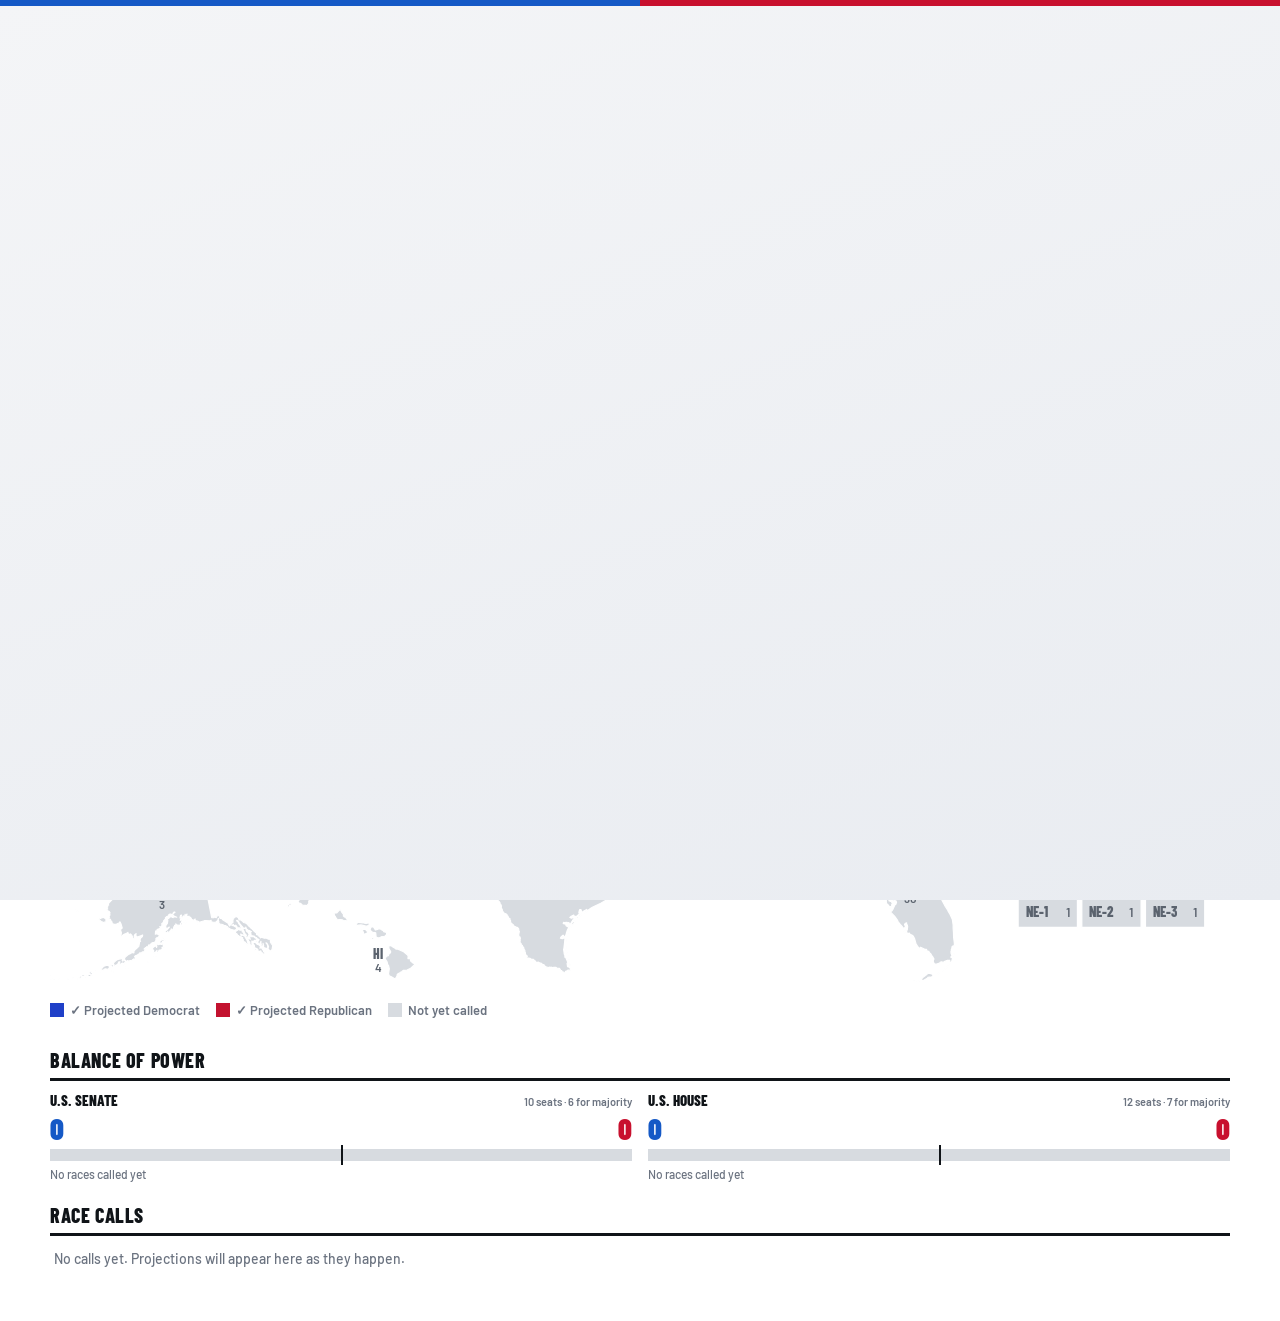
<file: election/index.html>
<!DOCTYPE html>
<html lang="en">
<head>
<meta charset="utf-8">
<meta name="viewport" content="width=device-width, initial-scale=1">
<title>Election Night in America (Copy)</title>
<link rel="preconnect" href="https://fonts.googleapis.com">
<link href="https://fonts.googleapis.com/css2?family=Barlow+Condensed:wght@500;600;700;800;900&family=Barlow:wght@400;500;600;700;800&display=swap" rel="stylesheet">
<style>
:root{
  --ink:#101418; --mute:#6b7380; --line:#e3e6ea; --soft:#f4f5f7; --red:#cc0000;
  --D3:#1559c6; --D2:#5c8fe0; --D1:#a8c3f0; --T:#efce6b; --R1:#f3b1ab; --R2:#e2665d; --R3:#c8102e; --U:#d7dbe0;
  --DC:#1f40c8; --RC:#c3122f; --IC:#e8660c; --I3:#f28a3a;
}
*{box-sizing:border-box}
html,body{margin:0;background:#fff;color:var(--ink);font-family:Barlow,system-ui,sans-serif}
button,input,select{font-family:inherit}
.topstrip{height:6px;background:linear-gradient(90deg,var(--D3) 0 50%,var(--R3) 50% 100%)}
.wrap{max-width:1220px;margin:0 auto;padding:18px 20px 40px;background:#fff}
.cond{font-family:"Barlow Condensed",sans-serif}

/* ===== header ===== */
.head{display:flex;justify-content:space-between;align-items:center;gap:14px;flex-wrap:wrap}
.brand{display:flex;align-items:stretch}
.brand .tag{background:var(--red);color:#fff;font:800 13px "Barlow Condensed";letter-spacing:.12em;padding:6px 10px;text-transform:uppercase;display:flex;align-items:center}
.brand h1{margin:0;background:var(--ink);color:#fff;font:800 clamp(18px,2.6vw,28px)/1 "Barlow Condensed";text-transform:uppercase;letter-spacing:.02em;padding:8px 14px}
.sub{font:600 13px Barlow;color:var(--mute);margin-top:8px;text-transform:uppercase;letter-spacing:.08em}
.right{display:flex;align-items:center;gap:8px;flex-wrap:wrap}
.pill{display:inline-flex;align-items:center;gap:7px;padding:5px 11px;border-radius:3px;font:800 12px "Barlow Condensed";letter-spacing:.14em;background:var(--soft);color:var(--mute)}
.pill .dot{width:8px;height:8px;border-radius:50%;background:currentColor}
.pill.live{background:var(--red);color:#fff}
.pill.live .dot{animation:pulse 1.4s infinite}
@keyframes pulse{0%{box-shadow:0 0 0 0 rgba(255,255,255,.9)}70%{box-shadow:0 0 0 8px rgba(255,255,255,0)}100%{box-shadow:0 0 0 0 rgba(255,255,255,0)}}
.meta{font:500 13px Barlow;color:var(--mute);display:inline-flex;align-items:center;gap:5px}
.watch{display:none}
.iconbtn{border:1px solid var(--line);background:#fff;border-radius:4px;padding:7px 11px;font:700 13px "Barlow Condensed";letter-spacing:.08em;text-transform:uppercase;cursor:pointer;display:inline-flex;gap:6px;align-items:center;color:var(--ink)}
.iconbtn:hover{background:var(--soft)}
.iconbtn.on{background:var(--ink);color:#fff;border-color:var(--ink)}

/* ===== banners ===== */
.banner{display:none;margin-top:14px;align-items:stretch}
.banner.on{display:flex;animation:slidein .45s ease}
.banner .k{background:var(--red);color:#fff;font:900 clamp(14px,1.8vw,19px) "Barlow Condensed";letter-spacing:.08em;text-transform:uppercase;padding:9px 14px;white-space:nowrap;display:flex;align-items:center}
.banner .t{background:var(--ink);color:#fff;font:700 clamp(15px,1.9vw,20px) "Barlow Condensed";padding:9px 14px;flex:1;display:flex;align-items:center;text-transform:uppercase;letter-spacing:.02em}
@keyframes slidein{from{transform:translateX(-12px);opacity:0}to{transform:none;opacity:1}}
.wibar{display:none;margin-top:14px;background:repeating-linear-gradient(135deg,#fff7dc 0 14px,#fff1c4 14px 28px);border:1px solid #e8d38a;padding:10px 14px;font:600 14px Barlow;align-items:center;gap:12px;flex-wrap:wrap}
.wibar.on{display:flex}
.wibar b{font:800 15px "Barlow Condensed";letter-spacing:.08em;text-transform:uppercase}

/* ===== scoreboard ===== */
.board{display:grid;grid-template-columns:1fr auto 1fr;align-items:end;gap:14px;margin:22px 0 12px}
.cand{display:flex;align-items:center;gap:14px}
.cand.r{flex-direction:row-reverse;text-align:right}
.avatar{width:clamp(48px,6vw,70px);height:clamp(48px,6vw,70px);border-radius:50%;display:grid;place-items:center;color:#fff;font:800 clamp(18px,2.4vw,26px) "Barlow Condensed";flex:none;position:relative}
.cand.d .avatar{background:var(--D3)}.cand.r .avatar{background:var(--R3)}
.chk{position:absolute;right:-4px;bottom:-4px;width:24px;height:24px;border-radius:50%;background:#fff;display:none;place-items:center;box-shadow:0 1px 3px rgba(0,0,0,.25)}
.cand.win .chk{display:grid}
.cname{font:800 clamp(17px,2.3vw,26px)/1 "Barlow Condensed";text-transform:uppercase}
.cparty{font:700 12px Barlow;color:var(--mute);letter-spacing:.12em;text-transform:uppercase;margin-top:4px}
.cparty .pv{color:var(--ink);margin-left:6px}
.cev{font:900 clamp(46px,8vw,92px)/.85 "Barlow Condensed";font-variant-numeric:tabular-nums;letter-spacing:-.01em}
.cand.d .cev{color:var(--D3)}.cand.r .cev{color:var(--R3)}
.center{text-align:center;padding-bottom:6px}
.center b{display:block;font:900 30px/1 "Barlow Condensed"}
.center span{font:700 12px Barlow;letter-spacing:.12em;text-transform:uppercase;color:var(--mute)}
.barwrap{position:relative;padding-top:14px}
.tri{position:absolute;left:50%;top:0;transform:translateX(-50%);border-left:8px solid transparent;border-right:8px solid transparent;border-top:10px solid var(--ink)}
.bar{position:relative;height:30px;display:flex;background:var(--U);overflow:hidden}
.bar span{height:100%;transition:width .7s cubic-bezier(.2,.8,.2,1)}
.bar .gap{flex:1}
.bar .mark{position:absolute;left:50%;top:0;bottom:0;width:2px;background:var(--ink);transform:translateX(-1px)}
.subrow{display:flex;justify-content:space-between;font:600 13px Barlow;color:var(--mute);margin-top:7px;gap:10px;flex-wrap:wrap}
.subrow b{color:var(--ink)}

/* ===== map ===== */
.mapbox{margin-top:18px;position:relative}
svg#map{width:100%;height:auto;display:block}
body:not(.editing) svg#map .st{cursor:pointer}
.st{stroke:#fff;stroke-width:1.1;stroke-linejoin:round;transition:fill .5s ease}
.clickable .st{cursor:pointer}
.hov{fill:none;stroke:#101418;stroke-width:2.6;stroke-linejoin:round;stroke-linecap:round;pointer-events:none}
.hov.box{stroke-width:2.4}
.lbl{font-family:"Barlow Condensed";font-weight:800;font-size:12.5px;text-anchor:middle;pointer-events:none;transition:fill .5s}
.lbl .e{font-family:Barlow;font-weight:600;font-size:10.5px}
.bx text{font-family:"Barlow Condensed";font-weight:800;font-size:13px;pointer-events:none;transition:fill .5s}
.bx .e{font-family:Barlow;font-weight:600;font-size:11.5px}
.cap{font:700 10.5px Barlow;fill:var(--mute);letter-spacing:.1em;text-transform:uppercase}
.flipov{pointer-events:none;fill:url(#hatch)}
.flash{fill:none;stroke:var(--ink);stroke-width:3.5;pointer-events:none;animation:flash 2.6s ease-out forwards}
.hl{fill:none;stroke:var(--ink);stroke-width:3;pointer-events:none}
.ptr{fill:rgba(255,196,0,.18);stroke:#ffb800;stroke-width:3.5;pointer-events:none;stroke-dasharray:7 4;animation:ptrdash .8s linear infinite,ptrin .25s ease}
@keyframes ptrdash{to{stroke-dashoffset:-22}}@keyframes ptrin{from{opacity:0}to{opacity:1}}
.ptrtag{pointer-events:none;animation:ptrin .25s ease}
.ptrtag rect{fill:#ffb800}.ptrtag text{font:800 11px "Barlow Condensed";letter-spacing:.08em;fill:#101418}
body:not(.editing) #optBtn,body:not(.editing) #opts{display:none!important}
#instant,#updated{display:none!important}
.instant{display:none;color:#1a9a4f;font-weight:700}
@keyframes flash{0%{opacity:1;stroke-width:7}100%{opacity:0;stroke-width:2}}
.hide-labels .lbl{display:none}
.hide-ev .lbl .e{display:none}
.hide-boxes .bx,.hide-boxes .cap{display:none}
.hide-flips .flipov{display:none}
.hide-closed .gclosed{display:none}
.toast{position:absolute;left:0;bottom:3%;background:#fff;box-shadow:0 6px 24px rgba(0,0,0,.16);display:flex;transform:translateY(12px);opacity:0;transition:all .4s ease;pointer-events:none;max-width:92%}
.toast.on{transform:none;opacity:1}
.toast .bar2{width:8px}
.toast .in{padding:10px 16px}
.toast .k{font:800 12px Barlow;letter-spacing:.14em;color:var(--red);text-transform:uppercase}
.toast .s{font:800 24px/1.05 "Barlow Condensed";text-transform:uppercase;margin-top:2px}
.toast .w{font:600 15px Barlow;margin-top:2px}
.tip{position:fixed;pointer-events:none;background:#fff;box-shadow:0 6px 22px rgba(0,0,0,.18);border-top:5px solid var(--U);padding:10px 13px;display:none;z-index:40;min-width:190px}
.tip .n{font:800 20px/1 "Barlow Condensed";text-transform:uppercase}
.tip .r{font:700 14px Barlow;margin-top:6px}
.tip .m{font:500 12px Barlow;color:var(--mute);margin-top:3px}
.legend{display:flex;flex-wrap:wrap;gap:6px 16px;margin-top:10px;font:600 13px Barlow;color:var(--mute);align-items:center}
.legend span{display:inline-flex;align-items:center;gap:6px}
.legend i{width:14px;height:14px;display:inline-block}
.legend .hatch{background:repeating-linear-gradient(45deg,#888 0 2px,#fff 2px 5px);outline:1px solid #ccc}

/* ===== cards ===== */
#pathSec,#ratingsSec,#wiBtn,#wibar{display:none!important}
.cards{display:grid;grid-template-columns:1fr;gap:22px;margin-top:30px}
.section{margin-top:30px}
.cards .section{margin-top:0}
.sh{display:flex;align-items:center;justify-content:space-between;gap:10px;border-bottom:3px solid var(--ink);padding-bottom:6px}
.sh h2{margin:0;font:800 20px "Barlow Condensed";text-transform:uppercase;letter-spacing:.03em}
.sh small{font:600 12px Barlow;color:var(--mute)}
.feed{list-style:none;margin:0;padding:0;max-height:430px;overflow:auto}
.feed li{display:grid;grid-template-columns:62px 10px 1fr auto;gap:10px;align-items:center;padding:10px 4px;border-bottom:1px solid var(--line);animation:feedin .5s ease}
@keyframes feedin{from{background:#fff6d6}to{background:transparent}}
.feed .tm{font:600 12px Barlow;color:var(--mute);font-variant-numeric:tabular-nums}
.feed .sw2{width:10px;height:30px}
.feed .tx b{display:block;font:800 16px/1.1 "Barlow Condensed";text-transform:uppercase}
.feed .tx span{font:500 13px Barlow;color:var(--mute)}
.feed .badge{font:800 11px Barlow;letter-spacing:.1em;padding:3px 7px;text-transform:uppercase;border-radius:2px}
.badge.call{background:var(--red);color:#fff}
.badge.rate{background:var(--soft);color:var(--mute)}
.badge.pres{background:var(--ink);color:#fff}
.feed .none{display:block;font:500 14px Barlow;color:var(--mute);padding:14px 4px;border:0}
.p270{display:grid;grid-template-columns:1fr 1fr;gap:14px;margin-top:12px}
.pc{border:1px solid var(--line);padding:12px 14px;border-top:5px solid}
.pc .who{font:800 16px "Barlow Condensed";text-transform:uppercase}
.pc .need{font:900 44px/1 "Barlow Condensed";margin-top:6px}
.pc .need small{font:700 13px Barlow;color:var(--mute);margin-left:4px;letter-spacing:.04em}
.pc .prog{height:8px;background:var(--soft);margin:10px 0 8px;position:relative;overflow:hidden}
.pc .prog i{position:absolute;left:0;top:0;bottom:0;transition:width .7s}
.pc .ln{font:500 13px Barlow;color:var(--mute);margin-top:3px}
.pc .ln b{color:var(--ink)}
.prizes{margin-top:14px}
.prizes h4{margin:0 0 6px;font:800 13px Barlow;letter-spacing:.12em;text-transform:uppercase;color:var(--mute)}
.prize{display:flex;align-items:center;gap:10px;padding:7px 0;border-bottom:1px solid var(--line);font:600 14px Barlow;cursor:default}
.prize .chip{font:800 11px Barlow;padding:2px 7px;text-transform:uppercase;letter-spacing:.06em}
.prize .ev{margin-left:auto;font:800 17px "Barlow Condensed"}
.cols{display:grid;grid-template-columns:repeat(3,minmax(160px,1fr));gap:8px;margin-top:12px;overflow-x:auto}
.col .ch{color:#fff;padding:8px 10px;display:flex;justify-content:space-between;align-items:baseline;font:800 15px "Barlow Condensed";text-transform:uppercase}
.col .ch b{font:900 22px "Barlow Condensed"}
.col.light .ch{color:var(--ink)}
.col ul{list-style:none;margin:0;padding:6px 0 0}
.col li{display:flex;justify-content:space-between;align-items:center;font:600 14px Barlow;padding:5px 10px;border-bottom:1px solid var(--line);cursor:default}
.col li:hover{background:var(--soft)}
.col li span{color:var(--mute)}
.col li .c{color:var(--red);font-weight:800;margin-left:4px}
.col .empty{font:500 13px Barlow;color:var(--mute);padding:6px 10px}

/* ===== ticker ===== */
.ticker{position:fixed;left:0;right:0;bottom:0;display:none;background:var(--ink);color:#fff;height:38px;z-index:30;overflow:hidden}
.ticker.on{display:flex}
.ticker .k{background:var(--red);font:900 14px "Barlow Condensed";letter-spacing:.12em;padding:0 14px;display:flex;align-items:center;text-transform:uppercase;z-index:1}
.ticker .track{flex:1;overflow:hidden;display:flex;align-items:center}
.ticker .run{white-space:nowrap;font:700 16px "Barlow Condensed";letter-spacing:.04em;text-transform:uppercase;padding-left:100%;animation:run linear infinite}
@keyframes run{from{transform:translateX(0)}to{transform:translateX(-100%)}}
body.has-ticker .wrap{padding-bottom:70px}
body.solid #b-D2,body.solid #b-D1{background:var(--D3)!important}
body.solid #b-R2,body.solid #b-R1{background:var(--R3)!important}

/* ===== panels ===== */
.panel{display:none;margin-top:16px;border:1px solid var(--line);border-top:4px solid var(--ink);background:#fff;padding:14px 16px}
.panel.on{display:block}
.panel h3{margin:0 0 12px;font:800 15px "Barlow Condensed";text-transform:uppercase;letter-spacing:.1em}
.toggles{display:grid;grid-template-columns:repeat(auto-fill,minmax(220px,1fr));gap:10px 18px}
.tg{display:flex;align-items:center;gap:10px;font:600 14px Barlow;cursor:pointer;user-select:none}
.tg input{display:none}
.sw{width:38px;height:22px;border-radius:11px;background:#c9cdd3;position:relative;flex:none;transition:background .2s}
.sw:after{content:"";position:absolute;left:3px;top:3px;width:16px;height:16px;border-radius:50%;background:#fff;transition:left .2s;box-shadow:0 1px 2px rgba(0,0,0,.2)}
.tg input:checked+.sw{background:var(--ink)}
.tg input:checked+.sw:after{left:19px}
.seg{display:inline-flex;border:1px solid var(--line);border-radius:4px;overflow:hidden}
.seg button{border:0;background:#fff;padding:6px 10px;font:700 13px Barlow;cursor:pointer;color:var(--mute)}
.seg button.sel{background:var(--ink);color:#fff}
.optrow{display:flex;align-items:center;gap:10px;font:600 14px Barlow;margin-top:12px;flex-wrap:wrap}
.editor{border-top-color:var(--red)}
.editor h3{color:var(--red)}
#editor{position:sticky;top:0;z-index:25;box-shadow:0 6px 14px rgba(0,0,0,.05)}
.brushes{display:flex;flex-wrap:wrap;gap:6px;align-items:center}
.brush{border:0;padding:8px 11px;font:800 14px "Barlow Condensed";letter-spacing:.04em;text-transform:uppercase;cursor:pointer;color:#fff;outline:3px solid transparent;outline-offset:2px}
.brush.dark{color:var(--ink)}
.brush.sel{outline-color:var(--ink)}
.brush kbd{font:600 10px Barlow;opacity:.75;margin-left:6px}
.brush.call{box-shadow:inset 0 0 0 2px rgba(255,255,255,.5)}
.vsep{width:1px;height:28px;background:var(--line);margin:0 4px}
.fields{display:grid;grid-template-columns:repeat(4,1fr);gap:10px}
.fields label{font:700 11px Barlow;color:var(--mute);text-transform:uppercase;letter-spacing:.1em;display:block}
.fields input,.fields select{width:100%;margin-top:4px;border:1px solid var(--line);padding:8px 10px;font:500 14px Barlow;color:var(--ink);background:#fff;border-radius:3px}
.fields .w2{grid-column:span 2}.fields .w4{grid-column:span 4}
.row{display:flex;gap:8px;align-items:center;margin-top:12px;flex-wrap:wrap}
.btn{background:#fff;border:1px solid var(--line);color:var(--ink);padding:8px 12px;font:800 13px "Barlow Condensed";cursor:pointer;text-transform:uppercase;letter-spacing:.08em;border-radius:3px}
.btn:hover{background:var(--soft)}
.btn.danger{color:var(--red);border-color:#f0c4c4}
.btn.blue{color:#fff;background:var(--D3);border-color:var(--D3)}
.btn.redf{color:#fff;background:var(--R3);border-color:var(--R3)}
.btn:disabled{opacity:.4;cursor:default}
.save{font:600 13px Barlow;color:var(--mute);margin-left:auto}
.confirm{display:none;gap:8px;align-items:center;font:600 14px Barlow;background:#fff3f3;padding:4px 4px 4px 10px;border-radius:3px}
.confirm.on{display:inline-flex}
.notice{margin-top:16px;padding:12px 14px;border-left:4px solid var(--red);background:var(--soft);font:600 14px Barlow;display:none}
.hint{font:500 13px Barlow;color:var(--mute);margin-top:10px}
#settings{margin-top:26px}
.subh{font:800 12px Barlow;letter-spacing:.14em;text-transform:uppercase;color:var(--mute);margin:16px 0 8px}
.subh:first-of-type{margin-top:0}

/* ===== photos ===== */
.hasimg{background-size:cover!important;background-position:center 22%!important;color:transparent!important}
.cand .avatar.hasimg{box-shadow:0 0 0 3px #fff,0 0 0 6px var(--ring,#999)}
.cand.d .avatar{--ring:var(--D3)}.cand.r .avatar{--ring:var(--R3)}
.proj .pav.hasimg{box-shadow:0 0 0 6px rgba(255,255,255,.85),0 10px 30px rgba(0,0,0,.35)}
.photos{display:grid;grid-template-columns:repeat(3,1fr);gap:12px;margin-top:12px}
.ph{display:flex;gap:14px;align-items:center;border:1px dashed #c9cdd3;padding:12px;border-radius:4px;transition:background .2s,border-color .2s}
.ph.drag{background:#eef4ff;border-color:var(--D3)}
.phprev{width:72px;height:72px;border-radius:50%;flex:none;display:grid;place-items:center;color:#fff;font:800 24px "Barlow Condensed";background-color:var(--U)}
.ph[data-p="D"] .phprev{background-color:var(--D3)}.ph[data-p="R"] .phprev{background-color:var(--R3)}.ph[data-p="I"] .phprev{background-color:var(--IC)}
.ph b{display:block;font:800 15px "Barlow Condensed";text-transform:uppercase;letter-spacing:.04em}
.ph small{display:block;font:500 12px Barlow;color:var(--mute);margin-top:6px}
.ph .row{margin-top:6px}
.ph label.btn{display:inline-block}
.pc .who{display:flex;align-items:center;gap:8px}
.mini{width:30px;height:30px;border-radius:50%;flex:none;display:grid;place-items:center;color:#fff;font:800 13px "Barlow Condensed"}
@media (max-width:760px){.photos{grid-template-columns:1fr}}

/* ===== poll closings ===== */
body.nopolls .pollrow,body.nopolls #resetPolls{display:none!important}
.pollrow{display:flex;align-items:center;gap:8px;flex-wrap:wrap;margin-top:12px}
.pollrow .pl{font:800 12px Barlow;letter-spacing:.12em;text-transform:uppercase;color:var(--mute);margin-right:4px}
#pollBtns{display:flex;gap:6px;flex-wrap:wrap}
.pbtn{border:1px solid var(--ink);background:#fff;color:var(--ink);padding:6px 10px;font:800 13px "Barlow Condensed";letter-spacing:.04em;cursor:pointer;border-radius:3px;display:inline-flex;gap:6px;align-items:baseline}
.pbtn small{font:600 11px Barlow;color:var(--mute)}
.pbtn:hover{background:var(--soft)}
.pbtn.done{background:var(--ink);color:#fff}.pbtn.done small{color:#aab2bf}

.prepbar{display:none;align-items:center;gap:12px;flex-wrap:wrap;margin-top:10px;padding:10px 12px;border:2px solid #e0b21c;background:repeating-linear-gradient(135deg,#fff8dd 0 14px,#fff2c2 14px 28px)}
.prepbar.on{display:flex}
.prepbar .pt{flex:1;min-width:240px}
.prepbar .pt b{display:block;font:900 17px "Barlow Condensed";text-transform:uppercase;letter-spacing:.04em}
.prepbar .pt span{font:600 13px Barlow;color:#5b4a0e}
.pbtn.prep{background:#e0b21c;border-color:#e0b21c;color:#101418}
.pbtn:disabled{opacity:.45;cursor:default}
.staged{fill:none;stroke:#e0b21c;stroke-width:3;stroke-dasharray:6 4;pointer-events:none}

.pdur{display:inline-flex;align-items:center;gap:8px;font:600 14px Barlow;margin-left:14px}
.pdur input{width:70px;border:1px solid var(--line);padding:6px 8px;font:700 14px Barlow;border-radius:3px;text-align:center}
.pdur small{font:500 12px Barlow;color:var(--mute)}

.sndgrid{display:flex;flex-wrap:wrap;gap:10px 16px;align-items:flex-end;margin-top:14px;padding-top:12px;border-top:1px solid var(--line)}
.sndgrid b{font:800 12px Barlow;letter-spacing:.12em;text-transform:uppercase;color:var(--mute);align-self:center}
.sndgrid label{font:700 11px Barlow;color:var(--mute);text-transform:uppercase;letter-spacing:.08em;display:flex;flex-direction:column;gap:4px}
.sndgrid select{border:1px solid var(--line);padding:6px 8px;font:600 13px Barlow;color:var(--ink);background:#fff;border-radius:3px;text-transform:none;letter-spacing:0}

/* ===== no-scroll viewer layout ===== */
body.fit{height:100vh;height:100dvh;overflow:hidden}
body.fit .topstrip{position:absolute;left:0;right:0;top:0}
body.fit .wrap{height:100vh;height:100dvh;display:flex;flex-direction:column;max-width:1500px;padding:14px 22px 14px}
body.fit.has-ticker .wrap{padding-bottom:50px}
body.fit .head,body.fit .banner,body.fit .board,body.fit .barwrap,body.fit .subrow{flex:none}
body.fit .banner{margin-top:10px}
body.fit .board{margin:clamp(8px,1.6vh,18px) 0 8px}
body.fit .cev{font-size:clamp(38px,9vh,92px)}
body.fit .avatar{width:clamp(42px,6.5vh,70px);height:clamp(42px,6.5vh,70px)}
body.fit .cname{font-size:clamp(16px,2.6vh,26px)}
body.fit .center b{font-size:clamp(22px,3.2vh,30px)}
body.fit .bar{height:clamp(18px,3vh,30px)}
body.fit .mapzone{flex:1;min-height:0;display:grid;grid-template-columns:minmax(0,1fr) clamp(240px,22vw,330px);gap:22px;margin-top:clamp(8px,1.4vh,16px)}
body.fit .mapcol{display:flex;flex-direction:column;min-height:0;min-width:0}
body.fit .mapbox{flex:1;min-height:0;margin-top:0;display:flex;align-items:center;justify-content:center}
body.fit svg#map{width:100%;height:100%;max-height:100%}
body.fit .legend{flex:none;margin-top:6px}
body.fit .cards{margin-top:0;min-height:0;display:flex;flex-direction:column}
body.fit #feedSec{display:flex;flex-direction:column;min-height:0;flex:1}
body.fit .feed{max-height:none;flex:1;overflow:hidden;min-height:0}
body.fit .feed li{grid-template-columns:56px 8px 1fr;padding:8px 2px}
body.fit .feed .badge{display:none}
body.fit .notice{flex:none}
@media (max-width:820px){body.fit .mapzone{grid-template-columns:1fr}body.fit .cards{display:none}body.fit .subrow{font-size:11px}}
@media (max-height:620px){body.fit .banner{display:none!important}body.fit .legend{display:none}}
@media (max-width:560px){body.fit .avatar{display:none}body.fit .cev{font-size:clamp(34px,12vw,60px)}body.fit .cname{font-size:15px}body.fit .board{gap:8px}body.fit .wrap{padding:10px 14px}body.fit.has-ticker .wrap{padding-bottom:46px}}

/* ===== Congress ===== */
.ctime{margin:0 0 12px}.ctime .pdur:first-child{margin-left:0}
.cgrid{display:grid;grid-template-columns:1fr 1fr;gap:18px}
.chh{display:flex;justify-content:space-between;align-items:baseline;border-bottom:3px solid var(--ink);padding-bottom:4px;margin-bottom:6px}
.chh b{font:800 17px "Barlow Condensed";text-transform:uppercase}.chh span{font:600 12px Barlow;color:var(--mute)}
.crow{display:flex;align-items:center;gap:8px;padding:5px 0;border-bottom:1px solid var(--line);font:600 14px Barlow}
.cth{width:30px;height:30px;border-radius:50%;border:2px dashed #b9bfc8;background:#f4f5f7 center/cover no-repeat;font:800 10px "Barlow Condensed";color:var(--mute);cursor:pointer;flex:none;padding:0}
.cth:hover{border-color:var(--ink);color:var(--ink)}
.cth.hasimg{border:2px solid #fff;box-shadow:0 0 0 2px var(--line);color:transparent}
.cth.D.hasimg{box-shadow:0 0 0 2px var(--D3)}.cth.R.hasimg{box-shadow:0 0 0 2px var(--R3)}
.cthx{border:0;background:none;color:var(--mute);font:700 15px Barlow;cursor:pointer;padding:0 2px;margin-left:-6px}
.cthx:hover{color:var(--red)}
.bch li i.ph{width:20px;height:20px;background-size:cover!important;background-position:center 22%!important}
.crow .pp{font:800 11px Barlow;color:#fff;padding:2px 6px;border-radius:2px}
.crow .pp.D{background:var(--D3)}.crow .pp.R{background:var(--R3)}
.crow .nm{flex:1;min-width:0}.crow .nm small{color:var(--mute);font-weight:600;margin-left:4px}
.crow .btn{padding:5px 9px;font-size:12px}
.crow.won{background:#f3fbf6}.crow.queued{background:#fff8dd}.crow .wl.q{color:#a07800}.crow .wl{font:800 12px Barlow;color:#1a9a4f;letter-spacing:.06em;text-transform:uppercase}
.bop{display:grid;grid-template-columns:1fr 1fr;gap:16px;margin-top:10px}
.bch .bt{display:flex;justify-content:space-between;align-items:baseline;font:800 15px "Barlow Condensed";text-transform:uppercase}
.bch .bt small{font:600 11px Barlow;color:var(--mute);text-transform:none}
.bch .bn{display:flex;justify-content:space-between;font:900 30px/1 "Barlow Condensed";margin-top:4px}
.bch .bn .d{color:var(--D3)}.bch .bn .r{color:var(--R3)}
.bch .bb{position:relative;height:12px;background:var(--U);display:flex;margin-top:6px}
.bch .bb i{height:100%;transition:width .6s}.bch .bb .g{flex:1}
.bch .bb .mk{position:absolute;top:-4px;bottom:-4px;width:2px;background:var(--ink)}
.bch ul{list-style:none;margin:8px 0 0;padding:0}
.bch li{display:flex;align-items:center;gap:6px;font:600 13px Barlow;padding:3px 0}
.bch li i{width:8px;height:8px;border-radius:50%}
.bch li small{color:var(--mute)}
.bch .none{font:500 12px Barlow;color:var(--mute);margin-top:6px}
.bch .won{font:800 11px Barlow;letter-spacing:.08em;text-transform:uppercase;margin-top:6px}
body.fit .bop{grid-template-columns:1fr}
body.fit #congSec{flex:none;margin-bottom:14px}
body.fit .bch ul{display:none}
@media (max-width:760px){.cgrid,.bop{grid-template-columns:1fr}}

/* ===== county map (magic wall) ===== */
.wall{position:fixed;inset:0;z-index:55;background:#fff;display:none;flex-direction:column}
.wall.on{display:flex}
.wall.fading{opacity:0;transition:opacity .25s ease}
@keyframes wfin{from{opacity:0}to{opacity:1}}
.wtop{display:flex;align-items:stretch;gap:8px;padding:12px 18px;border-bottom:3px solid var(--ink);flex:none}
.wtag{background:var(--red);color:#fff;font:800 14px "Barlow Condensed";letter-spacing:.12em;text-transform:uppercase;padding:6px 12px;display:flex;align-items:center}
.wtitle{background:var(--ink);color:#fff;font:800 20px/1 "Barlow Condensed";text-transform:uppercase;padding:8px 14px;display:flex;align-items:center}
.wsp{flex:1}.wtop .btn{align-self:center}
.wbody{flex:1;min-height:0;display:grid;grid-template-columns:minmax(0,1fr) 360px}
.wmap{position:relative;min-height:0;display:flex;align-items:center;justify-content:center;padding:18px;background:#fff}
.wall{--wui:1}.wall .wtop,.wall .wpanel{opacity:var(--wui)}
.wall .wbg .wbase,.wall .wbg .wother{stroke:#fff;stroke-width:1.1;stroke-linejoin:round}
#wSvg{width:100%;height:100%;max-height:100%}
#wSvg .ws{stroke:#fff;stroke-width:1;cursor:pointer;transition:fill .4s}
#wSvg .ws:hover{stroke:var(--ink);stroke-width:2}
#wSvg .wc{stroke:#fff;stroke-linejoin:round;cursor:crosshair;transition:fill .6s ease}
#wSvg .wother,#wSvg .wbase{stroke:#fff;stroke-width:1.1;stroke-linejoin:round}
#wSvg .whov{fill:none;stroke:#101418;stroke-linejoin:round}
#wSvg .wsel{fill:none;stroke:#101418;stroke-linejoin:round}
#wSvg{cursor:zoom-out}#wSvg .wc{cursor:pointer}
#wSvg .wl{font:800 11px "Barlow Condensed";text-anchor:middle;pointer-events:none}
.wload{position:absolute;inset:0;display:none;align-items:center;justify-content:center;font:700 15px Barlow;color:var(--mute)}
.wload.on{display:flex}
.wpanel{border-left:1px solid var(--line);overflow:auto;padding:18px 20px}
.wpanel h2{margin:0;font:900 40px/1 "Barlow Condensed";text-transform:uppercase}
.wpanel .wev{font:700 13px Barlow;color:var(--mute);letter-spacing:.1em;text-transform:uppercase;margin-top:4px}
.wstat{margin-top:14px;padding:12px 14px;color:#fff;display:flex;align-items:center;gap:12px}
.wstat.none{background:var(--soft);color:var(--ink)}
.wstat .av{width:52px;height:52px;border-radius:50%;background:#fff;display:grid;place-items:center;font:900 20px "Barlow Condensed";flex:none;background-size:cover;background-position:center 22%}
.wstat b{display:block;font:800 12px Barlow;letter-spacing:.14em;text-transform:uppercase;opacity:.9}
.wstat span{font:900 26px/1 "Barlow Condensed";text-transform:uppercase}
.wsec{margin-top:18px}
.wsec h4{margin:0 0 8px;font:800 12px Barlow;letter-spacing:.14em;text-transform:uppercase;color:var(--mute);border-bottom:2px solid var(--ink);padding-bottom:4px}
.wrow{display:grid;grid-template-columns:30px 1fr auto;gap:4px 10px;align-items:center;padding:7px 0;border-bottom:1px solid var(--line)}
.wrow .ma{width:30px;height:30px;border-radius:50%;display:grid;place-items:center;color:#fff;font:800 12px "Barlow Condensed";background-size:cover;background-position:center 22%;grid-row:span 2}
.wrow .ma.hasimg{color:transparent}
.wrow .nm{font:800 16px "Barlow Condensed";text-transform:uppercase}
.wrow .nm .ck{color:#1a9a4f;margin-left:4px}
.wrow .wpc{font:900 22px/1 "Barlow Condensed";text-align:right}
.wrow .vt{font:600 12px Barlow;color:var(--mute)}
.wrow .br{grid-column:2/4;height:6px;background:var(--soft);position:relative}.wrow .br i{position:absolute;left:0;top:0;bottom:0}
.wnote{font:500 12px Barlow;color:var(--mute);margin-top:10px}
.whint{font:600 14px Barlow;color:var(--mute);margin-top:12px}
.wleg{display:flex;flex-wrap:wrap;gap:4px 10px;font:600 11px Barlow;color:var(--mute);margin-top:14px;align-items:center}
.wleg .sw3{display:inline-flex;gap:2px}.wleg i{width:12px;height:12px}
@media (max-width:860px){.wbody{grid-template-columns:1fr;grid-template-rows:minmax(0,1.2fr) minmax(0,1fr)}.wpanel{border-left:0;border-top:1px solid var(--line)}.wpanel h2{font-size:30px}}

.wrep{margin-top:14px;font:600 13px Barlow;color:var(--mute)}.wrep b{color:var(--ink);font:900 18px "Barlow Condensed"}
.wrepbar{height:6px;background:var(--soft);margin-top:5px;position:relative}.wrepbar i{position:absolute;left:0;top:0;bottom:0;background:var(--ink);transition:width .8s}
.wlead{margin-top:14px;padding:12px;border:2px dashed #e0b21c;background:#fffbea;display:flex;flex-direction:column;gap:8px}
.wlead b{font:800 12px Barlow;letter-spacing:.12em;text-transform:uppercase;color:#7a5c00}
.wlead .seg{flex-wrap:wrap}.wlead .pdur{margin-left:0}.wlead small{font:500 12px Barlow;color:var(--mute)}

.leadrow .pdur{margin-left:6px}
.rphint{font:500 12px Barlow;color:var(--mute)}
.rptag{font:800 10px 'Barlow Condensed';pointer-events:none;fill:#101418}
#leadBtns{display:flex;gap:6px;flex-wrap:wrap}
.lbtn{border:2px solid var(--lc);background:#fff;color:var(--ink);padding:5px 10px;font:800 13px "Barlow Condensed";letter-spacing:.04em;text-transform:uppercase;cursor:pointer;border-radius:3px}
.lbtn.sel{background:var(--lc);color:#fff;outline:3px solid var(--ink);outline-offset:1px}
.lbtn.auto{--lc:#8b919c}
.leadov{fill:none;stroke-dasharray:6 4;stroke-width:3;pointer-events:none}

.wtabs{display:flex;gap:0;margin-top:14px;border:1px solid var(--line);border-radius:4px;overflow:hidden}
.wtabs button{flex:1;border:0;background:#fff;padding:9px 6px;font:800 14px "Barlow Condensed";letter-spacing:.08em;text-transform:uppercase;color:var(--mute);cursor:pointer}
.wtabs button.on{background:var(--ink);color:#fff}
.wrace{margin:4px 0 8px;padding:8px 10px;font:800 15px "Barlow Condensed";text-transform:uppercase;background:var(--soft);color:var(--ink)}
.wrace.called{color:#fff}
.wcand{display:flex;align-items:center;gap:10px;padding:7px 0;border-bottom:1px solid var(--line)}
.wcand .ma{width:34px;height:34px;border-radius:50%;display:grid;place-items:center;color:#fff;font:800 12px "Barlow Condensed";background-size:cover;background-position:center 22%;flex:none}
.wcand .ma.hasimg{color:transparent}
.wcand .nm{flex:1;font:800 16px "Barlow Condensed";text-transform:uppercase}.wcand .nm small{display:block;font:600 12px Barlow;color:var(--mute);text-transform:none}
.wcand .tg2.win{font:800 12px Barlow;letter-spacing:.08em;text-transform:uppercase;color:#1a9a4f}

/* ===== control room page ===== */
.lpage{position:fixed;inset:0;z-index:60;background:linear-gradient(160deg,#f4f5f7,#e9ecf1);display:none;align-items:center;justify-content:center;padding:20px;overflow:auto}
.lpage.on{display:flex}
.lpage .lstrip{position:absolute;left:0;right:0;top:0;height:6px;background:linear-gradient(90deg,var(--D3) 0 50%,var(--R3) 50% 100%)}
.lcard{background:#fff;width:100%;max-width:560px;border-top:5px solid var(--ink);box-shadow:0 20px 50px rgba(16,20,24,.12);padding:22px 24px 18px;animation:up .45s cubic-bezier(.2,1,.3,1)}
.lbrand{display:flex;align-items:stretch;gap:0;margin-bottom:14px;flex-wrap:wrap}
.ltag{background:var(--red);color:#fff;font:800 13px "Barlow Condensed";letter-spacing:.12em;padding:6px 10px;text-transform:uppercase;display:flex;align-items:center}
.lname{background:var(--ink);color:#fff;font:800 18px/1 "Barlow Condensed";text-transform:uppercase;padding:8px 12px;display:flex;align-items:center}
.lbrand small{margin-left:auto;align-self:center;font:700 12px Barlow;color:var(--mute);letter-spacing:.1em;text-transform:uppercase}
.lcard .login,.lcard .unlocked{margin-top:0;flex-direction:column;align-items:stretch;text-align:left}
.lcard .login .lk,.lcard .unlocked .ok{align-self:flex-start}
.lcard #loginForm{width:100%}.lcard #pw{flex:1;width:auto;font-size:16px;padding:11px 12px}
.lcard .unlocked .btn{align-self:flex-start}
.lback{margin-top:14px;background:none;border:0;padding:6px 0;font:700 14px Barlow;color:var(--ink);cursor:pointer}
.lback:hover{text-decoration:underline}

/* ===== control room ===== */
.login,.unlocked{display:flex;align-items:center;gap:16px;flex-wrap:wrap;margin-top:12px;border:1px solid var(--line);padding:16px 18px;background:linear-gradient(90deg,var(--soft),#fff)}
.login .lk{width:48px;height:48px;border-radius:50%;background:var(--ink);color:#fff;display:grid;place-items:center;flex:none}
.lt{flex:1;min-width:220px}.lt b{display:block;font:800 18px "Barlow Condensed";text-transform:uppercase;letter-spacing:.03em}.lt span{font:500 14px Barlow;color:var(--mute)}
#loginForm{display:flex;gap:8px}
#pw{border:1px solid var(--line);padding:9px 12px;font:500 15px Barlow;width:230px;border-radius:3px}
#pw:focus{outline:2px solid var(--ink);outline-offset:1px}
.btn.dark{background:var(--ink);color:#fff;border-color:var(--ink)}
.pwmsg{width:100%;font:600 13px Barlow;color:var(--red);min-height:0}
.pwmsg:empty{display:none}
.login.shake{animation:shake .4s}
@keyframes shake{20%,60%{transform:translateX(-7px)}40%,80%{transform:translateX(7px)}}
.unlocked{display:none;border-color:#bfe6cc;background:linear-gradient(90deg,#effaf3,#fff)}
.unlocked .ok{width:48px;height:48px;border-radius:50%;background:#1fb35a;color:#fff;display:grid;place-items:center;font:900 24px Barlow;flex:none}
body.editing .login{display:none}body.editing .unlocked{display:flex}
.unlocked.warn{border-color:#f0c4c4;background:linear-gradient(90deg,#fff3f3,#fff)}.unlocked.warn .ok{background:var(--red)}


/* ===== site lock ===== */
.gate{position:fixed;inset:0;z-index:200;background:linear-gradient(160deg,#f4f5f7,#e9ecf1);display:none;align-items:center;justify-content:center;padding:20px}
body.gated .gate{display:flex}body.gated{overflow:hidden}
body.gated .standby,body.gated .proj,body.gated .pollpop,body.gated .wall,body.gated .ticker,body.gated .tip{display:none!important}
body.gated .lpage{z-index:210}
body.gateload .gate .lcard{visibility:hidden}
.gate .lstrip{position:absolute;left:0;right:0;top:0;height:6px;background:linear-gradient(90deg,var(--D3) 0 50%,var(--R3) 50% 100%)}
.gate .lcard{max-width:480px}
#gateForm{display:flex;gap:8px;margin-top:6px}#gatePw{flex:1;border:1px solid var(--line);padding:11px 12px;font:500 16px Barlow;border-radius:3px}
#gatePw:focus{outline:2px solid var(--ink);outline-offset:1px}
.gate .login.shake{animation:shake .4s}
.gate .gedit{margin-top:14px;background:none;border:0;padding:6px 0;font:700 13px Barlow;color:var(--mute);cursor:pointer}
.gate .gedit:hover{text-decoration:underline;color:var(--ink)}
.slock{display:none;margin-top:12px;border:1px solid var(--line);padding:16px 18px;background:#fff;flex-direction:column;gap:10px}
body.editing .slock{display:flex}
.slock .row{display:flex;gap:8px;align-items:center;flex-wrap:wrap}
.slock .st{font:800 13px Barlow;letter-spacing:.08em;text-transform:uppercase;padding:4px 8px;border-radius:2px;background:#e8f7ee;color:#137a3c}
.slock .st.on{background:#fde8e8;color:var(--red)}
#sitePw{flex:1;min-width:160px;border:1px solid var(--line);padding:9px 12px;font:500 15px Barlow;border-radius:3px}
.slock .msg{font:600 13px Barlow;color:var(--mute)}.slock .msg:empty{display:none}

/* ===== archive ===== */
.arc{position:fixed;inset:0;z-index:220;background:#f4f5f7;display:none;overflow:auto;-webkit-overflow-scrolling:touch}
.arc.on{display:block}
.arcbar{position:sticky;top:0;z-index:5;background:#fff;border-bottom:1px solid var(--line);box-shadow:0 4px 14px rgba(0,0,0,.05)}
.arcbar .in{max-width:1200px;margin:0 auto;padding:10px 20px;display:flex;align-items:center;gap:0;flex-wrap:wrap}
.arcbar .tg{background:var(--red);color:#fff;font:800 13px "Barlow Condensed";letter-spacing:.14em;padding:7px 10px;text-transform:uppercase}
.arcbar .nm{background:var(--ink);color:#fff;font:900 20px/1 "Barlow Condensed";letter-spacing:.06em;padding:7px 12px;text-transform:uppercase}
.arcbar nav{display:flex;gap:2px;margin-left:18px;flex-wrap:wrap}
.arcbar nav a{font:700 14px "Barlow Condensed";letter-spacing:.08em;text-transform:uppercase;color:var(--mute);text-decoration:none;padding:7px 10px;border-radius:3px}
.arcbar nav a:hover{color:var(--ink);background:var(--soft)}
.arcbar .x{margin-left:auto}
.arcin{max-width:1200px;margin:0 auto;padding:22px 20px 60px}
.asec{background:#fff;border-top:5px solid var(--ink);box-shadow:0 8px 24px rgba(16,20,24,.06);padding:20px 22px;margin-bottom:22px;scroll-margin-top:70px}
.asec h2{margin:0 0 4px;font:900 26px/1.05 "Barlow Condensed";text-transform:uppercase;letter-spacing:.02em}
.asec .sd{font:500 14px Barlow;color:var(--mute);margin-bottom:14px}
.ahead{display:flex;align-items:flex-end;justify-content:space-between;gap:12px;flex-wrap:wrap;margin-bottom:16px}
.ahead .k{font:800 13px "Barlow Condensed";letter-spacing:.16em;text-transform:uppercase;color:var(--red)}
.ahead h1{margin:2px 0 0;font:900 clamp(34px,5.4vw,64px)/.95 "Barlow Condensed";text-transform:uppercase;letter-spacing:.01em}
.ahead .dt{font:600 15px Barlow;color:var(--mute)}
.acands{display:grid;grid-template-columns:1.25fr 1fr 1fr;gap:14px}
.acand{display:flex;gap:14px;align-items:center;padding:14px;border:1px solid var(--line);position:relative;background:#fff}
.acand.win{border:2px solid var(--pc);background:linear-gradient(90deg,color-mix(in srgb,var(--pc) 9%,#fff),#fff)}
.acand .av{width:78px;height:78px;border-radius:50%;flex:none;background:var(--pc) center/cover no-repeat;color:#fff;display:grid;place-items:center;font:900 28px "Barlow Condensed";box-shadow:0 0 0 3px #fff,0 0 0 5px var(--pc)}
.acand.win .av{width:96px;height:96px;font-size:34px}
.acand b{display:block;font:900 24px/1 "Barlow Condensed";text-transform:uppercase}
.acand small{font:600 13px Barlow;color:var(--mute)}
.acand .ev{font:900 42px/1 "Barlow Condensed";color:var(--pc);margin-left:auto}
.acand .ok{position:absolute;top:-11px;left:12px;background:var(--pc);color:#fff;font:800 12px "Barlow Condensed";letter-spacing:.12em;padding:3px 8px;text-transform:uppercase}
.aevbar{position:relative;height:22px;background:var(--U);margin-top:16px;display:flex}
.aevbar i{display:block;height:100%;transition:width .4s ease}
.aevbar .m{position:absolute;left:50%;top:-6px;bottom:-6px;width:2px;background:var(--ink)}
.aevbar .ml{position:absolute;left:50%;top:-22px;transform:translateX(-50%);font:800 12px "Barlow Condensed";letter-spacing:.08em}
.afacts{display:grid;grid-template-columns:repeat(4,1fr);gap:10px;margin-top:18px}
.afact{background:var(--soft);padding:12px 14px}
.afact b{display:block;font:900 26px/1 "Barlow Condensed"}
.afact span{font:600 13px Barlow;color:var(--mute)}
.atl{display:grid;grid-template-columns:1.55fr 1fr;gap:18px;align-items:start}
.amap{position:relative}
.amap svg{width:100%;height:auto;display:block}
.amap path{stroke:#fff;stroke-width:1;transition:fill .35s ease;cursor:pointer}
.amap path:hover{stroke:var(--ink);stroke-width:1.6}
.amap path.hl{stroke:#ffd400;stroke-width:3}
.amap text{font:700 11px Barlow;pointer-events:none;text-anchor:middle}
.adist{display:flex;gap:6px;flex-wrap:wrap;margin-top:6px}
.adist span{font:700 12px Barlow;padding:3px 7px;border-radius:2px;color:#fff;background:var(--U)}
.aclock{display:flex;align-items:baseline;gap:10px}
.aclock b{font:900 46px/1 "Barlow Condensed"}
.aclock span{font:700 13px "Barlow Condensed";letter-spacing:.1em;color:var(--mute);text-transform:uppercase}
.anow{margin:6px 0 12px;padding:10px 12px;border-left:5px solid var(--nc,var(--ink));background:var(--soft);font:700 16px Barlow;min-height:44px}
.anums{display:grid;grid-template-columns:repeat(3,1fr);gap:6px;margin-bottom:10px}
.anums div{padding:8px 10px;border-top:4px solid var(--pc);background:#fff;box-shadow:0 1px 0 var(--line) inset,0 0 0 1px var(--line)}
.anums b{display:block;font:900 30px/1 "Barlow Condensed";color:var(--pc)}
.anums small{font:600 12px Barlow;color:var(--mute)}
.acg{display:grid;grid-template-columns:1fr 1fr;gap:6px;margin-bottom:12px}
.acg div{font:700 13px Barlow;background:var(--soft);padding:7px 10px;display:flex;justify-content:space-between;gap:8px}
.acg em{font-style:normal}.acg .d{color:var(--D3)}.acg .r{color:var(--R3)}
.actl{display:flex;gap:6px;align-items:center;margin-bottom:8px}
.actl .btn{min-width:40px;justify-content:center}
.actl .play{flex:1}
#aSlider{width:100%;accent-color:var(--red);margin:4px 0 10px}
.aspd{display:flex;gap:4px;margin-left:auto}
.aspd button{border:1px solid var(--line);background:#fff;font:700 12px Barlow;padding:5px 7px;cursor:pointer;border-radius:3px}
.aspd button.on{background:var(--ink);color:#fff;border-color:var(--ink)}
.alist{max-height:420px;overflow:auto;border:1px solid var(--line);background:#fff}
.alist li{list-style:none;display:flex;gap:10px;padding:8px 10px;border-bottom:1px solid var(--line);cursor:pointer;opacity:.45;transition:opacity .2s,background .2s}
.alist li.past{opacity:1}
.alist li.cur{background:#fff8d6;opacity:1}
.alist li:hover{background:var(--soft)}
.alist ul{margin:0;padding:0}
.alist .tm{font:800 13px "Barlow Condensed";letter-spacing:.04em;color:var(--mute);width:62px;flex:none;padding-top:1px}
.alist .dt{width:10px;height:10px;border-radius:50%;flex:none;margin-top:5px;background:var(--ec,#9aa1ab)}
.alist .tx{font:600 14px Barlow;line-height:1.3}
.alist .tx small{display:block;font:500 12px Barlow;color:var(--mute)}
.acong{display:grid;grid-template-columns:1fr 1fr;gap:18px}
.acong h3{margin:0 0 2px;font:900 22px "Barlow Condensed";text-transform:uppercase}
.acong .ctl{font:800 14px "Barlow Condensed";letter-spacing:.08em;text-transform:uppercase;margin-bottom:8px}
.acong .bar{display:flex;height:14px;background:var(--U);margin:6px 0 12px;position:relative}
.acong .bar .m{position:absolute;left:50%;top:-4px;bottom:-4px;width:2px;background:var(--ink)}
.acong ul{margin:0;padding:0}
.acong li{list-style:none;display:flex;align-items:center;gap:10px;padding:8px 0;border-bottom:1px solid var(--line)}
.acong li .av{width:40px;height:40px;border-radius:50%;flex:none;background:var(--pc) center/cover no-repeat;color:#fff;display:grid;place-items:center;font:800 15px "Barlow Condensed"}
.acong li b{display:block;font:800 17px/1.1 "Barlow Condensed";text-transform:uppercase}
.acong li small{font:500 12px Barlow;color:var(--mute)}
.acong li .t{margin-left:auto;font:700 13px "Barlow Condensed";color:var(--mute);text-align:right}
.atbl{width:100%;border-collapse:collapse;font:500 14px Barlow}
.atbl th{text-align:left;font:800 12px "Barlow Condensed";letter-spacing:.1em;text-transform:uppercase;color:var(--mute);padding:8px;border-bottom:2px solid var(--ink);cursor:pointer;white-space:nowrap}
.atbl td{padding:8px;border-bottom:1px solid var(--line)}
.atbl tr.r{cursor:pointer}.atbl tr.r:hover td{background:var(--soft)}
.atbl .w{display:inline-flex;align-items:center;gap:6px;font-weight:700}
.atbl .w i{width:10px;height:10px;border-radius:2px;background:var(--pc)}
.atbl .kb{font:800 10px "Barlow Condensed";letter-spacing:.1em;background:var(--red);color:#fff;padding:2px 5px;margin-left:6px;vertical-align:middle}
.abg{display:grid;grid-template-columns:repeat(auto-fill,minmax(170px,1fr));gap:10px}
.abg div{border-top:5px solid var(--pc);background:var(--soft);padding:10px 12px;cursor:pointer}
.abg div:hover{background:#eceef2}
.abg b{display:block;font:900 20px "Barlow Condensed";text-transform:uppercase}
.abg span{font:600 13px Barlow;color:var(--mute)}
.astate{position:fixed;inset:0;z-index:230;background:rgba(16,20,24,.55);display:none;align-items:center;justify-content:center;padding:16px}
.astate.on{display:flex}
.astate .card{background:#fff;width:min(940px,100%);max-height:94vh;overflow:auto;border-top:5px solid var(--pc,var(--ink));display:grid;grid-template-columns:1.3fr 1fr;animation:up .35s cubic-bezier(.2,1,.3,1)}
.astate .cm{background:var(--soft);padding:14px;display:flex;align-items:center;justify-content:center;min-height:320px}
.astate .cm svg{width:100%;height:100%;max-height:70vh}
.astate .cm path{stroke:#fff;stroke-width:.3}
.astate .cm path:hover{stroke:var(--ink)}
.astate .cp{padding:18px 20px}
.astate h3{margin:0;font:900 32px/1 "Barlow Condensed";text-transform:uppercase}
.astate .meta2{font:600 13px Barlow;color:var(--mute);margin:4px 0 12px}
.astate .row2{display:flex;align-items:center;gap:10px;padding:9px 0;border-bottom:1px solid var(--line)}
.astate .row2 i{width:12px;height:12px;border-radius:2px;background:var(--pc)}
.astate .row2 b{font:800 17px "Barlow Condensed";text-transform:uppercase}
.astate .row2 span{margin-left:auto;font:800 17px "Barlow Condensed"}
.astate .row2 small{font:600 12px Barlow;color:var(--mute);width:62px;text-align:right}
.astate .ck{color:var(--pc);font-weight:900}
.astate .cl{margin-top:14px;width:100%}
.astate .ctip{font:600 13px Barlow;min-height:20px;margin-top:10px;color:var(--ink)}
.gate .garc{margin-top:10px;width:100%;justify-content:center}
@media(max-width:900px){.acands{grid-template-columns:1fr}.atl{grid-template-columns:1fr}.acong{grid-template-columns:1fr}.afacts{grid-template-columns:repeat(2,1fr)}.astate .card{grid-template-columns:1fr}.arcbar nav{margin-left:0;order:3;width:100%}}

/* ===== TV mode ===== */
body.tv #wibar,body.tv .head .right .iconbtn:not(#tvBtn),body.tv #opts,body.tv #editor,body.tv #settings,body.tv .cards,body.tv #ratingsSec,body.tv .legend,body.tv .notice{display:none!important}
body.tv .wrap{max-width:1500px;padding-top:24px}
body.tv .mapbox{max-width:1350px;margin:18px auto 0}

.standby{background:var(--red)}
.standby .sbk{flex:1!important;justify-content:center}
.standby .sbt{flex:none!important;background:transparent!important;padding:0 clamp(10px,1.6vw,22px)!important}
body:not(.editing) .standby .sbt{display:none}
.standby #sbCancel{border-color:rgba(255,255,255,.6);color:#fff}
.standby #sbCancel:hover{background:rgba(255,255,255,.15)}

/* ===== POLLS CLOSED POP-UP ===== */
.pollpop{position:fixed;inset:0;z-index:90;display:flex;align-items:center;justify-content:center;padding:20px 20px 110px;background:rgba(10,14,20,.5);opacity:0;visibility:hidden;transition:opacity .35s,visibility 0s .35s;cursor:pointer}
.pollpop.on{opacity:1;visibility:visible;transition:opacity .35s,visibility 0s}
.ppcard{width:100%;max-width:980px;background:#fff;box-shadow:0 30px 80px rgba(0,0,0,.45);transform:translateY(24px) scale(.97);transition:transform .5s cubic-bezier(.2,1,.3,1);overflow:hidden}
.pollpop.on .ppcard{transform:none}
.pph{display:flex;align-items:stretch;flex-wrap:wrap}
.pptag{background:var(--red);color:#fff;font:900 clamp(22px,3.2vw,40px) "Barlow Condensed";letter-spacing:.1em;text-transform:uppercase;padding:10px 20px;display:flex;align-items:center;gap:12px}
.pptag i{width:14px;height:14px;border-radius:50%;background:#fff;animation:pulse 1.2s infinite}
.pptime{background:var(--ink);color:#fff;font:900 clamp(20px,2.8vw,36px) "Barlow Condensed";letter-spacing:.06em;padding:10px 18px;display:flex;align-items:center}
.pptitle{margin-left:auto;align-self:center;padding:0 18px;font:800 clamp(13px,1.3vw,17px) "Barlow Condensed";letter-spacing:.12em;text-transform:uppercase;color:var(--mute)}
.ppbody{padding:clamp(16px,2.4vw,28px)}
.ppbody b{display:block;font:900 clamp(24px,3.4vw,46px)/1 "Barlow Condensed";text-transform:uppercase}
.ppchips{display:flex;flex-wrap:wrap;gap:8px;margin-top:16px}
.ppchips span{font:800 clamp(14px,1.5vw,19px) "Barlow Condensed";letter-spacing:.04em;text-transform:uppercase;padding:6px 12px;background:var(--soft);border:1px solid var(--line);opacity:0;transform:translateY(8px);animation:up .4s ease forwards}
.ppchips span.bg{background:#fff6d6;border-color:#f2c94c}
.ppchips span.bg:before{content:"★ ";color:#c99a06}
.ppfoot{margin-top:16px;font:700 clamp(13px,1.3vw,16px) Barlow;letter-spacing:.08em;text-transform:uppercase;color:var(--mute)}
.ppfoot.np{color:#a07800}

/* ===== STAND BY BAR ===== */
.standby{position:fixed;left:0;right:0;bottom:0;z-index:95;display:flex;align-items:stretch;height:clamp(58px,8vh,84px);transform:translateY(105%);transition:transform .55s cubic-bezier(.2,.9,.2,1);box-shadow:0 -10px 30px rgba(0,0,0,.25);overflow:hidden}
.standby{visibility:hidden;transition:transform .55s cubic-bezier(.2,.9,.2,1),visibility 0s .55s}
.standby.on{transform:none;visibility:visible;transition:transform .55s cubic-bezier(.2,.9,.2,1),visibility 0s}
.standby .sbk{background:var(--red);color:#fff;display:flex;align-items:center;gap:14px;padding:0 clamp(16px,2.4vw,34px);font:900 clamp(22px,3.4vw,44px)/1 "Barlow Condensed";letter-spacing:.06em;text-transform:uppercase;white-space:nowrap;position:relative;overflow:hidden}
.standby .sbk i{width:clamp(12px,1.4vw,18px);height:clamp(12px,1.4vw,18px);border-radius:50%;background:#fff;flex:none;animation:pulse 1.2s infinite}
.standby .sbk:after{content:"";position:absolute;top:0;bottom:0;width:40%;left:-60%;background:linear-gradient(90deg,transparent,rgba(255,255,255,.28),transparent);transform:skewX(-18deg);animation:sbsheen 2.2s ease-in-out infinite}
@keyframes sbsheen{to{left:130%}}
.standby .sbt{flex:1;background:var(--ink);color:#fff;display:flex;align-items:center;gap:14px;padding:0 clamp(14px,2vw,28px);min-width:0}
.standby .sbt b{font:800 clamp(14px,1.7vw,22px) "Barlow Condensed";letter-spacing:.1em;text-transform:uppercase;white-space:nowrap;overflow:hidden;text-overflow:ellipsis}
.standby .sbt span{font:600 clamp(12px,1.2vw,15px) Barlow;color:#aab2bf;white-space:nowrap}
.standby .sbt .sp{flex:1}
.standby .btn{background:transparent;color:#fff;border-color:#4a515c}
.standby .btn:hover{background:#262b33}
.standby #sbCancel{display:none}
body.editing .standby #sbCancel{display:inline-block}
.standby .sbp{position:absolute;left:0;top:0;height:4px;background:#fff;width:0}
.standby.on .sbp{animation:sbprog linear forwards}
@keyframes sbprog{from{width:0}to{width:100%}}
@media (max-width:700px){.standby .sbt span{display:none}.standby .sbk{font-size:20px}}

/* ===== PROJECTION OVERLAY ===== */
.proj{position:fixed;inset:0;z-index:100;display:none;color:#fff;overflow:hidden;cursor:pointer}
.proj.on{display:block}
.proj .bg{position:absolute;inset:0;background:linear-gradient(125deg,#031737 0%,#0a3a8f 55%,#1559c6 100%)}
.proj.I .bg{background:linear-gradient(125deg,#3a1300 0%,#a6430a 55%,#e8660c 100%)}
.proj.I .shape path{--fc:#ff9a4d}.proj.I .pav,.proj.I .pev b,.mcard.I .mav,.mcard.I .mev{color:var(--IC)}
.mcard.I{background:linear-gradient(160deg,#a6430a,#e8660c)}
.indep{display:none;align-items:baseline;gap:8px;justify-content:center;margin-top:8px;font:600 13px Barlow;color:var(--mute)}
.indep.on{display:flex}.indep b{font:800 16px 'Barlow Condensed';text-transform:uppercase;color:var(--IC)}
.indep .idot.hasimg{width:26px;height:26px;border-radius:50%;background-size:cover;background-position:center 22%}.indep .idot{width:10px;height:10px;background:var(--IC);align-self:center}.indep .iev{font:900 24px/1 'Barlow Condensed';color:var(--IC);margin-left:6px}
.proj.R .bg{background:linear-gradient(125deg,#2a020a 0%,#8a0a1e 55%,#c8102e 100%)}
.proj .grid{position:absolute;inset:0;background-image:linear-gradient(rgba(255,255,255,.06) 1px,transparent 1px),linear-gradient(90deg,rgba(255,255,255,.06) 1px,transparent 1px);background-size:56px 56px;mask-image:radial-gradient(ellipse at 30% 50%,#000 20%,transparent 75%);-webkit-mask-image:radial-gradient(ellipse at 30% 50%,#000 20%,transparent 75%)}
.proj .sweep{position:absolute;top:-20%;bottom:-20%;width:38%;left:-50%;background:linear-gradient(90deg,transparent,rgba(255,255,255,.16),transparent);transform:skewX(-18deg);animation:sweep 2.4s .25s cubic-bezier(.4,0,.2,1) forwards}
@keyframes sweep{to{left:130%}}
.proj .stripe{position:absolute;left:0;right:0;height:10px;background:var(--red);top:0;transform:scaleX(0);transform-origin:left;animation:grow .6s .05s ease forwards}
.proj .in{position:relative;height:100%;display:flex;flex-direction:column;padding:clamp(22px,4vw,56px) clamp(22px,5vw,80px)}
.proj .ptop{display:flex;align-items:stretch;opacity:0;transform:translateX(-30px);animation:slideR .5s .15s ease forwards}
.proj .ptag{background:var(--red);font:900 clamp(18px,2.4vw,30px) "Barlow Condensed";letter-spacing:.16em;padding:8px 18px;text-transform:uppercase;display:flex;align-items:center;gap:10px}
.proj .ptag i{width:12px;height:12px;border-radius:50%;background:#fff;animation:pulse 1.4s infinite}
.proj .ptitle{background:rgba(0,0,0,.45);font:800 clamp(16px,2.1vw,26px) "Barlow Condensed";letter-spacing:.06em;padding:8px 16px;text-transform:uppercase;display:flex;align-items:center}
.proj .pmain{flex:1;display:grid;grid-template-columns:minmax(0,.9fr) minmax(0,1.1fr);gap:clamp(20px,4vw,60px);align-items:center;min-height:0}
.proj .shape{width:100%;max-height:58vh;filter:drop-shadow(0 18px 40px rgba(0,0,0,.45));opacity:0;transform:scale(.7) rotate(-4deg);animation:pop .9s .35s cubic-bezier(.2,1.3,.3,1) forwards}
.proj .shape path{fill:rgba(255,255,255,.12);stroke:#fff;stroke-width:2.2;vector-effect:non-scaling-stroke;stroke-linejoin:round;animation:fillIn .8s 1.1s ease forwards}
.proj.D .shape path{--fc:#3b7bea}.proj.R .shape path{--fc:#ef3b4f}
@keyframes fillIn{to{fill:var(--fc)}}
.proj .pstate{font:900 clamp(46px,8.5vw,140px)/.88 "Barlow Condensed";text-transform:uppercase;letter-spacing:-.01em;clip-path:inset(0 100% 0 0);animation:wipe .7s .45s cubic-bezier(.7,0,.2,1) forwards;word-break:break-word}
.proj .pdist{font:700 clamp(18px,2.2vw,28px) "Barlow Condensed";letter-spacing:.1em;text-transform:uppercase;opacity:.85;margin-top:6px;opacity:0;animation:fade .5s .9s forwards}
.proj .pwin{display:flex;align-items:center;gap:clamp(12px,1.6vw,22px);margin-top:clamp(18px,3vh,36px);opacity:0;transform:translateY(24px);animation:up .6s 1.15s ease forwards}
.proj .pav{width:clamp(96px,12vw,170px);height:clamp(96px,12vw,170px);border-radius:50%;background:#fff;color:var(--D3);display:grid;place-items:center;font:900 clamp(34px,4.6vw,64px) "Barlow Condensed";position:relative;flex:none;box-shadow:0 0 0 7px rgba(255,255,255,.2)}
.proj.R .pav{color:var(--R3)}
.proj .pav .ck{position:absolute;right:-6px;bottom:-6px;width:42%;height:42%;border-radius:50%;background:#1fb35a;display:grid;place-items:center;box-shadow:0 2px 8px rgba(0,0,0,.35);transform:scale(0);animation:ck .45s 1.7s cubic-bezier(.2,1.6,.3,1) forwards}
.proj .pname{font:900 clamp(40px,6vw,96px)/.92 "Barlow Condensed";text-transform:uppercase}
.proj .pwins{font:800 clamp(17px,2.1vw,30px) Barlow;letter-spacing:.14em;text-transform:uppercase;opacity:.9;margin-top:4px}
.proj .pev{display:inline-flex;align-items:baseline;gap:10px;margin-top:clamp(16px,2.6vh,30px);background:#fff;color:var(--ink);padding:6px 16px 8px;opacity:0;animation:fade .5s 1.55s forwards}
.proj .pev b{font:900 clamp(34px,4.4vw,64px)/1 "Barlow Condensed"}
.proj.D .pev b{color:var(--D3)}.proj.R .pev b{color:var(--R3)}
.proj .pev span{font:800 clamp(13px,1.4vw,18px) Barlow;letter-spacing:.12em;text-transform:uppercase}
.proj .pbot{opacity:0;animation:fade .6s 1.9s forwards}
.proj .pscore{display:grid;grid-template-columns:auto 1fr auto;gap:18px;align-items:center;background:rgba(0,0,0,.38);padding:12px 18px}
.proj .ps{font:800 clamp(14px,1.6vw,20px) "Barlow Condensed";text-transform:uppercase;display:flex;align-items:baseline;gap:10px;white-space:nowrap}
.proj .ps b{font:900 clamp(28px,3.4vw,48px)/1 "Barlow Condensed"}
.proj .ps.d b{color:#8fb4ff}.proj .ps.r b{color:#ff8f98}
.proj .pbar{height:18px;background:rgba(255,255,255,.18);position:relative;display:flex}
.proj .pbar span{height:100%;transition:width 1.2s 2.1s cubic-bezier(.2,.8,.2,1);width:0}
.proj .pbar .gp{flex:1}
.proj .pbar .m{position:absolute;left:50%;top:-5px;bottom:-5px;width:3px;background:#fff;transform:translateX(-1.5px)}
.proj .phint{display:none!important}
.proj.nocount .pcount{display:none!important}
.proj .timer{position:absolute;left:0;bottom:0;height:5px;background:rgba(255,255,255,.75);width:100%;transform-origin:left;transform:scaleX(0)}
.proj.on .timer{animation:timer linear forwards}
@keyframes timer{from{transform:scaleX(1)}to{transform:scaleX(0)}}
@keyframes grow{to{transform:scaleX(1)}}
@keyframes slideR{to{opacity:1;transform:none}}
@keyframes pop{to{opacity:1;transform:none}}
@keyframes wipe{to{clip-path:inset(0 0 0 0)}}
@keyframes fade{to{opacity:1}}
@keyframes up{to{opacity:1;transform:none}}
@keyframes ck{to{transform:scale(1)}}
/* multi (split screen) variant */
.proj.M .bg{background:linear-gradient(125deg,#05080f 0%,#111a2b 55%,#1b2740 100%)}
.proj .pcount{display:none;background:#fff;color:var(--ink)}
.proj.multi .pcount,.proj.pcon .pcount{display:flex}
.proj .pmulti{display:none;flex:1;min-height:0;align-content:center;gap:clamp(10px,1.4vw,18px);padding:clamp(14px,2.6vh,30px) 0}
.proj.multi .pmain{display:none}
.proj.multi .pmulti{display:grid}
.mcard{position:relative;overflow:hidden;display:flex;flex-direction:column;justify-content:flex-end;padding:clamp(12px,1.4vw,20px);min-height:0;border-top:6px solid #fff;box-shadow:0 14px 40px rgba(0,0,0,.35);opacity:0;transform:translateY(26px) scale(.97);animation:up .6s cubic-bezier(.2,1,.3,1) forwards}
.mcard.D{background:linear-gradient(160deg,#0a3a8f,#1559c6)}.mcard.R{background:linear-gradient(160deg,#7e0a1c,#c8102e)}
.mcard svg{position:absolute;right:7%;top:16%;height:52%;width:52%;opacity:.95;overflow:visible}
.mcard svg path{fill:rgba(255,255,255,.16);stroke:#fff;stroke-width:2;vector-effect:non-scaling-stroke;stroke-linejoin:round}
.mcard .ck2{position:absolute;left:clamp(12px,1.4vw,20px);top:clamp(12px,1.4vw,18px);background:#1fb35a;color:#fff;font:800 clamp(11px,1vw,13px) Barlow;letter-spacing:.12em;text-transform:uppercase;padding:4px 9px;border-radius:2px;transform:scale(0);animation:ck .4s cubic-bezier(.2,1.6,.3,1) forwards}
.mcard .ms{position:relative;font:900 clamp(26px,3.6vw,58px)/.9 "Barlow Condensed";text-transform:uppercase;letter-spacing:-.01em}
.mcard .md{position:relative;font:700 clamp(11px,1vw,14px) Barlow;letter-spacing:.1em;text-transform:uppercase;opacity:.85;margin-top:4px}
.mcard .mw{position:relative;display:flex;align-items:center;gap:14px;margin-top:clamp(8px,1.2vh,14px)}
.mcard .mav{width:clamp(52px,5.4vw,84px);height:clamp(52px,5.4vw,84px);border-radius:50%;background:#fff;display:grid;place-items:center;font:900 clamp(18px,2vw,28px) "Barlow Condensed";flex:none;box-shadow:0 0 0 4px rgba(255,255,255,.4)}
.mcard.D .mav{color:var(--D3)}.mcard.R .mav{color:var(--R3)}
.mcard .mn{font:800 clamp(18px,2.2vw,32px)/1 "Barlow Condensed";text-transform:uppercase}
.mcard .mev{margin-left:auto;background:#fff;color:var(--ink);font:900 clamp(18px,2vw,30px)/1 "Barlow Condensed";padding:4px 10px}
.mcard.D .mev{color:var(--D3)}.mcard.R .mev{color:var(--R3)}
.pmulti.dense .mcard .mav{width:clamp(40px,3.8vw,60px);height:clamp(40px,3.8vw,60px)}.pmulti.dense .mcard .mn{font-size:clamp(15px,1.6vw,22px)}
.pmulti.dense .mcard svg{top:12%;height:50%;width:42%;right:6%}
.pmulti.dense .mcard .ms{font-size:clamp(20px,2.4vw,38px)}
@media (max-width:820px){.proj .pmulti{grid-template-columns:1fr 1fr!important;overflow:auto}.mcard{min-height:150px}.proj.multi #pTitle{display:none}.proj .ptag,.proj .pcount{font-size:16px!important;letter-spacing:.08em}.mcard svg{top:22%;height:40%;width:60%;right:8%}}

/* poll closing tiles */
.proj.polls .pmulti{gap:clamp(6px,.8vw,12px)}
.mcard.tile{border-top-width:4px;padding:clamp(8px,1vw,14px);justify-content:flex-end}
.mcard.tile.N{background:linear-gradient(160deg,#1e2736,#2a3446);border-top-color:#f2c94c}
.mcard.tile svg{top:10%;right:6%;height:46%;width:40%}
.mcard.tile .ms{font-size:clamp(16px,1.9vw,30px)}
.mcard.tile .mst{position:relative;font:800 clamp(11px,1.05vw,15px) Barlow;letter-spacing:.08em;text-transform:uppercase;margin-top:5px}
.mcard.tile .mst.np{color:#f2c94c}
.pmulti.dense .mcard.tile .ms{font-size:clamp(14px,1.45vw,23px);line-height:.95;overflow-wrap:anywhere}
.mcard.tile .ms{position:relative;z-index:1;text-shadow:0 2px 10px rgba(0,0,0,.35)}
.pmulti.dense .mcard.tile svg{opacity:.55;height:42%;width:34%;top:8%}
.mcard.tile{min-height:0}
.mcard.tile .mev2{position:absolute;left:clamp(8px,1vw,14px);top:clamp(8px,1vw,12px);font:900 clamp(14px,1.4vw,20px) "Barlow Condensed";opacity:.9}

.mcard.tile.nopj{align-self:center;padding:clamp(24px,4vw,48px);border-top-width:6px}
.mcard.tile.nopj .ms{font-size:clamp(30px,4.6vw,68px)}
.mcard.tile.nopj .mst{font-size:clamp(13px,1.4vw,20px)}

.proj.nobar .pscore{visibility:hidden}

.mcard .ck2.key{background:#f2c94c;color:#101418}

.proj .pbgd{display:none;margin-left:auto;background:#f2c94c;color:#101418;font:900 clamp(16px,2.1vw,26px) "Barlow Condensed";letter-spacing:.14em;text-transform:uppercase;padding:8px 18px;align-items:center;box-shadow:0 6px 18px rgba(0,0,0,.25)}
.proj.bgd .pbgd{display:flex}

/* presidency variant */
.proj .rays{position:absolute;left:50%;top:46%;width:240vmax;height:240vmax;transform:translate(-50%,-50%);background:repeating-conic-gradient(rgba(255,255,255,.07) 0 6deg,transparent 6deg 14deg);animation:spin 60s linear infinite;display:none;mask-image:radial-gradient(circle,#000 10%,transparent 45%);-webkit-mask-image:radial-gradient(circle,#000 10%,transparent 45%)}
@keyframes spin{to{transform:translate(-50%,-50%) rotate(360deg)}}
.proj.pres .rays{display:block}
.proj.pres .pmain{display:none}
.proj .pres-main{display:none;flex:1;flex-direction:column;align-items:center;justify-content:center;text-align:center;min-height:0}
.proj.pres .pres-main{display:flex}
.proj .pr-k{font:800 clamp(16px,2vw,26px) Barlow;letter-spacing:.3em;text-transform:uppercase;opacity:0;animation:fade .6s .4s forwards}
.proj .pr-av{width:clamp(110px,15vw,200px);height:clamp(110px,15vw,200px);font-size:clamp(44px,6vw,84px);margin:clamp(14px,3vh,30px) 0;opacity:0;transform:scale(.6);animation:pop .8s .6s cubic-bezier(.2,1.4,.3,1) forwards}
.proj .pr-name{font:900 clamp(54px,10vw,170px)/.86 "Barlow Condensed";text-transform:uppercase;clip-path:inset(0 100% 0 0);animation:wipe .8s 1s cubic-bezier(.7,0,.2,1) forwards}
.proj .pr-sub{font:800 clamp(18px,2.4vw,34px) "Barlow Condensed";letter-spacing:.12em;text-transform:uppercase;margin-top:clamp(10px,2vh,20px);opacity:0;animation:fade .6s 1.7s forwards}
.proj .confetti{position:absolute;inset:0;pointer-events:none;display:none}
.proj.pres .confetti{display:block}
.proj .confetti i{position:absolute;top:-4vh;width:9px;height:16px;opacity:.95;animation:fall linear forwards}
@keyframes fall{to{transform:translateY(112vh) rotate(720deg)}}
@media (max-width:820px){
  .cards{grid-template-columns:1fr}
  .proj .pmain{grid-template-columns:1fr;align-content:center;gap:10px}
  .proj .shape{max-height:26vh;width:auto;max-width:70%;justify-self:center}
  .proj .pscore{grid-template-columns:1fr 1fr}.proj .ps.r{justify-content:flex-end}.proj .pbar{grid-column:span 2;order:3}
}
@media (max-width:760px){
  .board{grid-template-columns:1fr 1fr}.center{display:none}
  .fields{grid-template-columns:1fr 1fr}.fields .w2,.fields .w4{grid-column:span 2}
  .p270{grid-template-columns:1fr}
}
@media (prefers-reduced-motion:reduce){.proj *{animation-duration:.01s!important;animation-delay:0s!important;transition:none!important}}
</style>
</head>
<body>
<div class="topstrip"></div>
<div class="wrap" id="wrap">
  <div class="head">
    <div>
      <div class="brand"><span class="tag" id="modeTag">Projection</span><h1 id="title">Election Night</h1></div>
      <div class="sub" id="subtitle"></div>
    </div>
    <div class="right">
      <span class="meta watch" id="watch"><svg width="15" height="15" viewBox="0 0 24 24" fill="none" stroke="currentColor" stroke-width="2.2"><path d="M1 12s4-7 11-7 11 7 11 7-4 7-11 7S1 12 1 12z"/><circle cx="12" cy="12" r="3"/></svg><span id="watchN">1</span> watching</span>
      <span class="meta instant" id="instant" title="Changes arrive the moment they are made">⚡ Instant sync</span>
      <span class="meta" id="updated"></span>
      <span class="pill" id="pill"><span class="dot"></span><span id="pilltxt">CONNECTING</span></span>
      <button class="iconbtn" id="lockBtn" title="Editor login"><svg width="13" height="13" viewBox="0 0 24 24" fill="none" stroke="currentColor" stroke-width="2.6"><rect x="4" y="11" width="16" height="10" rx="2"/><path id="lockShackle" d="M8 11V7a4 4 0 0 1 8 0v4"/></svg><span id="lockTxt">Editor</span></button>
      <button class="iconbtn" id="arcBtn" title="Past results">Archive</button>
      <button class="iconbtn" id="wiBtn" title="Build your own scenario">What-if</button>
      <button class="iconbtn" id="soundBtn" style="display:none" title="Your browser needs a click before it can play sound">🔊 Turn on sound</button>
      <button class="iconbtn" id="fitBtn" title="Fit everything on one screen, no scrolling">Fit screen</button>
      <button class="iconbtn" id="tvBtn" title="Full-screen presentation mode">TV mode</button>
      <button class="iconbtn" id="optBtn" aria-expanded="false">
        <svg width="14" height="14" viewBox="0 0 24 24" fill="none" stroke="currentColor" stroke-width="2.4"><path d="M4 6h16M4 12h16M4 18h16"/><circle cx="9" cy="6" r="2.2" fill="#fff"/><circle cx="15" cy="12" r="2.2" fill="#fff"/><circle cx="7" cy="18" r="2.2" fill="#fff"/></svg>Display</button>
    </div>
  </div>

  <div class="banner" id="banner"><div class="k" id="bannerK">Key Race Alert</div><div class="t" id="bannerT"></div></div>

  <div class="wibar" id="wibar"><b>What-if mode</b><span id="wiMsg">Click a state to flip it: blue, red, then back to live. Projected states are locked. Only you see these changes.</span><button class="btn" id="wiReset">Reset</button><button class="btn" id="wiExit">Back to live</button></div>

  <div class="panel" id="opts">
    <h3>Display settings · for all viewers</h3>
    <div class="toggles" id="toggles"></div>
    <div class="sndgrid">
      <b>Sounds</b>
      <label>Battleground calls<select id="sndBg"><option value="special">Special (suspense)</option><option value="normal">Normal</option></select></label>
      <label>Other calls<select id="sndReg"><option value="normal">Normal</option><option value="special">Special (suspense)</option></select></label>
      <label>Presidency<select id="sndPres"><option value="special">Special (fanfare)</option><option value="normal">Normal</option></select></label>
      <label>Polls close, no projection<select id="sndNone"><option value="special">Special (soft)</option><option value="normal">Normal</option></select></label>
    </div>
    <div class="optrow" style="display:none">Colors
      <div class="seg" id="colorSeg"><button data-v="ratings">Ratings shades</button><button data-v="solid">Party only</button></div>
    </div>
    <div class="hint">These settings apply to everyone watching.</div>
  </div>

  <div class="board">
    <div class="cand d" id="candD">
      <div class="avatar"><span id="dInit">D</span><span class="chk"><svg width="14" height="14" viewBox="0 0 24 24" fill="none" stroke="#1559c6" stroke-width="4"><path d="M4 12l5 5L20 6"/></svg></span></div>
      <div><div class="cname" id="dName">Democrat</div><div class="cparty"><span id="dParty">Democrat</span><span class="pv" id="dPop"></span></div><div class="cev" id="dEV">0</div></div>
    </div>
    <div class="center"><b>270</b><span>to win</span></div>
    <div class="cand r" id="candR">
      <div class="avatar"><span id="rInit">R</span><span class="chk"><svg width="14" height="14" viewBox="0 0 24 24" fill="none" stroke="#c8102e" stroke-width="4"><path d="M4 12l5 5L20 6"/></svg></span></div>
      <div><div class="cname" id="rName">Republican</div><div class="cparty"><span class="pv" id="rPop"></span><span id="rParty">Republican</span></div><div class="cev" id="rEV">0</div></div>
    </div>
  </div>
  <div class="barwrap">
    <div class="tri"></div>
    <div class="bar">
      <span style="background:var(--DC)" id="b-DC"></span>
      <span style="background:var(--IC)" id="b-IC"></span>
      <span class="gap"></span>
      <span style="background:var(--RC)" id="b-RC"></span>
      <div class="mark"></div>
    </div>
  </div>
  <div class="indep" id="indep"><span class="idot" id="iDot"></span><b>Liam Carrington</b><small>Independent</small><span class="iev" id="iEV">0</span><small>electoral votes</small></div>
  <div class="subrow"><span id="dBreak"></span><span id="midBreak"></span><span id="rBreak"></span></div>

  <div class="panel editor" id="editor">
    <h3>Editor · unlocked on this device</h3>
    <div class="brushes" id="brushes"></div>
    <div class="pollrow leadrow"><span class="pl">Statewide leader</span>
      <span id="leadBtns"></span>
      <label class="pdur">Margin<input type="number" id="inLm" min="1" max="40" step="1" value="3">pts</label>
    </div>
    <div class="pollrow leadrow"><span class="pl">Vote count</span>
      <button class="lbtn rpb" id="rpBrush" style="--lc:#101418">Set % reported</button>
      <label class="pdur"><input type="number" id="inRp" min="0" max="100" step="1" value="25">% of counties</label>
      <small class="rphint">Click states to set how much of their vote is in. Takes effect once polls close.</small>
    </div>
    <div class="pollrow"><span class="pl">Poll closings (ET)</span><span id="pollBtns"></span></div>
    <div class="prepbar" id="prepBar">
      <div class="pt"><b id="prepTitle">8:00 PM poll closing</b><span id="prepSub">Click states to call them. Nothing goes live until you press Close polls now.</span></div>
      <button class="btn redf" id="prepGo">Close polls now</button><button class="btn" id="prepCancel">Cancel</button>
    </div>
    <div class="row">
      <label class="tg"><input type="checkbox" id="projOnCall" checked><span class="sw"></span>Projection screen when I call a state</label>
      <label class="pdur">Stand by<input type="number" id="inSbdur" min="0" max="60" step="1" placeholder="6" inputmode="numeric">sec</label>
      <label class="pdur">Screen time<input type="number" id="inPdur" min="1" max="600" step="1" placeholder="—" inputmode="numeric">sec <small>(blank = stays until I close it)</small></label>
      <span class="save" id="save"></span>
    </div>
    <div class="row">
      <button class="btn" id="undoBtn" disabled>Undo</button>
      <button class="btn" id="replayBtn">Replay last projection</button>
      <button class="btn blue" id="presD">Project winner: Blue</button>
      <button class="btn redf" id="presR">Project winner: Red</button>
      <span class="confirm" id="confirm"><span id="confirmTxt"></span><button class="btn danger" id="yes">Yes</button><button class="btn" id="no">Cancel</button></span>
    </div>
    <div class="hint">Pick a brush, then click a state. Call Blue/Red projects it for every viewer; Too close / Too early sets an uncalled state's status. Statewide leader brushes set who leads the county vote count (only you see the dashed outlines). Keys: 1 blue, 2 red, 3 too close, 4 too early, 0 clear, Ctrl+Z undo, Esc closes a projection.</div>
  </div>

  <div class="mapzone">
  <div class="mapcol">
  <div class="mapbox" id="mapbox">
    <svg id="map" viewBox="0 0 1075 615" role="img" aria-label="US electoral map">
      <defs>
        <pattern id="hatch" width="7" height="7" patternUnits="userSpaceOnUse" patternTransform="rotate(45)"><rect width="2" height="7" fill="rgba(16,20,24,.32)"/></pattern>
      </defs>
    </svg>
    <div class="toast" id="toast"><div class="bar2" id="toastBar"></div><div class="in"><div class="k" id="toastK">Update</div><div class="s" id="toastS"></div><div class="w" id="toastW"></div></div></div>
  </div>
  <div class="legend" id="legend"></div>
  <div class="notice" id="notice"></div>
  </div>

  <div class="cards">
    <div class="section" id="congSec">
      <div class="sh"><h2>Balance of power</h2></div>
      <div class="bop" id="bop"></div>
    </div>
    <div class="section" id="feedSec">
      <div class="sh"><h2>Race calls</h2><small id="feedCount"></small></div>
      <ul class="feed" id="feed"></ul>
    </div>
    <div class="section" id="pathSec">
      <div class="sh"><h2>Path to 270</h2></div>
      <div class="p270" id="p270"></div>
      <div class="prizes"><h4>Biggest uncalled prizes</h4><div id="prizes"></div></div>
    </div>
  </div>

  </div>
  <div class="section" id="ratingsSec">
    <div class="sh"><h2>State by state</h2><small></small></div>
    <div class="cols" id="cols"></div>
  </div>

  <div class="panel editor" id="congPanel">
    <h3>Senate &amp; House projections</h3>
    <div class="cgrid">
      <div><div class="chh"><b>U.S. Senate</b><span id="cSumS"></span></div><div class="clist" id="cListS"></div></div>
      <div><div class="chh"><b>U.S. House</b><span id="cSumH"></span></div><div class="clist" id="cListH"></div></div>
    </div>
    <div class="row ctime">
      <label class="tg"><input type="checkbox" id="cQueueOn"><span class="sw"></span>Queue races</label>
      <label class="pdur">Stand by<input type="number" id="inCsb" min="0" max="60" step="1" placeholder="same" inputmode="numeric">sec</label>
      <label class="pdur">Screen time<input type="number" id="inCpd" min="1" max="600" step="1" placeholder="same" inputmode="numeric">sec <small>(blank = same as state calls)</small></label>
    </div>
    <div class="prepbar" id="cqBar"><div class="pt"><b id="cqTitle">0 races queued</b><span id="cqSub">Viewers see nothing until you press Play queue.</span></div><button class="btn redf" id="cqGo">Play queue</button><button class="btn" id="cqClear">Clear queue</button></div>
    <input type="file" id="cFile" accept="image/*" hidden>
    <div class="hint" id="cMsg">Click "Project win" to call a race. Wins for the same party in the same chamber during one stand by share a split screen. Reaching a majority plays the majority screen automatically.</div>
  </div>

  <div class="panel editor" id="settings">
    <h3>Broadcast settings</h3>
    <div class="subh">Header</div>
    <div class="fields">
      <div class="w2"><label>Map title<input id="inTitle" maxlength="60"></label></div>
      <div><label>Tag<select id="inMode"><option>Projection</option><option>Forecast</option><option>Results</option><option>Live</option><option>Ratings</option></select></label></div>
      <div><label>Subtitle<input id="inSub" maxlength="80"></label></div>
    </div>
    <div class="subh">Candidates</div>
    <div class="fields">
      <div><label>Blue candidate<input id="inD" maxlength="30"></label></div>
      <div><label>Blue party<input id="inDP" maxlength="20"></label></div>
      <div><label>Red candidate<input id="inR" maxlength="30"></label></div>
      <div><label>Red party<input id="inRP" maxlength="20"></label></div>
      <div><label>Blue popular vote<input id="inDV" maxlength="14" placeholder="e.g. 50.3%"></label></div>
      <div><label>Red popular vote<input id="inRV" maxlength="14" placeholder="e.g. 48.1%"></label></div>
    </div>
    <div class="photos">
      <div class="ph" data-p="D"><div class="phprev" id="phD">D</div><div><b>Blue candidate photo</b><div class="row"><label class="btn">Upload photo<input type="file" accept="image/*" id="fileD" hidden></label><button class="btn" id="rmD">Remove</button></div><small id="phMsgD">JPG or PNG. Drag a file here or click Upload.</small></div></div>
      <div class="ph" data-p="R"><div class="phprev" id="phR">R</div><div><b>Red candidate photo</b><div class="row"><label class="btn">Upload photo<input type="file" accept="image/*" id="fileR" hidden></label><button class="btn" id="rmR">Remove</button></div><small id="phMsgR">JPG or PNG. Drag a file here or click Upload.</small></div></div>
      <div class="ph" data-p="I"><div class="phprev" id="phI">LC</div><div><b>Liam Carrington photo <span style="font-weight:600;color:var(--mute);text-transform:none;letter-spacing:0">(hidden until he wins a state)</span></b><div class="row"><label class="btn">Upload photo<input type="file" accept="image/*" id="fileI" hidden></label><button class="btn" id="rmI">Remove</button></div><small id="phMsgI">JPG or PNG. Drag a file here or click Upload.</small></div></div>
    </div>
    <div class="subh">On-air graphics</div>
    <div class="fields">
      <div><label>Banner<select id="inBK"><option value="">Off</option><option>Key Race Alert</option><option>Breaking News</option><option>Projection</option><option>Developing</option><option>Too Close to Call</option></select></label></div>
      <div class="w2"><label>Banner text<input id="inBT" maxlength="90" placeholder="e.g. Pennsylvania still too early to call"></label></div>
      <div><label>Ticker<select id="inTK"><option value="">Off</option><option value="on">On</option></select></label></div>
      <div class="w4"><label>Ticker text<input id="inTT" maxlength="300" placeholder="Polls close in Arizona at 9 PM ET · Georgia count continues"></label></div>
    </div>
    <div class="subh">Map data</div>
    <div class="row" style="margin-top:0">
      <button class="btn" id="load24">Load 2024 results</button>
      <button class="btn" id="uncallAll">Remove all calls</button>
      <button class="btn" id="clearFeed">Clear updates feed</button>
      <button class="btn" id="resetPolls">Reset poll closings</button>
      <button class="btn danger" id="resetBtn">Clear map</button>
    </div>
  </div>
</div>

<div class="wall" id="wall" role="dialog" aria-label="County map">
  <div class="wtop"><span class="wtag">County map</span><span class="wtitle" id="wTitle">Election Night</span><span class="wsp"></span><button class="btn" id="wBack">← United States</button><button class="btn dark" id="wClose">Close</button></div>
  <div class="wbody">
    <div class="wmap"><svg id="wSvg" viewBox="0 0 975 610"></svg><div class="wload" id="wLoad">Loading counties…</div></div>
    <div class="wpanel" id="wPanel"></div>
  </div>
</div>
<div class="lpage" id="control" role="dialog" aria-label="Control room">
  <div class="lstrip"></div>
  <div class="lcard">
    <div class="lbrand"><span class="ltag">Control room</span><span class="lname" id="lName">Election Night</span><small id="ctlState">Locked</small></div>
    <div class="login" id="login">
      <div class="lk"><svg width="26" height="26" viewBox="0 0 24 24" fill="none" stroke="currentColor" stroke-width="2.2"><rect x="4" y="11" width="16" height="10" rx="2"/><path d="M8 11V7a4 4 0 0 1 8 0v4"/></svg></div>
      <div class="lt"><b>Editor access</b><span>Enter the password to edit the map, call states and run the on-air graphics.</span></div>
      <form id="loginForm" autocomplete="off"><input type="password" id="pw" placeholder="Password" aria-label="Password"><button class="btn dark" type="submit" id="pwBtn">Unlock</button></form>
      <div class="pwmsg" id="pwMsg"></div>
    </div>
    <div class="unlocked" id="unlocked">
      <span class="ok">✓</span><div class="lt"><b>Editing unlocked on this device</b><span id="permNote">Changes you make go live for every viewer.</span></div>
      <button class="btn" id="lockNow">Lock</button>
    </div>
    <div class="slock" id="slock">
      <div class="lt"><b>Site lock</b><span>When locked, viewers need the site password to see the map. You can still get in with the editor password.</span></div>
      <div class="row"><span class="st" id="slState">Open</span><button class="btn dark" id="slToggle">Lock site</button></div>
      <div class="row"><input type="text" id="sitePw" placeholder="New site password" aria-label="New site password" autocomplete="off"><button class="btn" id="slSave">Change password</button></div>
      <div class="msg" id="slMsg"></div>
    </div>
    <button class="lback" id="backLive">← Back to the live map</button>
  </div>
</div>
<div class="arc" id="arc" role="dialog" aria-label="November 2026 archive">
  <div class="arcbar"><div class="in">
    <span class="tg">Archive</span><span class="nm">November 2026</span>
    <nav><a href="#" data-t="aSecRes">Results</a><a href="#" data-t="aSecTl">Timeline</a><a href="#" data-t="aSecCg">Congress</a><a href="#" data-t="aSecBg">Battlegrounds</a><a href="#" data-t="aSecSt">State by state</a></nav>
    <button class="btn dark x" id="arcClose">← Back</button>
  </div></div>
  <div class="arcin">
    <section class="asec" id="aSecRes">
      <div class="ahead"><div><div class="k">Election Night in America</div><h1>November 2026</h1></div><div class="dt">Final results · Presidency, Senate and House</div></div>
      <div class="acands" id="aCands"></div>
      <div class="aevbar" id="aEvBar" style="margin-top:34px"></div>
      <div class="afacts" id="aFacts"></div>
    </section>
    <section class="asec" id="aSecTl">
      <h2>The night, call by call</h2><div class="sd">Replay the night or drag the slider. Click any moment in the list to jump to it. Click a state for its county results.</div>
      <div class="atl">
        <div class="amap"><svg id="aMap" viewBox="0 0 975 610"></svg><div class="adist" id="aDist"></div></div>
        <div>
          <div class="aclock"><b id="aClock">7:00 PM</b><span>Eastern</span></div>
          <div class="anow" id="aNow"></div>
          <div class="anums" id="aNums"></div>
          <div class="acg" id="aCg"></div>
          <div class="actl"><button class="btn" id="aFirst" title="Start">⏮</button><button class="btn" id="aPrev" title="Back">◀</button><button class="btn dark play" id="aPlay">▶ Replay the night</button><button class="btn" id="aNext" title="Forward">▶</button><button class="btn" id="aLast" title="End">⏭</button></div>
          <div style="display:flex;align-items:center;gap:8px"><input type="range" id="aSlider" min="0" max="1" value="0"><div class="aspd" id="aSpd"><button data-s="1" class="on">1×</button><button data-s="2">2×</button><button data-s="4">4×</button></div></div>
          <div class="alist"><ul id="aList"></ul></div>
        </div>
      </div>
    </section>
    <section class="asec" id="aSecCg"><h2>Congress</h2><div class="sd">Every race called on the night, in the order it was called.</div><div class="acong" id="aCong"></div></section>
    <section class="asec" id="aSecBg"><h2>Battlegrounds</h2><div class="sd">How the key states went.</div><div class="abg" id="aBg"></div></section>
    <section class="asec" id="aSecSt"><h2>State by state</h2><div class="sd">Click a column to sort. Click a state for its county results. Times are Eastern.</div>
      <div style="overflow:auto"><table class="atbl" id="aTbl"><thead><tr><th data-s="name">State</th><th data-s="ev">EV</th><th data-s="win">Winner</th><th data-s="close">Polls closed</th><th data-s="call">Projected</th><th data-s="lag">Time to call</th></tr></thead><tbody></tbody></table></div>
    </section>
  </div>
</div>
<div class="astate" id="aState"><div class="card"><div class="cm" id="asMap"></div><div class="cp"><h3 id="asName"></h3><div class="meta2" id="asMeta"></div><div id="asRows"></div><div class="ctip" id="asTip"></div><button class="btn dark cl" id="asClose">Close</button></div></div></div>
<div class="gate" id="gate" role="dialog" aria-label="Site locked">
  <div class="lstrip"></div>
  <div class="lcard">
    <div class="lbrand"><span class="ltag">Locked</span><span class="lname" id="gName">Election Night</span></div>
    <div class="login" id="gLogin" style="display:flex">
      <div class="lk"><svg width="26" height="26" viewBox="0 0 24 24" fill="none" stroke="currentColor" stroke-width="2.2"><rect x="4" y="11" width="16" height="10" rx="2"/><path d="M8 11V7a4 4 0 0 1 8 0v4"/></svg></div>
      <div class="lt"><b>This site is locked</b><span>Enter the password to watch.</span></div>
      <form id="gateForm" autocomplete="off"><input type="password" id="gatePw" placeholder="Password" aria-label="Site password"><button class="btn dark" type="submit">Enter</button></form>
      <div class="pwmsg" id="gateMsg"></div>
    </div>
    <button class="btn garc" id="gateArc">View the November 2026 archive</button>
    <button class="gedit" id="gateEditor">Editor login</button>
  </div>
</div>
<div class="ticker" id="ticker"><div class="k">Latest</div><div class="track"><div class="run" id="tickerRun"></div></div></div>
<div class="tip" id="tip"><div class="n" id="tipN"></div><div class="r" id="tipR"></div><div class="m" id="tipM"></div></div>

<div class="pollpop" id="pollPop" aria-live="assertive">
  <div class="ppcard">
    <div class="pph"><span class="pptag"><i></i>Polls closed</span><span class="pptime" id="ppTime">8:00 PM ET</span><span class="pptitle" id="ppTitle">Election Night</span></div>
    <div class="ppbody"><b id="ppHead">Polls have now closed</b><div class="ppchips" id="ppChips"></div><div class="ppfoot" id="ppFoot"></div></div>
  </div>
</div>
<div class="standby" id="standby" role="status" aria-live="assertive">
  <div class="sbp" id="sbProg"></div>
  <div class="sbk"><i></i><span id="sbText">Stand by for a projection</span></div>
  <div class="sbt"><b id="sbTitle" hidden>Election Night</b><span id="sbSub" hidden>Projection coming up</span><button class="btn" id="sbCancel">Cancel</button></div>
</div>
<div class="proj" id="proj" role="dialog" aria-live="assertive" aria-label="Projection">
  <div class="bg"></div><div class="rays"></div><div class="grid"></div><div class="sweep"></div><div class="stripe"></div>
  <div class="confetti" id="confetti"></div>
  <div class="in">
    <div class="ptop"><span class="ptag"><i></i><span id="pTag">Projection</span></span><span class="ptitle" id="pTitle">Election</span><span class="ptitle pcount" id="pCount"></span><span class="pbgd">★ Battleground</span></div>
    <div class="pmain">
      <svg class="shape" id="pShape" viewBox="0 0 100 100"><path id="pPath" d=""/></svg>
      <div>
        <div class="pstate" id="pState">State</div>
        <div class="pdist" id="pDist"></div>
        <div class="pwin">
          <div class="pav" id="pAv">AB<span class="ck"><svg width="60%" height="60%" viewBox="0 0 24 24" fill="none" stroke="#fff" stroke-width="4"><path d="M4 12l5 5L20 6"/></svg></span></div>
          <div><div class="pname" id="pName">Name</div><div class="pwins" id="pWins">wins</div></div>
        </div>
        <div class="pev"><b id="pEV">+0</b><span id="pEVl">electoral votes</span></div>
      </div>
    </div>
    <div class="pmulti" id="pMulti"></div>
    <div class="pres-main">
      <div class="pr-k" id="prK">Projected winner</div>
      <div class="pav pr-av" id="prAv">AB<span class="ck"><svg width="60%" height="60%" viewBox="0 0 24 24" fill="none" stroke="#fff" stroke-width="4"><path d="M4 12l5 5L20 6"/></svg></span></div>
      <div class="pr-name" id="prName">Name</div>
      <div class="pr-sub" id="prSub">wins the presidency</div>
    </div>
    <div class="pbot">
      <div class="pscore">
        <div class="ps d"><span id="pDN">D</span><b id="pDE">0</b></div>
        <div class="pbar"><span style="background:#5c8fff" id="pbD"></span><span class="gp"></span><span style="background:#ff5a67" id="pbR"></span><i class="m"></i></div>
        <div class="ps r"><b id="pRE">0</b><span id="pRN">R</span></div>
      </div>
      <div class="phint" id="pHint">Click or press Esc to close</div>
    </div>
  </div>
</div>

<script>
const PATHS = {"AL":{"d":"M648,492.4L651.8,491.5L651.9,491L652.9,491.8L652.3,492.3L651.6,492.1L649,492.6ZM641.6,384L641.5,383.7L655.9,382.6L666.5,381.9L685.2,380L689.2,379.7L689.9,382.4L693.3,394L702.5,427L703.1,427.4L702.9,428.1L703.9,428.9L704.5,431.8L705.3,433.1L706.7,434.3L707.1,435.9L707.8,436.5L707.3,438.8L708.7,439.2L709.6,439.9L708.9,441L707.5,442.1L706.7,443.2L707.1,444.3L707.1,446L706.9,447.7L705.9,450.1L706.6,452.5L706.6,453.3L708.1,454.9L708.6,457.1L708.2,458.3L708.4,459.2L708.1,460.8L708.3,462.3L707.9,462.8L708.3,464.8L709.9,466.4L710.8,468.8L693.6,470.8L681.5,472.1L669.5,473.1L660.7,474L661,474.7L660.3,477L662,478.7L662.5,479.6L665.1,480.9L665.4,481.9L664.6,484.7L665.4,485.9L666.3,486.4L665.2,487L664.9,488.5L664.1,489.2L664.7,489.5L663.7,490.1L661.1,491L657.6,491.8L655.2,492L655.6,491.2L656.5,491.6L658.9,490.9L659.1,490.2L657.2,488.4L655.9,487.8L655.2,486.1L655.7,484.9L655.4,483.1L654.8,482.2L653.4,481.7L652.4,482.7L652.6,483.4L651.9,485.8L652.1,488.9L651.6,490.2L650.5,490.4L650.5,489.6L649.1,489L648,489.4L647.7,489L646.5,489.5L645.1,478.3L642.7,459.5L642.2,455L642.5,443.9L643,413.2L643.4,396.1L643.7,386.2L642.6,385.6Z","c":[672,432]},"AK":{"d":"M104.2,551.6L104.6,550.3L105.1,550.5ZM99.1,569.9L99.5,569.3L100.1,569.7L100.1,568.7L101.8,567.4L102.4,566.6L102.2,565.9L103.4,565.2L102.9,567.5L103.5,567L104.4,567.9L105,567.5L104.7,569.1L103.7,568.6L103.9,569.2L102.5,568.9L102.3,569.9L100.9,570.5ZM95.1,582L96.3,581.4L96.9,582.3L95.7,582.4ZM93.3,575.4L94,574.3L95.7,573.1L96.7,573.2L97.1,574.4L97.3,573.2L96.9,571.9L97.8,571.3L98.5,571.7L99.5,571.6L99,570.7L100.5,571.5L99.7,570.7L101.4,570.9L101.3,571.6L102.1,571.5L103.1,570.6L103.9,572.3L103.2,572.1L103.2,573.5L104.5,573.3L103.8,574.9L102,574.3L102.6,575.3L101.7,576.2L100.2,576.9L101.5,577.1L100,577.7L99.7,578.4L99.2,577.7L99.5,576.8L98,579.4L97.1,580.2L96,580.4L97.3,578.8L96.8,578.7L97.5,577.1L95.4,579.6L94.4,578.4L94.4,576.9L93.3,576.1ZM93.1,582.8L94.3,581.5L95,581.9L93.4,583.1ZM88.9,587.6L89.6,586.9L89.6,588.1ZM71.8,593.7L71.9,592.8L72.4,593.5ZM71,591.7L71.7,591.2L71.6,592.9L71,592.8ZM68.2,593.5L69,592.6L68.6,592L69.2,591.4L70.3,591.7L70,592.3ZM65.8,590.1L66.5,589.5L68.2,590.1L68,590.9L67.2,590.1L67.1,591.8L66.4,591.1L65.9,591.6ZM67.5,564.2L67.7,563.3L69.3,562.5L68.3,564.3ZM60.9,591.2L61.3,590.8L62.3,591.5L61.5,591.8ZM58.3,592.4L59.2,592.2L58.7,593.3ZM66.1,523.9L67.3,523.7L67.3,524.3ZM56,595.9L56,595.6L58.1,596.7L57.5,597ZM44.6,597L45.9,596.9L45.8,597.4ZM42.7,595.5L43,595.1L43.9,596L43.1,596.7ZM40.6,595.9L41.8,595.6L42.5,596.7L40.7,596.8ZM44.2,547.5L46.2,547.9L47.2,547.1L48.5,547.1L49.5,546.7L49.6,547.6L50.4,547.6L50.9,548.5L51,551.2L49.2,551.3L48.4,552L47.7,551.1L46.8,550.9L44.4,548.7ZM31.3,600.8L33.3,600.2L33.8,600.4L35.9,598.5L36.7,599.1L36.9,598.5L35.8,598.1L35.4,597.5L36.1,596.7L37.9,596.5L37.8,597.2L38.5,597.5L39.2,596.8L39.8,597.5L38,598.9L40.1,598.2L40,598.8L39.1,599.4L37.8,599.6L36.6,600.9L34.8,600.6L33.9,601.1L32.2,601.5ZM50.7,504.5L52.9,503.7L55.5,502.3L59.1,500.7L61.2,500L63.9,499.5L65.7,499.7L65.7,500.8L64.9,502.8L65.2,503.9L67.2,504.2L68.5,504.1L69.6,504.8L70.5,504.5L71.4,505.1L72.5,503.4L74.3,503.7L73.9,502.8L72.7,502.2L71.4,502.5L71.7,501.2L70.7,499.4L70,499.2L69.7,498.2L70.7,497.6L71.5,499L71.2,500.1L72.6,501.9L73.4,501.7L71.9,499.6L72.3,498.3L73.2,497.6L72.4,497L70.2,497.3L66.5,495.6L66.7,494.6L66.2,492.3L62.9,487.9L61.4,486.9L60.8,485.7L59.4,484.4L60.4,484.2L61,483.3L61.5,480.8L64,481.4L67.2,481.3L69.5,480L70.5,478.8L71.1,476.5L71.7,475L74,472.2L75.3,471.4L76.8,471.8L78.2,471.3L79.9,470.1L81.6,468.4L82.9,467.9L84.2,468.7L86.7,468.1L87.6,467.4L89.3,465.1L90.1,465L92.5,466.1L92.7,466.6L91.4,467.7L91.5,468.6L92.3,468.8L92.7,467.9L93.6,467.2L94,466.3L95,467.2L95.1,468.8L96.2,469.2L97,468.3L98.7,468L101.4,468.7L100.8,469.8L100.9,470.4L102.8,470.8L102.4,471.8L104.4,472.1L104.9,471.5L106.4,471.4L106.5,471.8L108.9,470.8L110.8,471.5L111.3,471.3L112.1,472.2L112.4,471.8L113.9,472.8L115.4,473L116.1,472.7L118.9,472.6L120.3,473.4L121.6,473.8L122.5,473.6L124.4,472.2L126,471.7L131.6,474.3L132.9,474.4L147.3,547.1L149.2,547.3L149.3,546.6L151.4,547.2L152.2,545.7L154.5,545.1L154.6,547.3L155.4,547.9L156.8,548.2L157.4,549.2L162.3,552.4L163.6,554.8L165.6,552.2L166.5,551.9L166.7,550.9L166.3,549.5L167,549.3L166.5,548.3L167.9,547.4L169.4,545.9L171.7,547.2L171.8,548.3L172.6,549.3L173.6,549.2L175.4,550.4L176.3,551.6L178.2,552.1L180.8,553.8L180.5,554.3L182.2,555.7L183,556.7L184.2,557.6L186.3,559.8L188.3,561.5L188.1,562.6L189.5,562.5L189.7,563.9L190.9,564.1L191.6,565.6L192.6,565.1L195.2,565.9L196.6,565.8L198.2,566.2L198.7,566.9L200.1,566.6L200.9,568L200.8,569.3L201.5,570.6L202.9,572.6L202.4,575.9L201.4,577.9L200.7,577.3L200.3,577.8L198.4,575L199.1,573.9L198.5,572.1L197.6,570.6L196.8,570.2L198.1,571.9L198.4,574.2L198.1,575.1L196.9,575.2L195.4,574.7L194.4,573.7L194.6,572.7L194.1,570.7L194.1,572.6L193.6,573.1L193.9,574L192.8,573.7L192.3,572.9L192.5,571.7L192.1,570.1L192.2,568.8L191.6,570.1L192,570.8L191.1,571.8L190.2,570.5L189.2,570.5L188.9,569.7L189.4,568.6L190.2,568.2L189.6,567.2L190.4,567.2L188.5,566.3L188.2,565.4L187.1,565.1L185.7,563.9L183.2,563.5L183.1,562.1L182.3,560.4L181.5,560.3L181.4,559.6L183.6,560L181.6,559L181,559.1L179,557.5L178.4,555.8L178.3,556.5L176.2,556.8L175,555.1L172.8,552.8L171.5,550.3L170.3,549.6L170,550.1L171.4,551.2L171.8,552.4L173.4,554.5L174.7,557.7L173.3,557.4L172.7,556.5L171.8,556.5L170.8,557.2L170.3,555.4L169.2,554.1L168.7,554.7L167.5,554.3L167.1,553.4L166.7,554.1L165.8,553.8L165.7,554.3L167,554.4L168.4,555.3L169,555.3L170.3,557.4L169.1,558.4L168.4,558.4L168,559.3L166.6,558.2L166,558.4L163.8,557.4L162,556.3L161.8,555.6L160,554.5L158.5,554.2L157.2,553.6L155,553L153,552.1L153.3,551.2L153.9,551.3L153.3,549.3L153.4,547.9L152.8,549.8L151,551.3L148.6,551.4L146.3,550.7L146.8,549.7L145.5,550.2L141.7,549.9L140.6,550L135.3,551.6L134,553.4L134.4,552.2L135.2,551.3L135.8,551.2L134.7,550.4L132.3,550.3L132.9,549.8L132,549.6L132.3,548.5L130.8,549.7L128.8,548.7L128,548.9L128.8,547.8L127.4,548.9L127.5,549.7L125.3,550.6L125.4,549L126,549.1L128.4,547.8L127.9,546.9L126.9,547.7L127.4,546.7L125.7,547.4L124.8,547L126.7,545.9L125.3,546.4L124.5,545.3L124.8,544L123.6,545.6L123.1,544.2L122.8,545.7L122.1,546.2L121.6,545.6L120.8,546.8L119.2,547.1L119.8,544.9L119,545L118.4,547.4L119.4,547.6L118.7,549.7L119.6,548.7L120.3,549.9L119.7,551.6L121.1,552.9L120.3,553.9L119.4,554L118.9,552.4L118.7,554L117.9,554.3L116,553.9L114.9,555L115.2,554L114.7,552.9L114.6,554.5L113.5,554.3L113.7,556.8L112.5,555.7L112.9,556.6L111.3,558.7L111,558.8L110.5,557.4L110.3,558.7L109.8,558.7L108.8,560.4L107.6,560.5L107.2,560L106.4,561L105.8,561L104.8,560.3L105.2,559L106.6,558.4L108.7,555.9L108.2,556L106.7,557.2L105.2,556.2L105.7,554.1L106.9,552.5L107.3,549.9L106.7,548.5L108.1,547.9L110.5,545.8L111.3,546.9L112.1,547.1L112.9,546.2L115.5,546.8L113,545.8L111.6,544.8L112.9,542.9L113.9,542.3L113.2,542L112.3,542.9L111.9,544.1L110.1,544.2L109.4,543.8L108,544.8L107.5,545.9L106.3,546.2L105.1,547.5L105.5,548.5L105,548.5L103.3,550.3L103.6,551.2L101.7,553L102.3,553.8L101.4,555.4L99.8,555.5L100.6,555.8L100.5,556.9L97.6,558.1L97.8,559L96.2,559.5L96,562.3L96.4,561.9L97.7,562L99.1,562.7L99.6,563.5L99.1,564.5L98,565.5L97.1,565.6L96.4,566.5L96.7,567.4L95.8,569.3L94.7,569.9L93.7,570L92,570.7L92,571.4L91.1,571.7L91.2,572.6L89.9,572.1L89.3,573.9L88,573.7L88.1,574.7L87.3,574.4L85.8,575.8L86.7,575.5L86.6,576.7L85.6,578.3L84.2,578.4L82.8,579.9L82,579.1L80.6,581L80.4,580.5L79.6,581.3L79.7,582.1L78.7,581.6L77.7,581.9L77,582.9L78.5,583.9L76.9,585L76.7,585.8L76.1,584.8L76,585.9L75.2,585.5L74.9,586L72.2,586.5L71.9,588L71,588.6L71.7,586.8L70.6,586.4L69.6,587.3L68.1,588.1L67.3,589.1L65.9,588.5L64.1,589.7L62.9,589.5L63.7,587.5L62.6,587.5L61.9,589.3L61,590.5L60.3,590.3L60.6,591.3L59.7,590.8L59.2,591.8L58.2,591.4L58.3,589.8L57.8,589.3L57.3,589.9L57.8,590.7L57.7,592L56.4,592.2L55.6,590.6L54.8,591L55.6,591.9L53.9,592.8L54.7,593.2L55.2,594.1L54,593.3L52.7,594.2L50.5,593.8L49.2,594.3L49,594.8L47.6,595.2L46.7,594.8L46.5,593.5L47.7,593L48.6,591.6L51.8,590.6L53.4,590.8L54.2,592.2L54.5,590.3L56.5,590.1L58.1,588.2L59.8,586.5L62,585.2L64.9,584.5L66.5,584.6L65.8,586.1L66.3,586.9L66.5,585.7L67.8,586L68.7,586.9L69,586.4L67.5,585L68.6,583L71.3,580.8L72.6,580.3L75.2,578.8L76.4,579.3L76.5,577.8L77.9,575.9L79.2,575L80.9,573.4L81.7,569L82.5,568.7L81.9,567.8L82.4,566L84.1,564.4L84.4,563.1L83.9,563.2L79.6,565L78.1,563.5L78.4,561.8L77.2,562.8L76.7,564.1L77.2,565.9L76.4,566.6L75.7,566.2L74.6,563.4L73.3,562L72.5,563.1L71.9,562.2L70.9,561.6L71,560.7L69.1,561.8L66.6,562.8L66.4,563.4L64.7,564.1L64.1,563.2L64.9,562.4L65,560.8L64.2,558.3L64.7,557.5L65.8,556.7L64.7,553L63.8,551.1L63.3,551.2L63.1,552.3L62.3,552.3L60.7,553.1L58.4,553.3L56.6,552.7L56.5,551.2L55.9,550.7L54.9,548.7L53.9,548.2L53.4,547.4L54.2,546.8L52.6,546.7L54.4,545.2L54.5,544L53.9,543.1L54.7,542.9L53.8,541.4L53.4,542.1L52.7,541.9L52.7,540.5L51.8,539.8L51.8,539.1L52.5,538.6L52,538.1L51.1,538.2L51.3,537.2L52.6,537.2L51.8,535.9L53.4,535.9L53.2,534.7L53.7,533.6L57.5,529.9L57.5,529.1L58.7,526.7L59.6,526L60.7,525.7L62,526.3L63.3,527.9L64.3,527.9L65.8,526.7L67.5,524.9L68.3,525.3L69.9,525.5L71.5,525.2L73,523.2L72.6,520.6L72.7,519.5L71.8,518.1L71,517.8L71.5,517L72.8,517.3L73.6,516.6L73.7,515.7L72.5,514L71.8,515.1L70.8,514.8L69,515.5L67.6,516.5L66.5,518L66.5,516.6L65.6,515.4L65.1,515.7L65.9,516.7L65.1,516.7L64.1,515.8L61.3,515.5L59.1,516L55.2,514.1L54.6,512.8L55.1,511.9L54.3,510.7L53.9,509.4L54.7,509.7L55.9,508.7L55.3,508L52.4,506.9L50.7,505.2ZM24.9,603L26.6,601.7L26.8,600.9L27.7,600.4L28.9,600.7L28.6,600L29.3,599.1L31,598.7L31.9,599.3L31.4,600.2L29.2,600.9L28,602.2L24.6,603.3ZM28.5,573.3L29.6,573.6L29.2,574.1ZM20.4,602.1L21.6,602L21.7,602.9L20.5,602.6ZM26.8,568.3L28,568.2L27.3,568.8ZM16,603L17.2,602.5L17.1,603.3L16.1,603.5ZM34.4,517.8L35.3,516.1L35.5,517L37.7,518.5L39.4,517.9L40.5,518.8L40.5,519.8L42,521.2L44.8,522.4L43.9,523.5L42.1,523L40.8,524.5L40.4,523.2L39,521.1L37.5,519.7L36.7,519.4L35.2,520L34.4,519.3ZM7,603L8,602.6L8.6,602.9L8,603.5ZM23.4,539.9L24.2,539.3L24.1,540L26.2,542.3L24.4,541.4ZM0,602.3L1.1,602.8L2,602.7L3.1,603.6L5,604.1L2.8,604L0.3,603ZM-6.2,601.2L-4.6,601.4L-1,601.3L-1,600.5L0,599.9L0.7,600.9L-0.6,601.6L-0.2,602.3L-2,602.5L-3.5,602.2ZM-10.2,599.4L-9.2,600L-9.8,600.8L-10.4,600.4ZM-11,601.2L-9.6,601L-9.7,601.5L-10.8,601.8ZM-15,601.4L-13.6,600.4L-13.1,599.3L-12,599.5L-12.5,600.5L-11.1,600.8L-11.5,601.8L-12.3,601.4L-14.2,601.9ZM-18.1,599.6L-15.6,599.7L-15.2,598.9L-14.6,599.3L-15.4,600.5L-16.2,600.6L-16.6,600ZM-20.1,597.5L-18.7,597.7L-18.3,598.8L-19.5,600L-20,599L-19.3,599.1ZM-30.2,592.5L-29.3,592.6L-28.9,593.1L-30,593.6ZM-35.2,593.3L-34,594.1L-33.1,596.2L-34,594.7ZM-40.8,588.6L-39.1,588.5L-38.4,587.7L-38.1,588.3L-40.5,589.3ZM-55.8,576.6L-54.3,576.5L-54.4,577.8ZM-57.6,570.9L-56.6,570.8L-54.7,571.9L-53.9,573.8L-54.7,573.2L-55.2,573.4L-56.4,573.1L-56.9,571.3ZM197.4,577.4L198.2,576.7L198.7,577.2L198.2,577.9ZM196.5,577L196.6,576.1L196.2,575L197.1,575.3L197.6,576.8ZM194.7,574.9L194.8,574.4L195.8,575L195.8,576.5ZM187.6,570L187.8,569.6L188.6,570.7ZM187.1,569.1L187.4,568.2L188.9,568.2L189,569.2L188.2,569.7ZM186.2,576.9L186.2,576.1L187.6,575.5L188.2,576L188,576.9L187,577.9L186.9,576.9ZM184.9,573.1L185.5,571.2L184.9,571L185,569.8L186.8,569.5L188.6,571.4L190,571.8L191,572.6L192.7,574.5L191.4,574.2L191.2,575L192,574.6L193.4,575.3L193.6,576.5L194.4,575.9L194.7,576.4L194.5,578.1L195,577.6L195.8,579.3L195.7,580.1L194.4,580.4L193.4,580.2L193.9,579.4L192.5,579L192.1,577.4L191.5,577.9L191.8,578.9L191,578.8L190.5,577.6L189.6,577.5L191.5,579.9L192.1,579.3L193,580.4L192.2,580.3L192.9,581.2L192,581.3L190.1,579.8L189.2,577.9L188.2,578.3L188,577.5L189.4,576.3L188.2,575.3L185.8,574.3L186.3,573.7L186.1,572.3L185.5,573.5ZM182.7,574.2L183.7,574L183.2,574.7ZM180.3,567.2L180.7,566.3L181.7,566.1L182.4,566.9L182.1,565.7L181.4,565.3L181.9,564.6L184.4,564.6L185.4,564.3L186.7,565.5L188.7,566.7L187.8,567.7L186.4,567.9L186.3,568.6L185.3,568.5L184.4,569.2L183.9,568.5L184,572.3L183.4,573.2L182.7,572.5L182,570.8L182,569.3L181.4,569.3ZM174.6,555.9L175.8,556.7L176.1,557.5L176.6,557.1L178.2,556.9L178.4,557.5L180.2,559.2L180.8,560.6L179.6,559.3L178.7,558.9L179.3,559.9L180.5,560.7L181.4,562.6L179.6,565.9L179.1,566L178.5,564.6L178.9,563.1L178,562.3L177,560.9L176.9,560L175.2,557.3ZM173.9,564.8L174.6,562.9L176.3,563.6L177.2,563.4L177.6,564.6L179.7,568.3L180.7,571.9L180.8,572.7L180.1,572.3L177.5,569.4L175.5,568.5L176.1,568.4L176,567L175.3,566.6L175.5,565.3L174.8,565.6ZM173.5,565.9L173.6,565L174.8,565.7L174.9,567.4L174,567.8L174.2,566.7ZM169.1,561.4L168.9,560.3L169.5,559.5L169.1,558.6L169.9,559.2L170.9,558.7L171.5,557.8L173.2,558.6L175.3,558.7L175.8,559.6L175,560.1L175.9,560.4L177.1,562.7L176.1,563.2L173.7,562.2L174.1,563.7L173.8,564.8L173,564.7L171.6,563.5L171.2,563.6L170.2,562ZM120.8,555.1L121.2,554L122.6,552.2L123.6,550L124.3,550.9L122.4,553.8L122.9,554.1ZM120.4,551.4L120.8,549.5L121.6,548.6L121.6,550.3L121.2,552.1Z","c":[102,523]},"AZ":{"d":"M145.1,407L145.7,406.7L147.1,407.1L148.8,406.9L148.9,406.1L150.3,405.1L150.7,403.8L150.2,400.8L148.6,400.6L147.4,400.1L147,398.6L147.8,397.3L148.3,394.9L147.5,393.9L148.3,392.7L148,391.7L149.9,391.5L150.2,390.9L151.7,389.4L152.4,389.1L152.8,386.2L153.5,386L153.6,382.4L154.2,382.1L153.9,380.5L156.1,378.7L156.8,377L158.7,376.7L160.1,376.1L162.2,374.6L162.8,373.6L162.3,372.5L161.4,371.9L159.8,369.6L158.9,369.3L159.3,367.7L158.7,366.1L158.9,365.7L158.5,363.2L157.3,361.8L156.9,360.1L156.2,359.1L156.8,356.2L157.7,354.7L157.1,354L158.4,353.5L158.7,352.8L159,349.1L158.8,347.1L158.2,345.1L159.2,342.4L158.7,341.4L158.7,340L159.1,339L159,337.8L159.5,336.8L160.1,336.5L159.3,334.7L159.7,332.8L159.5,331.4L159.9,331.1L162.2,330.9L163.1,330.6L164.1,330.8L164.2,331.3L166.6,331.5L167.5,333.2L167.3,333.6L168.4,334.8L170,334.9L172.2,331.7L172.6,331.5L173.5,327L174.5,321L176,313.3L184.7,315L202.7,318.2L222.6,321.6L238.8,324.1L239.3,324.3L254.3,326.5L264.6,328L259.5,365.1L257.6,378.5L252.9,412.9L251.4,423.6L246.8,456.3L228.7,453.6L219.9,452.3L208.2,450.5L176.3,432.1L171.7,429.5L142.3,411.7L142.9,410.5L142.9,409L143.9,408.4Z","c":[208,382]},"CO":{"d":"M277.1,237.2L285.9,238.4L301.1,240.3L320.9,242.6L324.8,243.1L333.1,244L347.8,245.4L350.9,245.6L361.4,246.5L370.8,247.3L382.2,248.2L395.3,249L393.9,271.9L392.2,300.4L391.1,316.6L390.6,326.6L389.7,340.7L377.9,339.9L372.5,339.4L348.5,337.6L336.7,336.5L334.6,336.2L315.3,334.3L303.3,333L303.2,332.8L292.5,331.5L278.8,329.9L264.6,328L265.8,319.4L266.4,315.9L268.4,301.5L268.4,299L269.8,288.9L271.2,279.7L275.5,248.5L275.9,245.8Z","c":[332,290]},"FL":{"d":"M814.6,594.5L815.5,593.1L815.9,593.7L815.1,594.7ZM812.7,596L813.3,595.1L813.8,595.6ZM807.4,599L811,596.7L811.5,597.2L808.5,599.2ZM793.7,604.2L794.8,602L797.8,599.8L799.4,598.3L800.5,597.7L803.5,598.5L804,599.5L805.1,600.1L802,601.7L801.7,601.3L799.7,601.7L799.6,602.2L796.4,604.1L793.8,604.8ZM789.6,605.4L792.1,604.4L791.8,605.5L789.6,605.9ZM786.4,605.5L786.8,604.7L787.6,604.7L787.5,605.6ZM777.4,558.3L777.9,558.6L779.8,562.4L781.8,563.2L782.3,562.8L783.3,563.1L781.7,563.9L779.5,562.7L777.6,559.3ZM770.3,606.2L771.4,605.8L771.8,606.2L770.3,606.6ZM720.4,495.2L722.4,494.1L722.1,495L720.6,495.7ZM710.8,468.8L711.3,470.2L712.3,471.2L712.5,472.8L713.2,474.2L714.2,475L740.7,473.2L747.9,472.7L765.8,471.5L765.5,472L766.3,473.3L766.4,474.7L767.3,476L769.7,475.6L769.9,472.9L769.8,471L768.7,469L768.7,466L769.7,466L770,464.9L771.1,464.9L771.7,465.4L772.9,465.3L774.7,466.1L776,465.9L778.3,466.3L779.2,465.8L780.1,466.1L780.5,466.3L780.6,468.5L781,470.2L781.6,471.1L782.8,475.7L785.3,482.3L786.6,484.6L787,486.3L789.6,491.1L792.8,496.3L794.9,499.6L801.4,507.6L804.6,511L806.1,513.6L805,514.9L805,517.2L805.8,520.1L806.6,521.9L808.2,524.5L811.5,529.2L814.2,534.3L815.5,536.8L818,540.7L818.2,541.3L820,544.3L822.1,549L822.8,554.1L822.8,556.9L823.1,561L823.2,565L823.9,570.5L823.8,574.5L823.4,573.3L822.7,572.9L821.8,573.7L821.5,575.6L821.1,576.2L821.2,577.2L820.8,578.1L820.9,579.6L821.4,581.1L821.8,581.3L821.4,582.4L820.7,583L820.9,583.7L822.4,582.7L824,577.8L823.8,580.3L822,584.9L821.6,586.6L817.9,591.7L816.4,593.2L816.1,593.1L819.1,589.4L819.5,588.3L819.7,586.1L817.6,586L815.2,586.9L813.6,588L812.2,587.4L810.9,587.8L810.5,588.7L806.9,589.7L805.5,588.9L804.7,587.7L804.8,585.2L805.3,585L803.9,582.4L802.9,581.6L802.9,580.9L801.9,579.6L801.3,579.4L800.6,577.8L799.4,578L798.4,576.1L796.6,575.8L793.1,574.2L791.9,575.4L790.3,573.2L788.8,570.5L787.5,566L786.5,564.2L785.5,563.3L783.2,562.2L783,561.3L782,561.5L782.3,562.3L781.4,562.6L780.2,559.3L779.2,558.4L780.2,557.9L781,558.5L781.3,555.4L781,553.7L780.3,553.5L780.4,552L779.6,552.2L778.5,553.2L779.5,555.9L777.5,556.8L777.3,557.8L777.1,556.4L776.5,555.5L775,553.9L772.6,550.8L771.7,549L769.4,545.8L766.5,542.9L765.2,540.9L766.1,541.7L767,541L768.1,539.2L769.8,535.5L770.6,535L771.2,533.2L770.6,531.9L769,531.7L769.7,533.8L767.9,533.5L768.3,532.7L767.6,530.8L764.7,529.8L764.9,531.1L764.2,531.7L765.4,532.3L766.3,532.3L767.4,534.3L766.8,535.2L766.8,536.8L765.2,537.3L765.6,538.9L765.1,539.2L764.7,537.1L763.4,535.4L762.5,534.8L761.9,533.4L761.9,530.4L761.4,529.2L760.7,526.1L761.3,526L761.5,527.7L762.1,529.4L762.7,529.5L762.5,527.8L761.9,527.3L762.6,525.8L763.6,520.7L763.6,517.1L763,515.9L763,514.8L762,514.4L762.2,513.5L761.3,511.5L761.9,510.2L760.1,508.2L760.3,507.6L759.6,506.6L758.8,506.7L758.9,505.1L758.4,504.9L755,504.9L754,506.1L753.1,504.3L752.9,503.1L751.3,502.8L751,501.6L749.9,500L748.4,499.8L747.9,499L746.1,498.3L745.8,496.2L745.3,494.9L744.5,494.9L742.8,494.1L741.6,492.8L741.6,492.2L740.3,490.6L739.3,489.9L737.1,489L734.2,487.9L732.2,486.7L730.3,487.2L729.7,487.7L727.4,487.4L727.5,488.1L725.8,489.7L726.6,491.5L726.4,492.2L724.7,492.1L724.3,491.7L722.7,492.3L720.4,494.5L719.9,494.5L716.3,497.4L716.5,496.2L715.7,496L714.3,497.8L711.8,498L712.9,498.9L713,499.6L714.2,499.9L718.2,497.6L719.9,495.8L720.1,496L718.6,497.8L713.7,500.8L710,499.1L708.6,499.1L707.4,499.8L706.4,498.1L705.7,496.1L706.2,495L706.5,497L707,498.7L707.6,499.1L708.2,498.2L708.1,496.6L706.6,494.4L705.7,493.6L704,493.3L702.9,492.6L701.6,491.4L699.6,490.7L697.9,489.5L695.8,488.4L693.3,487.4L688.8,486.2L686,485.8L680.7,485.8L678.4,486.1L675.2,486.9L670.7,488.3L668.5,488.8L668,488.7L663.7,490.1L664.7,489.5L664.1,489.2L664.9,488.5L665.2,487L666.3,486.4L665.4,485.9L664.6,484.7L665.4,481.9L665.1,480.9L662.5,479.6L662,478.7L660.3,477L661,474.7L660.7,474L669.5,473.1L681.5,472.1L693.6,470.8Z","c":[768,516]},"GA":{"d":"M689.2,379.7L693.3,379.3L701.4,378.2L712.7,376.8L725.6,375.2L725.5,375.1L734.9,373.7L734.8,375.1L732.9,376.8L732.5,378.1L731.6,379L731.2,380.4L731.7,381.5L733.8,382.8L735,382.8L736.7,384.6L738.4,385.4L739.5,384.9L741.1,385.4L741.9,387.4L742.7,387.9L743.8,389.4L744.4,391.4L745.5,392.3L746.4,393.6L747.4,394.4L748.3,396.2L748.9,396.1L751.1,397.7L752.6,398.1L754.5,399.6L756,402.3L757.3,403.1L757.8,402.9L759,403.4L760.4,405L761.9,405.8L761.6,407.7L762.4,408.5L763.6,408.7L763.7,410L764.7,410.7L765.4,410.5L765.7,411.8L766.9,412.6L768.7,412.8L769.6,413.6L771.3,414.4L771.3,416L772.2,416.9L772,417.3L773.2,418.1L773.2,419.3L773.7,420.1L773.5,421.1L774.3,422.2L774,422.7L775.1,423.8L776.8,424L778.7,425.8L778.6,426.5L780.8,429.6L780.2,430.7L781.2,431.8L781.4,433.4L782.5,433.9L783.6,433.4L785.3,434.5L786.1,434.6L786.9,434.7L786.8,436L786,436.7L785.2,436.5L785,437.5L785.6,437.5L784.7,438.9L783.3,438.7L783.2,439.8L784,439.8L783.6,441.1L782.6,442.3L781.4,442.3L782.1,443.1L782.7,442.9L782.9,444.6L782.4,446.2L780.8,446.5L780.7,447L781.9,446.7L782.4,447.1L781,450.8L781.4,452.5L781.3,454.4L780.9,454.5L780.1,456.2L779.5,456.4L779.5,459.1L778.3,460.2L779.6,460.4L779.9,459.9L780.2,461.5L779.8,463.8L779.7,465.4L780.1,466.1L779.2,465.8L778.3,466.3L776,465.9L774.7,466.1L772.9,465.3L771.7,465.4L771.1,464.9L770,464.9L769.7,466L768.7,466L768.7,469L769.8,471L769.9,472.9L769.7,475.6L767.3,476L766.4,474.7L766.3,473.3L765.5,472L765.8,471.5L747.9,472.7L740.7,473.2L714.2,475L713.2,474.2L712.5,472.8L712.3,471.2L711.3,470.2L710.8,468.8L709.9,466.4L708.3,464.8L707.9,462.8L708.3,462.3L708.1,460.8L708.4,459.2L708.2,458.3L708.6,457.1L708.1,454.9L706.6,453.3L706.6,452.5L705.9,450.1L706.9,447.7L707.1,446L707.1,444.3L706.7,443.2L707.5,442.1L708.9,441L709.6,439.9L708.7,439.2L707.3,438.8L707.8,436.5L707.1,435.9L706.7,434.3L705.3,433.1L704.5,431.8L703.9,428.9L702.9,428.1L703.1,427.4L702.5,427L693.3,394L689.9,382.4Z","c":[736,428]},"IN":{"d":"M640.3,229.8L641.3,230.5L642.5,230.3L642.2,231.2L644.9,231.4L647.2,230.6L650.2,228.9L651.9,227.6L669.2,225.8L685.6,223.9L685.8,225.4L688.5,247.4L689.6,257L690.7,268.2L692.5,284.3L691.3,285.7L692.5,286.9L692.7,287.7L692.2,289.1L693.7,289.3L693.2,290.4L693.5,291.6L692.2,291.5L690.7,292L687.5,294.5L686.1,293.7L685.1,293.5L682.9,294.1L682.6,295L683.6,298.2L682.4,300.1L680.6,301L680,303.7L678.7,305.1L677.7,304.8L677.1,305.1L676.8,306.4L676,307.9L676.2,309.6L676,311L675.6,311.5L674.2,312L674.1,312.8L672.8,311.7L671.6,311.8L669.8,310.7L669.6,309.1L668.2,307.9L667.8,308.7L668.6,308.8L667.4,310.1L666.3,309.9L666.9,310.6L666.7,311.4L665.5,311.7L665.6,313.4L666,314.3L664.6,314.6L664.4,316.1L663.4,316.2L663.6,315L662.3,315.5L661.7,315.1L660.8,313.4L659.7,313.6L659,314.6L656.7,315.7L656.3,318.2L655.3,318.7L654.6,317.4L653.9,317.4L650.6,315.6L649.3,315.6L648.3,316.5L646.7,315L646.2,316.1L646.9,317.1L646.7,318.3L645.6,318.5L645.3,316.8L642.7,317.7L641.3,316.7L640.8,317.5L641.5,319.4L640.9,320.2L639.4,319.7L638,317.4L639.5,317.5L638.5,317L639.3,315.7L638.7,314.3L639.9,313.5L640,312.8L639.2,313.2L639.8,312L640.5,311.8L639.4,310.3L640.2,308.2L640.6,308.8L641,308L641.5,308.6L642.2,306.5L642.6,306.3L643.4,304.5L643.1,303.9L644.5,303L644.4,302.2L644.9,299.9L645.3,299.3L646.5,298.5L646.8,296.6L645.7,294.8L646.2,292.6L644.9,291.9L644.9,290.3L643.8,289.3L643.5,287.9L644.5,286.7L643.9,285.7L644.2,283.9L645,283.6L644,273.1L642.8,258.2L641.1,239.2Z","c":[665,269]},"KS":{"d":"M393.9,271.9L404.8,272.5L422.4,273.5L432.4,273.9L443.4,274.3L453.9,274.6L464.8,274.9L479.9,275.1L495.4,275.2L509.9,275.2L511.7,277.3L512.8,277.5L513.1,278.1L514.6,278.2L515,277.5L516.5,277.7L516.3,278.3L517.4,279.2L516.6,280L516.8,280.7L517.6,280.3L517.3,281.4L516.1,281L515.8,282.3L514.8,282.8L514.2,284.9L513.5,284.9L513.5,285.8L514.5,286.7L514.7,287.4L515.7,288L516.5,289.2L517.3,289.1L517,290L517.2,291.2L518.1,291.9L518.5,293.2L519.3,293.4L520,294.1L520.9,293.8L521.3,294.4L522.6,294.4L522.3,295.2L522.4,306.9L522.6,322L522.6,326.1L522.8,343.8L506.8,344L489,344L471.8,343.8L458.9,343.6L443.3,343.1L432.6,342.7L428.5,342.5L414.1,341.9L401.9,341.4L389.7,340.7L390.6,326.6L391.1,316.6L392.2,300.4Z","c":[456,309]},"ME":{"d":"M939.8,114.8L940.6,114.4L940.3,115.2ZM938,116.1L937.9,114.5L939.8,115.7L939.2,116.8ZM936.3,112.2L936.5,111.3L937.3,112.6ZM932.2,116L932.9,115.8L933.3,116.5ZM933.5,124.7L933.8,123.9L934.2,125.3ZM931.4,119.2L931.6,118.3L932.7,117.1L933.2,118.1L934.3,119.4L934,120.3L933,120.8L932.2,120.6L931.9,119.1ZM930.1,116.3L930.5,114.8L930.3,113.2L931,113.3L931,116.2ZM910.2,150.1L907.8,149.2L907.5,147.2L904.5,145.2L903.6,143.5L903.3,140.4L902.9,140.1L901.3,135.2L897.7,123.3L894.8,114.3L890.9,102.4L892,101.8L891.8,101.2L893.4,101.6L894.1,103L894.8,103.1L895.1,101.3L894.9,99.9L894.3,99.3L895.2,98.3L896.1,99L897.3,98.8L896.8,97.6L895.4,96.9L895.2,96.3L895.8,94L896.9,92.3L899.1,90.1L898.2,88.9L899,87.3L900,86.1L900,84.9L898.7,84.8L899,84L898.4,83.6L898.7,82.7L898.2,82.6L898.8,80.5L897.7,79.7L897.9,77.9L898.4,77L898.1,76.3L898.9,75.5L899.3,74.1L899.9,73.8L899.1,67.5L905.9,47.6L908.3,47.8L908.8,47.5L909.5,50.4L910,51.5L912.5,52.3L914.8,50.1L915.7,50L916.5,49.2L916.6,48.5L917.4,48.1L919.6,47.6L919.2,46.4L919.7,45.9L922.6,45.8L923.1,46.4L926.5,47.7L928.2,49.4L929.7,49.7L932.8,59.9L935,66.8L937.3,74L937.9,74.4L937.3,75.4L938.5,76.5L937.9,77.2L938.7,79.9L940.1,79.8L940.1,79.4L941.5,80.6L943.9,80.4L944.6,79.9L945.7,81.9L944.5,82.6L945.4,83.8L946.3,84.3L946.6,85.5L946.1,87L947.2,88L948.2,89.3L949.5,89.7L950,89L949.8,88.1L951,88.3L952,88.1L953.6,89.7L955.3,92.2L956.3,92.6L957.1,94.8L955,99.4L953.8,100.3L952.8,98.6L951.5,99.6L952.4,100.5L952,101.5L951.4,101.5L951,102.8L949.6,103.1L950,103.7L951.1,104.1L950.2,105.6L949.2,105L948.5,104L947.5,105.2L946.8,104.3L946.7,105.5L946.3,106L946.3,107.5L945.3,107.5L944.5,108.8L944,108.4L943.8,110.3L942.8,110L942.5,109.2L941.4,109.7L941.9,110.9L941.5,112.5L942.2,113L940.4,113.9L938.9,113.7L937.4,111.9L937.6,111.3L938.7,110.4L938.1,109.7L937.7,110.6L937.3,109.7L935.4,111.3L936,112.1L935.9,113L937,114L937.1,114.9L936.3,116.8L936.3,117.6L937.2,118.5L937.3,119.8L936.5,120.3L935.9,118.7L935.7,117.6L934.5,117L933.9,115.9L934.5,114.7L933.2,114.2L932.8,113.6L931.9,114.3L931.4,112.2L931.7,111.2L931,110.1L930.3,112L929.5,111.6L928.5,112.6L929.7,113.9L929.8,114.9L929.3,115.5L929.1,117L929.3,118.4L928.9,118.7L929.3,120.5L930.2,120.3L929.6,121.1L930.4,121.8L930.2,122.9L928.6,123.2L928.3,124.8L927.5,125L927.7,126.2L927.1,126.5L927,124.7L926.4,124.6L925.8,125.7L925.7,124.4L924.8,124.8L925.1,125.8L924.4,126.7L924.4,127.8L923.5,127L923.6,127.9L922.9,128.7L922.1,128.4L922.3,129.7L921.4,128.9L921,130.9L919.7,132.2L919,130.7L918.1,130.9L917.3,132.8L916.6,132.7L916.1,134L915.1,134.1L914.6,135.3L915.1,136.8L914.8,137.5L914,137.2L912.8,138.3L912.6,139.2L913.3,140.3L912.6,141.7L912.9,142.3L911.2,143.3L910.8,145.5L911.2,146L911,148.1L910.6,149.8Z","c":[919,94]},"MA":{"d":"M927.7,186.8L928.5,187L930.2,186.4L931.2,185.8L931.5,184.3L933,186L932.4,187.2L930.7,187.6L928.1,187.2ZM918.3,188.3L919.4,188L920,186L921.3,184.4L922,184.6L922.6,185.7L923.8,186L924.2,185.1L924.6,186.7L920.4,188L919.6,189.2ZM871,167.6L884.1,164.8L891.8,163.2L902.9,160.7L903.4,159.4L904.5,159.3L904.1,158.1L904.8,157.2L906,157.3L906.2,156L907.7,154.9L909.1,155.1L909.5,154.8L911.2,158.5L912.9,159L913.3,158L914.3,158.4L913.8,160.4L913.4,160.3L911.3,161.8L910.6,162.2L911.2,162.6L910.7,164.1L910,164.6L909.5,165.8L910.4,166.9L909.6,167.1L910,168.6L910.9,168.6L911,167.8L911.8,167.4L912.6,168.2L914,168.3L915,169L915.4,169.8L917,171.2L917.1,173L916.4,173.3L917.5,174.2L919.4,174.4L920.3,175.8L920.3,176.8L921.7,177.7L923.4,177.8L924.8,177.5L925.5,177.8L926.4,176.6L928.8,175.1L929,174.6L927.8,172L927.3,172.8L926.7,171L926.2,170L925.1,169.6L924.5,170.3L923.6,170L924.3,169.4L926.7,169.7L928.4,171.4L930.1,174.2L931,176.8L930.9,178.5L930.6,179.8L930.4,177.8L929.7,177.6L927,179L926.2,179.6L924.7,179.9L923.3,181L922.7,182.4L920.5,183.3L918.5,186.1L916.1,187.6L916.3,187L918.2,185.8L920,183.3L920.1,182.4L919.1,180.3L919.6,179.8L917.9,179.4L918.2,180.5L917.5,180.4L917.7,181.7L916.9,181.5L917.1,182.2L915.4,182.8L915.4,185.3L914.1,186.1L912.8,186.4L911.6,182.9L910.5,182.8L909.8,182.1L909,181.4L907.7,181L906.9,178.5L906.2,178.8L905.5,176L898.8,178L898.7,177.7L883.1,181.4L883.1,182.1L882.3,182.5L882.2,181.6L879,182.3L871.2,184L870.6,183.2Z","c":[897,173]},"MN":{"d":"M479.5,70.7L491.9,70.8L507.5,70.8L510.8,70.8L510.7,62.2L512.1,62.8L513.7,62.5L515.2,63.5L515.6,64.1L516.5,68L516.8,68.5L517.9,73.3L517.6,74.5L517.8,75.7L518.6,76.5L520.2,77.3L521.7,77.5L522,77.1L524.3,77.3L524.9,78.4L528.2,78.5L530.7,78.8L531.3,80.1L531.5,81.3L533.8,81.2L536.5,80.5L536.5,79.5L538.1,79L538.2,78.6L540.3,78.2L540.8,78.6L543.7,78.5L547.7,80.3L549.1,80.2L549.1,81.1L548.2,81.3L548,82L548.9,82.6L551.1,82.2L551.9,83.3L551.8,84.4L553.4,87.3L554.9,86.6L554.3,85.1L554.9,84.2L555.8,84.4L558.1,84L558.9,84.8L558.9,86L559.7,86.7L560.6,86.6L561.1,87.2L563.4,87.3L563.3,88L564.6,89.6L565.9,89.3L565.8,90.7L567,90.1L567.9,90.5L568.8,90L570.6,89.6L572.3,88L574.6,86.3L576,85.7L576.7,85.8L576.8,86.9L577.7,87.4L577.5,88L578.1,88.9L579.9,88.6L580.8,88.1L581.2,88.7L587.6,88L589.3,88.5L590.3,90L591.8,90.6L592.5,89.9L593.6,89.6L594.4,89.9L596.2,90L597.6,89.5L596.2,90.7L594.5,91.4L593.1,92.6L591.2,93.4L590.4,94.2L586.3,95.7L585.1,96.4L583.5,96.8L582,97.5L579,99.5L577.1,101.1L574.8,103.3L572.7,105.7L572.4,106.3L569.9,109.4L568.2,111.3L566.7,112.2L565.4,114L564.8,114.2L563.3,115.9L562.1,116.6L558.9,119.4L560.2,121.1L559,120.2L557.5,121L557.4,122.4L555.9,122.3L556.4,135.6L555.9,135.8L555.6,136.9L554.2,136.9L553.7,138L552.9,137.8L552.5,138.5L551.1,139L550.1,139.9L549.2,141.5L548.9,142.9L547.6,144L547.4,145.8L547.5,147.3L549.3,147.4L551.3,149.9L551.4,151.1L550.6,152.6L549.7,153.6L549.7,155.9L550.1,157.8L549.4,158.4L549.8,159.6L550.1,161.7L549.8,162.7L550,163.9L549.3,165.9L550.5,166.7L553.3,169.1L553.6,169.9L556.9,170.1L557.5,170.5L558,171.8L559.2,172.7L561.8,173.4L563.9,174.9L564.9,177.8L565.8,178.6L567.6,179.6L569.8,181.6L572.3,182.2L574.9,185.5L575.6,187.1L575.3,188.6L575.4,190.7L576,191.4L575.8,192.2L576.3,193.3L567.8,193.7L549.3,194.4L534.1,194.9L515.8,195.2L502.3,195.3L490.6,195.2L490.8,167.9L490.8,154.3L490.2,153L488.2,151.8L487.1,151.7L486.4,150.7L485.9,149.4L484.4,147.3L484.8,146.3L487.7,144.1L488.8,142.5L489.1,139.9L489,137.6L489.3,136.5L488.7,133.4L488.6,130.9L487.5,129.9L486.5,127.6L486.4,125.6L485.5,123.3L485.9,121.9L485.5,119.8L485.9,118.1L485.3,116.5L485.3,112.2L485,111.2L485.1,108.2L484.7,106.4L484.9,102.5L483,97.6L482.4,95L481.8,94L481.6,92L481.2,91.6L480.5,89.4L481,86.9L480.6,85.1L480.8,82.8L480.5,80.8L481.2,79L481.4,77.7L480.8,76.8L480.3,74L479.3,71.4Z","c":[525,132]},"NJ":{"d":"M849.2,245.8L849.7,244.4L850.2,242.4L850.8,241.4L852,240.1L853,239.8L854.8,238.7L854.8,236.9L857.6,233.7L858.7,233.1L859.1,232L859.8,231.9L860.6,230.8L859.5,229.8L858.2,229.3L857.5,228.4L856.1,227.7L855.4,226.5L853.7,226.4L853.3,225.6L852.9,223.6L852.3,223.2L850.7,223.4L849.9,220.8L850.1,218.7L850.7,218.7L851.5,216.1L849.7,214.3L849.6,213.8L851.1,212.3L851.8,211.1L851.5,210.6L852.8,208.7L853.2,205.9L854.1,204.5L855,204L862.4,206.6L869.8,208.9L870.1,209L870.1,211.5L869.2,216.4L868.9,217.2L866.9,218.3L867,220L866.6,221.4L866.8,222.3L868,222.5L868.9,221.9L871.4,222.4L871.5,221.5L872.4,224.8L872.4,229L872.7,233.9L873.2,237.3L872.8,239.1L871.2,244.6L869.9,247.5L868.3,248.9L867.1,250.9L866.1,254L865.4,257.2L864.4,258.6L863.3,259.1L862.6,259L862.6,257.6L863.1,254.9L862.9,253.8L861.5,253.4L860.4,253.6L860.3,253.1L858.8,253.5L858.6,254.3L857.6,253.1L855.4,252.4L854.2,251.3L853.9,251.6L852.3,250.5L851.7,249.8L850.4,249.5L850,247.7L850.2,246.8L849.4,246.3Z","c":[862,230]},"NC":{"d":"M864.3,329.1L865.5,329.3L866.6,330.5L866.8,331.4L865.9,331.4L865.8,330.5ZM863.3,349.7L863.6,348.4L870.9,343.2L870.7,338.3L870.3,335.7L868.6,332.1L869.2,332.6L870.7,335.7L871,338.4L871.3,344.1L869.8,344.5L867.2,346.2ZM755.5,334L761,333.5L764.5,333L770.6,332.3L772.9,331.8L780.3,331.1L794.2,328.7L812.1,325.5L840.3,320L842.2,319.4L858.8,315.9L860.6,320.1L862,322.8L863.5,325.1L865.1,327L868.4,331.7L867.8,331.6L865.6,328.4L864.8,327.7L864,327.6L862.6,324.4L861,321.7L860.4,321.3L860.5,320.5L859.7,318.9L858.6,317.6L856.9,317.7L856.8,316.9L855.9,317.5L856.5,318.6L857.8,319.3L858.4,318.9L858.7,320.4L862.1,325.5L862.3,326.4L860.8,325.4L860.7,324.7L859.3,323L858.5,322.9L858.9,324.2L860,324.7L857.9,324.6L855.4,322.8L854.4,322.8L856,324.4L856.7,324.6L857.3,325.6L855.3,326.7L853.3,325.7L855.2,327.1L854.8,327.4L850.1,326.4L851.8,327.5L853.3,327.6L852.9,328.1L851.4,328.6L850.8,329.9L849.9,330.6L848.7,330.8L848,330.2L846.8,330.3L845.6,328.1L845.4,327L845.8,325.3L845.5,325.1L844.9,326.8L845,328.3L845.9,330L847,331.5L846.8,332.2L847.4,332.7L849.9,332L852.1,330.6L852.9,331.4L856,329.6L858,329.2L859,329.8L859.2,330.6L858.7,332.3L859.1,333.3L859.9,336.6L860.4,336.2L860.4,333.9L860,331L860.7,329.8L860.2,329.5L861.9,328.7L863.3,329.4L864.9,331.9L864.8,332.9L865.7,334.5L865.3,335.1L865.7,336.1L865.1,337.3L863,337.9L861.7,340.5L861.5,342.1L860.8,342.3L860.9,343.1L859.7,344.3L858,344.2L856.1,344.7L853.4,344.7L852.2,344L850.9,342L852.9,341.5L853.1,340.5L851.4,341.4L850.6,341.3L850.1,342.1L850.9,343.1L851.6,344.7L849.1,344.3L848.2,344.6L846.8,344.2L844.7,344.1L843,343.4L843.1,344L844.4,345L845.8,344.8L850.3,345.9L853.4,345.8L854.2,347.1L853.4,349.5L853.4,350.5L852.7,351.9L849.6,355L845.9,353.5L846.2,354.7L848,355.5L850.5,355.8L852.5,353.8L854.8,352.9L855,351.4L855.7,351.5L856.2,352.7L856.9,353.2L858,353.1L857.1,351.8L858.7,352.1L859.2,353.5L858.2,355.3L857.1,355.8L856,358.8L855.9,360.3L854.7,360.1L854.5,358.6L853.7,358.3L854.1,359.9L853.1,360.2L856.1,360.9L857.5,357.7L858.7,355.5L860,353.7L862.3,349.7L862.9,350L861.5,351.9L857.9,357.4L856.5,360.6L856.1,362.4L855.6,361.2L853.1,360.6L851.4,360.8L846.8,362.6L843.8,364.5L842.1,366.5L839.8,368.4L838,370.5L835.6,373.9L834.5,376.7L833.4,382.7L833.4,384.1L832.5,384.1L832.2,383.5L829.2,383.5L825.4,384.5L822.8,386.1L807.4,375.1L804.9,373.2L798.1,368.4L794.6,369L777.6,371.5L777.5,368.8L774.1,365.4L772.4,367.1L772,364.7L759.6,366L752.8,366.7L749.4,367L747.6,367.6L747.2,367L746.6,368.2L745.6,368.2L741.5,370.6L740.7,371.4L740.5,370.9L734.9,373.7L725.5,375.1L725.6,375.2L712.7,376.8L712.6,371.4L713.9,370.3L714.2,370.8L716.1,370.4L717.3,369.2L716.9,368L717.4,367.4L717,366.7L717.4,365.9L718.8,364.8L719.2,363.8L720.2,363.5L721.1,362.5L726.3,361.7L726.9,360.6L728.2,359.8L728.7,359.2L729.4,359.2L730.2,357.5L731.2,357.3L731.6,356.5L733,355.7L734.6,355.9L735,355.4L735.9,353.4L735.7,351.7L736.5,351.5L737.2,352.1L737.7,351.3L737.8,350.2L740.1,348.3L740.9,349.1L740.8,350.5L741.8,350.7L743.4,349.2L744.2,347.2L746.1,345.9L746.8,345.9L747.2,345.2L748.6,345.2L749,346.1L750.7,345.5L752.4,341.1L754.2,339.5L755.7,339.8L755,338.2L755.6,336.7L755.2,335.5Z","c":[801,351]},"ND":{"d":"M376.9,65.7L387,66.5L404.4,67.8L420.8,68.8L431.2,69.3L444.9,69.8L454.8,70.2L468.6,70.5L479.5,70.7L479.3,71.4L480.3,74L480.8,76.8L481.4,77.7L481.2,79L480.5,80.8L480.8,82.8L480.6,85.1L481,86.9L480.5,89.4L481.2,91.6L481.6,92L481.8,94L482.4,95L483,97.6L484.9,102.5L484.7,106.4L485.1,108.2L485,111.2L485.3,112.2L485.3,116.5L485.9,118.1L485.5,119.8L485.9,121.9L485.5,123.3L486.4,125.6L486.5,127.6L487.5,129.9L488.6,130.9L488.7,133.4L489.3,136.5L489,137.6L489.1,139.9L477.2,139.8L459.9,139.4L442.8,138.8L432.2,138.3L412.5,137.3L403.7,136.7L392.2,136L378.7,134.9L371.1,134.3L371.9,124.4L373.8,102.8L374.8,91.2L375,88.2Z","c":[429,104]},"OK":{"d":"M372.5,339.4L377.9,339.9L389.7,340.7L401.9,341.4L414.1,341.9L428.5,342.5L432.6,342.7L443.3,343.1L458.9,343.6L471.8,343.8L489,344L506.8,344L522.8,343.8L523,355.3L523.6,359.8L526.8,380.5L526.6,393.5L526.4,420.7L525.8,421.2L524.5,419.8L523.4,420L523.2,419.5L522.2,419.6L521,418.1L519.6,418.5L518.2,417.4L517.3,415.7L515.8,415.7L514.3,414L512.4,413.5L511.4,415.4L509.1,415.7L506.5,415.4L506.2,414.2L503.4,415.3L502.6,415.1L502.6,415.9L501.8,415.8L500.9,416.3L499.2,415.2L499.1,415.8L498.2,415.7L497.7,416.3L496.1,416.1L494.7,416.9L494.8,417.9L493.9,418.4L492.8,417.9L492.2,419.3L491.6,419.8L490.1,417.8L488.7,417.8L488.2,416.7L487.3,416.8L486.2,416L487.1,415.2L485.4,414.7L485.1,416L483.8,416.6L483.2,415.6L482.1,416.1L481.5,415.6L481.1,413.8L479.4,413.7L479.6,415.2L477.7,416.9L477.5,418.8L476.1,418.5L475.5,417L476.2,416.2L476,415L475.4,414.4L474.5,415.6L473,415.4L472.3,416.6L471.3,416.6L470.7,416.1L470.7,414.6L470,414.3L469,414.7L468.2,414.4L468.3,413.5L467.5,412.8L466.5,412.7L466,413.6L463.7,415.6L463.1,415.8L460.9,414.6L461.7,412.5L461.2,412.1L460.2,412.4L459,412.1L458.5,410.3L459.1,409.2L458.5,408.7L457.6,409.6L455.2,409.1L454,408.5L452.9,410.2L451.7,410.6L450,408.6L448.7,408.2L447.9,408.9L446.6,409.1L445.7,408.3L443.8,407.8L442.5,406.8L441.4,407.2L439.6,406.7L438.7,406.8L438.4,404L435.3,401.1L434.9,402.9L434.1,402.9L432.7,402L431.6,401.9L431.2,402.8L429.4,402.6L428.3,401.6L425.9,398.5L424.9,397.9L423.9,398.3L425.8,353.9L415.9,353.5L406.2,353L396.5,352.4L385.2,351.7L371.6,350.8Z","c":[471,376]},"PA":{"d":"M756.1,209L759,207.1L761.7,204.9L762.1,203.6L763.1,203.9L765,202.2L767.5,200.3L768.6,206.4L783.2,203.8L787.8,202.9L800.4,200.6L812,198.2L815.3,197.5L824.8,195.6L834.6,193.5L840.9,192.1L842.5,193.2L843.2,194.8L844.5,194.3L846.3,195.3L846.2,196.2L847.1,196.5L847.9,199.6L847.5,199.9L848.5,200.7L849.7,202.4L850.8,202.2L851.3,202.9L852.6,202.5L853.1,202.9L853.9,202.5L854.1,203.2L855,204L854.1,204.5L853.2,205.9L852.8,208.7L851.5,210.6L851.8,211.1L851.1,212.3L849.6,213.8L849.7,214.3L851.5,216.1L850.7,218.7L850.1,218.7L849.9,220.8L850.7,223.4L852.3,223.2L852.9,223.6L853.3,225.6L853.7,226.4L855.4,226.5L856.1,227.7L857.5,228.4L858.2,229.3L859.5,229.8L860.6,230.8L859.8,231.9L859.1,232L858.7,233.1L857.6,233.7L854.8,236.9L854.8,238.7L853,239.8L852,240.1L850.8,241.4L849.2,241L848,241.2L846.5,241.9L845.6,243L844.9,244.6L837.3,246.2L824.5,248.9L816.4,250.5L798.2,254L782.3,256.9L775.9,258L764.5,259.9L761.1,239.2Z","c":[806,226]},"SD":{"d":"M369.1,155.7L369.4,155.7L370,148.1L371.1,134.3L378.7,134.9L392.2,136L403.7,136.7L412.5,137.3L432.2,138.3L442.8,138.8L459.9,139.4L477.2,139.8L489.1,139.9L488.8,142.5L487.7,144.1L484.8,146.3L484.4,147.3L485.9,149.4L486.4,150.7L487.1,151.7L488.2,151.8L490.2,153L490.8,154.3L490.8,167.9L490.6,195.2L488.2,195.2L488.3,196.7L489.5,197.9L489.4,199.6L488.5,199.8L488.8,201.5L490,201.5L490.3,203.2L490.8,203.9L490.4,205.2L489.6,205.5L489.8,207.6L489.1,208.4L489,210L487.5,211.9L487.6,213.3L489.1,214.5L490.1,216.8L489.9,217.6L490.6,218.3L489.7,218.5L489.2,217.7L488,217.9L487.4,216.9L486.2,215.6L486.6,214.7L486,214.2L484.7,214.1L484.7,213.4L483,212.7L482.1,213L481.8,212.1L479.3,211.8L478,210.9L477.9,210.1L476.4,209.5L474.6,209.6L474.2,210L471.5,209.7L470.4,210L468.7,209.8L467.8,209.4L467,209.6L466.8,210.5L465.7,211.6L464.3,211.7L462.8,210.4L460.7,209.1L457.3,207.3L456.8,206.2L448.2,205.9L434.2,205.4L421.6,204.9L403.8,203.9L401.6,203.7L391.1,203L376,201.9L365.3,201L366.3,188.3L367.5,175.1Z","c":[430,172]},"TX":{"d":"M371.6,350.8L385.2,351.7L396.5,352.4L406.2,353L415.9,353.5L425.8,353.9L423.9,398.3L424.9,397.9L425.9,398.5L428.3,401.6L429.4,402.6L431.2,402.8L431.6,401.9L432.7,402L434.1,402.9L434.9,402.9L435.3,401.1L438.4,404L438.7,406.8L439.6,406.7L441.4,407.2L442.5,406.8L443.8,407.8L445.7,408.3L446.6,409.1L447.9,408.9L448.7,408.2L450,408.6L451.7,410.6L452.9,410.2L454,408.5L455.2,409.1L457.6,409.6L458.5,408.7L459.1,409.2L458.5,410.3L459,412.1L460.2,412.4L461.2,412.1L461.7,412.5L460.9,414.6L463.1,415.8L463.7,415.6L466,413.6L466.5,412.7L467.5,412.8L468.3,413.5L468.2,414.4L469,414.7L470,414.3L470.7,414.6L470.7,416.1L471.3,416.6L472.3,416.6L473,415.4L474.5,415.6L475.4,414.4L476,415L476.2,416.2L475.5,417L476.1,418.5L477.5,418.8L477.7,416.9L479.6,415.2L479.4,413.7L481.1,413.8L481.5,415.6L482.1,416.1L483.2,415.6L483.8,416.6L485.1,416L485.4,414.7L487.1,415.2L486.2,416L487.3,416.8L488.2,416.7L488.7,417.8L490.1,417.8L491.6,419.8L492.2,419.3L492.8,417.9L493.9,418.4L494.8,417.9L494.7,416.9L496.1,416.1L497.7,416.3L498.2,415.7L499.1,415.8L499.2,415.2L500.9,416.3L501.8,415.8L502.6,415.9L502.6,415.1L503.4,415.3L506.2,414.2L506.5,415.4L509.1,415.7L511.4,415.4L512.4,413.5L514.3,414L515.8,415.7L517.3,415.7L518.2,417.4L519.6,418.5L521,418.1L522.2,419.6L523.2,419.5L523.4,420L524.5,419.8L525.8,421.2L526.4,420.7L526.9,420.5L527,421.6L528.5,422.1L528.8,422.8L530,422L531.3,422.6L532.1,421.6L533.2,422.5L533.6,422.1L534.8,422.5L535,434.7L535.5,457.9L536,458.1L536.8,459.6L538.1,460.3L538.8,461.9L539.8,463L539.7,463.6L540.2,465L539.6,467L540,468L541.8,469.1L541.4,469.9L542.4,470.6L543.1,472.3L542.7,473.5L544,474.4L544.4,476.5L545.4,476.2L545.5,478.6L546.1,479.9L545.2,480.5L546,481.8L545.2,483L545.5,484.5L544.3,486.4L544.3,487.5L543.1,488.7L543.2,489.6L542.3,490.3L542.1,491L542.6,491.5L543,493.3L541.8,494.5L541.7,495.7L542.7,496.6L542.6,498.5L543.3,500.1L542.5,501.3L543.1,502.1L541.5,503.5L540.2,506.4L538.9,507.5L540.6,510.4L540.6,510.6L537.4,510.6L534.8,511.5L525.1,516.1L523.8,516.9L523.1,518L522.2,518.2L522.4,517.4L524.2,515.5L525.8,515.2L526.3,514.2L527.7,514.4L526.7,513.3L522.9,514.4L522.1,514.3L523.5,512.2L523.8,510.6L523.7,509.2L522.5,508.6L521.3,509.2L520.2,511.2L519.3,511.5L518.4,510.5L517.5,512.2L518.1,512.8L517.4,513.8L518.1,514.8L519.6,515.1L519.2,516.2L519.9,516.6L519.9,519.4L518.8,519.8L515.9,522.5L514.7,522.2L514.6,523.9L515,524.4L517.8,522.2L520.2,519.9L521.3,519.4L521.5,518.4L523.1,518.8L521.7,520L517.3,523.1L515.4,524.9L513.1,526.7L510.3,529.5L509.2,529.7L501.8,534.1L496.5,536.6L494.1,537.8L492,539.2L490.2,540.5L489.2,542L485.3,544.1L482.1,546.6L480.2,548.4L477.8,551.1L477,552.8L475,555.4L473.5,558.1L471.8,561.9L470.5,566.2L470,570.2L470.2,574.1L470.5,576.1L471.5,580.2L472.4,582.8L473.5,587.2L474.2,592.2L473.7,591.3L473.4,588.5L471.8,581.9L470.1,581.5L471.3,581L469.7,576L469.5,574L469.6,568.9L470.4,563.6L471.6,560.1L473.1,557.3L474.1,555.9L474.8,554.2L475.4,553.6L475.3,552.6L476.2,551L477.6,550.3L480.4,546.2L481.6,545.8L482.2,544.8L483.3,544.8L486,542.5L489.2,541.4L489,539.7L486.4,541.1L485.6,541.9L484.3,542L483.8,539.9L482.5,539.9L481.8,542.5L482.2,543.3L482,544L479.3,546.3L477.4,545.7L477.2,544.8L474.9,546L473.6,547L475.2,547.7L477.4,546.5L477.4,548.1L476.9,548.5L474.1,553L473.3,552.9L472.8,551.8L471.3,552L471,551.6L468.7,551.8L468,551.5L467.5,552.3L468.4,552.9L470.2,552.6L469.9,553.9L470.4,554.8L472.7,555.8L471.3,558.7L470.4,561.4L470.3,562.2L469.4,564.3L467.4,565.3L466.7,564.9L467.7,564.5L467.9,563.4L467.3,563.3L465.4,565L465,566L466.7,566.3L468.6,565.6L469.2,565.7L468.6,571.8L468.1,575.8L467.9,575.9L468.5,580.3L469.1,581.6L469.1,583.2L469.8,583.2L471.8,588L471.1,588.9L471.5,591.7L471.9,592.1L473.4,592.4L473.4,593L474.3,592.7L474.4,595.1L471.7,595.1L471.7,595.5L469.7,596.1L469.7,597.6L468.2,597.4L468.2,596.9L466.7,596.6L466.2,595.5L465.4,595.4L464.1,593.5L461.8,593.2L461,592.5L459.2,592.4L457.6,592.7L456.3,592.3L456.1,592.9L455.3,592.3L453.9,592.6L451.8,592.1L450,590.6L450,589.9L449,590.1L447.4,588.6L446.8,588.8L445,587.8L443.2,588.2L441.5,586.1L440.8,586L440.1,585.1L438.8,585.3L437.2,584.3L435.8,584L434.9,584.3L434.3,583.6L434.8,582.5L434.1,581.4L433.2,581L433.1,579.2L432.7,578.4L432.5,576.8L431.9,576.3L431.4,574.1L430.2,573.3L430.4,572.7L429.2,572L429.3,571.1L428.6,570.1L427.9,569.9L428.4,568.4L428.2,567.1L428.5,566.5L428.2,564.8L427.1,564.3L427.2,563.6L426.3,563.3L427,562.8L427.6,559.5L426.7,559.2L427.1,557.7L426.2,556.5L425.3,555.9L424.6,556.2L424,555.4L423.3,555.5L422,553.7L419.9,552.1L419.5,550.6L419.5,549.5L418.8,548.9L419,548L417.8,547.6L417.3,546L416.6,545.5L416.1,544.1L413.6,543L412,540.8L412.1,540.1L411,538.1L411.3,537.2L410.7,536.4L411.3,535.8L410.4,535.5L409.9,534.6L410.2,533.9L409.3,533.3L409.3,532.6L408.3,532.1L408.2,530.3L407.7,529.7L407.5,528.3L407.1,528.3L406.5,526.5L405.9,526.5L405.7,524.6L405.1,521.7L403.4,520.2L403.6,519.7L403,518.5L401.5,517.7L401.3,517.1L399,515.5L398.1,513.5L396.3,512.9L395.9,512.1L394.2,511.5L394.6,510.8L394.2,509.3L393.6,510.6L393.3,510.1L393.3,508.7L392.3,508.5L391.5,506.3L390.3,505.7L389.2,506L388.9,505.3L388.3,505.7L385.8,505.8L384.4,505.2L382.9,504.8L381.4,505L380.6,504.4L379,504.9L377.8,504.7L376.5,503.4L375.6,503.4L374.2,502.5L373.4,502.6L372.4,504.9L370.4,504.4L369.4,505L368.9,504.8L366.4,505.5L366.2,506.5L365.3,507.3L365.2,508.2L364.6,508.3L364.5,509.3L363.7,509.9L362.8,513.5L362,513.6L361.4,515.7L362,516.1L361,517.2L359.4,517.5L359,518.5L357.2,520L356.8,521.6L354.5,521.3L353.5,521.4L352.6,520.4L350.7,519.8L349.9,519.1L349.3,517.9L348.3,517L346.6,516.8L345.1,516L343.9,514.4L343,513.8L340.3,513.2L337.2,510.9L335.1,507.8L333.6,507.5L332.5,506.2L331.3,505.3L330,503.6L329.7,501.4L328.9,500.3L327.7,497.8L327.8,496.6L327.5,494.9L328,494.1L328.1,492L326.9,489.1L325.2,486.9L325.4,486.3L324.8,482.8L324.4,481.9L323.5,481.7L323,479.9L321.9,479.8L321.1,478.4L320.3,478.2L319.1,476.9L318.3,476.9L315.8,475.4L315.8,474.6L313,472L312.3,469.8L311.5,469L309.2,467.6L307.7,464.6L306.5,464L306.2,462.7L305.3,462L303.9,461.7L301.7,459.9L301.1,458.1L300.5,457.6L300.2,456.2L299,453.5L297.7,452.6L296.9,452.9L296.3,452.1L294.9,450.9L294.3,449.3L294.8,448.9L295.1,447L317.8,449.4L327.5,450.3L338.7,451.3L350.3,452.3L362.9,453.3L364.6,429.6L366.7,407.5L370.2,360.9L370.9,350.7Z","c":[434,469]},"WY":{"d":"M369.1,155.7L367.5,175.1L366.3,188.3L365.3,201L361.4,246.5L350.9,245.6L347.8,245.4L333.1,244L324.8,243.1L320.9,242.6L301.1,240.3L285.9,238.4L277.1,237.2L268.9,236.1L252.7,233.7L243.5,232.2L247.2,209.6L249,198.2L249.8,193.3L256,153.9L256.5,150.5L257.8,142L262.1,142.7L263.3,143.1L271.3,144.3L272.8,144.3L278.5,145.2L288.8,146.5L289.1,146.7L298.3,148L320,150.7L320.8,150.9L333.9,152.4L339.2,153L339.5,152.8L357.8,154.7Z","c":[308,195]},"CT":{"d":"M871.2,184L879,182.3L882.2,181.6L882.3,182.5L883.1,182.1L883.1,181.4L898.7,177.7L898.8,178L901,185.8L902.2,191.1L901.6,191.4L902.1,192.8L901.7,193.5L900.2,193.5L899.1,194.3L898.1,194.5L897.4,195.1L896.5,194.8L896.1,195.6L893.5,197L892.3,196.9L890.9,197.9L890.4,197.6L888.7,198.1L888.5,198.7L887.4,198.4L885,199.4L884.7,198.4L883.5,200.9L882.8,200.9L881.9,202.6L881,202.4L879.9,203.8L879.4,203.7L878.1,204.5L878.1,205.6L876.4,206.3L875.2,207.7L874.8,207.4L874.1,208.3L874,207.7L872.3,206L875.7,202.6L874.1,201L872.9,193.7Z","c":[886,190]},"MO":{"d":"M502,261.9L521.4,262L530.6,261.8L539.9,261.4L544.8,261.3L553.4,260.8L564.7,260.1L570.9,259.6L571.8,260.9L572.8,261.1L573,262L573.9,262.9L574.5,262.9L574.6,264.1L575.4,264.6L576.5,264.7L575.8,265.6L575.1,268L575.2,270.5L575.5,272.6L577,275L576.5,276.2L576.9,277.1L578.1,278L578.1,279.5L580.4,281.7L581.4,282.2L582.1,283.5L582.9,283.6L584.1,285.6L587.7,287.9L589.7,289.9L590.7,293.5L590.2,294.4L590.9,295.6L591.3,297.3L592.7,298.5L593.4,298.3L594.9,296.1L597.5,296.9L598.5,297L601,298.4L600.9,299.6L599.4,301.4L600.1,303.2L600,304.2L598.9,305.9L598.4,308.3L597.6,309.3L597.2,311.7L597.6,313.2L599.1,314.4L599.7,315.4L601,316.3L601.8,316.4L602.6,317.5L603.1,317.4L604.3,318.6L605.6,318.5L604.8,319.5L605.2,320.3L606.1,320.6L607.1,319.7L608.3,320.8L609,320.9L610.5,322.2L610.4,322.8L611.3,323L612,323.8L613.3,324.3L613.3,325.5L614.1,326.4L613.3,326.7L613.5,327.8L615,329.9L615.4,331L615.2,332L614.3,332.4L613.8,333.4L614.9,334.2L615,335.4L616.7,338L616.7,338.9L618.6,340L618.8,339.2L617.9,338.2L618.8,338.2L620,339.3L620.1,340.1L621.2,339.9L621.8,340.3L621.3,343L620.7,344L621.8,344.7L620.9,345.1L620.4,346.1L621.2,347.2L620.6,348.1L620.2,349.5L619.6,349.6L618.3,348.2L617.4,348.6L616.9,351.3L616.3,352.2L615.6,351.5L615.9,350.6L615.6,349.8L614.4,349.7L614,350.3L614.7,351.5L615.1,352L614.7,353L615.4,354.2L614.9,355.2L613.6,355.2L613.6,355.9L615.1,356.7L614.2,357.5L612.2,357.3L612.1,357.7L613.7,358.9L614.2,360.1L612.8,361.2L612.4,363.1L611.9,363.1L600.2,364L601.2,361.7L602.6,360.5L602.8,359.5L604.5,358.3L605.2,357.3L605.4,355.4L605,354.4L603.9,353.9L603.6,352.2L586,353.2L564.7,354.2L549.9,354.7L535.9,355L523,355.3L522.8,343.8L522.6,326.1L522.6,322L522.4,306.9L522.3,295.2L522.6,294.4L521.3,294.4L520.9,293.8L520,294.1L519.3,293.4L518.5,293.2L518.1,291.9L517.2,291.2L517,290L517.3,289.1L516.5,289.2L515.7,288L514.7,287.4L514.5,286.7L513.5,285.8L513.5,284.9L514.2,284.9L514.8,282.8L515.8,282.3L516.1,281L517.3,281.4L517.6,280.3L516.8,280.7L516.6,280L517.4,279.2L516.3,278.3L516.5,277.7L515,277.5L514.6,278.2L513.1,278.1L512.8,277.5L511.7,277.3L509.9,275.2L509.3,274.6L508.2,274.5L508,273.9L508.4,272.3L507,271L507.1,270L505.6,269L505.7,268.6L504.7,268.1L503.3,264.5L503.2,263.7L503.8,263.4L503.6,262.4L503.2,263.1L502.1,263.2Z","c":[560,312]},"WV":{"d":"M733.2,294.8L734.4,295L736.5,293.9L737.9,293.5L738,290.5L738.2,290.1L739.7,289.8L739.9,289.3L739.5,287.3L738.6,285.4L739.7,284.2L739.5,282.9L740.2,281L741.4,279.5L742.1,280.3L742.8,280.3L743.6,281.3L743.2,282.2L744,282.7L745,280.9L746,281.3L745.5,280.4L745.7,279.4L744.6,277.8L745.7,277.3L745.2,275.5L746.2,274.2L746.4,273.1L748.1,273L748.1,271.4L749.8,269.4L750.9,270.6L751.7,270.6L752.9,269.5L753.7,269.4L754.2,268.3L754.9,267.9L755.8,266.1L757.8,263.4L758.8,263L758.7,261.6L759.2,260.8L758.5,260.1L759,259L758.8,258L759.3,257.4L758.9,256.6L759.8,256.2L759.8,254.9L759.5,252.5L759.9,251.9L759.8,250.6L760.3,248.4L760.8,248L760.9,246.6L760.4,244.8L760.5,243.2L759.7,241.8L758.9,241L759.2,240L761.1,239.2L764.5,259.9L775.9,258L782.3,256.9L784.1,268.5L784.9,268.1L785.6,266.9L786.7,265.8L787.1,265.8L787.6,264.4L789.2,262.9L789.7,261.4L790.8,261.2L792.3,261.6L794.3,257.4L794.2,256.7L795.4,257L794.7,257.4L797,258.6L798.6,258.6L800.4,258.3L800.8,257.3L800.4,256.6L801.2,256.5L801.8,255.2L803.3,255.4L804.5,253.4L805.7,253.5L807.7,255L808.8,254.4L810.8,254.4L810.9,255.1L810.1,255.4L810.6,256.4L812.3,257.3L812.9,258.1L813.2,260.2L813.9,260.3L813.5,261.1L812.9,264.9L802.6,259.1L803.2,261.6L802.2,264L802.6,264.3L802.1,265.4L802.9,266L800.6,269.6L801,269.9L800.3,271.2L799.9,270.9L798.6,272.9L798.4,272.4L797.4,273.6L796.6,276.6L794,275L793.4,276.5L792.9,278.7L793.1,279.6L792.6,279.7L791.7,283L791.8,283.8L790.3,285.9L787.3,285.4L785.9,283.4L783.8,282.9L783.4,285.7L783.7,286.6L783.1,288.5L782.1,289.8L782.6,290.6L781.7,291.4L780.4,294.1L780.8,294.6L780,297.5L778.9,298.8L776.9,302.2L776.4,303.6L776.6,304.1L776,305.1L776.6,306.1L777.5,306.3L775.9,308.1L775.9,308.7L776.8,308.7L776.6,309.3L773.8,311.7L773,310.5L772.3,310.8L769.9,313L768.8,313.7L767,312.7L766.8,313.8L767.5,314.5L766.7,315.4L763.1,316.8L761.3,318.1L758.5,316.2L757.8,317.8L757.2,317.9L755.4,319.7L753.4,320.1L751.1,318.5L750,318.6L748.2,316.7L748,315.5L746.8,314.7L747.9,313.7L747.1,313.2L744.4,313.1L744,312.4L742.6,311.9L741.9,311.1L740.9,311.1L739.7,308.6L738.1,307.4L738,306.6L737,306.3L736.4,305.6L736.9,304.4L735.9,304.1L735.1,302.6L733.8,301.7L733.2,300.7L733.7,300.5L733.5,299L734.1,298.3L734,297.1L733.4,296.5Z","c":[767,285]},"IL":{"d":"M576.5,264.7L577.2,264.4L577.3,261.9L576.5,260.9L577.4,259.4L579.1,258.6L580.2,258.6L581.2,257.8L581.5,255.5L581.5,254.5L583,252.2L583.6,251.8L583.8,249.2L583.7,247.9L582.9,246.6L582,246.4L580.7,244.7L581.3,243.2L581.6,240.8L582.8,240.2L583.6,240.4L584.8,239.7L586.8,239.6L588.1,239.3L589.2,238L591.3,237.7L592.1,236.7L593.2,236.1L593.2,234L593.5,232.7L594.1,231.9L595.5,231L596,228.6L595.7,227.4L596.1,226.4L595.6,225.5L595.5,223.8L594.6,223L591.6,221.6L590.8,220.4L591,219.4L590,218.2L588.7,217.5L588.3,216.8L587,216.2L587,215.4L596.4,214.8L610.1,214.1L617.8,213.7L628.9,212.7L634.2,212.4L634.3,214.8L634,216.8L634.7,218.8L635.9,220.6L637.2,222.1L637.3,222.7L638.5,225.8L638.8,227.2L640.3,229.8L641.1,239.2L642.8,258.2L644,273.1L645,283.6L644.2,283.9L643.9,285.7L644.5,286.7L643.5,287.9L643.8,289.3L644.9,290.3L644.9,291.9L646.2,292.6L645.7,294.8L646.8,296.6L646.5,298.5L645.3,299.3L644.9,299.9L644.4,302.2L644.5,303L643.1,303.9L643.4,304.5L642.6,306.3L642.2,306.5L641.5,308.6L641,308L640.6,308.8L640.2,308.2L639.4,310.3L640.5,311.8L639.8,312L639.2,313.2L640,312.8L639.9,313.5L638.7,314.3L639.3,315.7L638.5,317L639.5,317.5L638,317.4L639.4,319.7L638.9,321.2L637.9,321.9L637.3,323.1L637.9,325L639.3,326.3L639,327.3L635.5,328L634.2,329.3L633.3,328.8L632.2,329.8L631.7,332.2L633,334L633.6,335.1L633.1,336.9L631.5,337.1L629.9,336.1L628.1,335.7L626.7,334.8L624.4,334.1L623.1,334.2L621.7,335.7L621.4,336.8L620.6,337.5L620.3,339.1L621.2,339.9L620.1,340.1L620,339.3L618.8,338.2L617.9,338.2L618.8,339.2L618.6,340L616.7,338.9L616.7,338L615,335.4L614.9,334.2L613.8,333.4L614.3,332.4L615.2,332L615.4,331L615,329.9L613.5,327.8L613.3,326.7L614.1,326.4L613.3,325.5L613.3,324.3L612,323.8L611.3,323L610.4,322.8L610.5,322.2L609,320.9L608.3,320.8L607.1,319.7L606.1,320.6L605.2,320.3L604.8,319.5L605.6,318.5L604.3,318.6L603.1,317.4L602.6,317.5L601.8,316.4L601,316.3L599.7,315.4L599.1,314.4L597.6,313.2L597.2,311.7L597.6,309.3L598.4,308.3L598.9,305.9L600,304.2L600.1,303.2L599.4,301.4L600.9,299.6L601,298.4L598.5,297L597.5,296.9L594.9,296.1L593.4,298.3L592.7,298.5L591.3,297.3L590.9,295.6L590.2,294.4L590.7,293.5L589.7,289.9L587.7,287.9L584.1,285.6L582.9,283.6L582.1,283.5L581.4,282.2L580.4,281.7L578.1,279.5L578.1,278L576.9,277.1L576.5,276.2L577,275L575.5,272.6L575.2,270.5L575.1,268L575.8,265.6Z","c":[615,270]},"NM":{"d":"M264.6,328L278.8,329.9L292.5,331.5L303.2,332.8L303.3,333L315.3,334.3L334.6,336.2L336.7,336.5L348.5,337.6L372.5,339.4L371.6,350.8L370.9,350.7L370.2,360.9L366.7,407.5L364.6,429.6L362.9,453.3L350.3,452.3L338.7,451.3L327.5,450.3L317.8,449.4L295.1,447L294.8,448.9L294.3,449.3L294.9,450.9L296.3,452.1L279.2,450.1L264.2,448.2L262.9,458.4L246.8,456.3L251.4,423.6L252.9,412.9L257.6,378.5L259.5,365.1Z","c":[311,393]},"AR":{"d":"M523,355.3L535.9,355L549.9,354.7L564.7,354.2L586,353.2L603.6,352.2L603.9,353.9L605,354.4L605.4,355.4L605.2,357.3L604.5,358.3L602.8,359.5L602.6,360.5L601.2,361.7L600.2,364L611.9,363.1L612.2,363.8L613.7,365.2L613.1,365.7L612.4,365.3L611.5,365.7L611.6,366.4L612.7,367.3L611.3,367.6L610.8,368.7L609.7,369.2L609.1,368.8L608.4,369.4L608.3,370.5L609,371.2L610.1,370.8L610.2,371.6L608.4,372.9L609.4,373.7L609.2,374.5L607.9,373.5L607,373.8L606.9,374.8L607.5,375.7L606.9,377.1L606.6,375.7L605.7,375.7L604.8,376.8L604.7,377.7L605.5,377.8L605.8,377L606.6,377.6L606.1,379.5L605.1,379.7L605.4,380.6L606.3,380.7L606.9,381.5L606.1,382.1L607.1,383.2L606.5,383.7L605.8,383.4L605.2,383.8L604.6,385.9L603.1,385.7L602.8,386.7L604,387.7L604,388.7L602.4,389.9L600.9,390.5L600.6,389.4L599.8,389.5L600.3,390.8L600.5,392.4L600.2,393.1L599.4,393L599.3,391.4L598.4,393L598.9,393.7L600.2,393.7L600.4,394.3L599.7,395.2L598.9,395.3L598.8,394L598.1,394.5L598.2,395.7L599.1,397.5L598.3,398.7L598.9,399.8L598.6,400.4L597.2,401.3L597.3,402.4L596.6,402.5L596.8,401.5L595.3,401.6L595.8,402.9L595.4,403.6L594.1,403.9L593.9,405.3L592.8,404.5L592.3,405.2L593.2,405.9L594.5,405.8L594.2,406.9L592.8,406.3L592,407L592.1,407.6L593.6,408.2L593.4,409.4L591.5,409.7L592.1,410.6L591.4,411L591,410.1L589.7,410.8L589.9,411.3L591.2,411.9L590.2,413.3L590.8,414.5L591.8,415.1L588.9,415.5L588.9,416.6L589.5,417L590.4,416.7L591.1,417.7L590,418.1L588.7,417L587.4,417.8L589.2,418.9L589.3,419.6L587.6,420.4L588.5,421.8L587.6,423.2L588.8,422.9L588.9,421.8L589.6,422.4L589.5,423.3L588.2,423.7L588.9,424.5L589.9,424.2L590.4,422.8L590.9,423.3L589.5,425.1L589.5,426.3L590.4,427.7L590.9,426.5L591.4,426.9L590.5,428.1L590.7,429.8L590.4,430.1L588.9,430L588.6,430.7L590.1,431.7L589.4,433.1L574.5,433.7L569.4,433.9L547.6,434.4L535,434.7L534.8,422.5L533.6,422.1L533.2,422.5L532.1,421.6L531.3,422.6L530,422L528.8,422.8L528.5,422.1L527,421.6L526.9,420.5L526.4,420.7L526.6,393.5L526.8,380.5L523.6,359.8Z","c":[564,391]},"CA":{"d":"M77.2,374.3L78.2,374.7L79.8,376.1L81.1,376.9L81.8,378.8L81.3,379.5L80.5,378.8L78.9,378.3L78.6,377.5L79,376.1L77.8,375.5ZM74.7,384.2L75.3,384.3L76.4,387.1L78.3,390L76.8,390.1L75.8,388.7ZM65.2,358.4L66.4,358.7L66.2,359.3L65.1,359.1ZM58.3,374.3L59.2,374.4L60.7,376.1L59.8,376.2L58.6,375.5ZM56.6,355L58.3,356.1L59.5,356.3L60.5,357.4L61.7,357.8L62.4,357.2L63.6,357.8L62.6,358.5L60.7,358.3L59.5,358.6L56.9,357.4L57.1,356.2ZM50.3,355.2L51.7,355.4L54.1,355.4L53.9,356.3L55,356.9L54.9,357.8L51.9,358.1L51.2,357.4ZM46.8,353.4L48.6,353.1L49.4,354.4L48.3,354.4ZM32.6,160L40.3,162.3L46.5,164.1L49.8,164.8L51.3,165.4L57.9,167.3L62.1,168.4L68.2,170.2L83.7,174.8L95.8,178L100.5,179.2L94,204L92,212.3L88.8,224.3L84.5,240.5L83.3,245.5L94.8,262.8L101.5,272.9L116.6,295.6L132.1,319L144.4,337.5L156.8,356.2L156.2,359.1L156.9,360.1L157.3,361.8L158.5,363.2L158.9,365.7L158.7,366.1L159.3,367.7L158.9,369.3L159.8,369.6L161.4,371.9L162.3,372.5L162.8,373.6L162.2,374.6L160.1,376.1L158.7,376.7L156.8,377L156.1,378.7L153.9,380.5L154.2,382.1L153.6,382.4L153.5,386L152.8,386.2L152.4,389.1L151.7,389.4L150.2,390.9L149.9,391.5L148,391.7L148.3,392.7L147.5,393.9L148.3,394.9L147.8,397.3L147,398.6L147.4,400.1L148.6,400.6L150.2,400.8L150.7,403.8L150.3,405.1L148.9,406.1L148.8,406.9L147.1,407.1L145.7,406.7L145.1,407L99.5,401.7L99.7,399.5L98.9,397.9L97.9,398.1L98.3,395.1L98.1,394.6L98.9,393.6L99,390.4L98.7,387.7L96.5,382.3L95.2,380.7L94.5,379.3L93.3,378.6L92.5,376.4L91.1,374.9L90.2,374.4L89.1,373L87.9,371L86.4,369.8L86.2,370.7L84.7,370.8L82.1,369.3L82,368.5L82.8,368L83,367.2L82.6,364.7L81.7,362.5L80.8,361.9L77.6,361.4L76.4,361.8L75.6,360.8L74.2,360.3L71.8,358.4L71,358.1L69.7,356.7L69.3,354.1L67.9,352.2L67.5,352.1L66.6,350.6L65,349.3L63,348.7L62.2,349L60.8,348.1L59.3,347.9L57.2,346.2L54.9,345.2L52,344.6L48.8,344.3L48.5,342.4L46.5,340.5L47.9,338.2L47.6,336.7L48.6,334.9L48.3,333.4L47.9,333.2L49.6,329.9L49.8,328.1L48.4,326.9L47.9,327.2L46.4,325.7L45.9,324.6L46.9,322.9L47.3,321.2L46.9,320.1L45.3,319.3L44.1,316.9L43.4,314.7L41.6,313.3L41.3,312.3L41.4,310.6L39.8,307.8L39.7,305L38.7,304.2L38.2,301.9L37.2,299.7L35.7,298.4L34.8,296.1L35.1,294.7L35,292.2L35.7,290.6L35.1,289.9L36.3,289L36.7,289.9L38.1,289L39.7,285.9L39.2,282.7L38.3,281.4L37.4,281.7L35.1,281L33.7,279.2L32.7,276.5L32.1,276.3L32,275L31.4,274.3L31.6,273L32.5,270.7L32.3,268.8L32.4,267.8L31.6,266.5L33,263L33.3,260.8L35.3,260.7L35.3,262.5L34.9,263L34.5,264.6L34.7,265.7L36.3,266.7L37.4,268.6L37.9,268.7L38.5,270.1L39.3,270.3L38.4,268.8L38.3,266.9L38.6,265L37.5,263.4L37.7,262.8L36.4,261.7L37.3,260.4L37.3,259L36.2,258.6L35.8,257.2L37,257.2L37.2,256.5L38.3,256.8L39.2,256.3L38.9,254.7L37.6,253.4L35.7,253.7L35,255.7L35.7,256.7L34.8,256.9L34.4,257.6L35.2,259L34.2,258.4L34.2,259.9L33.2,259.9L32.9,259L31.6,257.4L30.8,257.4L29.8,255.8L29.4,254.6L28.5,253.7L27.6,253.2L26.8,253.9L26.2,253.5L27.8,251.3L28.3,250.3L28,248.5L28.5,247.8L28,246.7L27.2,246.7L27.5,245.4L27.1,243.1L25.4,241.1L24.4,239.5L23.2,235.6L20.9,231.8L20.1,229.8L20.1,229L21.4,227.7L21.6,226.9L21.2,221.5L21.4,219.4L22.1,217.8L23.6,215.7L23.6,214.5L24,212.7L23.7,211.7L24,209.2L23.3,208.2L23.3,207.1L22.2,204.3L21.6,203.7L21.6,201.9L20.5,200.9L18.5,197.2L19.1,196.1L19.2,194.3L18.9,193.1L19.9,191.4L21.4,189.6L24.8,186.1L26.6,183.8L27.7,181.7L27.2,180.9L27.7,178.9L29.2,177.3L31.3,172.9L31.7,170.4L31.6,165.8L31.2,165.8L30.4,164.4L31.9,162.4Z","c":[82,288]},"DE":{"d":"M849.2,245.8L849.4,246.3L849.2,245.8ZM844.9,244.6L845.6,243L846.5,241.9L848,241.2L849.2,241L850.8,241.4L850.2,242.4L849.7,244.4L848.6,245.5L848.5,246.7L849.4,247.4L849.3,249.3L851.8,252L852.8,252.5L854.1,254.7L854,255.9L854.8,258L856.4,259.3L856.8,260.7L859.5,262.9L860.6,263.2L861.3,262.7L862.4,265.6L863.7,270.3L857.8,271.6L852.6,272.5L845.8,248.4Z","c":[853,260]},"DC":{"d":"M825.9,267L827,265.3L829.7,267.2L827.9,269.9L827.8,268.6L826.9,267.6Z","c":[828,267]},"HI":{"d":"M305.4,584.5L305.6,583.6L307.4,581.9L308.2,581.9L308.9,580.2L310.2,579.2L310.3,577.9L309.5,576.9L308.8,575.4L308.6,574L308.9,572.9L309.7,572.5L312,573.4L312.3,574L314,574.9L315.2,575.8L316.1,575.7L318,576.3L322.2,578.3L325.2,580.7L326.3,582L326.1,584.5L327.9,584.4L328.5,585.5L328.4,586.6L330.2,588.2L332.1,589.1L331.9,590.3L328.6,593.3L325.3,594.9L323.7,595.3L321.8,595.2L320.4,596.5L319.2,597L318.4,597.8L317.3,598.1L316.2,599.4L316.3,600L315.3,601.9L313.8,603.1L312.6,602L310.9,601L309.3,600.5L308.4,598.5L309.1,593.7L308.3,590.5L307.7,590.2L307.1,587.5L305.3,584.8ZM291.6,557.9L292.4,556L293.9,555.4L294.9,556L296.4,558.5L298.3,557.9L299.6,557.2L301.6,557.7L301.6,558L303.7,559.2L304.1,560L306.5,560.7L306.8,562.4L305.4,563.9L303.5,564.6L302.5,564.4L300.1,565.5L298.5,565.6L297.1,564.8L296.7,561.1L295.8,560.7L295.1,561.1L293.1,560.2L292.1,559.1ZM291.6,566.7L294.3,565L295,565.6L294.8,567L293.7,566.9L292,567.3ZM283.9,558.3L285.5,557.7L287.4,558L288.7,559.2L289.3,560.4L288.7,561.4L287.2,562L285.9,562.1L285,559.4ZM278.6,553.8L279.8,552.3L279.6,551.2L285.2,552L286,551.4L286.4,552.2L288,552.4L290.1,552.1L291.4,552.6L290.8,553.6L289.4,554.6L287.8,555L283.2,553.8L279.8,554.2ZM258.1,543L261.3,542.9L263.6,540.3L264.7,540L265.6,541.9L267.4,544.2L267.3,545.8L268.7,546.8L269,545.7L269.9,545.8L269.5,547L270.1,548.2L271.4,549.4L270.1,550.2L268.9,549.8L267.7,550.2L266.3,549.2L264.3,549L261.5,549.3L261,547.7L260.1,547L259.9,546L259,545.1L259,543.9ZM226.1,532.6L226.2,531.8L227,531.1L227.3,530.2L231,528.2L232,528.8L232.5,528.2L234.3,528.1L235.4,528.6L236.6,530.2L236.5,531L235.7,532.3L235.8,534.3L234.5,535.6L233.3,536.3L232.7,536L230,535.8L228.6,534.4L226.5,533.6ZM216.3,536.6L216.6,535.7L218.6,534.4L219.2,533.3L220,533.2L219.8,535.6L218.1,536.2L217.1,538.2L216.2,537.3Z","c":[299,573]},"IA":{"d":"M490.6,195.2L502.3,195.3L515.8,195.2L534.1,194.9L549.3,194.4L567.8,193.7L576.3,193.3L576.1,194.3L576.7,195.2L576.5,196.3L578.4,197.4L579.2,198.7L577.4,201.6L577.6,203.8L578.1,205.5L578.2,206.8L579,207.2L579.9,210.5L581.9,211.7L585.6,212.4L586.6,214L587,215.4L587,216.2L588.3,216.8L588.7,217.5L590,218.2L591,219.4L590.8,220.4L591.6,221.6L594.6,223L595.5,223.8L595.6,225.5L596.1,226.4L595.7,227.4L596,228.6L595.5,231L594.1,231.9L593.5,232.7L593.2,234L593.2,236.1L592.1,236.7L591.3,237.7L589.2,238L588.1,239.3L586.8,239.6L584.8,239.7L583.6,240.4L582.8,240.2L581.6,240.8L581.3,243.2L580.7,244.7L582,246.4L582.9,246.6L583.7,247.9L583.8,249.2L583.6,251.8L583,252.2L581.5,254.5L581.5,255.5L581.2,257.8L580.2,258.6L579.1,258.6L577.4,259.4L576.5,260.9L577.3,261.9L577.2,264.4L576.5,264.7L575.4,264.6L574.6,264.1L574.5,262.9L573.9,262.9L573,262L572.8,261.1L571.8,260.9L570.9,259.6L564.7,260.1L553.4,260.8L544.8,261.3L539.9,261.4L530.6,261.8L521.4,262L502,261.9L502.3,261.3L501.6,260.2L500.7,259.7L499.9,258.5L500.7,257.6L500.6,255.4L501.2,255.1L500.7,253.7L500.9,253L500.2,252.2L500.3,250.3L500,248.8L500.7,248.2L499.5,248.1L499.2,245.8L499.9,246L500.1,245.2L498.9,244.7L499.3,241.9L497.9,241.6L498.1,240.7L497.6,240L497.1,240.7L496.4,239.9L496.7,239.2L496.1,238.2L496.4,237.7L496,236.5L496.9,234L496.3,233.7L495.3,231.7L495.9,230.2L494.2,229.6L494.2,228.7L493.5,228.5L493.6,227L492.3,225.8L492.1,224.6L492.6,224.2L491.9,222.4L491.1,221.5L491.1,220.3L491.7,219.3L491.4,218.4L490.6,218.3L489.9,217.6L490.1,216.8L489.1,214.5L487.6,213.3L487.5,211.9L489,210L489.1,208.4L489.8,207.6L489.6,205.5L490.4,205.2L490.8,203.9L490.3,203.2L490,201.5L488.8,201.5L488.5,199.8L489.4,199.6L489.5,197.9L488.3,196.7L488.2,195.2Z","c":[540,227]},"KY":{"d":"M621.2,339.9L620.3,339.1L620.6,337.5L621.4,336.8L621.7,335.7L623.1,334.2L624.4,334.1L626.7,334.8L628.1,335.7L629.9,336.1L631.5,337.1L633.1,336.9L633.6,335.1L633,334L631.7,332.2L632.2,329.8L633.3,328.8L634.2,329.3L635.5,328L639,327.3L639.3,326.3L637.9,325L637.3,323.1L637.9,321.9L638.9,321.2L639.4,319.7L640.9,320.2L641.5,319.4L640.8,317.5L641.3,316.7L642.7,317.7L645.3,316.8L645.6,318.5L646.7,318.3L646.9,317.1L646.2,316.1L646.7,315L648.3,316.5L649.3,315.6L650.6,315.6L653.9,317.4L654.6,317.4L655.3,318.7L656.3,318.2L656.7,315.7L659,314.6L659.7,313.6L660.8,313.4L661.7,315.1L662.3,315.5L663.6,315L663.4,316.2L664.4,316.1L664.6,314.6L666,314.3L665.6,313.4L665.5,311.7L666.7,311.4L666.9,310.6L666.3,309.9L667.4,310.1L668.6,308.8L667.8,308.7L668.2,307.9L669.6,309.1L669.8,310.7L671.6,311.8L672.8,311.7L674.1,312.8L674.2,312L675.6,311.5L676,311L676.2,309.6L676,307.9L676.8,306.4L677.1,305.1L677.7,304.8L678.7,305.1L680,303.7L680.6,301L682.4,300.1L683.6,298.2L682.6,295L682.9,294.1L685.1,293.5L686.1,293.7L687.5,294.5L690.7,292L692.2,291.5L693.5,291.6L693.2,290.4L693.7,289.3L692.2,289.1L692.7,287.7L692.5,286.9L691.3,285.7L692.5,284.3L693.7,283.2L694.9,284.1L696.4,284.6L697.9,283.9L698.5,283.2L699.2,283.6L699.4,284.6L700.9,284.9L701.7,285.5L702.2,286.6L703.3,287.9L703.9,289.8L706.5,290.3L708,289.7L710.2,290.2L710.6,290.9L711.7,291.4L712,292.2L713.9,292.7L714.6,291.3L716.2,290.6L717.2,291.1L719,291.3L720.6,292.4L721.3,291.7L723,291.5L723.4,290.4L724.4,289.7L724.7,289L725.6,288.8L727,287.9L728.4,291.7L729.2,292.1L730.5,292L732.8,293.7L733.2,294.8L733.4,296.5L734,297.1L734.1,298.3L733.5,299L733.7,300.5L733.2,300.7L733.8,301.7L735.1,302.6L735.9,304.1L736.9,304.4L736.4,305.6L737,306.3L738,306.6L738.1,307.4L739.7,308.6L740.9,311.1L741.9,311.1L742.6,311.9L744,312.4L744.4,313.1L747.1,313.2L741.2,320.4L739.6,321.1L737.9,322.3L735.2,324.6L735.4,326.3L734.4,327.3L733,328.2L733.3,329.3L733.1,330.3L731.6,331.2L729.8,331.5L728.9,333.3L729,334.2L727.9,334.4L726,335.3L724.1,336.6L722.1,336.9L720.2,338.2L719.8,338.7L719.6,339.2L714.2,339.7L704.2,340.8L698.9,341.2L695.6,341.3L692.5,341.5L687.3,342.3L681.1,342.8L677.5,343L672,343.2L668.9,343.4L667.9,343.9L667.4,343.6L658,344.7L652.4,345.2L644.8,346.1L644.8,345.4L640.8,345.4L641.7,348.5L641.4,349.5L627.4,350.5L619,351L616.9,351.3L617.4,348.6L618.3,348.2L619.6,349.6L620.2,349.5L620.6,348.1L621.2,347.2L620.4,346.1L620.9,345.1L621.8,344.7L620.7,344L621.3,343L621.8,340.3ZM615.6,351.5L614.7,351.5L614,350.3L614.4,349.7L615.6,349.8L615.9,350.6Z","c":[688,321]},"MD":{"d":"M849.9,285L848.9,285.2L848.6,283.4L849.7,283.4ZM847.3,281.5L847.1,280L847.7,279.6L849,282.2ZM782.3,256.9L798.2,254L816.4,250.5L824.5,248.9L837.3,246.2L844.9,244.6L845.8,248.4L852.6,272.5L857.8,271.6L863.7,270.3L863.7,273.2L863.5,273.6L863,278.8L862.5,280.5L856.1,282.7L855.5,283.8L854.6,283.4L853.4,283.8L852.3,285.3L851.6,285.3L851.4,284.2L851.6,282.7L852.5,281.9L851.2,281.8L851.9,280.3L850.6,280.4L849.9,281.2L849.6,279.5L851.2,278.7L849.7,277.8L850.2,275.4L849.4,276L848.9,278.3L847.9,277.2L848.6,276.6L847.7,275.6L847.2,277.3L847.7,277.8L847.6,278.7L847,278.6L846.1,279.2L845.5,279.1L844,277.6L841.4,274.1L842.6,273.6L841.8,272.3L841.8,271.3L842.5,270.7L843,271.1L843.6,270.5L843.8,271.1L845.2,271L846.4,271.3L845.1,270.3L844,270.2L842.9,269.7L841.6,268.4L841.5,269L840.6,268.8L840.7,269.9L840.3,269.8L840.1,267.8L840.8,265.9L841.9,266.5L842.3,266.1L841.6,263.9L841,263.7L840.2,264.8L839.4,264.9L839.7,265.8L839,266.3L838.8,264.2L839.4,261.7L840.1,262.9L841.4,262.9L841.9,262.2L841.4,261.2L841.8,260L840.9,260.4L841.1,262.1L840.5,261.8L840.3,260.3L839.3,259.3L839.8,256.5L840.2,254.7L841.1,253.6L842.9,253.3L842.3,253L843,251.4L842.4,251.4L842.6,248.9L840.5,249.9L840.4,250.9L841.6,251.7L840.9,252.2L839.2,254.5L838.7,254L838.9,252.8L838.3,252.4L838.1,254.3L838.8,254.9L838.5,255.8L837.7,254.1L836.8,254L837.6,255.7L836.9,256.7L837.6,257L836.3,258.8L835.2,258.7L835.1,258.2L833.5,257.8L834.7,259.2L836.8,260.1L837,261.9L838,262.7L836.8,263.9L837.3,265.3L836.7,265.3L836.5,266.5L837.1,266.9L836.2,268.8L837,269.6L837.1,270.7L837.8,272L838.1,274L838.7,274.9L841,276.7L840.7,278.2L839.9,278.3L840.3,279L841.1,278.4L841.6,278.7L841.4,279.6L841.8,280.5L843.3,282L843.1,282.5L843.8,284.2L841.7,283.1L841.2,281.9L840.7,282.2L840.8,283.3L839.7,282.9L839.1,281.8L838.3,281.3L836.8,281.1L834.6,281.5L834.3,280.6L833,279L833.8,281.3L832.2,280.7L831,279.7L829.9,277.6L827,280.2L826.1,279.8L825.3,277.7L825.6,276L827.1,273.8L826.8,272.9L828.2,271.6L827.9,269.9L829.7,267.2L827,265.3L825.9,267L825.3,266.4L823.4,266.3L823.4,265.5L821.5,264.9L819.4,265L818.2,264.2L818.2,262.7L818.7,261.5L817.3,261L816.6,260.2L815.8,260.4L813.9,260.3L813.2,260.2L812.9,258.1L812.3,257.3L810.6,256.4L810.1,255.4L810.9,255.1L810.8,254.4L808.8,254.4L807.7,255L805.7,253.5L804.5,253.4L803.3,255.4L801.8,255.2L801.2,256.5L800.4,256.6L800.8,257.3L800.4,258.3L798.6,258.6L797,258.6L794.7,257.4L795.4,257L794.2,256.7L794.3,257.4L792.3,261.6L790.8,261.2L789.7,261.4L789.2,262.9L787.6,264.4L787.1,265.8L786.7,265.8L785.6,266.9L784.9,268.1L784.1,268.5Z","c":[832,264]},"MI":{"d":"M677.1,130.8L677.8,130.8L678.2,131.6L682,132.3L681.1,133.6L679.8,133.4ZM663.5,133.2L664.7,133.8L664.6,134.5L663.4,133.9ZM662.4,138.6L662.6,136.6L663,135.9L663,134.8L664,134.8L664.5,138.1L663.5,139ZM660.9,135.6L661.7,135.3L661.5,136.4ZM658.8,142.5L659.5,142.8L659.7,143.9ZM656.6,149.6L656.9,149.2L658,149.5L658.2,151.3L657.6,151.3L656.7,150.4ZM655.4,152.7L656,151.8L656.6,152.1L655.8,153ZM645.5,139.9L646.8,141L646.4,141.5ZM651.9,227.6L653.6,226L655.1,224.2L656.8,218.8L658.6,215.5L659.3,213.1L659.8,210.2L660,204.7L659.4,200.2L658.9,198L657.8,195.4L655.5,191.5L653.7,187.1L652.9,185.8L652.4,184.3L652.5,183.5L653.5,181.8L653.8,180.1L652.9,176.8L651.9,174.9L653.1,173.3L654.2,170.3L655.2,168L655.3,166.2L655.2,164.8L655.5,162.9L654.7,161.1L654.9,159.7L657.1,158.7L657.3,158L657.1,154.9L658.5,154.8L659.1,153.3L660.2,153.9L661.1,153.5L661.9,151.1L662.8,150.1L663.6,147.8L664.8,147.2L665,147.9L663.8,149.2L664.7,150.6L663.6,152.7L664.3,152.2L664.5,153.7L664.1,153.8L663.9,155.9L664.5,157.3L665,157.2L665.7,154.4L665.1,154.3L665.7,152.5L666.3,152L666.2,155.3L665.4,156.2L665.3,157.4L666.1,157.6L667.8,153.2L667.7,149L667.1,146.3L667.3,145.5L669.6,143.3L670.6,142.8L672.4,142.8L674.2,141.9L674,141.3L672.1,141.2L671.2,140.3L670.5,138.3L671,136.9L671.9,136.3L672.9,134.4L671.7,133.8L675.1,133.7L675.4,132.7L679,134.3L680.6,135.2L681.4,134.7L682.7,134.7L684.6,135.1L686.1,136.6L686.6,137.8L689.8,137.9L691.6,139.2L693,139.1L695.1,140.2L696.7,139.9L698.8,141.7L698.4,142.3L699.5,144L700.2,144.7L701.3,147L699.1,146.2L698.4,147.2L698.8,147.7L698.8,148.9L699.7,149.9L700.9,150.3L701.4,151.4L701.7,153.3L702.2,153.9L701.9,156.7L702.2,157.9L702.4,162.5L701.9,162.7L701.1,164.2L699.8,164.4L699.2,165.5L699.2,169.4L697.7,170.1L697.8,171L695.4,171.5L694.4,173.2L694.4,176.5L694.1,177.1L695.1,178.8L696.1,179.3L696.5,178.6L696.9,179.3L698.1,179.5L699,180.2L699.5,179.8L700.9,177.2L702,176.6L701.5,175.7L702.1,173L702.5,173.9L703.7,172.6L702.4,172.1L703.9,172L704.6,170.6L705.9,170.2L708,169.2L708.2,168.5L709.9,167.7L712,168.5L713,169.1L714.3,171.3L715.2,172.4L715.8,174.4L716.5,177.5L718,181.1L718.9,185.8L719.9,188.5L721.5,191.2L721,192.4L721,195.2L721.3,196.2L720.9,199.8L719.8,201.3L719.2,201.3L718.5,202.2L718.4,200.9L717.8,200.5L719.1,198.7L717.8,198.4L716.3,199.4L716,200.3L716.8,201.4L715.9,201.4L715.4,202.5L715.7,204.1L715.1,206.5L712.9,207.6L712.1,209.5L712.5,212.9L711.7,213.6L711.8,214.9L710.7,216.6L709.8,217.1L709.7,218.1L709,218.4L708.3,220.4L708.7,221.5L708.3,221.7L693.2,224.2L685.8,225.4L685.6,223.9L669.2,225.8ZM601.4,92.4L602.5,91L607.5,87.9L607.9,87.9L610.1,85.8L611.7,84.9L612.1,85.1L613.6,84.4L613.2,85L611.4,86.9L611.4,87.5L610.1,88.7L606.7,90.3L605.2,91.4L606.6,91.7L603.5,93.3L602.5,93.3ZM585.3,123.1L589.2,121L591.3,120.2L592.9,118.6L593.9,117.3L594.8,116.8L596.5,116.3L597.4,116.6L599,115.9L600.5,115.8L603,114.3L604.9,112.1L606.9,111.9L607.8,110.8L608.3,109.4L610.1,108L611.7,106.3L612.9,105.8L614,104.6L615.1,102.8L618.6,100.5L621.7,99.8L624.4,99.7L625.8,100.3L625.9,101.1L624.4,101.7L622.2,101.8L622.5,102.8L620.8,104L619.3,105.9L618.6,106.1L618.4,107.6L617.5,108L617.5,108.8L616.6,109.5L616.5,110.6L615.4,111.8L615,115L615.6,116.6L616.6,114.8L618.6,112.5L620.1,111.5L620,112L618.7,113.5L618.2,114.7L619.7,113L621.1,112.5L622.6,112.7L624,112.5L626.5,113.3L626.7,114L628.3,114.3L628.9,114.9L629.2,116.1L630.3,117L630.6,117.9L631.7,118.8L632.6,118.9L633.1,120.8L634.8,121.1L637.1,120.7L638.5,119.7L639.1,119.8L639.7,121L640.7,121.6L641.8,121.6L642.2,120.6L643,120.6L643.6,121.4L643.7,120L643.2,119L644.1,118.6L644.5,119.1L644.3,120.2L645.3,120.6L647,118.5L648.8,117.7L651.8,115.2L652.5,115.6L655.8,114.4L657.1,114.5L660.4,114.3L662,114L665.3,111.9L666.6,111.5L668.3,111.5L670,111L669,112.8L669.1,115L669.4,116.2L669,116.7L669.8,117.6L671,117.3L673.2,118L675,116.8L675.7,116.8L676.5,118.3L678.5,117.5L679,116.1L681.5,115.7L681.9,115L683.4,114.8L683.8,115.4L683.5,117.4L684.2,119.7L684.4,121.5L682.8,121.7L682.5,123L684.5,122.7L684.9,123.3L686.1,123.6L685.5,124.6L687,125.7L687.7,125.7L689,126.3L689.3,125.6L690.2,126.2L690.3,124.9L689.4,123.8L690.2,124L692.3,123.4L693.2,123.6L694.2,125.3L695.2,125.8L694.8,127.1L694,127.6L692.4,127L690.7,127.6L688.9,127L686.8,127.5L685.2,127.2L681.9,128.1L681.2,128.8L679.4,127.7L678.7,128.2L678,126.9L677.3,127.1L676.5,126.6L676,127.2L676.3,128.4L675.5,129.1L676.3,131.2L675.7,131.6L674.2,131L674,130.4L672.7,129.8L671.2,128.3L668.7,127.5L668,127.7L665.8,126.9L665.1,127.2L662.9,127.3L661.7,128.8L660.9,130.3L660.4,130.5L658.6,130.3L657.3,130.7L657,131.8L654.9,131.1L652.6,131.3L651.3,131.9L650.7,132.8L650.3,135.5L649.5,135.5L649.3,136.1L648.1,136.6L647.7,137.6L647,137.7L647.1,138.6L646.5,138.8L646.8,140L645.2,139.2L645,138.4L645.8,137.9L646.2,136.1L646.9,136.1L647.6,134.3L647.3,133.5L646.6,133.4L645.8,134.9L643.6,134.5L643.8,135.6L643.2,136.6L643,137.7L641.4,138.5L640.7,138.3L640.5,136L639.9,135.4L639.4,136L639.6,138.4L637.9,139.6L636.7,142.2L635.8,144.7L635.9,145.1L635,146.5L634,148.8L632,152.2L632.4,153L631.2,152.8L629.9,151.5L630.4,148.6L631,147.6L630.2,146.5L629.3,147.5L628,147.6L627.3,147L627.4,145.7L628.1,145L628.4,144L627.7,142.6L628.2,142.7L628.4,141.7L627.6,140.9L628.2,140.2L627.7,139.4L626.1,138.4L625.2,138.5L624.6,137.7L623.1,138.1L622.3,137.4L623.2,136.3L622.7,135L620.3,134.3L619.6,134.6L618.2,133.8L617.7,134.2L616.1,133.4L614.6,133.5L614.5,134.2L612.5,133.4L611.9,133.8L610.7,133.3L606.7,131.4L590.3,128L589.4,125.7L588.3,124.2L586.9,124L586.7,123.3L585.8,123.8Z","c":[670,167]},"MS":{"d":"M644.5,493.1L646.5,492.9L645.6,493.7ZM639.3,492.9L640.4,492.5L643,493.2L641.3,493.2ZM635.2,493.9L637,493.5L635.5,494.2ZM631.8,493.6L633.2,493.5L632.8,494.3ZM589.4,433.1L590.1,431.7L588.6,430.7L588.9,430L590.4,430.1L590.7,429.8L590.5,428.1L591.4,426.9L590.9,426.5L590.4,427.7L589.5,426.3L589.5,425.1L590.9,423.3L590.4,422.8L589.9,424.2L588.9,424.5L588.2,423.7L589.5,423.3L589.6,422.4L588.9,421.8L588.8,422.9L587.6,423.2L588.5,421.8L587.6,420.4L589.3,419.6L589.2,418.9L587.4,417.8L588.7,417L590,418.1L591.1,417.7L590.4,416.7L589.5,417L588.9,416.6L588.9,415.5L591.8,415.1L590.8,414.5L590.2,413.3L591.2,411.9L589.9,411.3L589.7,410.8L591,410.1L591.4,411L592.1,410.6L591.5,409.7L593.4,409.4L593.6,408.2L592.1,407.6L592,407L592.8,406.3L594.2,406.9L594.5,405.8L593.2,405.9L592.3,405.2L592.8,404.5L593.9,405.3L594.1,403.9L595.4,403.6L595.8,402.9L595.3,401.6L596.8,401.5L596.6,402.5L597.3,402.4L597.2,401.3L598.6,400.4L598.9,399.8L598.3,398.7L599.1,397.5L598.2,395.7L598.1,394.5L598.8,394L598.9,395.3L599.7,395.2L600.4,394.3L600.2,393.7L598.9,393.7L598.4,393L599.3,391.4L599.4,393L600.2,393.1L600.5,392.4L600.3,390.8L599.8,389.5L600.6,389.4L600.9,390.5L602.4,389.9L604,388.7L604,387.7L602.8,386.7L618.9,385.7L630.2,384.9L641.6,384L642.6,385.6L643.7,386.2L643.4,396.1L643,413.2L642.5,443.9L642.2,455L642.7,459.5L645.1,478.3L646.5,489.5L644.4,490.8L643.8,490.3L642.9,490.7L642.5,490.1L641.2,490.1L639.6,490.5L638.3,489.8L638.2,490.3L636.2,489.7L633.1,490.6L629.1,492.3L629.3,491.2L628.5,490.7L627.6,491.3L628.4,492.4L626.7,493.6L626.2,495.2L624.8,495.4L623.9,495.5L622.9,494.5L622.3,493.1L622.4,492L621.3,490.5L621.2,489.5L619.7,488.3L618.8,487.2L618.3,485.5L617.6,484.9L618,483.5L617.9,482.5L618.4,481.9L619.1,478.4L619.6,477.2L619.1,477.1L605.8,477.9L593.8,478.6L582.6,479.2L584,478.2L583.9,477.5L582.7,476.1L583.3,475.1L582.2,473.8L582.2,473.1L583.5,473.2L584.6,472.8L584.8,471.9L583.3,470L583.9,469.2L584.5,470.6L585.3,470.7L585.4,470L584.5,468.9L584.4,467L585.6,466.7L586.4,466L586.1,465.4L584.9,465.7L584.2,465.1L584.6,464.3L585.9,465.1L586.5,464.8L586.4,462.8L587.2,462L588.7,461.9L589,461.4L587,461.4L587.4,459.5L588.8,459.4L590.4,457.8L590.2,456.9L592.3,455.5L590.6,454.6L591.2,454.2L591.8,454.8L592.9,453.6L593.4,452.2L592.5,451.8L592.6,453L590.5,452.9L590.4,451.5L593,450.4L593.6,450.9L594,450L593.8,449L594.6,449.1L595.4,448.2L593.6,447.8L593.4,446.6L593.9,446.2L593.3,445.5L592.6,446L590.9,444.9L591.2,443.9L593.2,444.8L593.4,444.5L591.5,443.2L592.9,441.6L592.5,441.1L592.1,442L590.8,442.6L590.1,441.4L591.4,440.1L591.8,439.3L589.8,439L589.7,437.4L590,436.7L591.3,435.6L590.9,433.6L590,433.6L590.1,434.8L589.8,435.4L588.6,434.8Z","c":[618,438]},"MT":{"d":"M198.1,39L210.5,41.7L222.8,44.1L232.9,46.1L243,48L265.4,51.9L272.8,53.1L284.5,54.8L302.8,57.5L314.1,59L326,60.5L340.4,62.1L352.8,63.5L364.4,64.6L376.9,65.7L375,88.2L374.8,91.2L373.8,102.8L371.9,124.4L371.1,134.3L370,148.1L369.4,155.7L369.1,155.7L357.8,154.7L339.5,152.8L339.2,153L333.9,152.4L320.8,150.9L320,150.7L298.3,148L289.1,146.7L288.8,146.5L278.5,145.2L272.8,144.3L271.3,144.3L263.3,143.1L262.1,142.7L257.8,142L256.5,150.5L256,153.9L254.9,153.3L254.7,152.3L253.6,151L253.8,150.1L252.6,147.6L251.5,146.7L251.1,147.6L249.9,147.5L250,148.5L248.9,149.7L249.6,151.1L249.1,151.2L247.8,150.5L247.3,150.7L245.9,150.2L245.7,150.6L243.8,151.1L243.3,149.7L241.4,150L240.6,149.7L239.3,150.1L238.2,149.6L237.4,148.6L236.7,148.5L235.4,149.2L234.6,150.9L233.4,150L232.9,150.3L232.1,149.6L230.4,149.3L229.5,148.7L228.5,149L227.4,150.2L227.5,151.3L227,151.6L226.5,150.7L224.8,149.1L224.6,148L225.1,147.4L224.2,145.5L224.7,145.2L224.7,143.8L224.3,143.3L224.1,141.5L222.5,140.1L220.8,140.7L220.7,139.8L219.4,138.5L219.1,136.6L219.9,136.4L220.2,134.2L219.3,133.3L219.5,132.8L218.6,132.3L218.4,130.8L217.4,129.2L216.9,127.4L217.2,125.9L216.7,124.4L217.2,123L216.1,122.8L216.9,121L215.7,119.8L214.6,118.2L214,118.4L213.8,119.4L213,119.7L211.6,121.1L210.6,121.4L209.8,121L209.4,122.1L208.1,122.6L207,121.3L206.6,120L205.2,119.7L205.5,118.7L205.3,117.9L206.4,117.5L206.6,116.3L205.8,114.9L207.2,113.4L208.6,113.7L209.1,113.1L208.6,111.8L209.1,111.4L208.3,110.3L208.2,109.1L208.9,108.1L208.1,107.3L208.4,106.3L209.5,106.4L209.5,104.3L210.1,104.2L210.7,102.9L210.8,101.7L211.7,100.6L211.5,99.3L212.4,99.3L213.4,96.3L212.9,95.7L211.9,95.7L211.1,96.2L208.9,95.6L208.7,94.6L209.1,94L208.1,93.1L206.8,93.8L206.8,91.9L205.5,91L204.8,89.7L205.3,88.4L204.5,87L203.7,86.9L203.5,85.1L202.3,82.9L201.6,82.3L200.8,79.7L199.6,79.3L198,78L197.8,76.9L195.3,74.3L197,74.2L196.4,73.5L196.4,72.5L195.8,71.8L196.9,71.1L196.4,69.6L196.8,68.7L195.6,67.2L195.6,65.7L194.9,65L193.5,61.7L193.3,61.5Z","c":[287,100]},"NH":{"d":"M886.1,110.5L885.9,109.3L886.6,107.7L886.6,105.9L885.8,105.4L886.7,105.2L887.8,103.3L889,104.2L890.5,103.9L890.9,102.4L894.8,114.3L897.7,123.3L901.3,135.2L902.9,140.1L903.3,140.4L903.6,143.5L904.5,145.2L907.5,147.2L907.8,149.2L910.2,150.1L909.5,153.2L909.5,154.8L909.1,155.1L907.7,154.9L906.2,156L906,157.3L904.8,157.2L904.1,158.1L904.5,159.3L903.4,159.4L902.9,160.7L891.8,163.2L884.1,164.8L882.3,163.4L881.7,161.7L881.6,160.1L882.4,159.5L882.7,158.5L882.1,157.6L882.3,156.1L881.7,155.6L881.5,153L881.8,151.6L881.2,150.6L881.1,148L880.6,147.3L880.6,145.8L881.2,145L881.1,142.6L882.2,140.7L882,138.8L882.9,136.2L882.4,135.5L883.1,133L882.1,130.9L882.1,129.8L881.6,129.2L881.8,127.9L883.7,126.8L885.1,126.3L884.9,125.7L886.4,124.6L887,122.9L887.9,122.1L887.3,121L887.9,120.6L887.5,119.1L886.9,118.6L885.6,116.8L886.3,115.8L886.3,114L886.9,112.7L885.7,111.3Z","c":[893,140]},"NY":{"d":"M899.3,195.7L899.4,195.2L900.8,194.4L899.8,195.6ZM896.7,198L897.6,197.5L897.1,198.5ZM868.9,217.2L869.5,218.4L868.5,220.3L866.6,221.4L867,220L866.9,218.3ZM815.5,153.8L816.2,152.7L816.1,153.6ZM814.2,153.7L814.7,152.8L815.2,152.8ZM767.5,200.3L769.2,198.9L772.4,195.7L773.4,194.2L775,192.9L776.4,192.1L776.8,190.7L777.5,189.8L777.5,188.8L779.5,187.3L780.3,186.1L780,184.8L778.3,182.4L776.9,182L776.6,180.2L775.5,180.1L775.8,178.5L774.8,176L778.5,174L781.5,172.5L783.8,171.7L787.9,171.1L790,170.5L792.1,170.3L795.8,170.3L797.7,171.3L799.8,171.9L801.9,170.5L806.4,169.4L807.7,169.5L809,169.2L809.7,168.6L811.4,167.8L812.8,166.7L813.5,165L816.6,161.8L818.4,161.6L819.3,161.1L819.6,159.9L819.4,158.3L818.1,154.9L816.9,154.4L817.3,153.3L818.1,152.9L818.3,153.5L819.3,152.5L819,151.7L817.7,151L816.5,151.6L816.6,150.7L815.6,150.2L814.7,150.3L814.5,148.8L815,146.4L816,146.1L817.1,145L817,144.1L819.2,142L820.5,141.3L821.6,139.5L822.1,137.5L825.3,132.4L828.6,127.9L831.1,125.9L832.3,124.4L833.3,124.2L834.4,123.1L836,123.4L836.7,123L842.2,121.9L845.1,121.2L849.3,120L857.6,117.8L858.1,119.9L857.9,121.8L858.8,122.3L858.7,123.8L859.2,127.3L860.9,129L861.4,130.5L861.1,131.9L862,134L862,134.7L861.2,136.1L861.3,139.5L861.8,139.8L862.3,141.9L863.2,143.1L863.2,144.3L864.1,145.3L863.6,148.6L863.9,149.7L864.4,149.9L864.6,148.6L865.6,148.3L865.9,149.1L867.1,150.3L868.4,156.2L870.3,165.7L870.3,166.5L871,167.6L870.6,183.2L871.2,184L872.9,193.7L874.1,201L875.7,202.6L872.3,206L874,207.7L874.1,208.3L873.8,209.2L872.8,210.3L873,211.9L872.2,212L873,213L873.7,211.1L874.7,211L874.9,210.1L877,209.2L877.1,208.5L878.6,208.8L878.4,208L879.4,208.4L881.6,208.4L882.8,207.5L882.7,206.7L884.3,206.4L888.7,205.2L890.9,204.2L893.1,202L894.7,199.6L896.5,198.7L895.6,200.6L896.8,201.3L898,201.3L898.3,200.7L899.5,201.8L901.6,200L901.5,199.4L903.1,198.9L903.1,199.5L899.6,202.3L895.5,205.8L892.9,207.7L890,209.7L885.7,213L883.4,214.4L881.8,215L881.4,214.8L877.8,216.9L874.2,217.5L871.7,219.3L871.7,218.5L870.3,218.8L869.6,217.8L869.8,217L869.2,216.4L870.1,211.5L870.1,209L869.8,208.9L862.4,206.6L855,204L854.1,203.2L853.9,202.5L853.1,202.9L852.6,202.5L851.3,202.9L850.8,202.2L849.7,202.4L848.5,200.7L847.5,199.9L847.9,199.6L847.1,196.5L846.2,196.2L846.3,195.3L844.5,194.3L843.2,194.8L842.5,193.2L840.9,192.1L834.6,193.5L824.8,195.6L815.3,197.5L812,198.2L800.4,200.6L787.8,202.9L783.2,203.8L768.6,206.4Z","c":[834,172]},"OH":{"d":"M720.6,223L721.6,222.5L721.3,223.3ZM718.7,222.3L718.6,220.8L719.6,221.1ZM685.8,225.4L693.2,224.2L708.3,221.7L708.5,222.3L709.7,222.6L710.5,222.1L712.2,223.2L715.1,224L716.4,225.1L717.6,225.5L718.8,224.5L719,223.6L720,224.5L721.1,224.4L721.1,224.9L723.2,226.7L725.6,227.4L727.4,226.1L729.2,225.7L730.1,224.9L733,223.3L734.3,223.6L737.5,223.2L739.7,221.2L741.9,218.3L744.2,215.9L744.8,215.8L748.5,213L750.2,212.4L756.1,209L761.1,239.2L759.2,240L758.9,241L759.7,241.8L760.5,243.2L760.4,244.8L760.9,246.6L760.8,248L760.3,248.4L759.8,250.6L759.9,251.9L759.5,252.5L759.8,254.9L759.8,256.2L758.9,256.6L759.3,257.4L758.8,258L759,259L758.5,260.1L759.2,260.8L758.7,261.6L758.8,263L757.8,263.4L755.8,266.1L754.9,267.9L754.2,268.3L753.7,269.4L752.9,269.5L751.7,270.6L750.9,270.6L749.8,269.4L748.1,271.4L748.1,273L746.4,273.1L746.2,274.2L745.2,275.5L745.7,277.3L744.6,277.8L745.7,279.4L745.5,280.4L746,281.3L745,280.9L744,282.7L743.2,282.2L743.6,281.3L742.8,280.3L742.1,280.3L741.4,279.5L740.2,281L739.5,282.9L739.7,284.2L738.6,285.4L739.5,287.3L739.9,289.3L739.7,289.8L738.2,290.1L738,290.5L737.9,293.5L736.5,293.9L734.4,295L733.2,294.8L732.8,293.7L730.5,292L729.2,292.1L728.4,291.7L727,287.9L725.6,288.8L724.7,289L724.4,289.7L723.4,290.4L723,291.5L721.3,291.7L720.6,292.4L719,291.3L717.2,291.1L716.2,290.6L714.6,291.3L713.9,292.7L712,292.2L711.7,291.4L710.6,290.9L710.2,290.2L708,289.7L706.5,290.3L703.9,289.8L703.3,287.9L702.2,286.6L701.7,285.5L700.9,284.9L699.4,284.6L699.2,283.6L698.5,283.2L697.9,283.9L696.4,284.6L694.9,284.1L693.7,283.2L692.5,284.3L690.7,268.2L689.6,257L688.5,247.4Z","c":[724,253]},"OR":{"d":"M71,70.2L72,70.3L72.6,71.4L72.2,72.4L72.9,73.5L74.2,73.9L76.2,73.5L77,73.8L79.5,76.9L79.6,78.2L80.1,80L80,82.1L79.5,83.3L79.7,84.1L79,86.8L80.1,88.1L82.9,89.8L84.3,90.3L84.9,91.1L86.2,91.5L87.3,91.1L88.6,91.3L92,90.6L92.9,89.9L93.8,89.9L94.9,90.5L98.2,90.6L100,91.9L101.1,91.9L102.7,93.1L102.8,94.7L103.6,94.8L104.6,94.2L106.8,94.6L107.5,95.1L108.2,94.6L111,94.3L112,93.9L113.2,94.4L113.8,95.4L115.3,95.9L118.4,96L119.3,95.4L120.9,95.3L122.8,94.9L125.4,95L127.5,95.3L128.5,94.4L129.4,94.2L130.5,94.9L134.3,95.1L136.2,95.7L138.3,95.2L138.7,94.8L151.9,98L170.5,102.4L170.9,104.3L172,106.8L173,107L173.3,107.9L174.4,108.3L175,109L175,110.6L175.7,112.3L173.8,114.4L173.5,115.4L172.9,115.7L171,118.1L169.2,121.9L167.7,123.5L166.8,124.1L166.4,125.1L166.6,126.2L164.2,129.1L161.9,129.9L159.8,133.2L159.5,134L158.2,134.8L158,136L157.4,136.6L158,138.2L157.3,138.9L157.9,139.9L159.1,139.7L159.7,141L160.9,141.2L160.7,142L161.4,142.3L161.7,143.3L160.8,144.3L160.1,144.5L160.4,146.1L159.2,148.3L158.9,149.3L158.3,149.4L157.9,150.5L148.9,190.7L139.1,188.5L124.8,185.2L121.6,184.5L113.3,182.4L104.9,180.3L100.5,179.2L95.8,178L83.7,174.8L68.2,170.2L62.1,168.4L57.9,167.3L51.3,165.4L49.8,164.8L46.5,164.1L40.3,162.3L32.6,160L31.6,158.4L31.1,156.7L31.4,155.2L31.1,153.5L31.4,151.6L32,149.2L33.6,146.5L33.8,144.6L33.3,144L33.3,142.6L32.7,142.4L32.8,139.9L35.4,136.9L36.6,134.5L37.5,133.1L38.4,131.4L38.3,130.5L39.6,129.8L41,128.2L42.7,125.8L45.4,120.7L48,114.4L49.6,109.9L50.9,107.3L51.3,106L52.7,102.7L53.7,98.9L54.7,97.5L57.2,92.5L58.3,89.6L58.6,87.9L59.3,86.3L59.4,85L59.9,84.6L61.1,81.4L61.5,79.8L61.1,79.1L61.9,77.5L62.3,76L62.2,75L63.2,74.6L63.6,73.9L64,71.5L63.8,68.9L64,68.7L65,70.6L65.7,71.1L65.7,70.3L67.5,70.3L67.9,71L68.9,70.6L69.6,70.9Z","c":[103,134]},"TN":{"d":"M611.9,363.1L612.4,363.1L612.8,361.2L614.2,360.1L613.7,358.9L612.1,357.7L612.2,357.3L614.2,357.5L615.1,356.7L613.6,355.9L613.6,355.2L614.9,355.2L615.4,354.2L614.7,353L615.1,352L614.7,351.5L615.6,351.5L616.3,352.2L616.9,351.3L619,351L627.4,350.5L641.4,349.5L641.7,348.5L640.8,345.4L644.8,345.4L644.8,346.1L652.4,345.2L658,344.7L667.4,343.6L667.9,343.9L668.9,343.4L672,343.2L677.5,343L681.1,342.8L687.3,342.3L692.5,341.5L695.6,341.3L698.9,341.2L704.2,340.8L714.2,339.7L719.6,339.2L719.8,338.7L726.9,337.8L727.2,337.9L737.3,336.5L750.9,334.5L751,334L756,333.4L755.5,334L755.2,335.5L755.6,336.7L755,338.2L755.7,339.8L754.2,339.5L752.4,341.1L750.7,345.5L749,346.1L748.6,345.2L747.2,345.2L746.8,345.9L746.1,345.9L744.2,347.2L743.4,349.2L741.8,350.7L740.8,350.5L740.9,349.1L740.1,348.3L737.8,350.2L737.7,351.3L737.2,352.1L736.5,351.5L735.7,351.7L735.9,353.4L735,355.4L734.6,355.9L733,355.7L731.6,356.5L731.2,357.3L730.2,357.5L729.4,359.2L728.7,359.2L728.2,359.8L726.9,360.6L726.3,361.7L721.1,362.5L720.2,363.5L719.2,363.8L718.8,364.8L717.4,365.9L717,366.7L717.4,367.4L716.9,368L717.3,369.2L716.1,370.4L714.2,370.8L713.9,370.3L712.6,371.4L712.7,376.8L701.4,378.2L693.3,379.3L689.2,379.7L685.2,380L666.5,381.9L655.9,382.6L641.5,383.7L641.6,384L630.2,384.9L618.9,385.7L602.8,386.7L603.1,385.7L604.6,385.9L605.2,383.8L605.8,383.4L606.5,383.7L607.1,383.2L606.1,382.1L606.9,381.5L606.3,380.7L605.4,380.6L605.1,379.7L606.1,379.5L606.6,377.6L605.8,377L605.5,377.8L604.7,377.7L604.8,376.8L605.7,375.7L606.6,375.7L606.9,377.1L607.5,375.7L606.9,374.8L607,373.8L607.9,373.5L609.2,374.5L609.4,373.7L608.4,372.9L610.2,371.6L610.1,370.8L609,371.2L608.3,370.5L608.4,369.4L609.1,368.8L609.7,369.2L610.8,368.7L611.3,367.6L612.7,367.3L611.6,366.4L611.5,365.7L612.4,365.3L613.1,365.7L613.7,365.2L612.2,363.8Z","c":[674,361]},"UT":{"d":"M197.7,201.1L200.2,201.7L228.2,206.4L228.5,206.6L239.5,208.4L247.2,209.6L243.5,232.2L252.7,233.7L268.9,236.1L277.1,237.2L275.9,245.8L275.5,248.5L271.2,279.7L269.8,288.9L268.4,299L268.4,301.5L266.4,315.9L265.8,319.4L264.6,328L254.3,326.5L239.3,324.3L238.8,324.1L222.6,321.6L202.7,318.2L184.7,315L176,313.3L176.4,311L180.3,290.8L182.5,279.6L190.9,236.3L192.3,229.5L197.3,203.5Z","c":[227,269]},"VA":{"d":"M855.5,283.8L856.1,282.7L862.5,280.5L861.3,284.3L860.9,284.9L859.9,284.8L859.2,285.8L858.4,288.2L858.1,291.3L858.5,292.2L857.6,294.8L858.1,294.9L857.3,297.9L856.4,299L856.7,300.1L856.6,301.3L855.7,303.1L854.5,303.5L854.2,304.2L853.9,302.7L852.6,300.7L852.5,299L852.8,298.1L852.6,296.6L852.9,292.1L854.1,288.5L853.7,287.9L854.9,287.3L855.6,285.9L855,285.1L854.2,285.2ZM849.9,285L849.4,286L848.9,285.2ZM747.1,313.2L747.9,313.7L746.8,314.7L748,315.5L748.2,316.7L750,318.6L751.1,318.5L753.4,320.1L755.4,319.7L757.2,317.9L757.8,317.8L758.5,316.2L761.3,318.1L763.1,316.8L766.7,315.4L767.5,314.5L766.8,313.8L767,312.7L768.8,313.7L769.9,313L772.3,310.8L773,310.5L773.8,311.7L776.6,309.3L776.8,308.7L775.9,308.7L775.9,308.1L777.5,306.3L776.6,306.1L776,305.1L776.6,304.1L776.4,303.6L776.9,302.2L778.9,298.8L780,297.5L780.8,294.6L780.4,294.1L781.7,291.4L782.6,290.6L782.1,289.8L783.1,288.5L783.7,286.6L783.4,285.7L783.8,282.9L785.9,283.4L787.3,285.4L790.3,285.9L791.8,283.8L791.7,283L792.6,279.7L793.1,279.6L792.9,278.7L793.4,276.5L794,275L796.6,276.6L797.4,273.6L798.4,272.4L798.6,272.9L799.9,270.9L800.3,271.2L801,269.9L800.6,269.6L802.9,266L802.1,265.4L802.6,264.3L802.2,264L803.2,261.6L802.6,259.1L812.9,264.9L813.5,261.1L813.9,260.3L815.8,260.4L816.6,260.2L817.3,261L818.7,261.5L818.2,262.7L818.2,264.2L819.4,265L821.5,264.9L823.4,265.5L823.4,266.3L825.3,266.4L825.9,267L826.9,267.6L827.8,268.6L827.9,269.9L828.2,271.6L826.8,272.9L827.1,273.8L825.9,274.4L825.1,274L825.3,275.2L824.6,277.5L824.5,278.6L825.8,280.9L827.8,280.4L829.1,279.6L829.6,278.7L830.3,279.2L830.2,280.7L831.7,281.7L831.9,282.6L834.2,283.3L835.6,283L836.4,283.5L836.7,283L838.2,282.9L838.6,283.7L839.9,284.3L840.5,285.2L841.3,285.4L842.5,286.2L843.8,286.4L845.9,287.3L846,288.6L845.1,289.3L845.8,292L845.3,292.9L846.2,293.2L845.1,294L842.9,293.2L842.3,293.8L840.5,291.3L838.2,290.5L836,288.5L835.3,288.5L834.9,287.6L833.9,287.2L834,287.8L836,289.2L837.7,291.1L838.9,291.9L840,291.9L841.2,294L842.2,294.6L843.8,294.2L844.4,294.8L846.4,294.9L845.5,296.1L846.2,296.5L847,296L847.8,297.3L848.2,298.6L848,300.4L846.7,299.4L845.1,298.9L844.8,299.8L846.3,301.4L846.9,301.5L844.5,302.6L845,303.3L846.3,302.8L846.5,304.2L847.4,303.8L848.6,304.6L849.2,305.5L849,307.5L848.3,307.3L847.3,308.7L846,307.5L844,306.7L842.9,306L842.9,305L841.9,303.8L840.5,304.2L840.1,304.8L839.3,304.1L838.1,304.1L837.8,303.7L836.6,304.6L837.4,305.1L839.3,304.9L840.5,305.7L841.1,305.7L841.3,304.4L842.3,306.3L842.2,307.4L842.8,307.9L843.9,307.9L846,309.2L846.3,310.5L848,310L848.5,309.4L849.3,310.1L848.8,308.5L849.8,308.1L850.4,308.5L853.1,308.8L854.4,308L854.9,308.3L856.3,311.5L858,314.2L858.8,315.9L842.2,319.4L840.3,320L812.1,325.5L794.2,328.7L780.3,331.1L772.9,331.8L770.6,332.3L764.5,333L761,333.5L755.5,334L756,333.4L751,334L750.9,334.5L737.3,336.5L727.2,337.9L726.9,337.8L719.8,338.7L720.2,338.2L722.1,336.9L724.1,336.6L726,335.3L727.9,334.4L729,334.2L728.9,333.3L729.8,331.5L731.6,331.2L733.1,330.3L733.3,329.3L733,328.2L734.4,327.3L735.4,326.3L735.2,324.6L737.9,322.3L739.6,321.1L741.2,320.4Z","c":[803,304]},"WA":{"d":"M93.2,50.9L94,49L94.9,47.8L95.3,48.9L94.8,50.2L95.7,50.9L94.2,51.5L93.2,51.4ZM98.7,24.6L99,23.8L99.8,24.9L98.8,25.1ZM98.9,20.3L99.2,20.2L100,22.7L99.3,21.6ZM97.7,23.5L98.2,23L98.6,24.1L97.7,24.5ZM95,31L97.2,28.7L97.7,27.7L98.5,27.7L98.5,29.1L99.3,30.6L98.5,30.7L98,30.2L95.8,31.6L97.1,31.7L97.4,32.7L97.5,34.3L97.2,34.6L97.1,36.6L98.3,35.1L98.9,36.4L99.6,36.9L99.5,38.7L98.7,39.7L98.1,39.2L97.9,37.5L96.7,37.6L96.9,37L96.2,36L96.8,34.3L96.8,33.1L95.9,33ZM95.5,17.9L97.5,19.7L96.1,19ZM93.6,19.6L94.6,19.3L94.5,20ZM95.2,13L96.1,13.8L95.2,13.6ZM91,21.2L91.5,20.8L92.6,21.1L93.1,22.5L94,22.9L93.4,21.4L95.9,19.9L96.5,20.1L98.1,21.8L96.9,22.4L97.1,23.8L96.7,24.9L96,25.2L95.6,26.6L94.7,26.5L94.2,25.3L92.6,24.9L91.6,23.8ZM91.1,19.1L91.8,19.4L92.7,20.8ZM183.6,35.9L180.5,49.6L178.3,58.7L174.5,75.8L170.8,92.4L170.1,94.1L170.9,95.6L171.3,98.5L170.4,99.9L170.5,102.4L151.9,98L138.7,94.8L138.3,95.2L136.2,95.7L134.3,95.1L130.5,94.9L129.4,94.2L128.5,94.4L127.5,95.3L125.4,95L122.8,94.9L120.9,95.3L119.3,95.4L118.4,96L115.3,95.9L113.8,95.4L113.2,94.4L112,93.9L111,94.3L108.2,94.6L107.5,95.1L106.8,94.6L104.6,94.2L103.6,94.8L102.8,94.7L102.7,93.1L101.1,91.9L100,91.9L98.2,90.6L94.9,90.5L93.8,89.9L92.9,89.9L92,90.6L88.6,91.3L87.3,91.1L86.2,91.5L84.9,91.1L84.3,90.3L82.9,89.8L80.1,88.1L79,86.8L79.7,84.1L79.5,83.3L80,82.1L80.1,80L79.6,78.2L79.5,76.9L77,73.8L76.2,73.5L74.2,73.9L72.9,73.5L72.2,72.4L72.6,71.4L72,70.3L71,70.2L69.2,69.5L68.6,68.5L67.9,68.9L67.2,68.5L65.9,69.2L65.4,68.9L64.7,67.2L64.2,66.9L63,67.6L64.1,65.2L64.8,62.9L65.5,59.8L65.9,61.1L65.2,62.9L64.7,65.5L65.6,65.8L65.5,64.2L65.9,63.1L66.4,63.7L67.5,62.7L67.2,60.2L68,59.6L69.7,59L69,58L68.5,58.4L67,58.6L65.9,57.2L66.3,55.8L66.3,53.6L67,53.9L66.8,54.6L68.8,53.9L70.7,53.9L70.3,53.2L68.7,52.3L68.8,51.4L67.5,50.7L66.9,51L66.8,52.8L65.8,52.9L66.9,49.9L67.2,47.5L67.4,44.9L66.6,43L67.3,38.8L67.6,34.1L67,33.4L67.2,32.3L66.4,30.9L65.7,30.2L65.5,28.3L66.2,25.4L66,23.6L66.5,23.5L68.1,20.5L67.4,19.1L68.6,19.3L69.7,20.2L71.9,22.8L73.2,23.9L73.8,23.9L75.5,25.5L75.3,25.8L76.9,27.1L78.6,27.9L81,28.3L82.4,29.5L84.7,30L85.2,30.8L87.3,31.4L88.9,30.7L90,32.1L90.2,33L92,33.3L91.7,33.8L92.3,34.5L92,35.6L92.6,35.6L93.1,34.7L92.5,33.8L92.7,33.1L94.6,32.9L94.6,33.5L93.7,33.9L93.9,35L95.3,34L95.2,36L94.3,36L94.7,37.2L94.7,38.5L95.3,39.1L93.9,39.1L93.8,39.9L92.7,40.3L92.2,41.5L91,42.7L90.8,42.3L92,40.3L91.1,40.4L89.7,42.4L88.2,43.4L85.2,46.2L83.8,48.2L85.7,48.9L87.7,48.6L88.5,48L85.4,48.4L84.6,47.6L88.1,44.1L90.1,43.1L91.8,43.1L92.4,41.8L93.6,40.7L95.1,39.7L95.6,39.9L95.7,37.9L96.6,39L96.2,42.7L95.2,42.4L95.6,43.3L95.1,44.6L95.1,46L94.2,46.5L93.9,47.2L94.6,47.7L93.8,48.4L93.1,50L93.2,50.4L92.3,51.5L92.4,52.4L91.2,53.6L90.2,51.8L91.1,50.1L90.1,50.6L89.4,51.7L89.5,52.7L90.5,53.7L89.9,53.8L89.1,55.2L88.4,54L87.9,51.7L88.7,51.2L89.1,50.1L87.6,51.3L87.6,52.8L87,53.6L87.8,53.5L88,54.9L89.4,55.7L90.5,54.6L91.1,54.5L92.8,52.3L92.8,51.7L93.9,53.2L94.5,52.2L96.1,51.9L96.4,48.9L96.1,46.6L97.5,46.2L96.5,44.8L97.8,43.5L98,41.7L99,41.1L100.1,39L101.5,38.7L101.7,37.6L101.1,36.9L100.3,34.9L100.8,33.6L100.5,32.6L99.7,32.3L99.1,33.1L99.2,34.5L100,36.3L98.9,34.4L98.2,34.1L98.2,33L98.7,31.6L99.8,31.4L100.5,32L101.2,31.4L100.9,30.4L99.7,29.2L99.3,28.1L99.5,27.4L97.9,27.5L97.5,26.4L98,25.3L99.1,25.3L99.7,25.8L99.9,26.8L100.9,27L101,24.9L101.9,25L102.4,24.4L101.6,22.9L101.7,21.6L102.4,20.9L101.9,20.2L100.9,20L99.6,20.5L100.2,19.7L99.4,19.2L99.6,17.7L98.9,16.8L99.8,16L98.8,15.5L100,14.4L109.6,17.1L114.6,18.6L122.2,20.6L129.7,22.6L140.1,25.4L152.8,28.6L166.5,31.9Z","c":[124,59]},"WI":{"d":"M641.9,146.3L642.2,144.7L643.9,144.9L642.9,146.9ZM635.6,150.4L636.2,150L636.5,151.2ZM584,113.3L584.4,111.6L585,111.5L584.8,113ZM583.2,116.2L584.4,115.4L584.2,116.2ZM581.2,115.2L583.1,114.1L582.8,115.3L581.5,115.6ZM579.6,117.2L580.8,115.8L580.9,116.2ZM579.8,114.4L580.7,115.4L579.9,115.5ZM579.1,113L581.1,112.2L581.8,113.3L582.5,112.6L582.7,113.4L581.8,113.6L580.9,114.6ZM579.2,118.5L580.1,118.1L581.8,116.3L582.6,116.9L581,117.6L581.3,118.2L580.4,118.4L579.3,119.2ZM576,114.1L576.8,113.7L576.8,114.6ZM560.2,121.1L561.4,121.7L563.3,121.4L567.1,119.7L568,119.6L572.6,117L573.3,117.4L575.2,116.3L576.2,115.1L577,115.3L578.3,114.6L579.7,116.1L579.1,117.6L577.8,119.2L578.4,120.4L577.4,121.4L577,122.8L577.7,123.1L580,121.6L580.2,120.5L582.7,122.4L585.3,123.1L585.8,123.8L586.7,123.3L586.9,124L588.3,124.2L589.4,125.7L590.3,128L606.7,131.4L610.7,133.3L611.9,133.8L612.5,133.4L614.5,134.2L614.6,133.5L616.1,133.4L617.7,134.2L618.2,133.8L619.6,134.6L620.3,134.3L622.7,135L623.2,136.3L622.3,137.4L623.1,138.1L624.6,137.7L625.2,138.5L626.1,138.4L627.7,139.4L628.2,140.2L627.6,140.9L628.4,141.7L628.2,142.7L627.7,142.6L628.4,144L628.1,145L627.4,145.7L627.3,147L628,147.6L629.3,147.5L630.2,146.5L631,147.6L630.4,148.6L629.9,151.5L631.2,152.8L632.4,153L631.9,154.2L632,155.7L629,156.6L629,158L628,159.5L627.5,161.2L626.9,162.1L626.6,164L626.8,164.6L626.2,165.6L626.8,166.2L628.1,166.1L628.4,165.1L629.8,163.7L630.6,163.3L631.1,161.6L632.6,158.9L635.3,157.4L635.8,158.1L635.7,157.1L636.3,155.1L637.6,152.9L637.9,150.9L638.5,150.9L639.7,150.2L639.7,148.7L640.5,147.8L641.6,147.6L641.8,149.4L641,149.3L641,152.4L639.9,153.2L639.8,154.2L639.1,155.3L639.4,156.1L638.8,156.9L639,157.4L638.1,158.2L637.6,159.2L637,161.6L635.5,165.1L634.7,170.5L635.5,172.5L635.4,173.6L633.5,175.5L632.5,180.8L632.8,182.3L633.3,183.3L633.4,185.3L632.3,187.7L632.1,190.4L631.3,192L630.8,195.3L631.5,197.1L631.2,197.9L631.9,199.2L631.5,200L631.7,200.9L632.6,202.2L632.6,203.4L633.1,204.6L634.1,205.7L634,207.4L633.6,209.6L634.2,212.4L628.9,212.7L617.8,213.7L610.1,214.1L596.4,214.8L587,215.4L586.6,214L585.6,212.4L581.9,211.7L579.9,210.5L579,207.2L578.2,206.8L578.1,205.5L577.6,203.8L577.4,201.6L579.2,198.7L578.4,197.4L576.5,196.3L576.7,195.2L576.1,194.3L576.3,193.3L575.8,192.2L576,191.4L575.4,190.7L575.3,188.6L575.6,187.1L574.9,185.5L572.3,182.2L569.8,181.6L567.6,179.6L565.8,178.6L564.9,177.8L563.9,174.9L561.8,173.4L559.2,172.7L558,171.8L557.5,170.5L556.9,170.1L553.6,169.9L553.3,169.1L550.5,166.7L549.3,165.9L550,163.9L549.8,162.7L550.1,161.7L549.8,159.6L549.4,158.4L550.1,157.8L549.7,155.9L549.7,153.6L550.6,152.6L551.4,151.1L551.3,149.9L549.3,147.4L547.5,147.3L547.4,145.8L547.6,144L548.9,142.9L549.2,141.5L550.1,139.9L551.1,139L552.5,138.5L552.9,137.8L553.7,138L554.2,136.9L555.6,136.9L555.9,135.8L556.4,135.6L555.9,122.3L557.4,122.4L557.5,121L559,120.2Z","c":[595,167]},"NE":{"d":"M365.3,201L376,201.9L391.1,203L401.6,203.7L403.8,203.9L421.6,204.9L434.2,205.4L448.2,205.9L456.8,206.2L457.3,207.3L460.7,209.1L462.8,210.4L464.3,211.7L465.7,211.6L466.8,210.5L467,209.6L467.8,209.4L468.7,209.8L470.4,210L471.5,209.7L474.2,210L474.6,209.6L476.4,209.5L477.9,210.1L478,210.9L479.3,211.8L481.8,212.1L482.1,213L483,212.7L484.7,213.4L484.7,214.1L486,214.2L486.6,214.7L486.2,215.6L487.4,216.9L488,217.9L489.2,217.7L489.7,218.5L490.6,218.3L491.4,218.4L491.7,219.3L491.1,220.3L491.1,221.5L491.9,222.4L492.6,224.2L492.1,224.6L492.3,225.8L493.6,227L493.5,228.5L494.2,228.7L494.2,229.6L495.9,230.2L495.3,231.7L496.3,233.7L496.9,234L496,236.5L496.4,237.7L496.1,238.2L496.7,239.2L496.4,239.9L497.1,240.7L497.6,240L498.1,240.7L497.9,241.6L499.3,241.9L498.9,244.7L500.1,245.2L499.9,246L499.2,245.8L499.5,248.1L500.7,248.2L500,248.8L500.3,250.3L500.2,252.2L500.9,253L500.7,253.7L501.2,255.1L500.6,255.4L500.7,257.6L499.9,258.5L500.7,259.7L501.6,260.2L502.3,261.3L502,261.9L502.1,263.2L503.2,263.1L503.6,262.4L503.8,263.4L503.2,263.7L503.3,264.5L504.7,268.1L505.7,268.6L505.6,269L507.1,270L507,271L508.4,272.3L508,273.9L508.2,274.5L509.3,274.6L509.9,275.2L495.4,275.2L479.9,275.1L464.8,274.9L453.9,274.6L443.4,274.3L432.4,273.9L422.4,273.5L404.8,272.5L393.9,271.9L395.3,249L382.2,248.2L370.8,247.3L361.4,246.5Z","c":[434,239]},"SC":{"d":"M734.9,373.7L740.5,370.9L740.7,371.4L741.5,370.6L745.6,368.2L746.6,368.2L747.2,367L747.6,367.6L749.4,367L752.8,366.7L759.6,366L772,364.7L772.4,367.1L774.1,365.4L777.5,368.8L777.6,371.5L794.6,369L798.1,368.4L804.9,373.2L807.4,375.1L822.8,386.1L819.8,387.9L818.2,389.5L816.3,392.2L815.1,394.9L814.2,396.2L813.5,398.8L813.4,401.7L813.6,403.6L812.7,404.8L811.3,405.9L811,407.9L809.8,407.9L808.8,408.4L807.9,407.8L806.9,408.6L806.5,410.1L807.4,410.2L807.4,410.8L805.4,412.5L805,413.6L802.9,415.1L802.1,414.5L801.4,415.4L802.6,415.6L802.5,416.8L801,418.1L800.6,419L799.2,419.3L798,420L797.5,421L797,420.7L794.9,422.9L794.2,422.6L793.4,423.3L793.1,422.7L792.2,422.9L792.1,423.7L793.4,425.2L793,426.9L791.2,428.2L790,428.8L789.7,428.1L788.3,427.5L787.4,428.4L788.4,428.8L789.5,429.8L788.8,431.2L787.2,432.7L786.4,433L785.7,434.2L786.1,434.6L785.3,434.5L783.6,433.4L782.5,433.9L781.4,433.4L781.2,431.8L780.2,430.7L780.8,429.6L778.6,426.5L778.7,425.8L776.8,424L775.1,423.8L774,422.7L774.3,422.2L773.5,421.1L773.7,420.1L773.2,419.3L773.2,418.1L772,417.3L772.2,416.9L771.3,416L771.3,414.4L769.6,413.6L768.7,412.8L766.9,412.6L765.7,411.8L765.4,410.5L764.7,410.7L763.7,410L763.6,408.7L762.4,408.5L761.6,407.7L761.9,405.8L760.4,405L759,403.4L757.8,402.9L757.3,403.1L756,402.3L754.5,399.6L752.6,398.1L751.1,397.7L748.9,396.1L748.3,396.2L747.4,394.4L746.4,393.6L745.5,392.3L744.4,391.4L743.8,389.4L742.7,387.9L741.9,387.4L741.1,385.4L739.5,384.9L738.4,385.4L736.7,384.6L735,382.8L733.8,382.8L731.7,381.5L731.2,380.4L731.6,379L732.5,378.1L732.9,376.8L734.8,375.1Z","c":[779,392]},"ID":{"d":"M170.5,102.4L170.4,99.9L171.3,98.5L170.9,95.6L170.1,94.1L170.8,92.4L174.5,75.8L178.3,58.7L180.5,49.6L183.6,35.9L198.1,39L193.3,61.5L193.5,61.7L194.9,65L195.6,65.7L195.6,67.2L196.8,68.7L196.4,69.6L196.9,71.1L195.8,71.8L196.4,72.5L196.4,73.5L197,74.2L195.3,74.3L197.8,76.9L198,78L199.6,79.3L200.8,79.7L201.6,82.3L202.3,82.9L203.5,85.1L203.7,86.9L204.5,87L205.3,88.4L204.8,89.7L205.5,91L206.8,91.9L206.8,93.8L208.1,93.1L209.1,94L208.7,94.6L208.9,95.6L211.1,96.2L211.9,95.7L212.9,95.7L213.4,96.3L212.4,99.3L211.5,99.3L211.7,100.6L210.8,101.7L210.7,102.9L210.1,104.2L209.5,104.3L209.5,106.4L208.4,106.3L208.1,107.3L208.9,108.1L208.2,109.1L208.3,110.3L209.1,111.4L208.6,111.8L209.1,113.1L208.6,113.7L207.2,113.4L205.8,114.9L206.6,116.3L206.4,117.5L205.3,117.9L205.5,118.7L205.2,119.7L206.6,120L207,121.3L208.1,122.6L209.4,122.1L209.8,121L210.6,121.4L211.6,121.1L213,119.7L213.8,119.4L214,118.4L214.6,118.2L215.7,119.8L216.9,121L216.1,122.8L217.2,123L216.7,124.4L217.2,125.9L216.9,127.4L217.4,129.2L218.4,130.8L218.6,132.3L219.5,132.8L219.3,133.3L220.2,134.2L219.9,136.4L219.1,136.6L219.4,138.5L220.7,139.8L220.8,140.7L222.5,140.1L224.1,141.5L224.3,143.3L224.7,143.8L224.7,145.2L224.2,145.5L225.1,147.4L224.6,148L224.8,149.1L226.5,150.7L227,151.6L227.5,151.3L227.4,150.2L228.5,149L229.5,148.7L230.4,149.3L232.1,149.6L232.9,150.3L233.4,150L234.6,150.9L235.4,149.2L236.7,148.5L237.4,148.6L238.2,149.6L239.3,150.1L240.6,149.7L241.4,150L243.3,149.7L243.8,151.1L245.7,150.6L245.9,150.2L247.3,150.7L247.8,150.5L249.1,151.2L249.6,151.1L248.9,149.7L250,148.5L249.9,147.5L251.1,147.6L251.5,146.7L252.6,147.6L253.8,150.1L253.6,151L254.7,152.3L254.9,153.3L256,153.9L249.8,193.3L249,198.2L247.2,209.6L239.5,208.4L228.5,206.6L228.2,206.4L200.2,201.7L197.7,201.1L188.6,199.3L184.8,198.3L181.5,197.8L176.9,196.8L159.6,193.2L148.9,190.7L157.9,150.5L158.3,149.4L158.9,149.3L159.2,148.3L160.4,146.1L160.1,144.5L160.8,144.3L161.7,143.3L161.4,142.3L160.7,142L160.9,141.2L159.7,141L159.1,139.7L157.9,139.9L157.3,138.9L158,138.2L157.4,136.6L158,136L158.2,134.8L159.5,134L159.8,133.2L161.9,129.9L164.2,129.1L166.6,126.2L166.4,125.1L166.8,124.1L167.7,123.5L169.2,121.9L171,118.1L172.9,115.7L173.5,115.4L173.8,114.4L175.7,112.3L175,110.6L175,109L174.4,108.3L173.3,107.9L173,107L172,106.8L170.9,104.3Z","c":[199,147]},"NV":{"d":"M100.5,179.2L104.9,180.3L113.3,182.4L121.6,184.5L124.8,185.2L139.1,188.5L148.9,190.7L159.6,193.2L176.9,196.8L181.5,197.8L184.8,198.3L188.6,199.3L197.7,201.1L197.3,203.5L192.3,229.5L190.9,236.3L182.5,279.6L180.3,290.8L176.4,311L176,313.3L174.5,321L173.5,327L172.6,331.5L172.2,331.7L170,334.9L168.4,334.8L167.3,333.6L167.5,333.2L166.6,331.5L164.2,331.3L164.1,330.8L163.1,330.6L162.2,330.9L159.9,331.1L159.5,331.4L159.7,332.8L159.3,334.7L160.1,336.5L159.5,336.8L159,337.8L159.1,339L158.7,340L158.7,341.4L159.2,342.4L158.2,345.1L158.8,347.1L159,349.1L158.7,352.8L158.4,353.5L157.1,354L157.7,354.7L156.8,356.2L144.4,337.5L132.1,319L116.6,295.6L101.5,272.9L94.8,262.8L83.3,245.5L84.5,240.5L88.8,224.3L92,212.3L94,204Z","c":[142,252]},"VT":{"d":"M857.6,117.8L865.3,115.8L873.7,114L886.1,110.5L885.7,111.3L886.9,112.7L886.3,114L886.3,115.8L885.6,116.8L886.9,118.6L887.5,119.1L887.9,120.6L887.3,121L887.9,122.1L887,122.9L886.4,124.6L884.9,125.7L885.1,126.3L883.7,126.8L881.8,127.9L881.6,129.2L882.1,129.8L882.1,130.9L883.1,133L882.4,135.5L882.9,136.2L882,138.8L882.2,140.7L881.1,142.6L881.2,145L880.6,145.8L880.6,147.3L881.1,148L881.2,150.6L881.8,151.6L881.5,153L881.7,155.6L882.3,156.1L882.1,157.6L882.7,158.5L882.4,159.5L881.6,160.1L881.7,161.7L882.3,163.4L884.1,164.8L871,167.6L870.3,166.5L870.3,165.7L868.4,156.2L867.1,150.3L865.9,149.1L865.6,148.3L864.6,148.6L864.4,149.9L863.9,149.7L863.6,148.6L864.1,145.3L863.2,144.3L863.2,143.1L862.3,141.9L861.8,139.8L861.3,139.5L861.2,136.1L862,134.7L862,134L861.1,131.9L861.4,130.5L860.9,129L859.2,127.3L858.7,123.8L858.8,122.3L857.9,121.8L858.1,119.9Z","c":[873,136]},"LA":{"d":"M637.5,497.4L638.5,498.6L639,500L638.9,502.5L638.2,504L638.7,501.1L638.5,499.4ZM628.5,497.9L631.3,495.4L630.7,496.9L631.8,498L630.8,499.1L630.5,498.2L628.6,498.3ZM623.7,510.2L624.9,509.9L624.3,510.8ZM609.5,520.8L610.2,520.3L611,521.4L610.4,521.7ZM606,521.3L608.7,521.8L607.4,522ZM602.2,522.4L603.9,521.9L604.1,522.2L602.3,522.7ZM576.5,511.5L578.3,510.5L579.9,510.5L582.6,512L581.6,512.8L581.6,513.5L580,513.9L576.3,511.9ZM535,434.7L547.6,434.4L569.4,433.9L574.5,433.7L589.4,433.1L588.6,434.8L589.8,435.4L590.1,434.8L590,433.6L590.9,433.6L591.3,435.6L590,436.7L589.7,437.4L589.8,439L591.8,439.3L591.4,440.1L590.1,441.4L590.8,442.6L592.1,442L592.5,441.1L592.9,441.6L591.5,443.2L593.4,444.5L593.2,444.8L591.2,443.9L590.9,444.9L592.6,446L593.3,445.5L593.9,446.2L593.4,446.6L593.6,447.8L595.4,448.2L594.6,449.1L593.8,449L594,450L593.6,450.9L593,450.4L590.4,451.5L590.5,452.9L592.6,453L592.5,451.8L593.4,452.2L592.9,453.6L591.8,454.8L591.2,454.2L590.6,454.6L592.3,455.5L590.2,456.9L590.4,457.8L588.8,459.4L587.4,459.5L587,461.4L589,461.4L588.7,461.9L587.2,462L586.4,462.8L586.5,464.8L585.9,465.1L584.6,464.3L584.2,465.1L584.9,465.7L586.1,465.4L586.4,466L585.6,466.7L584.4,467L584.5,468.9L585.4,470L585.3,470.7L584.5,470.6L583.9,469.2L583.3,470L584.8,471.9L584.6,472.8L583.5,473.2L582.2,473.1L582.2,473.8L583.3,475.1L582.7,476.1L583.9,477.5L584,478.2L582.6,479.2L593.8,478.6L605.8,477.9L619.1,477.1L619.6,477.2L619.1,478.4L618.4,481.9L617.9,482.5L618,483.5L617.6,484.9L618.3,485.5L618.8,487.2L619.7,488.3L621.2,489.5L621.3,490.5L622.4,492L622.3,493.1L622.9,494.5L623.9,495.5L624.8,495.4L623.6,496.2L623,496.1L621.9,497.3L621.8,498L621,498.4L621.2,499.1L619.2,498.9L618.5,499.8L619,501.1L620.2,501.3L621.1,500.7L620.9,501.9L621.9,502.7L623.8,502.3L624.1,500.5L623.9,499.7L625.6,498.5L625.7,497.6L627.9,498.5L626.8,499.2L626.9,499.9L627.9,500.1L628.2,501.3L629.2,501L630,499.3L631.1,499.7L630.9,500.8L629.9,500.9L629.2,501.8L630.8,501.6L630.5,502.2L628,503L629.4,504L630.2,503.5L629.7,504.7L628.1,504.1L627.3,505.2L627.3,507.2L626.7,507.3L626.2,505.7L625.4,505.7L625.4,507.5L622.8,507.8L624.1,508.4L624.1,509.1L622.5,508.2L623.4,509.3L622.5,509.6L623.5,510.9L624.9,511L625.8,511.9L626.3,513.4L628.8,513.1L630.1,513.7L630.2,513.1L631.7,514.7L632.4,513.8L634.3,515.8L634.8,517.2L636.1,516.6L636.6,517.3L634.9,517.8L634.8,518.4L636,518.4L635.5,519.4L634.7,519L634,520.4L634.2,521.8L632.6,521.2L632.6,520.5L631.8,519.9L629.8,522.7L628.8,523.6L630.1,520.7L630.7,520.2L630.6,519.2L631.2,518.7L631.1,517.7L630.3,517.3L629.8,519L628.6,519.1L627.1,517.2L624.6,516.6L623.8,515.7L619.8,515.3L619,515.7L615.7,518.7L612.6,521.1L612.3,520.1L611.4,519.9L611.7,519L610.8,517.1L609.8,516.3L608.8,518L608.9,516.5L608.1,515.4L607.3,516.7L606.3,516.5L605.8,517L604.9,516.6L605.1,517.7L604.3,518.7L604.1,519.7L603.5,519.6L603.2,520.7L602.6,520.5L601.2,521.5L601,522.8L599.9,522.5L600,521.6L597.9,519.8L597.1,520.1L595.2,519.8L594.5,519.2L593.1,519.1L591.5,518.6L590.3,517.5L591.2,517.2L591.6,516L593.1,517.2L593.5,516.7L593.6,518.1L594.6,518.3L594.3,516.3L592.5,515.2L592.5,514.3L591.7,514.3L591.2,515.1L590.2,515.4L590.3,514.6L589.6,514.7L590.4,513.4L589.6,512.7L587.7,513.7L586.9,512.2L586.2,512.4L585.7,510.1L583.8,510.2L584.2,509.5L584.2,507.9L581.9,507.6L579.7,508.7L579.1,508.6L579.1,507.6L579.6,506.8L580.1,507.1L580,505.9L578.8,505.8L577.9,506.3L577.2,505.9L577.1,506.7L574.5,508.2L574.1,507.6L572.8,507.9L573.5,509.1L574.8,509.2L574.1,509.8L574.8,511L576.2,510.6L575.6,511.2L576.1,511.6L573.8,511.8L572,512.8L570.6,513.1L564.8,512.1L562.3,511.3L558.1,509.5L556.5,508.9L553.6,508.2L551.2,508.2L550.2,508.5L547.7,508.4L542.5,509.3L540.6,510.4L538.9,507.5L540.2,506.4L541.5,503.5L543.1,502.1L542.5,501.3L543.3,500.1L542.6,498.5L542.7,496.6L541.7,495.7L541.8,494.5L543,493.3L542.6,491.5L542.1,491L542.3,490.3L543.2,489.6L543.1,488.7L544.3,487.5L544.3,486.4L545.5,484.5L545.2,483L546,481.8L545.2,480.5L546.1,479.9L545.5,478.6L545.4,476.2L544.4,476.5L544,474.4L542.7,473.5L543.1,472.3L542.4,470.6L541.4,469.9L541.8,469.1L540,468L539.6,467L540.2,465L539.7,463.6L539.8,463L538.8,461.9L538.1,460.3L536.8,459.6L536,458.1L535.5,457.9Z","c":[576,478]},"RI":{"d":"M910.5,182.8L911.6,182.9L912.8,186.4L911.8,187.6L911,185.7L910.5,184L910.1,184.2L911,187.2L910,187.4L910,188.1L909.1,188.3L909.6,185.4L909.5,184.4ZM908.4,188.4L908.1,186.2L908.5,186.1L909,187.7ZM906.7,196L907,194.3L907.8,195.9ZM901.7,193.5L902.1,192.8L901.6,191.4L902.2,191.1L901,185.8L898.8,178L905.5,176L906.2,178.8L906.9,178.5L907.7,181L909,181.4L909.8,182.1L909.9,183L909.3,184L908.8,182.6L906.7,181.2L907.3,183.4L906.3,183.6L907.1,184L907.6,185.6L907,186L907.7,186.9L908.1,188.2L907.6,190.7L905.4,191.6L904,192.7L901.9,193.8Z","c":[905,184]}};
const EV={AL:9,AK:3,AZ:11,AR:6,CA:54,CO:10,CT:7,DE:3,DC:3,FL:30,GA:16,HI:4,ID:4,IL:19,IN:11,IA:6,KS:6,KY:8,LA:8,ME:2,MD:10,MA:11,MI:15,MN:10,MS:6,MO:10,MT:4,NE:2,NV:6,NH:4,NJ:14,NM:5,NY:28,NC:16,ND:3,OH:17,OK:7,OR:8,PA:19,RI:4,SC:9,SD:3,TN:11,TX:40,UT:6,VT:3,VA:13,WA:12,WV:4,WI:10,WY:3,ME1:1,ME2:1,NE1:1,NE2:1,NE3:1};
const NAMES={AL:"Alabama",AK:"Alaska",AZ:"Arizona",AR:"Arkansas",CA:"California",CO:"Colorado",CT:"Connecticut",DE:"Delaware",DC:"Washington, D.C.",FL:"Florida",GA:"Georgia",HI:"Hawaii",ID:"Idaho",IL:"Illinois",IN:"Indiana",IA:"Iowa",KS:"Kansas",KY:"Kentucky",LA:"Louisiana",ME:"Maine",MD:"Maryland",MA:"Massachusetts",MI:"Michigan",MN:"Minnesota",MS:"Mississippi",MO:"Missouri",MT:"Montana",NE:"Nebraska",NV:"Nevada",NH:"New Hampshire",NJ:"New Jersey",NM:"New Mexico",NY:"New York",NC:"North Carolina",ND:"North Dakota",OH:"Ohio",OK:"Oklahoma",OR:"Oregon",PA:"Pennsylvania",RI:"Rhode Island",SC:"South Carolina",SD:"South Dakota",TN:"Tennessee",TX:"Texas",UT:"Utah",VT:"Vermont",VA:"Virginia",WA:"Washington",WV:"West Virginia",WI:"Wisconsin",WY:"Wyoming",ME1:"Maine-1",ME2:"Maine-2",NE1:"Nebraska-1",NE2:"Nebraska-2",NE3:"Nebraska-3"};
const DISTNAME={ME:"Statewide",NE:"Statewide",ME1:"1st Congressional District",ME2:"2nd Congressional District",NE1:"1st Congressional District",NE2:"2nd Congressional District",NE3:"3rd Congressional District"};
const RATINGS=[{k:"D3",label:"Safe D"},{k:"D2",label:"Likely D"},{k:"D1",label:"Lean D"},{k:"T",label:"Toss-up"},{k:"R1",label:"Lean R"},{k:"R2",label:"Likely R"},{k:"R3",label:"Safe R"}];
const RL=Object.fromEntries(RATINGS.map(r=>[r.k,r.label]));RL[""]="Not yet rated";
const OKR=new Set([...RATINGS.map(r=>r.k),"I3"]);
const LIGHT=new Set(["D1","T","R1",""]);
const SMALL=["VT","NH","MA","RI","CT","NJ","DE","MD","DC"];
const DIST=[["ME1",882,474],["ME2",940,474],["NE1",882,528],["NE2",940,528],["NE3",998,528]];
const NUDGE={FL:[16,6],LA:[-9,0],MI:[13,24],ID:[0,20],CA:[-10,4],KY:[5,3],WV:[-4,5],VA:[10,5],NY:[6,2],HI:[0,12],MN:[-6,4],OK:[12,0],NC:[8,2],TN:[0,3],ME:[2,4],SC:[3,2],TX:[6,0],AK:[0,4]};
const D24=new Set(["CA","OR","WA","NM","CO","MN","IL","VA","MD","DE","NJ","NY","CT","RI","MA","VT","NH","ME","ME1","NE2","DC","HI"]);
const POLLS=[["7:00 PM",["GA","IN","KY","SC","VT","VA"]],["7:30 PM",["NC","OH","WV"]],
 ["8:00 PM",["AL","CT","DE","DC","FL","IL","ME","ME1","ME2","MD","MA","MS","MO","NH","NJ","OK","PA","RI","TN"]],["8:30 PM",["AR"]],
 ["9:00 PM",["AZ","CO","IA","KS","LA","MI","MN","NE","NE1","NE2","NE3","NM","NY","SD","TX","WI","WY"]],["10:00 PM",["MT","NV","ND","UT"]],
 ["11:00 PM",["CA","ID","OR","WA"]],["12:00 AM",["HI"]],["1:00 AM",["AK"]]];
const KEYS=new Set(["MI","WI","PA","ME","ME1","ME2","NH","MN","VA","FL","GA","NC","NV","AZ","NM","CO","IA","OH","TX"]);
const CANDS={S:[["Greg Abbott","R","TX"],["Juliana Batton","D","HI"],["Cornelius Calvert","R","VA"],["Tim Carrington","R","TX"],["Tom Cotton","R","FL"],["Grant Ellison","D","NC"],["Emily Fruscio","D","FL"],["Grayson Harris","D","TX"],["Colt Hawthorne","R","OK"],["Daniel Hayes","R","CA"],["Max Karry","R","NC"],["Antone Kays","D","FL"],["Markwayne Mullin","R","OK"],["Edward Salisbury","D","NY"],["Rick Singer","R","TX"]],
 H:[["Frank Ciccerone","R","NY","24"],["Malik Harris","D","SC","07"],["Will Carlos Hernandez","D","FL","24"],["Leroy Holder Jr.","D","IL","08"],["Grace Husted","R","TX","14"],["Zachary Keating","D","NH","02"],["Joshua Lindley","D","ME","02"],["Zach Miller","R","NH","01"],["Natalia Monroe","D","CA","06"],["Robert Palidwor","R","SD","AL"],["Sean Parnell","R","AK","AL"],["Abby Phillip","D","VA","01"],["Richard Powers","R","VA","04"],["Calvert Rinston","R","FL","27"],["Eleanor Rogers","D","NY","14"],["Michael Russel","R","MA","09"],["Manny Suarez","R","FL","28"],["Elton Usher","R","ND","AL"]]};
const CH={S:{name:"U.S. Senate",short:"Senate",seats:10,maj:6},H:{name:"U.S. House",short:"House",seats:12,maj:7}};
const PNAME=p=>p==="D"?"Democrats":"Republicans";
const candTag=(ch,c)=>"("+c[1]+"-"+c[2]+(ch==="H"?"-"+c[3]:"")+")";
const candSeat=(ch,c)=>ch==="S"?"U.S. Senate":"U.S. House · "+(c[3]==="AL"?"At-large":"District "+(+c[3]));
function congEff(){const w={S:{...((doc.cong||{}).S||{})},H:{...((doc.cong||{}).H||{})}};if(typeof allPending==='function')allPending().forEach(i=>{if(i.kind==='cand'&&w[i.ch])delete w[i.ch][i.id];if(i.kind==='cseq')i.cs.forEach(x=>{delete w[x.ch][x.id];});});
  if(typeof running!=='undefined'&&running&&running.kind==='cseq'&&running.revealed)running.cs.forEach((x,j)=>{if(j>(running._i||0))delete w[x.ch][x.id];});
  if(typeof cq!=='undefined'&&cq.length&&typeof editing!=='undefined'&&editing){} return w;}
function seatCount(w,ch){const t={D:0,R:0};Object.keys((w||{})[ch]||{}).forEach(id=>{const c=CANDS[ch][id];if(c)t[c[1]]++;});return t;}
const party=v=>v&&v[0]==="D"?"D":v&&v[0]==="R"?"R":v&&v[0]==="I"?"I":"";
const $=id=>document.getElementById(id);
const NS="http://www.w3.org/2000/svg",svg=$('map');
function el(t,a,p){const e=document.createElementNS(NS,t);for(const k in a)e.setAttribute(k,a[k]);if(p)p.appendChild(e);return e;}
const ini=n=>(n||"").trim().split(/\s+/).filter(Boolean).map(w=>w[0]).join('').slice(0,2).toUpperCase()||"?";

const DEF_DISP={congress:true,polls:true,closedShade:true,pointer:true,labels:true,ev:true,boxes:true,tips:true,alerts:true,proj:true,sound:false,feed:true,path:true,table:true,color:"ratings"};
let doc={title:"Election Night",subtitle:"",mode:"Projection",dName:"Democrat",rName:"Republican",dParty:"Democrat",rParty:"Republican",dPop:"",rPop:"",count:"all",
  states:{},called:{},banner:{kind:"",text:""},ticker:{on:false,text:""},lastChange:null,projection:null,pq:[],closed:{},status:{},cong:{S:{},H:{}},csb:-1,cpd:0,sbdur:-1,snd:{},pclose:0,feed:[],disp:{...DEF_DISP},rev:0,updatedAt:0};
let editing=false,canWrite=null,dbReady=false,brush="D3",ref=null,lastSeenChange=0,lastSeenProj=0,whatIf=false,wi={};
const shapes={},texts={},chks={},overlays={},anchors={};
const nm=p=>p==="I"?"Liam Carrington":p==="D"?(doc.dName||"Democrat"):(doc.rName||"Republican");

/* ---------- build map ---------- */
const gS=el('g',{},svg),gO=el('g',{class:'gclosed'},svg),gL=el('g',{},svg),gB=el('g',{},svg),gOB=el('g',{class:'gclosed'},svg),gF=el('g',{},svg);
for(const [k,v] of Object.entries(PATHS)){
  shapes[k]=[el('path',{d:v.d,class:'st','data-k':k},gS)];
  overlays[k]=[el('path',{d:v.d,class:'flipov'},gO)];
  anchors[k]={d:v.d};
  if(!SMALL.includes(k)){
    const n=NUDGE[k]||[0,0],x=v.c[0]+n[0],y=v.c[1]+n[1];
    const t=el('text',{x,y,class:'lbl'},gL);
    el('tspan',{},t).textContent=k;
    const c=el('tspan',{},t);c.textContent=" ✓";chks[k]=[c];
    const e=el('tspan',{x,dy:'12',class:'e'},t);e.textContent=EV[k];
    texts[k]=[t];
  }
}
function box(k,x,y,w,label){
  const g=el('g',{class:'bx','data-k':k},gB);
  const r=el('rect',{x,y,width:w,height:28,class:'st'},g);
  const o=el('rect',{x,y,width:w,height:28,class:'flipov'},gOB);
  const t=el('text',{x:x+7,y:y+19},g);el('tspan',{},t).textContent=label;
  const c=el('tspan',{},t);c.textContent=" ✓";
  const t2=el('text',{x:x+w-7,y:y+19,'text-anchor':'end',class:'e'},g);t2.textContent=EV[k];
  (shapes[k]=shapes[k]||[]).push(r);(overlays[k]=overlays[k]||[]).push(o);(texts[k]=texts[k]||[]).push(t,t2);(chks[k]=chks[k]||[]).push(c);
  anchors[k]=anchors[k]||{rect:[x,y,w]};
}
SMALL.forEach((k,i)=>box(k,995,122+i*35,72,k));
DIST.forEach(([k,x,y])=>box(k,x,y,54,k.replace(/(\D+)(\d)/,'$1-$2')));
el('text',{x:882,y:466,class:'cap'},gB).textContent='Maine districts';
el('text',{x:882,y:520,class:'cap'},gB).textContent='Nebraska districts';

/* ---------- display options ---------- */
const DEF={congress:true,polls:true,closedShade:true,pointer:true,labels:true,ev:true,boxes:true,tips:true,alerts:true,proj:true,sound:false,feed:true,path:true,table:true,color:"ratings"};
let opts={...DEF};try{localStorage.removeItem('emap-opts');}catch(e){}
const TOG=[["labels","State labels"],["ev","Electoral votes on map"],["boxes","Small-state & district boxes"],["polls","Poll closings"],["closedShade","Shade closed, uncalled states"],["tips","Hover details"],
  ["proj","Full-screen projections"],["pointer","Presenter's pointer"],["sound","Sound on projections"],["alerts","Pop-up update alerts"],["congress","Balance of power"],["feed","Race calls feed"]];
const togInputs={};
TOG.forEach(([k,l])=>{const lab=document.createElement('label');lab.className='tg';const i=document.createElement('input');i.type='checkbox';i.checked=!!opts[k];
  togInputs[k]=i;i.onchange=()=>{if(!editing){i.checked=!!opts[k];return;}opts[k]=i.checked;if(k==='sound'&&i.checked){unlockAudio();setTimeout(()=>sndReveal('call'),120);}doc={...doc,disp:{...opts}};applyOpts();commit();};
  const s=document.createElement('span');s.className='sw';lab.append(i,s,document.createTextNode(l));$('toggles').appendChild(lab);});
$('colorSeg').querySelectorAll('button').forEach(b=>b.onclick=()=>{if(!editing)return;opts.color=b.dataset.v;doc={...doc,disp:{...opts}};applyOpts();commit();});
$('optBtn').onclick=()=>{const on=$('opts').classList.toggle('on');$('optBtn').classList.toggle('on',on);$('optBtn').setAttribute('aria-expanded',on);};
function applyOpts(){
  svg.classList.toggle('hide-labels',!opts.labels);svg.classList.toggle('hide-ev',!opts.ev);
  updateSoundBtn();svg.classList.toggle('hide-boxes',!opts.boxes);svg.classList.toggle('hide-closed',opts.closedShade===false||opts.polls===false);document.body.classList.toggle('nopolls',opts.polls===false);for(const k in togInputs)togInputs[k].checked=!!opts[k];
  $('ratingsSec').style.display=opts.table?'':'none';$('congSec').style.display=opts.congress===false?'none':'';$('feedSec').style.display=opts.feed?'':'none';$('pathSec').style.display=opts.path?'':'none';

  document.body.classList.toggle('solid',opts.color==='solid');
  $('colorSeg').querySelectorAll('button').forEach(b=>b.classList.toggle('sel',b.dataset.v===opts.color));
  render();
}

/* ---------- sound design (Web Audio, no files) ---------- */
let actx=null,master=null,noiseBuf=null,standbyBus=null;
function unlockAudio(){
  try{
    if(!actx){
      actx=new (window.AudioContext||window.webkitAudioContext)();
      const comp=actx.createDynamicsCompressor();comp.threshold.value=-16;comp.ratio.value=4;comp.attack.value=.005;comp.release.value=.25;
      master=actx.createGain();master.gain.value=.85;master.connect(comp);comp.connect(actx.destination);
      const len=actx.sampleRate*2;noiseBuf=actx.createBuffer(1,len,actx.sampleRate);const d=noiseBuf.getChannelData(0);for(let i=0;i<len;i++)d[i]=Math.random()*2-1;
    }
    if(actx.state==='suspended')actx.resume().then(updateSoundBtn).catch(()=>{});
  }catch(e){}
  updateSoundBtn();
}
const audioOK=()=>!!(opts.sound&&actx&&actx.state==='running'&&!document.body.classList.contains('gated'));
function updateSoundBtn(){const b=$('soundBtn');if(b)b.style.display=(opts.sound&&!(actx&&actx.state==='running'))?'inline-flex':'none';}
document.addEventListener('pointerdown',()=>{if(opts.sound)unlockAudio();},{passive:true});
document.addEventListener('keydown',()=>{if(opts.sound)unlockAudio();});
const NOTE=n=>440*Math.pow(2,(n-69)/12);
function envG(g,t,a,peak,dec){g.gain.setValueAtTime(0.0001,t);g.gain.exponentialRampToValueAtTime(Math.max(.0002,peak),t+a);g.gain.exponentialRampToValueAtTime(0.0001,t+a+dec);}
function tone(type,f,t,dur,peak,dest,a){const o=actx.createOscillator(),g=actx.createGain();o.type=type;o.frequency.setValueAtTime(f,t);envG(g,t,a||.01,peak,dur);o.connect(g);g.connect(dest||master);o.start(t);o.stop(t+(a||.01)+dur+.05);return o;}
function noiseHit(t,dur,peak,type,freq,q,dest){const s0=actx.createBufferSource();s0.buffer=noiseBuf;const f=actx.createBiquadFilter();f.type=type;f.frequency.value=freq;f.Q.value=q||.7;const g=actx.createGain();envG(g,t,.004,peak,dur);s0.connect(f);f.connect(g);g.connect(dest||master);s0.start(t);s0.stop(t+dur+.1);return s0;}
function boom(t,peak,dest){const o=actx.createOscillator(),g=actx.createGain();o.type='sine';o.frequency.setValueAtTime(130,t);o.frequency.exponentialRampToValueAtTime(40,t+.6);envG(g,t,.004,peak,1.6);o.connect(g);g.connect(dest||master);o.start(t);o.stop(t+1.8);noiseHit(t,.3,peak*.35,'lowpass',800,.7,dest);}
function stab(t,freqs,peak,dur,bright,dest){const f=actx.createBiquadFilter();f.type='lowpass';f.frequency.setValueAtTime(bright||2600,t);f.frequency.exponentialRampToValueAtTime(500,t+dur);f.connect(dest||master);
  freqs.forEach(fr=>[-7,0,7].forEach(dt=>{const o=actx.createOscillator(),g=actx.createGain();o.type='sawtooth';o.frequency.value=fr;o.detune.value=dt;envG(g,t,.015,peak/(freqs.length*2.2),dur);o.connect(g);g.connect(f);o.start(t);o.stop(t+dur+.1);}));}
function cymbal(t,dur,peak,dest){noiseHit(t,dur||2,peak||.22,'highpass',6500,.7,dest);}
function tick(t,peak,dest){noiseHit(t,.035,peak||.2,'bandpass',3400,8,dest);}
function thump(t,peak,dest){const o=actx.createOscillator(),g=actx.createGain();o.type='sine';o.frequency.setValueAtTime(70,t);o.frequency.exponentialRampToValueAtTime(45,t+.15);envG(g,t,.006,peak,.22);o.connect(g);g.connect(dest||master);o.start(t);o.stop(t+.3);}

/* stand-by beds */
function sndStandby(ms,battle){
  stopStandbySnd();if(!audioOK())return;
  const t0=actx.currentTime+.02,T=Math.max(1,ms/1000),bus=actx.createGain();bus.gain.value=1;bus.connect(master);standbyBus=bus;
  if(!battle){
    // newsroom pulse: soft pad + steady clock + low pulse
    stab(t0,[NOTE(57),NOTE(64),NOTE(69)],.18,1.6,1600,bus);
    for(let x=0;x<T-.15;x+=.5){tick(t0+x,.09,bus);if(Math.round(x*2)%2===0)tone('sine',110,t0+x,.25,.12,bus,.005);}
    const sw=actx.createOscillator(),sg=actx.createGain();sw.type='triangle';sw.frequency.setValueAtTime(NOTE(69),t0);sg.gain.setValueAtTime(.0001,t0);sg.gain.linearRampToValueAtTime(.04,t0+T*.7);sg.gain.linearRampToValueAtTime(.0001,t0+T);sw.connect(sg);sg.connect(bus);sw.start(t0);sw.stop(t0+T+.05);
    return;
  }
  // BATTLEGROUND suspense: dark drone opening up, rising tension tone, heartbeat + accelerating clock, riser into the hit
  const lp=actx.createBiquadFilter();lp.type='lowpass';lp.Q.value=6;lp.frequency.setValueAtTime(160,t0);lp.frequency.exponentialRampToValueAtTime(1600,t0+T);
  const dg=actx.createGain();dg.gain.setValueAtTime(.0001,t0);dg.gain.exponentialRampToValueAtTime(.12,t0+1.2);dg.gain.exponentialRampToValueAtTime(.22,t0+T-.1);dg.gain.linearRampToValueAtTime(.0001,t0+T+.05);
  lp.connect(dg);dg.connect(bus);
  [NOTE(33),NOTE(33)*1.006,NOTE(40)].forEach(f=>{const o=actx.createOscillator();o.type='sawtooth';o.frequency.value=f;o.connect(lp);o.start(t0);o.stop(t0+T+.1);});
  // tension tone with tremolo, gliding up a fifth
  const tt=actx.createOscillator(),tg=actx.createGain(),lfo=actx.createOscillator(),lg=actx.createGain();
  tt.type='sine';tt.frequency.setValueAtTime(NOTE(69),t0);tt.frequency.exponentialRampToValueAtTime(NOTE(76),t0+T);
  tg.gain.setValueAtTime(.0001,t0);tg.gain.exponentialRampToValueAtTime(.08,t0+T*.6);tg.gain.exponentialRampToValueAtTime(.12,t0+T);tg.gain.linearRampToValueAtTime(.0001,t0+T+.05);
  lfo.frequency.setValueAtTime(5,t0);lfo.frequency.linearRampToValueAtTime(11,t0+T);lg.gain.value=.05;lfo.connect(lg);lg.connect(tg.gain);
  tt.connect(tg);tg.connect(bus);tt.start(t0);lfo.start(t0);tt.stop(t0+T+.1);lfo.stop(t0+T+.1);
  // heartbeat (lub-dub) speeding up
  let x=.2,iv=.95;while(x<T-.3){thump(t0+x,.34,bus);thump(t0+x+.17,.22,bus);x+=iv;iv=Math.max(.42,iv*.86);}
  // clock ticks speeding up
  x=0;iv=.5;while(x<T-.05){tick(t0+x,.13,bus);x+=iv;iv=Math.max(.14,iv*.9);}
  // riser in the last 2 seconds
  const rs=actx.createBufferSource();rs.buffer=noiseBuf;rs.loop=true;const bp=actx.createBiquadFilter();bp.type='bandpass';bp.Q.value=3;const rT=Math.min(2.2,T);
  bp.frequency.setValueAtTime(300,t0+T-rT);bp.frequency.exponentialRampToValueAtTime(6000,t0+T);const rg=actx.createGain();rg.gain.setValueAtTime(.0001,t0+T-rT);rg.gain.exponentialRampToValueAtTime(.16,t0+T);rg.gain.linearRampToValueAtTime(.0001,t0+T+.04);
  rs.connect(bp);bp.connect(rg);rg.connect(bus);rs.start(t0+T-rT);rs.stop(t0+T+.1);
}
function stopStandbySnd(){if(!standbyBus||!actx)return;const b=standbyBus,g=b.gain,n=actx.currentTime;standbyBus=null;try{g.cancelScheduledValues(n);g.setValueAtTime(g.value,n);g.linearRampToValueAtTime(0,n+.12);}catch(e){}setTimeout(()=>{try{b.disconnect();}catch(e){}},300);}

/* reveal hits */
function sndReveal(kind){
  if(!audioOK())return;const t=actx.currentTime+.02;
  if(kind==='battle'){
    boom(t,1);cymbal(t,2.4,.26);
    stab(t,[NOTE(48),NOTE(55),NOTE(60),NOTE(64),NOTE(67)],.9,1.9,3200);
    stab(t+.28,[NOTE(67),NOTE(72)],.45,.5,3600);stab(t+.52,[NOTE(72),NOTE(76),NOTE(79)],.7,1.6,4200);
    tone('triangle',NOTE(84),t+.52,1.2,.08);
  }else if(kind==='pres'){
    boom(t,1);cymbal(t,3,.28);
    [[0,[60,64,67]],[.32,[65,69,72]],[.64,[67,71,74]],[1.0,[72,76,79,84]]].forEach(([d,ns],i)=>stab(t+d,ns.map(NOTE),i===3?1:.6,i===3?2.6:.4,3800));
    boom(t+1,.8);cymbal(t+1,3,.22);
  }else if(kind==='none'){
    boom(t,.45);stab(t,[NOTE(57),NOTE(60),NOTE(64)],.4,1.2,1800);
  }else{
    boom(t,.7);stab(t,[NOTE(60),NOTE(64),NOTE(67),NOTE(72)],.6,1.3,2800);stab(t+.18,[NOTE(67),NOTE(72),NOTE(76)],.4,1,3200);cymbal(t,1.2,.12);
  }
}
function chime(short){ // small ping for pop-up alerts
  if(!audioOK())return;const t=actx.currentTime+.01;tone('sine',NOTE(84),t,.35,.12);tone('sine',NOTE(91),t+.09,.45,.09);
}

/* ---------- brushes ---------- */
const fillOf=v=>`var(--${v||'U'})`;
const BRUSHES=[{k:"CD",label:"✓ Call Blue",key:"1",call:1},{k:"CR",label:"✓ Call Red",key:"2",call:1},{k:"CI",label:"✓ Call Liam Carrington (I)",key:"5",call:1},{sep:1},{k:"TC",label:"Too close to call",key:"3"},{k:"TE",label:"Too early to call",key:"4"},{sep:1},{k:"",label:"Clear call",key:"0"}];
BRUSHES.forEach(b=>{
  if(b.sep){const s=document.createElement('span');s.className='vsep';$('brushes').appendChild(s);return;}
  const e=document.createElement('button');e.className='brush'+(LIGHT.has(b.k)&&b.k!=="CD"&&b.k!=="CR"?' dark':'')+(b.call?' call':'');e.dataset.k=b.k;
  e.style.background=b.k==="CD"?'var(--DC)':b.k==="CR"?'var(--RC)':b.k==="CI"?'var(--IC)':b.k==="TC"?'var(--T)':b.k==="TE"?'var(--U)':fillOf(b.k);if(b.k==="TC"||b.k==="TE")e.classList.add('dark');
  e.textContent=b.label;const kb=document.createElement('kbd');kb.textContent=b.key;e.appendChild(kb);e.onclick=()=>setBrush(b.k);$('brushes').appendChild(e);});
const LEADB=[['LD','D'],['LR','R'],['LI','I'],['L0','']];
function buildLeadBtns(){const rb=$('rpBrush');if(rb){rb.classList.toggle('sel',brush==='RP');rb.onclick=()=>setBrush('RP');}const box=$('leadBtns');if(!box)return;box.innerHTML='';LEADB.forEach(([bk,p])=>{const b=document.createElement('button');b.className='lbtn'+(p?'':' auto')+(brush===bk?' sel':'');
  if(p)b.style.setProperty('--lc',fillOf(p+'C'));b.textContent=p?((p==='I'?'Carrington':nm(p))+' leads'):'2024 pattern';b.title=p?'Click states to make this candidate lead the vote count':'Click states to go back to their 2024 pattern';b.onclick=()=>setBrush(bk);box.appendChild(b);});}
function setBrush(k){brush=k;setTimeout(buildLeadBtns,0);$('brushes').querySelectorAll('.brush').forEach(b=>b.classList.toggle('sel',b.dataset.k===k));}
setBrush("CD");

/* ---------- state helpers ---------- */
function eff(){ // effective rating map: live + held (unrevealed) projections + what-if
  const s={...doc.states},c={...doc.called};
  heldItems().slice().reverse().forEach(h=>{if(h.pv)s[h.k]=h.pv;else delete s[h.k];if(h.pc)c[h.k]=true;else delete c[h.k];});
  if(prep&&editing)for(const k in prep.st){const x=prep.st[k];if(x.v)s[k]=x.v;else delete s[k];if(x.c)c[k]=true;else delete c[k];}
  if(whatIf)for(const k in wi){if(c[k])continue;s[k]=wi[k]==="D"?"D3":"R3";c[k]=true;}
  return{s,c};
}
function shown(v,called){
  if(called&&party(v))return party(v)+"C";
  return "";
}
function totals(){
  const {s,c}=eff();const t={DC:0,D3:0,D2:0,D1:0,T:0,R1:0,R2:0,R3:0,RC:0,IC:0,I3:0,U:0};
  for(const k in EV){const v=s[k];if(!v){t.U+=EV[k];continue;}if(c[k]&&party(v))t[party(v)+"C"]+=EV[k];else t[v]+=EV[k];}
  t.dAll=t.DC+t.D3+t.D2+t.D1;t.rAll=t.RC+t.R3+t.R2+t.R1;
  t.dAll=t.DC;t.rAll=t.RC;t.dBig=t.DC;t.rBig=t.RC;t.U=538-t.DC-t.RC-t.IC;
  return t;
}

/* ---------- count-up ---------- */
function tween(e,to,dur=800){
  const from=+e.dataset.v||0;e.dataset.v=to;if(from===to){e.textContent=to;return;}
  const t0=performance.now();cancelAnimationFrame(e._raf);
  const step=now=>{const p=Math.min(1,(now-t0)/dur),q=1-Math.pow(1-p,3);e.textContent=Math.round(from+(to-from)*q);if(p<1)e._raf=requestAnimationFrame(step);};
  e._raf=requestAnimationFrame(step);
}

/* ---------- render ---------- */
function render(){
  const {s,c}=eff();
  for(const k in EV){
    const v=s[k]||"",d=shown(v,c[k]);
    (shapes[k]||[]).forEach(e=>e.style.fill=fillOf(d));
    const tcl=!c[k]&&!!(doc.status&&doc.status[k]);if(tcl){(shapes[k]||[]).forEach(e=>e.style.fill=fillOf('T'));}
    (texts[k]||[]).forEach(t=>t.style.fill=tcl?"#101418":d===""?"#5b636e":LIGHT.has(d)?"#101418":"#fff");
    (chks[k]||[]).forEach(x=>x.style.display=c[k]&&party(v)&&!(whatIf&&wi[k]&&!doc.called[k])?'':'none');
    const pc2=!!(doc.closed&&doc.closed[k])&&!c[k]&&!tcl;(overlays[k]||[]).forEach(o=>o.style.display=pc2?'':'none');
  }
  const t=totals();
  for(const k of["DC","IC","RC"])$('b-'+k).style.width=(t[k]/538*100)+'%';
  tween($('dEV'),t.dBig);tween($('rEV'),t.rBig);
  $('candD').classList.toggle('win',t.DC>=270||(doc.count!=="called"&&t.dAll>=270));
  $('candR').classList.toggle('win',t.RC>=270||(doc.count!=="called"&&t.rAll>=270));
  const need=n=>n>=270?'<b>Past 270</b>':`Needs <b>${270-n}</b> more`;
  $('dBreak').innerHTML=need(t.DC);$('rBreak').innerHTML=need(t.RC);
  $('midBreak').innerHTML=`Not yet called <b>${t.U}</b>`;
  $('indep').classList.toggle('on',t.IC>0);setAv($('iDot'),'I');$('iEV').textContent=t.IC;
  $('title').textContent=doc.title||"Election Night";$('subtitle').textContent=doc.subtitle||"";$('modeTag').textContent=doc.mode||"Projection";
  $('dName').textContent=doc.dName||"Democrat";$('rName').textContent=doc.rName||"Republican";
  $('dParty').textContent=doc.dParty||"Democrat";$('rParty').textContent=doc.rParty||"Republican";
  $('dPop').textContent=doc.dPop?"· "+doc.dPop:"";$('rPop').textContent=doc.rPop?doc.rPop+" ·":"";$('rPop').style.marginRight=doc.rPop?'6px':'0';$('rPop').style.marginLeft='0';
  $('dInit').textContent=ini(doc.dName||"D");$('rInit').textContent=ini(doc.rName||"R");setAv(document.querySelector('#candD .avatar'),'D');setAv(document.querySelector('#candR .avatar'),'R');$('phD').textContent=ini(doc.dName||'D');$('phR').textContent=ini(doc.rName||'R');setAv($('phD'),'D');setAv($('phR'),'R');setAv($('phI'),'I');
  document.title=(doc.title||"Electoral Map")+" · Live";
  $('updated').textContent=doc.updatedAt?('Updated '+new Date(doc.updatedAt).toLocaleTimeString([],{hour:'numeric',minute:'2-digit'})):'';
  const bn=doc.banner||{},bOn=!!(bn.kind&&bn.text);if(bOn){$('bannerK').textContent=bn.kind;$('bannerT').textContent=bn.text;}$('banner').classList.toggle('on',bOn);
  const tk=doc.ticker||{},tOn=!!(tk.on&&tk.text);$('ticker').classList.toggle('on',tOn);document.body.classList.toggle('has-ticker',tOn);
  if(tOn&&$('tickerRun').textContent!==tk.text){$('tickerRun').textContent=tk.text;$('tickerRun').style.animationDuration=Math.max(14,tk.text.length*.22)+'s';}
  $('wibar').classList.toggle('on',whatIf);$('wiBtn').classList.toggle('on',whatIf);
  svg.classList.toggle('clickable',editing||whatIf);
  if(editing){buildPollBtns();renderCongEditor();}renderBop();
  stagedEls.forEach(e=>e.remove());stagedEls=[];
  if(editing){for(const [kk,v] of Object.entries(doc.rpt||{})){if(!PATHS[kk]||SMALL.includes(kk))continue;const n=NUDGE[kk]||[0,0];const t=el('text',{x:PATHS[kk].c[0]+n[0],y:PATHS[kk].c[1]+n[1]+24,class:'rptag','text-anchor':'middle'},gF);t.textContent=v+'%';stagedEls.push(t);}}
  if(editing){const cc=eff().c;for(const [kk,v] of Object.entries(doc.lead||{})){if(cc[kk]||!PATHS[kk])continue;const e=el('path',{d:PATHS[kk].d,class:'leadov'},gF);e.style.stroke=fillOf(v[0]+'C');stagedEls.push(e);}buildLeadBtns();}
  $('prepBar').classList.toggle('on',!!(prep&&editing));
  if(prep&&editing){const n=prepCount();$('prepTitle').textContent=prep.t+" ET poll closing · getting ready";
    $('prepSub').textContent=(n.calls?n.calls+" call"+(n.calls>1?"s":"")+" ready":"No calls yet")+(n.other?" · "+n.other+" rating change"+(n.other>1?"s":""):"")+". Click this time slot's states (or any state that closed earlier) to call them. Nothing goes live until you press Close polls now.";
    [...new Set([...prep.ks,...Object.keys(prep.st)])].forEach(k=>{const a=anchors[k];if(!a)return;const e=a.d?el('path',{d:a.d,class:'staged'},gF):el('rect',{x:a.rect[0],y:a.rect[1],width:a.rect[2],height:28,class:'staged'},gF);stagedEls.push(e);});}buildLegend();renderTable();if(wallOpen)wallRefresh();renderFeed();
}
function buildLegend(){
  const lg=$('legend');lg.innerHTML='';
  const items=[["DC","✓ Projected "+(doc.dName||"Democrat")],["RC","✓ Projected "+(doc.rName||"Republican")],...(Object.keys(EV).some(k=>eff().c[k]&&party(eff().s[k])==="I")?[["IC","✓ Projected Liam Carrington"]]:[]),...(doc.status&&Object.keys(doc.status).some(k=>!eff().c[k])?[["T","Too close to call"]]:[]),["","Not yet called"]];
  const anyClosed=doc.closed&&Object.keys(doc.closed).some(k=>!eff().c[k]);
  items.forEach(([k,l])=>{const s=document.createElement('span');const i=document.createElement('i');i.style.background=fillOf(k);s.append(i,l);lg.appendChild(s);});
  if(anyClosed&&opts.closedShade!==false&&opts.polls!==false){const f=document.createElement('span');const h=document.createElement('i');h.className='hatch';f.append(h,'Polls closed · no projection');lg.appendChild(f);}
}
let hlEl=null;
function hl(k){if(hlEl){hlEl.remove();hlEl=null;}if(!k||!anchors[k])return;const a=anchors[k];hlEl=a.d?el('path',{d:a.d,class:'hl'},gF):el('rect',{x:a.rect[0],y:a.rect[1],width:a.rect[2],height:28,class:'hl'},gF);}
function renderTable(){
  if(!opts.table)return;const {s,c}=eff(),cols=$('cols');cols.innerHTML='';
  const groups=[["DC","Projected "+(doc.dName||"Democrat"),k=>c[k]&&party(s[k])==="D"],["RC","Projected "+(doc.rName||"Republican"),k=>c[k]&&party(s[k])==="R"],["","Not yet called",k=>!(c[k]&&party(s[k]))]];
  groups.forEach(([ck,label,test])=>{
    const list=Object.keys(EV).filter(test).sort((a,b)=>EV[b]-EV[a]);const sum=list.reduce((a,k)=>a+EV[k],0);
    const col=document.createElement('div');col.className='col'+(ck===""?' light':'');
    const h=document.createElement('div');h.className='ch';h.style.background=fillOf(ck);
    const hl1=document.createElement('span');hl1.textContent=label;const hb=document.createElement('b');hb.textContent=sum;h.append(hl1,hb);col.appendChild(h);
    if(!list.length){const e=document.createElement('div');e.className='empty';e.textContent='None';col.appendChild(e);}
    else{const ul=document.createElement('ul');list.forEach(k=>{const li=document.createElement('li');const nmx=document.createElement('div');nmx.textContent=NAMES[k];
      const sp=document.createElement('span');sp.textContent=EV[k];li.append(nmx,sp);li.onmouseenter=()=>hl(k);li.onmouseleave=()=>hl(null);ul.appendChild(li);});col.appendChild(ul);}
    cols.appendChild(col);
  });
}
function renderFeed(){
  if(!opts.feed)return;const hid=hiddenAts();const f=$('feed'),items=(doc.feed||[]).filter(i=>!hid.has(i.at)&&(i.c||i.k==="US"||i.s)).reverse();
  const sig=items.length+':'+(items[0]&&items[0].at)+':'+doc.dName+doc.rName+':'+hid.size;if(f.dataset.sig===sig)return;f.dataset.sig=sig;f.innerHTML='';
  $('feedCount').textContent=items.length?items.filter(i=>i.c).length+' calls':'';
  if(!items.length){const li=document.createElement('li');li.className='none';li.textContent='No calls yet. Projections will appear here as they happen.';f.appendChild(li);return;}
  items.forEach(it=>{
    const li=document.createElement('li');
    const tm=document.createElement('span');tm.className='tm';tm.textContent=new Date(it.at).toLocaleTimeString([],{hour:'numeric',minute:'2-digit'});
    const sw=document.createElement('span');sw.className='sw2';
    const tx=document.createElement('div');tx.className='tx';const b=document.createElement('b'),sp=document.createElement('span');
    const bd=document.createElement('span');bd.className='badge';
    const p=party(it.v);
    const cm=/^([SH]):(\d+)$/.exec(it.k);
    if(cm){const ch=cm[1],cd=CANDS[ch][+cm[2]];if(!cd)return;sw.style.background=fillOf(cd[1]+"C");b.textContent=cd[0]+" "+candTag(ch,cd);sp.textContent="Projected winner · "+candSeat(ch,cd);bd.className+=' call';bd.textContent=CH[ch].short;}
    else if(it.k==="MS"||it.k==="MH"){const ch=it.k[1],pp=party(it.v);sw.style.background=fillOf(pp+"C");b.textContent=PNAME(pp)+" win the "+CH[ch].short+" majority";sp.textContent="Projected control of the "+CH[ch].name;bd.className+=' pres';bd.textContent='Majority';}
    else if(it.k==="US"){sw.style.background=fillOf(p+"C");b.textContent=nm(p)+" wins the presidency";sp.textContent="Projected winner";bd.className+=' pres';bd.textContent='President';}
    else if(it.c){sw.style.background=fillOf(p+"C");b.textContent=NAMES[it.k]+" · "+nm(p);sp.textContent="Projected winner · "+EV[it.k]+" electoral vote"+(EV[it.k]>1?"s":"");bd.className+=' call';bd.textContent='Call';}
    else if(it.s){sw.style.background=fillOf(it.s==='close'?'T':'');b.textContent=NAMES[it.k];sp.textContent=it.s==='close'?'Too close to call':'Too early to call';bd.className+=' rate';bd.textContent=KEYS.has(it.k)?'Battleground':'Update';}
    else{sw.style.background=fillOf(it.v);b.textContent=NAMES[it.k];sp.textContent=it.v?"Moves to "+RL[it.v]:"Rating cleared";bd.className+=' rate';bd.textContent='Rating';}
    tx.append(b,sp);li.append(tm,sw,tx,bd);
    if(EV[it.k]&&!cm){li.onmouseenter=()=>hl(it.k);li.onmouseleave=()=>hl(null);}
    f.appendChild(li);
  });
}
function renderPath(t){
  if(!opts.path)return;const {s,c}=eff();
  const card=(p,all,called,col)=>{
    const have=doc.count==="called"?called:all,need=Math.max(0,270-have);
    const best=have+t.T+t.U+(doc.count==="called"?(p==="D"?t.D3+t.D2+t.D1:t.R3+t.R2+t.R1):0);
    const d=document.createElement('div');d.className='pc';d.style.borderTopColor=col;
    d.innerHTML=`<div class="who"></div><div class="need">${need?need:'✓'}<small>${need?'more needed':'past 270'}</small></div><div class="prog"><i style="width:${Math.min(100,have/270*100)}%;background:${col}"></i></div>
      <div class="ln">Projected <b>${called}</b> · All leaning <b>${all}</b></div><div class="ln">${best>=270?'Can still reach 270':'Cannot reach 270'} · max <b>${Math.min(538,best)}</b></div>`;
    const w=d.querySelector('.who');const m=document.createElement('span');m.className='mini';m.style.background=col;m.textContent=ini(nm(p));setAv(m,p);const tn=document.createElement('span');tn.textContent=nm(p);w.append(m,tn);return d;};
  const box1=$('p270');box1.innerHTML='';box1.append(card("D",t.dAll,t.DC,'var(--D3)'),card("R",t.rAll,t.RC,'var(--R3)'));
  const pz=$('prizes');pz.innerHTML='';
  const un=Object.keys(EV).filter(k=>!c[k]).sort((a,b)=>EV[b]-EV[a]||((s[a]==="T")?-1:1)).filter(k=>s[k]!=="D3"&&s[k]!=="R3").slice(0,6);
  if(!un.length){const e=document.createElement('div');e.className='prize';e.textContent='Every competitive state has been called.';pz.appendChild(e);}
  un.forEach(k=>{const r=document.createElement('div');r.className='prize';const nmx=document.createElement('span');nmx.textContent=NAMES[k];
    const ch=document.createElement('span');ch.className='chip';const v=s[k]||"";ch.textContent=RL[v];ch.style.background=fillOf(v);ch.style.color=LIGHT.has(v)?'#101418':'#fff';
    const ev=document.createElement('span');ev.className='ev';ev.textContent=EV[k];r.append(nmx,ch,ev);r.onmouseenter=()=>hl(k);r.onmouseleave=()=>hl(null);pz.appendChild(r);});
}

/* ---------- tooltip ---------- */
const tip=$('tip'),keyOf=t=>{const g=t.closest('[data-k]');return g&&g.dataset.k;};
svg.addEventListener('mousemove',e=>{
  const k=keyOf(e.target);sendPoint(k);setHover(k,!!e.target.closest('.bx'));if(!k||!opts.tips){tip.style.display='none';return;}
  const {s,c}=eff(),v=s[k]||"",p=party(v);
  $('tipN').textContent=NAMES[k]+(DISTNAME[k]&&k.length>2?"":"");
  $('tipR').textContent=c[k]&&p?(whatIf&&wi[k]&&!eff0().c[k]?"What-if: "+nm(p):"✓ Projected: "+nm(p)):(doc.status&&doc.status[k]?"Too close to call":(doc.closed&&doc.closed[k]&&opts.polls!==false?"Too early to call":"Not yet called"));
  $('tipM').textContent=(editing?("Reporting: "+((doc.rpt||{})[k.slice(0,2)]||0)+"% · ")+((doc.lead||{})[k.slice(0,2)]?"Leading: "+((l=>(l[0]==="I"?"Carrington":nm(l[0]))+" +"+l.slice(1))((doc.lead||{})[k.slice(0,2)]))+" · ":""):"Click for county results · ")+EV[k]+" electoral vote"+(EV[k]>1?"s":"")+(opts.polls!==false&&doc.closed&&doc.closed[k]?" · Polls closed"+(c[k]?"":", no projection"):"")+(whatIf&&wi[k]&&!c[k]?" · what-if":"");
  tip.style.borderTopColor=fillOf(shown(v,c[k]));tip.style.display='block';
  const w=tip.offsetWidth;tip.style.left=Math.min(e.clientX+16,innerWidth-w-8)+'px';tip.style.top=(e.clientY+16)+'px';
});
svg.addEventListener('mouseleave',()=>{tip.style.display='none';sendPoint(null);setHover(null);});
let hovEl=null,hovKey=null;
function setHover(k,isBox){
  const key=k?(k+(isBox?'#b':'')):null;if(key===hovKey)return;hovKey=key;
  if(hovEl){hovEl.remove();hovEl=null;}if(!k)return;
  if(isBox){const r=(shapes[k]||[]).find(e=>e.tagName==='rect');if(r)hovEl=el('rect',{x:r.getAttribute('x'),y:r.getAttribute('y'),width:r.getAttribute('width'),height:r.getAttribute('height'),class:'hov box'},gF);}
  else{const pth=(shapes[k]||[]).find(e=>e.tagName==='path');if(pth)hovEl=el('path',{d:pth.getAttribute('d'),class:'hov'},gF);}
}

/* ---------- alerts ---------- */
let toastT=null;
function flash(k){const a=anchors[k];if(!a)return;const f=a.d?el('path',{d:a.d,class:'flash'},gF):el('rect',{x:a.rect[0],y:a.rect[1],width:a.rect[2],height:28,class:'flash'},gF);setTimeout(()=>f.remove(),2700);}
function toast(lc){
  if(!lc||!EV[lc.k])return;flash(lc.k);if(!opts.alerts)return;
  const v=lc.v||"",p=party(v);
  if(lc.s){$('toastK').textContent=KEYS.has(lc.k)?"Battleground":"Race update";$('toastS').textContent=NAMES[lc.k];$('toastW').textContent=(lc.s==="close"?"Too close to call":"Too early to call")+" · "+EV[lc.k]+" EV";$('toastBar').style.background=fillOf(lc.s==="close"?"T":"");$('toast').classList.add('on');clearTimeout(toastT);toastT=setTimeout(()=>$('toast').classList.remove('on'),4200);chime(true);return;}
  $('toastK').textContent=lc.c?(KEYS.has(lc.k)?"Battleground":"Projected winner"):"Call removed";
  $('toastS').textContent=NAMES[lc.k];
  $('toastW').textContent=!lc.c?"No longer projected":(p?nm(p)+" · "+(lc.c?"✓ Projected":RL[v]):"Too close to call")+" · "+EV[lc.k]+" EV";
  $('toastBar').style.background=fillOf(lc.c&&p?p+"C":v);
  $('toast').classList.add('on');clearTimeout(toastT);toastT=setTimeout(()=>$('toast').classList.remove('on'),4200);
  chime(true);
}

/* ---------- PROJECTION SCREEN ---------- */
const proj=$('proj');let projT=null;
function closeProj(byUser){
  if(byUser===true&&running&&(running.kind==='polls'||running.kind==='cseq')&&running.revealed&&proj.classList.contains('on')&&running._i<running._screens-1){
    const nx=running._i+1;if(editing&&roomRef)roomRef.emit('projclose',{at:running.at,adv:nx}).catch(()=>{});showProjection(running,nx);return;
  }
  const was=proj.classList.contains('on');proj.classList.remove('on');clearTimeout(projT);
  if(byUser===true&&was&&editing&&running){const mx=Math.max(...groupOf(running).map(x=>x.at));doc={...doc,pclose:Math.max(doc.pclose||0,mx)};if(roomRef)roomRef.emit('projclose',{at:mx}).catch(()=>{});commit();}
  if(was)onProjEnd();
}
proj.addEventListener('click',()=>closeProj(true));
document.addEventListener('keydown',e=>{if(e.key==='Escape')closeProj(true);});
function restartAnims(){proj.classList.remove('on');void proj.offsetWidth;}
function showProjection(pj,idx){
  if(!pj)return;
  if(pj.kind==='cseq'){
    pj._screens=pj.cs.length;pj._i=Math.min(idx||0,pj.cs.length-1);const x=pj.cs[pj._i];
    renderProj({kind:'cand',ch:x.ch,id:x.id,p:CANDS[x.ch][x.id][1],at:pj.at});renderBop();
    if(pj._i<pj.cs.length-1){clearTimeout(projT);const cp=getCPD();projT=setTimeout(()=>{if(running===pj&&proj.classList.contains('on'))showProjection(pj,pj._i+1);},(cp>0?cp:8)*1000);}
    return;
  }
  if(pj.kind==='polls'){
    const {s:es,c:ec}=eff();const byP={D:[],R:[],I:[]};
    [...pj.ks,...(pj.ex||[]).filter(k=>!pj.ks.includes(k))].forEach(k=>{const v=es[k];if(ec[k]&&party(v))byP[party(v)].push({kind:'state',k,p:party(v),at:pj.at});});
    const scr=["D","R","I"].filter(p=>byP[p].length).map(p=>({p,items:byP[p].sort((a,b)=>EV[b.k]-EV[a.k]),ev:byP[p].reduce((a,x)=>a+EV[x.k],0)})).sort((a,b)=>b.ev-a.ev);
    pj._screens=scr.length;pj._i=Math.min(idx||0,Math.max(0,scr.length-1));
    if(!scr.length){renderProj(pj);return;}
    const sc=scr[pj._i];const lead={...sc.items[0],extras:sc.items.slice(1)};
    renderProj(lead);
    proj.classList.add('nocount');$('pTag').textContent=sc.items.length>1?"Projections":"Projection";if(sc.items.some(x=>KEYS.has(x.k)))proj.classList.add('bgd');
    proj.classList.toggle('nobar',pj._i<scr.length-1);
    $('pCount').textContent=pj.t+" ET poll closing"+(scr.length>1?" · "+(pj._i+1)+" of "+scr.length:"");
    if(pj._i<scr.length-1){clearTimeout(projT);projT=setTimeout(()=>{if(running===pj&&proj.classList.contains('on'))showProjection(pj,pj._i+1);},doc.pdur>0?doc.pdur*1000:8000);
      $('pHint').textContent=editing?'Next screen in a few seconds · click to skip ahead for everyone':'Next screen in a few seconds';}
    return;
  }
  renderProj(pj);
}
function renderProj(pj){
  if(!pj)return;const p=pj.p;if(p!=="D"&&p!=="R"&&p!=="I")return;
  restartAnims();
  const cong=pj.kind==='cand'||pj.kind==='major';
  const grp=(pj.kind==='state'||pj.kind==='cand')?groupOf(pj).filter(x=>x.kind==='cand'||EV[x.k]):[pj];const multi=(pj.kind==='state'||pj.kind==='cand')&&grp.length>1;const polls=pj.kind==='polls';
  const cls=multi?(grp.every(x=>x.p===grp[0].p)?grp[0].p:'M'):p;
  proj.className='proj '+(polls?'M':cls)+((pj.kind==='president'||pj.kind==='major')?' pres':'')+(multi?' multi':'')+(polls?' multi polls':'')+(cong?' pcon':'');
  const t=totals();
  $('pTitle').textContent=doc.title||"Election Night";
  $('pDN').textContent=doc.dName||"Democrat";$('pRN').textContent=doc.rName||"Republican";
  $('pDE').textContent=t.DC;$('pRE').textContent=t.RC;
  $('pbD').style.width='0';$('pbR').style.width='0';
  requestAnimationFrame(()=>requestAnimationFrame(()=>{$('pbD').style.width=((t.DC)/538*100)+'%';$('pbR').style.width=((t.RC)/538*100)+'%';}));
  let dur=9000;
  if(cong){
    const w=congEff(),sc=seatCount(w,pj.ch),C=CH[pj.ch];
    $('pDN').textContent="Democrats";$('pRN').textContent="Republicans";$('pDE').textContent=sc.D;$('pRE').textContent=sc.R;
    $('pbD').style.width='0';$('pbR').style.width='0';
    requestAnimationFrame(()=>requestAnimationFrame(()=>{$('pbD').style.width=(sc.D/C.seats*100)+'%';$('pbR').style.width=(sc.R/C.seats*100)+'%';}));
    $('pCount').textContent=C.name+(multi?" · "+grp.length+" seats called":"");
  }
  const noPhoto=e=>{e.style.backgroundImage='';e.classList.remove('hasimg');};
  if(pj.kind==='cand'&&multi){
    $('pTag').textContent="Projections";
    const box=$('pMulti');box.innerHTML='';const n=grp.length;
    const cols=n<=4?n:n<=6?3:n<=8?4:5;box.style.gridTemplateColumns=`repeat(${cols},1fr)`;
    const rows=Math.ceil(n/cols);box.style.gridTemplateRows=`repeat(${rows},minmax(0,1fr))`;box.classList.toggle('dense',rows>1);
    grp.forEach((x,i)=>{const cd=CANDS[x.ch][x.id];const base=cd[2];
      const c=document.createElement('div');c.className='mcard '+x.p;c.style.animationDelay=(.3+i*.16)+'s';
      const sv=document.createElementNS(NS,'svg');let bb;try{bb=shapes[base][0].getBBox();}catch(e){bb={x:0,y:0,width:100,height:100};}
      const pad=Math.max(bb.width,bb.height)*.05;sv.setAttribute('viewBox',`${bb.x-pad} ${bb.y-pad} ${bb.width+pad*2} ${bb.height+pad*2}`);sv.setAttribute('preserveAspectRatio','xMaxYMid meet');el('path',{d:PATHS[base].d},sv);
      const ck=document.createElement('span');ck.className='ck2';ck.textContent='✓ Projected';ck.style.animationDelay=(.8+i*.16)+'s';
      const ms=document.createElement('div');ms.className='ms';ms.textContent=cd[0];
      const md=document.createElement('div');md.className='md';md.textContent=NAMES[base]+" · "+candSeat(x.ch,cd).replace("U.S. ","");
      const mw=document.createElement('div');mw.className='mw';const av=document.createElement('div');av.className='mav';av.textContent=ini(cd[0]);setCAv(av,x.ch+x.id);
      const mn=document.createElement('div');mn.className='mn';mn.textContent=cd[1]==='D'?'Democrat':'Republican';const ev=document.createElement('div');ev.className='mev';ev.textContent='+1';
      mw.append(av,mn,ev);c.append(sv,ck,ms,md,mw);box.appendChild(c);});
  }else if(pj.kind==='major'){
    const C=CH[pj.ch],sc=seatCount(congEff(),pj.ch);
    $('pTag').textContent="Projection";$('prK').textContent="Projected majority";$('prName').textContent=PNAME(p);
    $('prAv').firstChild.textContent=p;noPhoto($('prAv'));
    $('prSub').textContent=`Win control of the ${C.name} · ${sc[p]} of ${C.seats} seats`;
    const cf=$('confetti');cf.innerHTML='';const cols=p==="I"?['#fff','#ffc08a','#ffd34d','#ff8a3d']:p==="D"?['#fff','#8fb4ff','#ffd34d','#5c8fff']:['#fff','#ff8f98','#ffd34d','#ff5a67'];
    for(let i=0;i<80;i++){const c=document.createElement('i');c.style.left=Math.random()*100+'%';c.style.background=cols[i%cols.length];c.style.animationDuration=(3.5+Math.random()*4)+'s';c.style.animationDelay=(1.2+Math.random()*3)+'s';c.style.transform=`rotate(${Math.random()*360}deg)`;cf.appendChild(c);}
  }else if(pj.kind==='cand'){
    const cd=CANDS[pj.ch][pj.id],base=cd[2];
    let bb;try{bb=shapes[base][0].getBBox();}catch(e){bb={x:0,y:0,width:100,height:100};}
    const pad=Math.max(bb.width,bb.height)*.06;
    $('pShape').setAttribute('viewBox',`${bb.x-pad} ${bb.y-pad} ${bb.width+pad*2} ${bb.height+pad*2}`);$('pPath').setAttribute('d',PATHS[base].d);
    $('pTag').textContent="Projection";$('pState').textContent=NAMES[base];$('pDist').textContent=candSeat(pj.ch,cd);
    $('pAv').firstChild.textContent=ini(cd[0]);setCAv($('pAv'),pj.ch+pj.id);$('pName').textContent=cd[0];
    $('pWins').textContent="Projected winner";
    $('pEV').textContent="+1";$('pEVl').textContent=CH[pj.ch].short+" seat";
  }else   if(polls){
    $('pTag').textContent="Polls closed";$('pCount').textContent=pj.t+" ET";
    const box=$('pMulti');box.innerHTML='';box.style.gridTemplateColumns='1fr';box.style.gridTemplateRows='auto';box.classList.remove('dense');
    const c=document.createElement('div');c.className='mcard tile N nopj';
    const a=document.createElement('div');a.className='ms';a.textContent='No projections at this time';
    const b=document.createElement('div');b.className='mst np';b.textContent='Polls have closed in '+pj.ks.filter(k=>k.length===2).length+' state'+(pj.ks.filter(k=>k.length===2).length>1?'s':'')+' · too early to call';
    c.append(a,b);box.appendChild(c);
  }else if(multi){
    dur=Math.min(16000,9000+1500*(grp.length-1));
    $('pTag').textContent="Projections";if(grp.some(x=>KEYS.has(x.k)))proj.classList.add('bgd');$('pCount').textContent=grp.length+" races called";
    const box=$('pMulti');box.innerHTML='';const n=grp.length;
    const cols=n<=4?n:n<=6?3:n<=8?4:5;box.style.gridTemplateColumns=`repeat(${cols},1fr)`;
    const rows=Math.ceil(n/cols);box.style.gridTemplateRows=`repeat(${rows},minmax(0,1fr))`;box.classList.toggle('dense',rows>1);
    grp.slice().sort((a,b)=>EV[b.k]-EV[a.k]).forEach((x,i)=>{
      const base=x.k.length>2?x.k.slice(0,2):x.k;
      const c=document.createElement('div');c.className='mcard '+x.p;c.style.animationDelay=(.3+i*.16)+'s';
      const sv=document.createElementNS(NS,'svg');let bb;try{bb=shapes[base][0].getBBox();}catch(e){bb={x:0,y:0,width:100,height:100};}
      const pad=Math.max(bb.width,bb.height)*.05;sv.setAttribute('viewBox',`${bb.x-pad} ${bb.y-pad} ${bb.width+pad*2} ${bb.height+pad*2}`);sv.setAttribute('preserveAspectRatio','xMaxYMid meet');
      el('path',{d:PATHS[base].d},sv);
      const ck=document.createElement('span');ck.className='ck2'+(KEYS.has(x.k)?' key':'');ck.textContent=KEYS.has(x.k)?'★ Battleground':'✓ Projected';ck.style.animationDelay=(.8+i*.16)+'s';
      const ms=document.createElement('div');ms.className='ms';ms.textContent=NAMES[base];
      const md=document.createElement('div');md.className='md';md.textContent=x.k.length>2?DISTNAME[x.k]:'';
      const mw=document.createElement('div');mw.className='mw';
      const av=document.createElement('div');av.className='mav';av.textContent=ini(nm(x.p));setAv(av,x.p);
      const mn=document.createElement('div');mn.className='mn';mn.textContent=nm(x.p);
      const ev=document.createElement('div');ev.className='mev';ev.textContent='+'+EV[x.k];
      mw.append(av,mn,ev);c.append(sv,ck,ms);if(md.textContent)c.append(md);c.append(mw);box.appendChild(c);
      flash(x.k);
    });
  }else if(pj.kind==='president'){
    dur=15000;$('pTag').textContent="Projection";
    $('prK').textContent="Projected winner";$('prName').textContent=nm(p);
    $('prAv').firstChild.textContent=ini(nm(p));setAv($('prAv'),p);
    $('prSub').textContent=`Wins the presidency · ${p==="D"?t.DC:t.RC} projected electoral votes`;
    const cf=$('confetti');cf.innerHTML='';const cols=p==="I"?['#fff','#ffc08a','#ffd34d','#ff8a3d']:p==="D"?['#fff','#8fb4ff','#ffd34d','#5c8fff']:['#fff','#ff8f98','#ffd34d','#ff5a67'];
    for(let i=0;i<90;i++){const c=document.createElement('i');c.style.left=Math.random()*100+'%';c.style.background=cols[i%cols.length];c.style.animationDuration=(3.5+Math.random()*4)+'s';c.style.animationDelay=(1.2+Math.random()*3)+'s';c.style.transform=`rotate(${Math.random()*360}deg)`;cf.appendChild(c);}
  }else{
    const k=pj.k;if(!EV[k])return;
    const base=k.length>2?k.slice(0,2):k;
    const src=shapes[base][0];let bb;try{bb=src.getBBox();}catch(e){bb={x:0,y:0,width:100,height:100};}
    const pad=Math.max(bb.width,bb.height)*.06;
    $('pShape').setAttribute('viewBox',`${bb.x-pad} ${bb.y-pad} ${bb.width+pad*2} ${bb.height+pad*2}`);$('pPath').setAttribute('d',PATHS[base].d);
    $('pTag').textContent="Projection";if(KEYS.has(k))proj.classList.add('bgd');
    $('pState').textContent=NAMES[base];
    $('pDist').textContent=(base==="ME"||base==="NE")?DISTNAME[k]:"";
    $('pAv').firstChild.textContent=ini(nm(p));setAv($('pAv'),p);$('pName').textContent=nm(p);
    $('pWins').textContent="Projected winner";
    $('pEV').textContent="+"+EV[k];$('pEVl').textContent="electoral vote"+(EV[k]>1?"s":"");
    flash(k);
  }
  proj.classList.add('on');{const cat=(pj.kind==='president'||pj.kind==='major')?'pres':pj.kind==='cand'?'reg':pj.kind==='polls'?'none':(groupOf(pj).some(x=>KEYS.has(x.k))?'bg':'reg');const sp=sndOf(cat)==='special';sndReveal(!sp?'call':cat==='pres'?'pres':cat==='none'?'none':'battle');}
  clearTimeout(projT);$('pHint').textContent=editing?'Click anywhere or press Esc to close for everyone':'Click or press Esc to close';
  {const pd=(pj.kind==='cand'||pj.kind==='major')?getCPD():doc.pdur;if(pd>0){projT=setTimeout(()=>{if(proj.classList.contains('on'))closeProj(false);},pd*1000);}}
}
$('replayBtn').onclick=()=>{if(!doc.projection||!editing)return;const at=Date.now();const it={...doc.projection,at,sb:0,win:false,pv:null,pc:0};
  doc={...doc,projection:it,pq:[...(doc.pq||[]),it].slice(-30)};enqueue([it],{});commit();};

/* ---------- Congress ---------- */
let cphotos={},cphotoCol=null,cPending=null;
function setCAv(e,key){if(!e)return;const u=cphotos[key];if(u){e.style.backgroundImage=`url("${u}")`;e.classList.add('hasimg');}else{e.style.backgroundImage='';e.classList.remove('hasimg');}}
function loadCPhotos(qs){const m={};(qs.docs||[]).forEach(d=>{const x=d.exists?d.data():null;const u=x&&x.u;if(/^[SH]\d+$/.test(d.id)&&typeof u==="string"&&u.length<120000&&PHOTO_RE.test(u))m[d.id]=u;});
  const changed=JSON.stringify(Object.keys(m).sort().map(k=>k+m[k].length))!==JSON.stringify(Object.keys(cphotos).sort().map(k=>k+cphotos[k].length));cphotos=m;if(changed)render();}
$('cFile').addEventListener('change',async e=>{const f=e.target.files[0];e.target.value='';const key=cPending;cPending=null;if(!f||!key||!editing||!cphotoCol)return;
  $('cMsg').textContent='Processing photo…';let u;try{u=await toSquare(f,240);}catch(err){$('cMsg').textContent="Couldn't read that image. Try a JPG or PNG.";return;}
  cphotos={...cphotos,[key]:u};render();
  try{await cphotoCol.doc(key).set({u,at:Date.now()});$('cMsg').textContent='Photo saved. Live for viewers ✓';}catch(err){const {[key]:_,...rest}=cphotos;cphotos=rest;render();$('cMsg').textContent=err&&err.code==='invalid_argument'?"This account can't save changes.":"Couldn't save the photo. Try again.";}
});
async function removeCPhoto(key){if(!editing||!cphotoCol)return;const prev=cphotos[key];const {[key]:_,...rest}=cphotos;cphotos=rest;render();try{await cphotoCol.doc(key).delete();$('cMsg').textContent='Photo removed.';}catch(e){cphotos={...cphotos,[key]:prev};render();}}
function renderCQ(){const on=$('cQueueOn').checked;$('cqBar').classList.toggle('on',on);
  $('cqTitle').textContent=cq.length?cq.length+" race"+(cq.length>1?"s":"")+" queued":"Queue is empty";
  $('cqSub').textContent=cq.length?cq.map((x,i)=>(i+1)+". "+CANDS[x.ch][x.id][0]).join(" · "):"Click Project win to add races. Viewers see nothing until you press Play queue.";$('cqGo').disabled=!cq.length;}
function renderCongEditor(){renderCQ();
  const w=(doc.cong||{S:{},H:{}});
  ['S','H'].forEach(ch=>{const list=$('cList'+ch);if(!list)return;list.innerHTML='';const sc=seatCount(w,ch),C=CH[ch],n=Object.keys(w[ch]||{}).length;
    $('cSum'+ch).textContent=`D ${sc.D} · R ${sc.R} · ${C.seats-n} open · ${C.maj} for majority`;
    CANDS[ch].forEach((c,id)=>{const won=!!(w[ch]||{})[id];const r=document.createElement('div');r.className='crow'+(won?' won':'');
      const th=document.createElement('button');th.className='cth '+c[1];th.title=cphotos[ch+id]?'Change photo':'Add photo';th.textContent=ini(c[0]);setCAv(th,ch+id);
      th.onclick=()=>{cPending=ch+id;$('cFile').click();};r.appendChild(th);
      if(cphotos[ch+id]){const x=document.createElement('button');x.className='cthx';x.title='Remove photo';x.textContent='×';x.onclick=()=>removeCPhoto(ch+id);r.appendChild(x);}
      const pp=document.createElement('span');pp.className='pp '+c[1];pp.textContent=c[1];
      const nmx=document.createElement('span');nmx.className='nm';nmx.textContent=c[0];const sm=document.createElement('small');sm.textContent=candTag(ch,c);nmx.appendChild(sm);
      r.append(pp,nmx);
      const qi=cq.findIndex(x=>x.ch===ch&&x.id===id);
      if(!won&&qi>=0){r.classList.add('queued');const wl=document.createElement('span');wl.className='wl q';wl.textContent='Queued #'+(qi+1);const rb=document.createElement('button');rb.className='btn';rb.textContent='Remove';rb.onclick=()=>{cq.splice(qi,1);render();};r.append(wl,rb);}
      else if(won){const wl=document.createElement('span');wl.className='wl';wl.textContent='✓ Projected';const rb=document.createElement('button');rb.className='btn';rb.textContent='Remove';rb.onclick=()=>removeCand(ch,id);r.append(wl,rb);}
      else{const b=document.createElement('button');b.className='btn '+(c[1]==='D'?'blue':'redf');b.textContent='Project win';b.disabled=n>=C.seats;b.onclick=()=>projectCand(ch,id);r.appendChild(b);}
      list.appendChild(r);});});
}
let cq=[];
$('cQueueOn').onchange=()=>{render();};
$('cqClear').onclick=()=>{cq=[];render();};
$('cqGo').onclick=()=>playQueue();
function playQueue(){
  if(!editing||!cq.length)return;pushUndo();
  const before={S:seatCount(doc.cong,'S'),H:seatCount(doc.cong,'H')};
  const cong={S:{...((doc.cong||{}).S||{})},H:{...((doc.cong||{}).H||{})}};const at=Date.now();
  const cs=cq.filter(x=>!cong[x.ch][x.id]);cq=[];if(!cs.length){render();return;}
  cs.forEach((x,j)=>{cong[x.ch][x.id]=1;addFeed({k:x.ch+':'+x.id,v:"",c:1,at:at+j});});
  const items=[{kind:'cseq',cs,p:CANDS[cs[0].ch][cs[0].id][1],at,sb:getCSB(),win:false,pv:null,pc:0}];let k=cs.length;
  ['S','H'].forEach(ch=>{const af=seatCount(cong,ch);['D','R'].forEach(p=>{if(before[ch][p]<CH[ch].maj&&af[p]>=CH[ch].maj){addFeed({k:'M'+ch,v:p+"3",c:1,at:at+k});items.push({kind:'major',ch,p,at:at+k,sb:getCSB(),win:false,pv:null,pc:0});k++;}});});
  doc={...doc,cong,projection:items[items.length-1],pq:[...(doc.pq||[]),...items].slice(-30)};
  enqueue(items,{});commit();
}
function projectCand(ch,id){
  if(!editing)return;
  if($('cQueueOn').checked){if((doc.cong[ch]||{})[id]||cq.some(x=>x.ch===ch&&x.id===id))return;
    const used=Object.keys(doc.cong[ch]||{}).length+cq.filter(x=>x.ch===ch).length;if(used>=CH[ch].seats){$('cMsg').textContent=`All ${CH[ch].seats} ${CH[ch].short} seats are taken. Remove one first.`;return;}
    cq.push({ch,id});render();return;}const w={...((doc.cong||{})[ch]||{})};if(w[id])return;const C=CH[ch];
  if(Object.keys(w).length>=C.seats){$('cMsg').textContent=`All ${C.seats} ${C.short} seats are already projected. Remove one first.`;return;}
  pushUndo();const c=CANDS[ch][id],p=c[1],before=seatCount(doc.cong,ch);
  const cong={S:{...((doc.cong||{}).S||{})},H:{...((doc.cong||{}).H||{})}};cong[ch][id]=1;const after=seatCount(cong,ch);
  const at=Date.now();addFeed({k:ch+':'+id,v:"",c:1,at});
  const items=[{kind:'cand',ch,id,p,at,sb:getCSB(),win:false,pv:null,pc:0}];
  if(before[p]<C.maj&&after[p]>=C.maj){addFeed({k:'M'+ch,v:p+"3",c:1,at:at+1});items.push({kind:'major',ch,p,at:at+1,sb:getCSB(),win:false,pv:null,pc:0});}
  doc={...doc,cong};
  if($('projOnCall').checked){doc={...doc,projection:items[items.length-1],pq:[...(doc.pq||[]),...items].slice(-30)};enqueue(items,{});}else render();
  commit();
}
function removeCand(ch,id){if(!editing)return;pushUndo();const cong={S:{...((doc.cong||{}).S||{})},H:{...((doc.cong||{}).H||{})}};delete cong[ch][id];doc={...doc,cong,feed:(doc.feed||[]).filter(f=>f.k!==ch+':'+id)};render();commit();}
function renderBop(){
  const box=$('bop');if(!box)return;const w=congEff();box.innerHTML='';
  ['S','H'].forEach(ch=>{const C=CH[ch],sc=seatCount(w,ch),d=document.createElement('div');d.className='bch';
    const ctl=sc.D>=C.maj?'D':sc.R>=C.maj?'R':'';
    d.innerHTML=`<div class="bt"><span>${C.name}</span><small>${C.seats} seats · ${C.maj} for majority</small></div>
      <div class="bn"><span class="d">${sc.D}</span><span class="r">${sc.R}</span></div>
      <div class="bb"><i style="width:${sc.D/C.seats*100}%;background:var(--DC)"></i><span class="g"></span><i style="width:${sc.R/C.seats*100}%;background:var(--RC)"></i><span class="mk" style="left:50%"></span></div>`;
    if(ctl){const wn=document.createElement('div');wn.className='won';wn.style.color=ctl==='D'?'var(--D3)':'var(--R3)';wn.textContent='✓ '+PNAME(ctl)+' win control';d.appendChild(wn);}
    const ids=Object.keys(w[ch]).map(Number);
    if(!ids.length){const nn=document.createElement('div');nn.className='none';nn.textContent='No races called yet';d.appendChild(nn);}
    else{const ul=document.createElement('ul');ids.forEach(id=>{const c=CANDS[ch][id];const li=document.createElement('li');const dot=document.createElement('i');dot.style.background=c[1]==='D'?'var(--DC)':'var(--RC)';if(cphotos[ch+id]){dot.className='ph';setCAv(dot,ch+id);}const t=document.createElement('span');t.textContent=c[0]+' ';const sm=document.createElement('small');sm.textContent=candTag(ch,c);li.append(dot,t,sm);ul.appendChild(li);});d.appendChild(ul);}
    box.appendChild(d);});
}

/* ---------- county map (magic wall) ---------- */
let wSel=null,wSelEl=null,wHovEl=null,wStateBox=null,wTick=null,wZoomRaf=0,wallOpen=false,wallState=null,wcache={},wHover=null;
const WSHADE={D:['#c7d3fb','#8da6ef','#4a6fe0','#1f40c8'],R:['#fbcdd3','#f1909b','#dd4a5c','#c3122f'],I:['#fdd9bd','#f8b27a','#ef8a3a','#e8660c']};
const hash=s0=>{let h=0;for(const ch of s0)h=(h*31+ch.charCodeAt(0))|0;return Math.abs(h);};
let wFilled={};
function wClosed(k){if(!(doc.closed&&doc.closed[k]))return false;return !allPending().some(i=>i.kind==='polls'&&(i.ks.includes(k)||(i.ex||[]).includes(k)));}
function wIsIn(k){return !!wCall(k)||(opts.polls!==false&&wClosed(k));}
function wCall(k){const {s,c}=eff();const p=c[k]&&party(s[k]);return p||null;}
const cwinMs=()=>((doc.cwin>0?doc.cwin:10)*60000);
function wStart(k){const v=(doc.closed||{})[k];return(opts.polls!==false&&v>1)?v:0;}
function wResults(o,k){
  const call=wCall(k),T=o.tot||{d:0,r:0,t:0},now=Date.now(),in0=wIsIn(k),st0=wStart(k);
  const ld=(doc.lead||{})[k],lp=ld?ld[0]:null,lm=ld?+ld.slice(1):0;
  // which counties have reported
  const fr=c=>Math.pow((hash(c[0]+k)%1000)/1000,1.15);
  const pctSet=Math.max(0,Math.min(100,+((doc.rpt||{})[k])||0))/100;
  const order=o.c.map((c,i)=>[fr(c),i]).sort((a,b)=>a[0]-b[0]);const nOn=Math.round(pctSet*o.c.length);const onSet=new Set(order.slice(0,nOn).map(x=>x[1]));
  const rep=o.c.map((c,i)=>in0&&onSet.has(i));
  // shift so the right candidate leads among what has reported
  let bd=0,br=0;o.c.forEach((c,i)=>{if(rep[i]&&c[3]!==null){bd+=c[3];br+=c[4];}});if(!bd&&!br){bd=T.d;br=T.r;}
  const b=bd/Math.max(1,bd+br);let delta=0,mode=call||lp;
  const want=(p,m)=>p==='D'?Math.max(b,.5+m/200):Math.min(b,.5-m/200);
  if(call==='D'||call==='R'){const m=(lp===call&&lm)?lm:3;delta=want(call,m)-b;}
  else if(!call&&(lp==='D'||lp==='R'))delta=(lp==='D'?.5+lm/200:.5-lm/200)-b;
  const I=mode==='I';
  const mk=(d,r,t,f)=>{const two=d+r;let ds=two?d/two:.5;ds=Math.min(.97,Math.max(.03,ds+delta));let dv=Math.round(two*ds),rv=two-dv,iv=0,ov=Math.max(0,t-d-r);
    if(I){const is=0.40+(lm?lm/200:0)+((hash(f)%15)-7)/100;iv=Math.round(t*is);const sc=(t-iv)/Math.max(1,t);dv=Math.round(dv*sc);rv=Math.round(rv*sc);ov=Math.max(0,t-dv-rv-iv);}
    return{d:dv,r:rv,i:iv,o:ov,t:dv+rv+iv+ov};};
  const st=mk(T.d,T.r,T.t,o.s);let sum={d:0,r:0,i:0,o:0,t:0},nrep=0;
  const cs=o.c.map((c,i)=>{const on=rep[i];if(on)nrep++;const v=c[3]===null?null:mk(c[3],c[4],c[5],c[0]);if(v&&on)for(const x in sum)sum[x]+=v[x];return{f:c[0],n:c[1],v,vs:v?null:st,on};});
  const pct=o.c.length?nrep/o.c.length:0;
  let state;if(o.est||(!sum.t&&nrep)){state={};for(const x in st)state[x]=Math.round(st[x]*pct);}else state=sum;
  return{state,cs,call,pct,filling:in0&&pct<1};
}
function shadeOf(v){const arr=[['D',v.d],['R',v.r],['I',v.i]].sort((a,b)=>b[1]-a[1]);const m=(arr[0][1]-arr[1][1])/Math.max(1,v.t)*100;const i=m<5?0:m<15?1:m<30?2:3;return WSHADE[arr[0][0]][i];}
async function openWallState(k){if(!PATHS[k]||wClosing)return;if(!wcache[k]){try{const r=await fetch('counties/'+k+'.json');if(r.ok)wcache[k]=await r.json();}catch(e){}}wallOpen=true;$('wall').classList.add('on');document.body.style.overflow='hidden';$('wTitle').textContent=doc.title||"Election Night";$('tip').style.display='none';showWallState(k);}
function openWall(){wallOpen=true;$('wall').classList.add('on');document.body.style.overflow='hidden';$('wTitle').textContent=doc.title||"Election Night";if(wallState)showWallState(wallState);else showWallUS();}
let wClosing=false;
const MAIN_VB=[0,0,1075,615];
function wAligned(){ // wall viewBox that puts every state exactly where it sits on the main map
  const Rm=$('map').getBoundingClientRect(),Rw=$('wSvg').getBoundingClientRect();
  const sc=Math.min(Rm.width/MAIN_VB[2],Rm.height/MAIN_VB[3]);if(!sc||!Rw.width)return null;
  const ox=Rm.left+(Rm.width-MAIN_VB[2]*sc)/2,oy=Rm.top+(Rm.height-MAIN_VB[3]*sc)/2;
  return[(Rw.left-ox)/sc,(Rw.top-oy)/sc,Rw.width/sc,Rw.height/sc];
}
function wFitBox(b){const Rw=$('wSvg').getBoundingClientRect();const ar=Rw.width/Math.max(1,Rw.height);let w=b[2],h=b[3];if(w/h<ar)w=h*ar;else h=w/ar;return[b[0]+b[2]/2-w/2,b[1]+b[3]/2-h/2,w,h];}
function wLerpBox(a,b,e){const ca=[a[0]+a[2]/2,a[1]+a[3]/2],cb=[b[0]+b[2]/2,b[1]+b[3]/2];const w=a[2]*Math.pow(b[2]/a[2],e),h=a[3]*Math.pow(b[3]/a[3],e);
  // keep the zoom feeling centred on the target: centre moves in step with scale
  const f=(a[2]-w)/Math.max(1e-6,a[2]-b[2]);const cx=ca[0]+(cb[0]-ca[0])*f,cy=ca[1]+(cb[1]-ca[1])*f;return[cx-w/2,cy-h/2,w,h];}
function wTrans(dir,closing){ // dir 1 = into the state, 0 = back out to the main map
  const sv=$('wSvg'),wall=$('wall'),gBg=sv.querySelector('.wbg'),gC=sv.querySelector('.wcg');
  const al=wAligned(),st=wFitBox(wStateBox);
  const others=gBg?[...gBg.querySelectorAll('.wother')]:[],base=gBg?gBg.querySelector('.wbase'):null;
  const D=650,ease=t=>t<.5?4*t*t*t:1-Math.pow(-2*t+2,3)/2;
  cancelAnimationFrame(wZoomRaf);
  if(!al||!gBg){if(closing){wallFinish();}else{sv.setAttribute('viewBox',st.join(' '));}return;}
  const apply=e=>{ // e: 0 = main map, 1 = state view
    sv.setAttribute('viewBox',wLerpBox(al,st,e).join(' '));
    others.forEach(pp=>{pp.style.opacity=String(1-.72*e);});
    gC.style.opacity=String(Math.min(1,e*1.6));if(base)base.style.opacity=String(1-Math.min(1,e*1.6));
    wall.style.setProperty('--wui',String(Math.max(0,(e-.55)/.45)));
  };
  if(dir===1){
    wall.style.transition='none';wall.style.opacity='0';apply(0);others.forEach(pp=>{pp.style.transition='none';pp.style.fill=pp.dataset.mf;});
    void wall.offsetWidth;wall.style.transition='opacity .18s linear';wall.style.opacity='1';
    setTimeout(()=>{others.forEach(pp=>{pp.style.transition=`fill ${D}ms ease`;pp.style.fill='#e9ecf0';});
      const t0=performance.now();const step=now=>{const q=Math.min(1,(now-t0)/D);apply(ease(q));if(q<1)wZoomRaf=requestAnimationFrame(step);};wZoomRaf=requestAnimationFrame(step);},180);
  }else{
    const cur=(sv.getAttribute('viewBox')||'').split(/[ ,]+/).map(Number);
    others.forEach(pp=>{pp.style.transition=`fill ${D}ms ease`;pp.style.fill=pp.dataset.mf;});
    // if a county is zoomed, glide back to the state first as part of the same motion
    const t0=performance.now();const step=now=>{const q=Math.min(1,(now-t0)/D),e=1-ease(q);
      const box=q===0?cur:wLerpBox(al,st,e);const mix=Math.max(0,1-q*3);sv.setAttribute('viewBox',box.map((v,j)=>v*(1-mix)+cur[j]*mix).join(' '));
      others.forEach(pp=>{pp.style.opacity=String(1-.72*e);});gC.style.opacity=String(Math.min(1,e*1.6));if(base)base.style.opacity=String(1-Math.min(1,e*1.6));wall.style.setProperty('--wui',String(Math.max(0,(e-.55)/.45)));
      if(q<1)wZoomRaf=requestAnimationFrame(step);else{wall.style.transition='opacity .18s linear';wall.style.opacity='0';setTimeout(wallFinish,190);}};
    wZoomRaf=requestAnimationFrame(step);
  }
}
function wallFinish(){wClosing=false;wallOpen=false;const w=$('wall');w.classList.remove('on','fading');w.style.opacity='';w.style.transition='';document.body.style.overflow='';wSel=null;}
function closeWall(){
  clearTimeout(wTick);if(!wallOpen||wClosing)return;wClosing=true;
  if(wSelEl)wSelEl.style.display='none';if(wHovEl)wHovEl.style.display='none';wSel=null;
  if(!wStateBox){wallFinish();return;}wTrans(0,true);
}
$('wClose').onclick=closeWall;$('wBack').style.display='none';
document.addEventListener('keydown',e=>{if(e.key==='Escape'&&wallOpen&&!$('proj').classList.contains('on'))closeWall();});
function showWallUS(){
  wallState=null;$('wBack').style.display='none';$('wLoad').classList.remove('on');
  const sv=$('wSvg');sv.setAttribute('viewBox','0 0 975 610');sv.innerHTML='';const {s,c}=eff();
  for(const [k,v] of Object.entries(PATHS)){const pth=el('path',{d:v.d,class:'ws'},sv);const d=shown(s[k]||"",c[k]);pth.style.fill=d?fillOf(d):'#d7dbe0';
    el('title',{},pth).textContent=NAMES[k];pth.onclick=()=>showWallState(k);}
  for(const [k,v] of Object.entries(PATHS)){if(SMALL.includes(k))continue;const n=NUDGE[k]||[0,0];const t=el('text',{x:v.c[0]+n[0],y:v.c[1]+n[1]+4,class:'wl'},sv);t.textContent=k;t.style.fill=shown(s[k]||"",c[k])?'#fff':'#5b636e';}
  $('wPanel').innerHTML='<h2>United States</h2><div class="whint">Click any state to see how its counties voted.</div>';
}
async function showWallState(k){
  wallState=k;wTab='P';const sv=$('wSvg');
  if(!wcache[k]){sv.innerHTML='';$('wLoad').textContent='Loading counties…';$('wLoad').classList.add('on');try{const r=await fetch('counties/'+k+'.json');if(!r.ok)throw 0;wcache[k]=await r.json();}catch(e){$('wLoad').textContent="Couldn't load counties.";return;}}
  if(wallState!==k)return;$('wLoad').classList.remove('on');
  const o=wcache[k],[x,y,w,h]=o.bb,pad=Math.max(w,h)*.04;sv.innerHTML='';
  const sw=Math.max(.2,Math.max(w,h)/800);
  const gBg=el('g',{class:'wbg'},sv);const ef=eff();
  for(const [kk,v] of Object.entries(PATHS)){const pp=el('path',{d:v.d,class:kk===k?'wbase':'wother'},gBg);const d0=shown(ef.s[kk]||"",ef.c[kk]);pp.dataset.mf=d0?fillOf(d0):'var(--U)';}
  gBg.querySelectorAll('path').forEach(pp=>pp.style.fill=pp.dataset.mf);
  const gC=el('g',{class:'wcg'},sv),gTop=el('g',{style:'pointer-events:none'},sv);
  const hov=el('path',{d:'',class:'whov'},gTop);hov.style.strokeWidth=sw*3;hov.style.display='none';
  const sel=el('path',{d:'',class:'wsel'},gTop);sel.style.strokeWidth=sw*4;sel.style.display='none';wSelEl=sel;wSel=null;
  o.c.forEach((c,i)=>{const pth=el('path',{d:c[2],class:'wc','data-i':i},gC);pth.style.strokeWidth=sw;
    pth.onmouseenter=()=>{if(wSel!==null)return;hov.setAttribute('d',c[2]);hov.style.display='';wHover=i;wallPanel();};
    pth.onclick=e=>{e.stopPropagation();if(wSel===i)clearCounty();else selectCounty(i);};});
  gC.onmouseleave=()=>{hov.style.display='none';};
  wHovEl=hov;
  wStateBox=[x-pad,y-pad,w+pad*2,h+pad*2];
  wTrans(1,false);
  wHover=null;if(!(k in wFilled))wFilled[k]=wIsIn(k);else wFilled[k]=wIsIn(k);wallRefresh();
}
function zoomTo(to,D=450){const sv=$('wSvg');const from=(sv.getAttribute('viewBox')||'0 0 975 610').split(/[ ,]+/).map(Number);const t0=performance.now();const ease=t=>1-Math.pow(1-t,3);
  cancelAnimationFrame(wZoomRaf);const step=now=>{const q=Math.min(1,(now-t0)/D),e=ease(q);sv.setAttribute('viewBox',from.map((f,j)=>f+(to[j]-f)*e).join(' '));if(q<1)wZoomRaf=requestAnimationFrame(step);};wZoomRaf=requestAnimationFrame(step);}
function selectCounty(i){
  const pth=$('wSvg').querySelector(`.wc[data-i="${i}"]`);if(!pth)return;wSel=i;wHover=i;
  if(wHovEl)wHovEl.style.display='none';wSelEl.setAttribute('d',pth.getAttribute('d'));wSelEl.style.display='';
  let bb;try{bb=pth.getBBox();}catch(e){return;}const sb=wStateBox;const side=Math.max(bb.width,bb.height,Math.max(sb[2],sb[3])/7)*2.4;
  const ar=sb[2]/sb[3];let w=side*Math.max(1,ar),h=side*Math.max(1,1/ar);const cx=bb.x+bb.width/2,cy=bb.y+bb.height/2;
  zoomTo([cx-w/2,cy-h/2,w,h]);wallPanel();
}
function clearCounty(){if(wSel===null)return false;wSel=null;wHover=null;if(wSelEl)wSelEl.style.display='none';zoomTo(wStateBox);wallPanel();return true;}
$('wSvg').addEventListener('click',e=>{if(e.target.closest('.wc'))return;if(!clearCounty())closeWall();});
document.addEventListener('keydown',e=>{if(e.key==='Escape'&&wallOpen&&wSel!==null){e.stopImmediatePropagation();clearCounty();}},true);
function wallRefresh(){
  if(!wallOpen)return;if(!wallState){closeWall();return;}
  const o=wcache[wallState];if(!o)return;const k=wallState,on=wIsIn(k),R=wResults(o,k);
  wFilled[k]=on;
  $('wSvg').querySelectorAll('.wc').forEach(p0=>{const c=R.cs[+p0.dataset.i];p0.style.transitionDelay='0s';p0.style.fill=c.on?shadeOf(c.v||c.vs):'#e3e6ea';});
  wallPanel(R);clearTimeout(wTick);if(R.filling)wTick=setTimeout(wallRefresh,2000);
}
function leadCtl(k){
  const box=document.createElement('div');box.className='wlead';const ld=(doc.lead||{})[k]||'',lp=ld?ld[0]:'',lm=ld?+ld.slice(1):3;
  box.innerHTML='<b>Editor · statewide leader</b>';const seg=document.createElement('div');seg.className='seg';
  [['','2024 pattern'],['D',doc.dName||'Blue'],['R',doc.rName||'Red'],['I','Carrington']].forEach(([p,l])=>{const b=document.createElement('button');b.textContent=l;if(p===lp)b.className='sel';b.onclick=()=>setLead(k,p,lm);seg.appendChild(b);});
  const mg=document.createElement('label');mg.className='pdur';mg.textContent='Margin';const mi=document.createElement('input');mi.type='number';mi.min=1;mi.max=40;mi.value=lm;mi.onchange=()=>{if(lp)setLead(k,lp,Math.max(1,Math.min(40,Math.round(+mi.value||3))));};mg.append(mi,'pts');
  const cw=document.createElement('label');cw.className='pdur';cw.textContent='Votes come in over';const ci=document.createElement('input');ci.type='number';ci.min=1;ci.max=120;ci.value=doc.cwin>0?doc.cwin:10;ci.onchange=()=>{doc={...doc,cwin:Math.max(1,Math.min(120,Math.round(+ci.value||10)))};commit();wallRefresh();};cw.append(ci,'min');
  const sm=document.createElement('small');sm.textContent='Only you see this. The leader stays ahead as counties report. A call always puts the projected winner ahead.';
  box.append(seg,mg,cw,sm);return box;
}
function setLead(k,p,m){if(!editing)return;const ld={...(doc.lead||{})};if(p)ld[k]=p+m;else delete ld[k];doc={...doc,lead:ld};commit();wallRefresh();}
let wTab='P';
function congRaces(k,ch){
  const box=document.createElement('div');const w=congEff();const groups={};
  CANDS[ch].forEach((c,id)=>{if(c[2]!==k)return;const key=ch==='S'?'S':c[3];(groups[key]=groups[key]||[]).push([id,c]);});
  Object.keys(groups).sort((a,b)=>(a==='AL'?0:+a)-(b==='AL'?0:+b)).forEach(g=>{
    const sec=document.createElement('div');sec.className='wsec';const h4=document.createElement('h4');
    h4.textContent=ch==='S'?'U.S. Senate':'U.S. House · '+(g==='AL'?'At-large':'District '+(+g));sec.appendChild(h4);
    const list=groups[g];const won=list.find(([id])=>(w[ch]||{})[id]);
    const st=document.createElement('div');st.className='wrace'+(won?' called':'');
    st.textContent=won?'✓ Projected winner: '+won[1][0]:'Not yet called';if(won)st.style.background=fillOf(won[1][1]+'C');sec.appendChild(st);
    list.sort((a,b)=>((w[ch]||{})[b[0]]?1:0)-((w[ch]||{})[a[0]]?1:0)).forEach(([id,c])=>{const r=document.createElement('div');r.className='wcand';
      const ma=document.createElement('div');ma.className='ma';ma.style.background=fillOf(c[1]+'C');ma.textContent=ini(c[0]);if(typeof setCAv==='function')setCAv(ma,ch+id);
      const nmx=document.createElement('div');nmx.className='nm';nmx.textContent=c[0];const pt=document.createElement('small');pt.textContent=c[1]==='D'?'Democrat':'Republican';nmx.appendChild(pt);
      const tag=document.createElement('div');tag.className='tg2';if((w[ch]||{})[id]){tag.textContent='✓ Winner';tag.classList.add('win');}
      r.append(ma,nmx,tag);sec.appendChild(r);});
    box.appendChild(sec);});
  return box;
}
function wallPanel(R){
  const k=wallState;if(!k)return;const o=wcache[k];if(!o)return;R=R||wResults(o,k);const pn=$('wPanel');pn.innerHTML='';
  const h=document.createElement('h2');h.textContent=NAMES[k];const ev=document.createElement('div');ev.className='wev';ev.textContent=EV[k]+' electoral votes';pn.append(h,ev);
  const hasS=CANDS.S.some(c=>c[2]===k),hasH=CANDS.H.some(c=>c[2]===k);
  if(!hasS&&!hasH)wTab='P';
  if(hasS||hasH){const tb=document.createElement('div');tb.className='wtabs';[['P','President'],...(hasS?[['S','Senate']]:[]),...(hasH?[['H','House']]:[])].forEach(([t,l])=>{const b=document.createElement('button');b.textContent=l;if(wTab===t)b.className='on';b.onclick=()=>{wTab=t;wallPanel();};tb.appendChild(b);});pn.appendChild(tb);}
  if(wTab!=='P'){pn.appendChild(congRaces(k,wTab));return;}
  const stt=document.createElement('div');
  if(R.call){stt.className='wstat';stt.style.background=fillOf(R.call+'C');const av=document.createElement('div');av.className='av';av.style.color=fillOf(R.call+'C');av.textContent=ini(nm(R.call));setAv(av,R.call);
    const tx=document.createElement('div');const b=document.createElement('b');b.textContent='✓ Projected winner';const sp=document.createElement('span');sp.textContent=nm(R.call);tx.append(b,sp);stt.append(av,tx);}
  else{stt.className='wstat none';const tx=document.createElement('div');const b=document.createElement('b');b.textContent='Status';const sp=document.createElement('span');sp.textContent=!wIsIn(k)?'Polls open':doc.status&&doc.status[k]?'Too close to call':'Too early to call';tx.append(b,sp);stt.appendChild(tx);}
  pn.appendChild(stt);
  if(!wIsIn(k)){const hn=document.createElement('div');hn.className='whint';hn.textContent=opts.polls!==false?'Polls have not closed here yet. Counties will fill in when they do.':'No results yet. Counties will fill in when this state is projected.';pn.appendChild(hn);}
  const rows=(v,title,showVotes)=>{const sec=document.createElement('div');sec.className='wsec';const h4=document.createElement('h4');h4.textContent=title;sec.appendChild(h4);
    const list=[['D',v.d],['R',v.r]];if(v.i>0)list.push(['I',v.i]);list.sort((a,b)=>b[1]-a[1]);
    list.forEach(([p,n])=>{const r=document.createElement('div');r.className='wrow';const ma=document.createElement('div');ma.className='ma';ma.style.background=fillOf(p+'C');ma.textContent=ini(nm(p));setAv(ma,p);
      const nmx=document.createElement('div');nmx.className='nm';nmx.textContent=nm(p);if(R.call===p&&title==='Statewide'){const ck=document.createElement('span');ck.className='ck';ck.textContent='✓';nmx.appendChild(ck);}
      const pc=document.createElement('div');pc.className='wpc';pc.textContent=(n/Math.max(1,v.t)*100).toFixed(1)+'%';
      const vt=document.createElement('div');vt.className='vt';vt.textContent=showVotes?n.toLocaleString()+' votes':'';
      const br=document.createElement('div');br.className='br';const bi=document.createElement('i');bi.style.width=(n/Math.max(1,v.t)*100)+'%';bi.style.background=fillOf(p+'C');br.appendChild(bi);
      r.append(ma,nmx,pc,vt,br);sec.appendChild(r);});return sec;};
  {const rp=document.createElement('div');rp.className='wrep';const pc0=Math.floor(R.pct*100);rp.innerHTML=`<b>${pc0}%</b> of counties reporting`;const rb=document.createElement('div');rb.className='wrepbar';const ri=document.createElement('i');ri.style.width=pc0+'%';rb.appendChild(ri);rp.appendChild(rb);pn.appendChild(rp);}
  pn.appendChild(rows(R.state.t?R.state:{d:0,r:0,i:0,o:0,t:0},'Statewide',true));
  if(wHover!==null&&R.cs[wHover]&&!R.cs[wHover].on){pn.appendChild(rows({d:0,r:0,i:0,o:0,t:0},R.cs[wHover].n,true));}
  if(wSel!==null){const bk=document.createElement('button');bk.className='btn';bk.style.marginTop='12px';bk.textContent='← Back to '+NAMES[k];bk.onclick=()=>clearCounty();pn.appendChild(bk);}
  if(wHover!==null&&R.cs[wHover]&&!R.cs[wHover].on){}
  else if(wHover!==null&&R.cs[wHover]){const c=R.cs[wHover];const nmz=/county|parish|borough|city|census area|municipality|ward|district/i.test(c.n)||['AK','DC','LA'].includes(k)?c.n:c.n+' County';pn.appendChild(rows(c.v||c.vs,nmz,!!c.v));
    if(!c.v){const n2=document.createElement('div');n2.className='wnote';n2.textContent='No separate county count here; showing the statewide result.';pn.appendChild(n2);}}
  else{const hn=document.createElement('div');hn.className='whint';hn.textContent='Click a county to zoom in. Click it again (or outside it) to zoom back out, and click outside the state to return to the map.';pn.appendChild(hn);}
  const lg=document.createElement('div');lg.className='wleg';
  (R.call==='I'?['D','R','I']:['D','R']).forEach(p=>{const g=document.createElement('span');g.className='sw3';WSHADE[p].forEach(c=>{const ii=document.createElement('i');ii.style.background=c;g.appendChild(ii);});const lb=document.createElement('span');lb.textContent=nm(p);lg.append(g,lb);});
  const tail=document.createElement('span');tail.textContent='· lighter = closer';lg.appendChild(tail);pn.appendChild(lg);
}

/* ---------- poll closing buttons ---------- */
function buildPollBtns(){
  const box=$('pollBtns');box.innerHTML='';
  POLLS.forEach(([t,ks])=>{const b=document.createElement('button');b.className='pbtn'+(ks.every(k=>doc.closed&&doc.closed[k])?' done':'')+(prep&&prep.t===t?' prep':'');b.disabled=!!prep&&prep.t!==t;
    const n=ks.filter(k=>k.length===2).length;b.textContent=t;const sm=document.createElement('small');sm.textContent=n+(n>1?' states':' state');b.appendChild(sm);
    b.title=ks.filter(k=>k.length===2).map(k=>NAMES[k]).join(', ')+(ks.every(k=>doc.closed&&doc.closed[k])?' (closed: click to reopen)':'');b.onclick=()=>{if(ks.every(k=>doc.closed&&doc.closed[k]))ask(`Reopen polls for ${t}?`,()=>{pushUndo();const c2={...(doc.closed||{})};ks.forEach(k=>delete c2[k]);doc={...doc,closed:c2};render();commit();});else if(!prep)startPrep(t,ks);};box.appendChild(b);});
}
let prep=null,stagedEls=[];
function startPrep(t,ks){if(!editing)return;prep={t,ks:ks.slice(),st:{}};render();$('prepBar').scrollIntoView({block:'nearest'});}
function prepCount(){const v=Object.values(prep.st);return{calls:v.filter(x=>x.c).length,other:v.filter(x=>!x.c).length};}
$('prepCancel').onclick=()=>{prep=null;render();};
$('prepGo').onclick=()=>goLive();
function goLive(){
  if(!prep||!editing)return;pushUndo();
  const at=Date.now(),st={...doc.states},cl={...doc.called},before=calledEV(doc.states,doc.called);
  const closed={...(doc.closed||{})};prep.ks.forEach(k=>closed[k]=at);
  const items=[{kind:'polls',t:prep.t,ks:prep.ks.slice(),p:'D',at,sb:getSB(),win:false,pv:null,pc:0}];let i=1;
  const ex=Object.keys(prep.st).filter(k=>!prep.ks.includes(k)&&prep.st[k].c);items[0].ex=ex;
  [...prep.ks,...Object.keys(prep.st).filter(k=>!prep.ks.includes(k))].forEach(k=>{const x=prep.st[k];if(!x)return;const pv=st[k]||"",pc=cl[k]?1:0;
    if(x.v)st[k]=x.v;else delete st[k];if(x.c)cl[k]=true;else delete cl[k];if(x.c&&doc.status&&doc.status[k]){const stt={...doc.status};delete stt[k];doc={...doc,status:stt};}
    const a=at+i++;addFeed({k,v:x.v,c:x.c?1:0,at:a});
    if(x.c&&party(x.v))items.push({kind:'state',k,p:party(x.v),at:a,sb:getSB(),win:false,pv,pc});});
  const after=calledEV(st,cl);
  ["D","R","I"].forEach(p=>{if(before[p]<270&&after[p]>=270){const a=at+i++;addFeed({k:"US",v:p+"3",c:1,at:a});items.push({kind:'president',p,at:a,sb:0,win:false,pv:null,pc:0});}});
  doc={...doc,states:st,called:cl,closed,projection:items[items.length-1],pq:[...(doc.pq||[]),...items].slice(-30),lastChange:null};
  prep=null;enqueue(items,{});commit();
}
function pollClose(t,ks){
  if(!editing)return;pushUndo();const at=Date.now();
  const closed={...(doc.closed||{})};ks.forEach(k=>closed[k]=at);
  const it={kind:'polls',t,ks:ks.slice(),p:'D',at,sb:getSB(),win:false,pv:null,pc:0};
  doc={...doc,closed,projection:it,pq:[...(doc.pq||[]),it].slice(-30)};
  enqueue([it],{});commit();
}
$('resetPolls')&&($('resetPolls').onclick=()=>ask("Reset every poll closing?",()=>{doc={...doc,closed:{}};render();commit();}));

/* ---------- PROJECTION QUEUE (stand by -> projection -> presidency) ---------- */
const SB=6000;
const getCSB=()=>(typeof doc.csb==='number'&&doc.csb>=0)?doc.csb*1000:getSB();
const getCPD=()=>(doc.cpd>0)?doc.cpd:doc.pdur;
const getSB=()=>(doc.sbdur===null||doc.sbdur===undefined||doc.sbdur<0)?SB:doc.sbdur*1000;
let pqueue=[],running=null,sbT=null;
function allPending(){const a=[];const add=i=>{a.push(i);(i.extras||[]).forEach(x=>a.push(x));};if(running&&!running.revealed)add(running);pqueue.forEach(add);return a;}
function heldItems(){return allPending().filter(i=>i.kind==='state'&&i.pv!==null&&i.pv!==undefined);}
function hiddenAts(){const h=new Set();allPending().forEach(i=>{if(i.auto)return;h.add(i.at);if(i.win)h.add(i.at+1);if(i.kind==='cseq')for(let j=0;j<=i.cs.length+2;j++)h.add(i.at+j);});return h;}
function groupOf(it){return[it,...(it.extras||[])];}
function updateStandbyText(){if(!running||running.revealed)return;const n=groupOf(running).length;$('sbSub').textContent=running.kind==='president'?"Race for the White House":running.kind==='cseq'?(running.cs.length>1?running.cs.length+" race calls coming up":"Race call coming up"):running.kind==='cand'?(n>1?n+" "+CH[running.ch].short+" calls coming up":CH[running.ch].name+" race call coming up"):running.kind==='major'?"Control of the "+CH[running.ch].name:running.kind==='polls'?"Polls closing at "+running.t+" ET":n>1?n+" race calls coming up":"A race call is coming up";}
function calledEV(st,cl){const t={D:0,R:0,I:0};for(const k in cl){const p=party(st[k]);if(p)t[p]+=EV[k];}return t;}
function showStandby(it,ms){
  const sb=$('standby');$('sbText').textContent=it._noProj?'Polls closing':'Stand by for a projection';$('sbTitle').textContent=doc.title||"Election Night";
  $('sbSub').textContent=it.kind==='president'?"Race for the White House":"A race call is coming up";
  const pr=$('sbProg');pr.style.animation='none';void pr.offsetWidth;pr.style.animation='';pr.style.animationDuration=ms+'ms';
  sb.classList.add('on');{const cat=(it.kind==='president'||it.kind==='major')?'pres':(isBattle(it)?'bg':'reg');sndStandby(ms,sndOf(cat)==='special');}
}
function hideStandby(){$('standby').classList.remove('on');stopStandbySnd();}
function isBattle(it){if(!it)return false;if(it.kind==='cand'||it.kind==='major')return false;if(it.kind==='polls'){const c=doc.called||{};return [...it.ks,...(it.ex||[])].some(k=>KEYS.has(k)&&c[k])||(it.extras||[]).some(x=>KEYS.has(x.k));}return groupOf(it).some(x=>x.kind==='state'&&KEYS.has(x.k));}
function enqueue(items,{first=false}={}){
  const now=Date.now();
  items.slice().sort((a,b)=>a.at-b.at).forEach(it=>{
    if(it.at<=lastSeenProj)return;lastSeenProj=it.at;
    const age=Math.max(0,now-it.at),sb=it.sb||0;
    if(it.at<=(doc.pclose||0))return;
    if(first&&age>30*60000)return;
    if(it.kind==='polls'&&opts.polls===false)return;
    if(!opts.proj){if(it.kind==='state')toast({k:it.k,v:it.p+"3",c:true,at:it.at});return;}
    const item={...it,_sb:first?Math.max(0,sb-age):sb};
    if(item.kind==='state'){
      const fits=g=>g&&!g.revealed&&!g.auto&&((g.kind==='state'&&g.p===item.p)||(g.kind==='polls'&&(g.ks.includes(item.k)||(g.ex||[]).includes(item.k))));
      if(fits(running)){(running.extras=running.extras||[]).push(item);updateStandbyText();return;}
      for(let j=pqueue.length-1;j>=0;j--){if(fits(pqueue[j])){(pqueue[j].extras=pqueue[j].extras||[]).push(item);return;}}
    }else if(item.kind==='cand'){
      const fitsC=g=>g&&!g.revealed&&!g.auto&&g.kind==='cand'&&g.ch===item.ch&&g.p===item.p;
      if(fitsC(running)){(running.extras=running.extras||[]).push(item);updateStandbyText();return;}
      for(let j=pqueue.length-1;j>=0;j--){if(fitsC(pqueue[j])){(pqueue[j].extras=pqueue[j].extras||[]).push(item);return;}}
    }
    pqueue.push(item);
  });
  render();runNext();
}
let ppT=null;
function showPollPop(it,hasProj){
  $('ppTime').textContent=it.t+" ET";$('ppTitle').textContent=doc.title||"Election Night";
  const list=it.ks.filter(k=>k.length===2);
  $('ppHead').textContent="Polls have now closed in "+list.length+" state"+(list.length>1?"s":"");
  const ch=$('ppChips');ch.innerHTML='';
  list.slice().sort((a,b)=>NAMES[a].localeCompare(NAMES[b])).forEach((k,i)=>{const sp=document.createElement('span');sp.textContent=NAMES[k];if(KEYS.has(k))sp.className='bg';sp.style.animationDelay=(.15+i*.04)+'s';ch.appendChild(sp);});
  const f=$('ppFoot');f.classList.toggle('np',!hasProj);
  f.textContent=hasProj?"Stand by for projections":(list.length>1?"Too early to call in all "+list.length+" states":"Too early to call");
}
function hidePollPop(){clearTimeout(ppT);$('pollPop').classList.remove('on');}
$('pollPop').addEventListener('click',()=>{hidePollPop();});
function runNext(){
  if(running||!pqueue.length)return;
  running=pqueue.shift();const it=running;
  if(it.kind==='polls'){
    const hasProj=(it.extras||[]).length>0||[...it.ks,...(it.ex||[])].some(k=>doc.called&&doc.called[k]);
    showPollPop(it,hasProj);
    it._noProj=!hasProj;
  }
  if((it.sb||0)>0&&it._sb<it.sb)it._sb=it.sb; // every call gets its full stand by
  if(it._sb>0){showStandby(it,it._sb);updateStandbyText();sbT=setTimeout(()=>reveal(running),it._sb);}else reveal(it);
}
function reveal(it){
  if(!it||running!==it||it.revealed||it._revealing)return;it._revealing=true;hidePollPop();clearTimeout(sbT);hideStandby();
  const go=()=>{if(running!==it)return;it.revealed=true;showProjection(it);requestAnimationFrame(()=>requestAnimationFrame(render));}; // screen first, map changes underneath
  if(it._sb>0)setTimeout(go,450);else go();
}
function onProjEnd(){
  if(!running)return;const it=running;running=null;
  render();setTimeout(runNext,500);
}
function reconcile(pq,cutoff){
  const ats=new Set((pq||[]).map(i=>i.at));cutoff=cutoff||0;
  const keep=i=>i.auto||i.at<cutoff||ats.has(i.at);
  // drop cancelled items (and cancelled members of batches)
  const fix=i=>{if(i.extras)i.extras=i.extras.filter(keep);if(!keep(i)){const ex=i.extras||[];if(!ex.length)return null;return{...ex[0],extras:ex.slice(1),_sb:i._sb,revealed:i.revealed};}return i;};
  pqueue=pqueue.map(fix).filter(Boolean);
  if(running&&!running.revealed){const r=fix(running);if(!r){clearTimeout(sbT);hideStandby();hidePollPop();running=null;setTimeout(runNext,200);}else if(r!==running){running=r;updateStandbyText();}else updateStandbyText();}
}
$('sbCancel').onclick=()=>{
  hidePollPop();
  if(!editing)return;const it=running&&!running.revealed?running:pqueue.find(i=>!i.auto);if(!it)return;
  const st={...doc.states},cl={...doc.called},grp=groupOf(it),gAts=new Set();
  const clo={...(doc.closed||{})};grp.forEach(x=>{if(x.kind==='polls')x.ks.forEach(k=>delete clo[k]);});
  const cg={S:{...((doc.cong||{}).S||{})},H:{...((doc.cong||{}).H||{})}};grp.forEach(x=>{if(x.kind==='cand')delete cg[x.ch][x.id];if(x.kind==='cseq'){x.cs.forEach(c=>delete cg[c.ch][c.id]);for(let j=0;j<=x.cs.length+2;j++)gAts.add(x.at+j);}});doc={...doc,cong:cg};
  grp.slice().reverse().forEach(x=>{gAts.add(x.at);gAts.add(x.at+1);if(x.kind==='state'&&x.pv!==null){if(x.pv)st[x.k]=x.pv;else delete st[x.k];if(x.pc)cl[x.k]=true;else delete cl[x.k];}});
  const pq=(doc.pq||[]).filter(i=>!gAts.has(i.at));
  doc={...doc,states:st,called:cl,closed:clo,pq,projection:pq.length?pq[pq.length-1]:null,feed:(doc.feed||[]).filter(f=>!gAts.has(f.at))};
  reconcile(pq);render();commit();
};

/* ---------- what-if ---------- */
const WI_HELP="Click a state to flip it: blue, red, then back to live. Projected states are locked. Only you see these changes.";let wiT=null;
function eff0(){const w=whatIf;whatIf=false;const r=eff();whatIf=w;return r;}
$('wiBtn').onclick=()=>{};
$('wiExit').onclick=()=>{whatIf=false;wi={};render();};
$('wiReset').onclick=()=>{wi={};render();};

/* ---------- TV mode ---------- */
$('soundBtn').onclick=()=>{unlockAudio();setTimeout(()=>{updateSoundBtn();chime();},200);};
let fitPref=false;try{fitPref=localStorage.getItem('emap-fit')==='1';}catch(e){}
function applyFit(){const on=fitPref&&!editing;document.body.classList.toggle('fit',on);const b=$('fitBtn');if(b){b.classList.toggle('on',on);b.style.display=editing?'none':'';}}
$('fitBtn').onclick=()=>{fitPref=!fitPref;try{localStorage.setItem('emap-fit',fitPref?'1':'0');}catch(e){}applyFit();window.scrollTo(0,0);};
applyFit();
$('tvBtn').onclick=()=>{
  const on=!document.body.classList.contains('tv');document.body.classList.toggle('tv',on);$('tvBtn').classList.toggle('on',on);
  try{if(on&&document.documentElement.requestFullscreen)document.documentElement.requestFullscreen().catch(()=>{});else if(!on&&document.fullscreenElement)document.exitFullscreen().catch(()=>{});}catch(e){}
};
document.addEventListener('fullscreenchange',()=>{if(!document.fullscreenElement&&document.body.classList.contains('tv')){document.body.classList.remove('tv');$('tvBtn').classList.remove('on');}});

/* ---------- clicking states ---------- */
let undo=[];
const snapshotState=()=>JSON.stringify({s:doc.states,c:doc.called,q:doc.pq||[],f:doc.feed||[],x:doc.closed||{},y:doc.status||{},ld:doc.lead||{},rp:doc.rpt||{},g:doc.cong||{S:{},H:{}}});
function pushUndo(){undo.push(snapshotState());if(undo.length>100)undo.shift();$('undoBtn').disabled=false;}
function addFeed(it){const f=(doc.feed||[]).concat([it]);doc.feed=f.slice(-600);}
svg.addEventListener('click',e=>{
  const k=keyOf(e.target);if(!k)return;
  if((!editing&&!whatIf)||(editing&&e.altKey)){openWallState(k.slice(0,2));return;}
  if(whatIf){
    const live=eff0();
    if(live.c[k]){$('wiMsg').textContent=NAMES[k]+" is already projected, so it's locked.";flash(k);clearTimeout(wiT);wiT=setTimeout(()=>{$('wiMsg').textContent=WI_HELP;},2600);return;}
    const cyc=["D","R"],cur=wi[k],i=cur?cyc.indexOf(cur):-1;if(i===cyc.length-1)delete wi[k];else wi[k]=cyc[i+1];render();flash(k);return;
  }
  if(!editing)return;
  if(brush==='RP'){
    const base=k.slice(0,2),v=Math.max(0,Math.min(100,Math.round(+$('inRp').value||0)));const cur=(doc.rpt||{})[base];
    if(cur===v)return;pushUndo();const r={...(doc.rpt||{})};r[base]=v;doc={...doc,rpt:r};render();flash(k);commit();return;
  }
  if(brush&&brush[0]==='L'&&brush.length===2){
    const p=brush==='L0'?'':brush[1],base=k.slice(0,2),m=Math.max(1,Math.min(40,Math.round(+$('inLm').value||3)));
    const cur=(doc.lead||{})[base]||'';if(cur===(p?p+m:''))return;pushUndo();const ld={...(doc.lead||{})};if(p)ld[base]=p+m;else delete ld[base];doc={...doc,lead:ld};render();flash(k);commit();return;
  }
  if(brush==="TC"||brush==="TE"){
    const close=brush==="TC",was=!!(doc.status||{})[k];if(close===was&&!(close&&doc.called[k]))return;
    pushUndo();const stt={...(doc.status||{})};if(close)stt[k]=1;else delete stt[k];
    const st={...doc.states},cl={...doc.called};if(close&&cl[k]){delete cl[k];delete st[k];}
    if(prep&&prep.st[k])delete prep.st[k];
    const at=Date.now(),lc={k,v:"",c:false,s:close?"close":"early",at};
    doc={...doc,states:st,called:cl,status:stt,lastChange:lc};lastSeenChange=at;addFeed({k,v:"",c:0,s:close?"close":"early",at});
    render();toast(lc);commit();return;
  }
  if(prep){
    const live={v:(doc.states||{})[k]||"",c:!!(doc.called||{})[k]},b0=prep.st[k]||live;let nv,nc;
    if(brush==="CD"||brush==="CR"||brush==="CI"){nv=brush==="CD"?"D3":brush==="CI"?"I3":"R3";nc=true;if(b0.v===nv&&b0.c){nv=live.v;nc=live.c;if(nv===(brush==="CD"?"D3":brush==="CI"?"I3":"R3")&&nc){nv="";nc=false;}}}
    else{nv=b0.v===brush&&!b0.c?"":brush;nc=false;}
    if(nv===live.v&&nc===live.c)delete prep.st[k];else prep.st[k]={v:nv,c:nc};
    render();flash(k);return;
  }
  const curV=(doc.states||{})[k]||"",curC=!!(doc.called||{})[k];
  let nv,nc;
  if(brush==="CD"||brush==="CR"||brush==="CI"){nv=brush==="CD"?"D3":brush==="CI"?"I3":"R3";nc=true;if(curV===nv&&curC){nv="";nc=false;}}
  else{nv=curV===brush&&!curC?"":brush;nc=false;}
  if(nv===curV&&nc===curC)return;
  pushUndo();
  const st={...doc.states},cl={...doc.called};if(nv)st[k]=nv;else delete st[k];if(nc)cl[k]=true;else delete cl[k];
  if(nc&&doc.status&&doc.status[k]){const stt={...doc.status};delete stt[k];doc={...doc,status:stt};}
  const at=Date.now(),lc={k,v:nv,c:nc,at};
  const before=calledEV(doc.states,doc.called),after=calledEV(st,cl);
  doc={...doc,states:st,called:cl,lastChange:lc};lastSeenChange=at;addFeed({k,v:nv,c:nc?1:0,at});
  if(nc&&$('projOnCall').checked){
    const p=party(nv),win=before[p]<270&&after[p]>=270;
    const it={kind:'state',k,p,at,sb:getSB(),win,pv:curV,pc:curC?1:0};
    const items=[it];
    if(win){addFeed({k:"US",v:p+"3",c:1,at:at+1});items.push({kind:'president',p,at:at+1,sb:0,win:false,pv:null,pc:0});}
    doc={...doc,projection:items[items.length-1],pq:[...(doc.pq||[]),...items].slice(-30)};
    enqueue(items,{});
  }else{render();toast(lc);}
  commit();
});
$('undoBtn').onclick=doUndo;
function doUndo(){if(!undo.length)return;const u=JSON.parse(undo.pop());const q=u.q||[];doc={...doc,states:u.s,called:u.c,closed:u.x||doc.closed,status:u.y||doc.status,lead:u.ld||doc.lead,rpt:u.rp||doc.rpt,cong:u.g||doc.cong,pq:q,projection:q.length?q[q.length-1]:null,feed:u.f||doc.feed};reconcile(q);$('undoBtn').disabled=!undo.length;render();commit();}
document.addEventListener('keydown',e=>{
  if(!editing||/INPUT|SELECT|TEXTAREA/.test(e.target.tagName))return;
  if((e.ctrlKey||e.metaKey)&&e.key.toLowerCase()==='z'){e.preventDefault();doUndo();return;}
  const b=BRUSHES.find(x=>x.key===e.key)||(e.key==='8'?BRUSHES[0]:e.key==='9'?BRUSHES[1]:null);if(b)setBrush(b.k);
});
try{const pc=localStorage.getItem('emap-projOnCall');if(pc!==null)$('projOnCall').checked=pc==="1";}catch(e){}
$('projOnCall').onchange=()=>{try{localStorage.setItem('emap-projOnCall',$('projOnCall').checked?"1":"0");}catch(e){}};

let pending=null;
function ask(txt,fn){$('confirmTxt').textContent=txt;pending=fn;$('confirm').classList.add('on');$('confirm').scrollIntoView({block:'nearest'});}
$('no').onclick=()=>{$('confirm').classList.remove('on');pending=null;};
$('yes').onclick=()=>{$('confirm').classList.remove('on');if(pending)pending();pending=null;};
const presCall=p=>ask(`Show "${nm(p)} wins the presidency" to everyone?`,()=>{pushUndo();const at=Date.now();const it={kind:'president',p,at,sb:getSB(),win:false,pv:null,pc:0};addFeed({k:"US",v:p+"3",c:1,at});doc={...doc,projection:it,pq:[...(doc.pq||[]),it].slice(-30)};enqueue([it],{});commit();});
$('presD').onclick=()=>presCall("D");$('presR').onclick=()=>presCall("R");
$('resetBtn').onclick=()=>ask("Clear every state and call?",()=>{pushUndo();doc={...doc,states:{},called:{},lastChange:null};render();commit();});
$('uncallAll').onclick=()=>ask("Remove every call (ratings stay)?",()=>{pushUndo();doc={...doc,called:{}};render();commit();});
$('clearFeed').onclick=()=>ask("Clear the updates feed?",()=>{doc={...doc,feed:[]};render();commit();});
$('load24').onclick=()=>ask("Replace the map with 2024 results (all called)?",()=>{pushUndo();const st={},cl={};for(const k in EV){st[k]=D24.has(k)?"D3":"R3";cl[k]=true;}doc={...doc,states:st,called:cl,lastChange:null};render();commit();});

const FIELDS=[["inTitle","title"],["inSub","subtitle"],["inMode","mode"],["inD","dName"],["inDP","dParty"],["inR","rName"],["inRP","rParty"],["inDV","dPop"],["inRV","rPop"],
  ["inBK","banner.kind"],["inBT","banner.text"],["inTK","ticker.on"],["inTT","ticker.text"]];
const getF=(f)=>{if(f==="ticker.on")return doc.ticker.on?"on":"";const [a,b]=f.split('.');return b?doc[a][b]:doc[a];};
const setF=(f,v)=>{if(f==="ticker.on"){doc={...doc,ticker:{...doc.ticker,on:v==="on"}};return;}const [a,b]=f.split('.');doc=b?{...doc,[a]:{...doc[a],[b]:v}}:{...doc,[a]:v};};
FIELDS.forEach(([id,f])=>{const i=$(id);const h=()=>{setF(f,i.value);render();commit();};i.addEventListener('input',h);i.addEventListener('change',h);});
$('inPdur').addEventListener('input',()=>{if(!editing)return;const v=Math.round(+$('inPdur').value||0);doc={...doc,pdur:Math.max(0,Math.min(600,v))};commit();});
const SND_DEF={bg:'special',reg:'normal',pres:'special',none:'special'};
const sndOf=k=>((doc.snd||{})[k]==='special'||(doc.snd||{})[k]==='normal')?doc.snd[k]:SND_DEF[k];
function fillSnd(){[['sndBg','bg'],['sndReg','reg'],['sndPres','pres'],['sndNone','none']].forEach(([id,k])=>{const e=$(id);if(e&&document.activeElement!==e)e.value=sndOf(k);});}
[['sndBg','bg'],['sndReg','reg'],['sndPres','pres'],['sndNone','none']].forEach(([id,k])=>{$(id).addEventListener('change',()=>{if(!editing){fillSnd();return;}doc={...doc,snd:{...SND_DEF,...(doc.snd||{}),[k]:$(id).value}};commit();if(audioOK()){const v=$(id).value;sndReveal(v==='normal'?'call':k==='bg'||k==='reg'?'battle':k==='pres'?'pres':'none');}});});
$('inCsb').addEventListener('input',()=>{if(!editing)return;const raw=$('inCsb').value.trim();doc={...doc,csb:raw===''?-1:Math.max(0,Math.min(60,Math.round(+raw||0)))};commit();});
$('inCpd').addEventListener('input',()=>{if(!editing)return;const v=Math.round(+$('inCpd').value||0);doc={...doc,cpd:Math.max(0,Math.min(600,v))};commit();});
function fillCT(){const a=$('inCsb'),b=$('inCpd');if(document.activeElement!==a)a.value=(typeof doc.csb==='number'&&doc.csb>=0)?doc.csb:'';if(document.activeElement!==b)b.value=doc.cpd>0?doc.cpd:'';}
function fillPdur(){fillCT();const i=$('inPdur');if(document.activeElement!==i)i.value=doc.pdur>0?doc.pdur:'';const j=$('inSbdur');if(document.activeElement!==j)j.value=(doc.sbdur===null||doc.sbdur===undefined||doc.sbdur<0)?'':doc.sbdur;fillSnd();}
$('inSbdur').addEventListener('input',()=>{if(!editing)return;const raw=$('inSbdur').value.trim();doc={...doc,sbdur:raw===''?-1:Math.max(0,Math.min(60,Math.round(+raw||0)))};commit();});
function fillFields(){fillPdur();FIELDS.forEach(([id,f])=>{$(id).value=getF(f)||(id==="inMode"?"Projection":id==="inCount"?"all":"");});}

/* ---------- save ---------- */
let dirty=false,saving=false,timer=null;
function queueSave(){dirty=true;$('save').textContent='Saving…';clearTimeout(timer);timer=setTimeout(flush,80);}
function commit(){doc={...doc,rev:Math.max(Date.now(),(doc.rev||0)+1)};emitSync();queueSave();}
async function flush(){
  timer=null;if(saving||!dirty||!ref)return;saving=true;dirty=false;
  const now=Date.now();doc={...doc,updatedAt:now};
  const body={title:doc.title||"",subtitle:doc.subtitle||"",mode:doc.mode||"Projection",dName:doc.dName||"",rName:doc.rName||"",dParty:doc.dParty||"",rParty:doc.rParty||"",
    dPop:doc.dPop||"",rPop:doc.rPop||"",count:doc.count==="called"?"called":"all",states:{...doc.states},called:{...doc.called},
    banner:{kind:doc.banner.kind||"",text:doc.banner.text||""},ticker:{on:!!doc.ticker.on,text:doc.ticker.text||""},feed:(doc.feed||[]).slice(-600),disp:{...doc.disp},closed:{...(doc.closed||{})},status:{...(doc.status||{})},rpt:{...(doc.rpt||{})},lead:{...(doc.lead||{})},cwin:doc.cwin||0,csb:(typeof doc.csb==='number'?doc.csb:-1),cpd:doc.cpd||0,cong:{S:{...((doc.cong||{}).S||{})},H:{...((doc.cong||{}).H||{})}},sbdur:(typeof doc.sbdur==='number'?doc.sbdur:-1),snd:{...(doc.snd||{})},pclose:doc.pclose||0,pdur:doc.pdur||0,site:{lock:!!(doc.site&&doc.site.lock),h:(doc.site&&doc.site.h)||SITE_DEF},rev:doc.rev||now,updatedAt:now};
  if(doc.lastChange){body.lastChange={...doc.lastChange};if(body.lastChange.s===undefined)delete body.lastChange.s;}if(doc.projection)body.projection=cleanPjC(doc.projection);body.pq=(doc.pq||[]).map(cleanPjC);
  try{await ref.set(body);$('save').textContent='Live for viewers ✓';}
  catch(err){if(err&&err.code==='invalid_argument'){dirty=false;canWrite=false;refreshPerm();$('save').textContent='Not saved: this account can\'t make changes';}else{dirty=true;$('save').textContent='Save failed, retrying…';setTimeout(()=>{if(dirty&&!saving)flush();},2500);}}
  finally{saving=false;if(dirty&&!timer)flush();}
  render();
}

/* ---------- normalize incoming ---------- */
function normClosed(x){const o={};if(x&&typeof x==='object')for(const k in x)if(EV[k]&&x[k])o[k]=(typeof x[k]==='number'&&x[k]>1)?x[k]:1;return o;}
function normRpt(x){const o={};if(x&&typeof x==='object')for(const k in x){const v=Math.round(+x[k]);if(PATHS[k]&&v>=0&&v<=100)o[k]=v;}return o;}
function normLead(x){const o={};if(x&&typeof x==='object')for(const k in x){const m=/^([DRI])(\d{1,2})$/.exec(String(x[k]));if(PATHS[k]&&m)o[k]=m[1]+m[2];}return o;}
function normSnd(x){const o={};if(x&&typeof x==='object')for(const k of ['bg','reg','pres','none'])if(x[k]==='special'||x[k]==='normal')o[k]=x[k];return o;}
function normCong(x){const o={S:{},H:{}};if(x&&typeof x==='object')['S','H'].forEach(ch=>{const m=x[ch];if(m&&typeof m==='object')Object.keys(m).forEach(id=>{if(CANDS[ch][+id]&&m[id])o[ch][+id]=1;});});return o;}
function normDisp(x){const o={...DEF_DISP};if(x&&typeof x==='object'){for(const k in DEF_DISP){if(k==='color')o.color=x.color==='solid'?'solid':'ratings';else if(typeof x[k]==='boolean')o[k]=x[k];}}return o;}
function cleanPjC(i){const o={kind:i.kind,p:i.p,at:i.at};if(i.kind==='cand'){o.ch=i.ch;o.id=i.id;}if(i.kind==='major')o.ch=i.ch;if(i.kind==='cseq')o.cs=i.cs.map(x=>x.ch+x.id).join(',');if(i.kind==='state')o.k=i.k;if(i.kind==='polls'){o.t=i.t;o.ks=i.ks;if(i.ex&&i.ex.length)o.ex=i.ex;}if(i.sb)o.sb=i.sb;if(i.win)o.win=true;if(i.pv!==null&&i.pv!==undefined)o.pv=i.pv;if(i.pc)o.pc=1;return o;}
function cleanPj(i){if(i.kind==='cseq')return cleanPjC(i);return{kind:i.kind,t:i.kind==='polls'?i.t:undefined,ks:i.kind==='polls'?i.ks:undefined,k:i.kind==='state'?i.k:"",p:i.p,at:i.at,sb:i.sb||0,win:!!i.win,pv:(i.pv===null||i.pv===undefined)?null:i.pv,pc:i.pc?1:0};}
function normPj(P){
  if(!P||typeof P!=="object"||(P.p!=="D"&&P.p!=="R"&&P.p!=="I"))return null;
  if(P.kind==="polls"){const ks=Array.isArray(P.ks)?P.ks.filter(k=>EV[k]):[];if(!ks.length)return null;return{kind:'polls',t:typeof P.t==="string"?P.t.slice(0,12):"",ks,ex:Array.isArray(P.ex)?P.ex.filter(k=>EV[k]):[],p:P.p,at:+P.at||0,sb:Math.max(0,Math.min(60000,+P.sb||0)),win:false,pv:null,pc:0};}
  if(P.kind==="cand"){if(!CH[P.ch]||!CANDS[P.ch][+P.id])return null;return{kind:'cand',ch:P.ch,id:+P.id,p:CANDS[P.ch][+P.id][1],at:+P.at||0,sb:Math.max(0,Math.min(60000,+P.sb||0)),win:false,pv:null,pc:0};}
  if(P.kind==="cseq"){const cs=(typeof P.cs==="string"?P.cs.split(","):Array.isArray(P.cs)?P.cs.map(x=>typeof x==="string"?x:(x.ch+x.id)):[]).map(t=>{const m=/^([SH])(\d+)$/.exec(t);return m&&CANDS[m[1]][+m[2]]?{ch:m[1],id:+m[2]}:null;}).filter(Boolean);if(!cs.length)return null;return{kind:"cseq",cs,p:P.p==="R"?"R":"D",at:+P.at||0,sb:Math.max(0,Math.min(60000,+P.sb||0)),win:false,pv:null,pc:0};}
  if(P.kind==="major"){if(!CH[P.ch])return null;return{kind:'major',ch:P.ch,p:P.p,at:+P.at||0,sb:Math.max(0,Math.min(60000,+P.sb||0)),win:false,pv:null,pc:0};}
  if(P.kind!=="president"&&!(P.kind==="state"&&EV[P.k]))return null;
  const pv=(typeof P.pv==="string"&&(OKR.has(P.pv)||P.pv===""))?P.pv:null;
  return{kind:P.kind,k:P.kind==="state"?P.k:undefined,p:P.p,at:+P.at||0,sb:Math.max(0,Math.min(60000,+P.sb||0)),win:!!P.win&&P.kind==="state",pv:P.kind==="state"?pv:null,pc:P.pc?1:0};
}
const SITE_DEF="904a5678bc19d62823aa01b076eb9e72afbd9cf586021a678e47ab3b5584ca99";
function normSite(x){return{lock:!!(x&&x.lock),h:(x&&typeof x.h==='string'&&/^[0-9a-f]{64}$/.test(x.h))?x.h:SITE_DEF};}
const S=(v,d="")=>typeof v==="string"?v:d;
function normalize(d){
  const st={},cl={};for(const [k,v] of Object.entries(d.states||{}))if(EV[k]&&OKR.has(v))st[k]=v;
  for(const k of Object.keys(d.called||{}))if(EV[k]&&st[k]&&party(st[k])&&d.called[k])cl[k]=true;
  const lc=d.lastChange&&EV[d.lastChange.k]?{k:d.lastChange.k,v:OKR.has(d.lastChange.v)?d.lastChange.v:"",c:!!d.lastChange.c,s:(d.lastChange.s==="close"||d.lastChange.s==="early")?d.lastChange.s:undefined,at:+d.lastChange.at||0}:null;
  const pj=normPj(d.projection);const pq=Array.isArray(d.pq)?d.pq.map(normPj).filter(Boolean).slice(-30):[];const pqCut=typeof d.pqCut==='number'?d.pqCut:(pq.length>=30?pq[0].at:0);
  const feed=Array.isArray(d.feed)?d.feed.filter(i=>i&&(EV[i.k]||i.k==="US"||/^[SH]:\d+$/.test(i.k)||i.k==="MS"||i.k==="MH")).map(i=>{const o={k:i.k,v:(OKR.has(i.v)||i.v==="")?i.v:"",c:i.c?1:0,at:+i.at||0};if(i.s==="close"||i.s==="early")o.s=i.s;return o;}).slice(-600):[];
  return{title:S(d.title),subtitle:S(d.subtitle),mode:S(d.mode,"Projection"),dName:S(d.dName),rName:S(d.rName),dParty:S(d.dParty,"Democrat"),rParty:S(d.rParty,"Republican"),
    dPop:S(d.dPop),rPop:S(d.rPop),count:d.count==="called"?"called":"all",states:st,called:cl,
    banner:{kind:S(d.banner&&d.banner.kind),text:S(d.banner&&d.banner.text)},ticker:{on:!!(d.ticker&&d.ticker.on),text:S(d.ticker&&d.ticker.text)},
    disp:normDisp(d.disp),closed:normClosed(d.closed),status:normClosed(d.status),rpt:normRpt(d.rpt),lead:normLead(d.lead),cwin:Math.max(0,Math.min(120,+d.cwin||0)),cong:normCong(d.cong),csb:(typeof d.csb==='number'?Math.max(-1,Math.min(60,Math.round(d.csb))):-1),cpd:Math.max(0,Math.min(600,Math.round(+d.cpd||0))),sbdur:(typeof d.sbdur==='number'?Math.max(-1,Math.min(60,Math.round(d.sbdur))):-1),snd:normSnd(d.snd),pclose:+d.pclose||0,pdur:Math.max(0,Math.min(600,Math.round(+d.pdur||0))),site:normSite(d.site),lastChange:lc,projection:pj,pq,pqCut,feed,rev:+d.rev||+d.updatedAt||0,updatedAt:+d.updatedAt||0};
}

/* ---------- candidate photos ---------- */
let photos={D:"",R:"",I:""},photoRef=null,photoSaving=false;
const PHOTO_RE=/^data:image\/(jpeg|png|webp);base64,[A-Za-z0-9+\/=]+$/;
function setAv(e,p){if(!e)return;const u=photos[p];if(u){e.style.backgroundImage=`url("${u}")`;e.classList.add('hasimg');}else{e.style.backgroundImage='';e.classList.remove('hasimg');}}
function loadImg(file){return new Promise((res,rej)=>{const url=URL.createObjectURL(file);const im=new Image();im.onload=()=>{URL.revokeObjectURL(url);res(im);};im.onerror=()=>{URL.revokeObjectURL(url);rej(new Error('decode'));};im.src=url;});}
async function toSquare(file,SZ){
  const im=await loadImg(file);const w=im.naturalWidth,h=im.naturalHeight;if(!w||!h)throw new Error('decode');
  const side=Math.min(w,h),sx=(w-side)/2,sy=h>w?(h-side)*.2:(h-side)/2,S=SZ||400;
  const c=document.createElement('canvas');c.width=c.height=S;const x=c.getContext('2d');x.imageSmoothingQuality='high';
  x.fillStyle='#fff';x.fillRect(0,0,S,S);x.drawImage(im,sx,sy,side,side,0,0,S,S);
  let q=.88,u=c.toDataURL('image/jpeg',q);while(u.length>110000&&q>.5){q-=.08;u=c.toDataURL('image/jpeg',q);}
  return u;
}
async function savePhotos(msgEl){
  if(!photoRef){msgEl.textContent="Not connected to the live feed, so the photo can't be saved.";return false;}
  photoSaving=true;
  try{await photoRef.set({D:photos.D||"",R:photos.R||"",I:photos.I||"",updatedAt:Date.now()});msgEl.textContent='Saved. Live for viewers ✓';return true;}
  catch(err){msgEl.textContent=err&&err.code==='invalid_argument'?"This account can't save changes.":err&&err.code==='quota_exceeded'?"Storage is full, so the photo wasn't saved.":"Couldn't save the photo. Try again.";return false;}
  finally{photoSaving=false;}
}
async function handleFile(p,file){
  const msg=$('phMsg'+p);if(!editing){msg.textContent='Unlock editing first.';return;}
  if(!file)return;if(!/^image\//.test(file.type)&&!/\.(jpe?g|png|webp|gif|bmp)$/i.test(file.name)){msg.textContent='That file isn\'t an image. Use a JPG or PNG.';return;}
  msg.textContent='Processing…';
  let u;try{u=await toSquare(file);}catch(e){msg.textContent="Couldn't read that image. Try a JPG or PNG (iPhone HEIC photos won't work).";return;}
  const prev=photos[p];photos={...photos,[p]:u};render();msg.textContent='Saving…';
  if(!await savePhotos(msg)){photos={...photos,[p]:prev};render();}
}
['D','R','I'].forEach(p=>{
  $('file'+p).addEventListener('change',e=>{handleFile(p,e.target.files[0]);e.target.value='';});
  $('rm'+p).onclick=async()=>{if(!editing)return;if(!photos[p]){$('phMsg'+p).textContent='No photo to remove.';return;}const prev=photos[p];photos={...photos,[p]:""};render();$('phMsg'+p).textContent='Removing…';if(!await savePhotos($('phMsg'+p))){photos={...photos,[p]:prev};render();}else $('phMsg'+p).textContent='Photo removed.';};
  const box=document.querySelector(`.ph[data-p="${p}"]`);
  box.addEventListener('dragover',e=>{e.preventDefault();box.classList.add('drag');});
  box.addEventListener('dragleave',()=>box.classList.remove('drag'));
  box.addEventListener('drop',e=>{e.preventDefault();box.classList.remove('drag');handleFile(p,e.dataTransfer.files[0]);});
});

/* ---------- password gate ---------- */
const PW_HASH="a4132b80c8e31d9b38ab3004e21332967504fc8d7881fd342e017648725df210";
function sha256Fallback(ascii){function r(v,a){return(v>>>a)|(v<<(32-a));}const mp=Math.pow,mw=mp(2,32);let res='',w=[],bl=ascii.length*8,h=[],k=[],pc=0,ic={};
  for(let c=2;pc<64;c++){if(!ic[c]){for(let i=0;i<313;i+=c)ic[i]=c;h[pc]=(mp(c,.5)*mw)|0;k[pc++]=(mp(c,1/3)*mw)|0;}}h=h.slice(0,8);
  ascii+='\x80';while(ascii.length%64-56)ascii+='\x00';for(let i=0;i<ascii.length;i++){const j=ascii.charCodeAt(i);w[i>>2]|=j<<((3-i)%4)*8;}
  w[w.length]=((bl/mw)|0);w[w.length]=bl;
  for(let j=0;j<w.length;){const W=w.slice(j,j+=16),oh=h;h=h.slice(0,8);
    for(let i=0;i<64;i++){const w15=W[i-15],w2=W[i-2],a=h[0],e=h[4];
      const t1=h[7]+(r(e,6)^r(e,11)^r(e,25))+((e&h[5])^((~e)&h[6]))+k[i]+(W[i]=(i<16)?W[i]:(W[i-16]+(r(w15,7)^r(w15,18)^(w15>>>3))+W[i-7]+(r(w2,17)^r(w2,19)^(w2>>>10)))|0);
      const t2=(r(a,2)^r(a,13)^r(a,22))+((a&h[1])^(a&h[2])^(h[1]&h[2]));h=[(t1+t2)|0].concat(h);h[4]=(h[4]+t1)|0;}
    for(let i=0;i<8;i++)h[i]=(h[i]+oh[i])|0;}
  for(let i=0;i<8;i++)for(let j=3;j+1;j--){const b=(h[i]>>(j*8))&255;res+=(b<16?'0':'')+b.toString(16);}return res;}
async function hashPw(s){
  try{if(window.crypto&&crypto.subtle){const buf=await crypto.subtle.digest('SHA-256',new TextEncoder().encode(s));return[...new Uint8Array(buf)].map(b=>b.toString(16).padStart(2,'0')).join('');}}catch(e){}
  return sha256Fallback(unescape(encodeURIComponent(s)));
}
let fails=0,lockUntil=0;
function refreshPerm(){
  const u=$('unlocked');const bad=canWrite===false;u.classList.toggle('warn',bad);
  $('permNote').textContent=bad?"Unlocked, but this Claude account can't save changes. Ask the page owner to share it with you as a Contributor or Editor.":"Changes you make go live for every viewer.";
}
function setEditing(on){
  editing=on;if(!on){prep=null;cq=[];}document.body.classList.toggle('editing',on);applyFit();if(!on){$('opts').classList.remove('on');$('optBtn').classList.remove('on');}
  $('editor').classList.toggle('on',on);$('settings').classList.toggle('on',on);$('congPanel').classList.toggle('on',on);
  $('ctlState').textContent=on?'Unlocked':'Locked';$('lockTxt').textContent=on?'Editing':'Editor';$('lockBtn').classList.toggle('on',on);
  $('lockShackle').setAttribute('d',on?'M8 11V7a4 4 0 0 1 7.5-2':'M8 11V7a4 4 0 0 1 8 0v4');
  try{if(on)sessionStorage.setItem('emap-unlock',PW_HASH);else sessionStorage.removeItem('emap-unlock');}catch(e){}
  if(on&&dbReady)fillFields();
  refreshPerm();updateGate();render();
}
$('loginForm').addEventListener('submit',async e=>{
  e.preventDefault();const now=Date.now();
  if(now<lockUntil){$('pwMsg').textContent=`Too many tries. Wait ${Math.ceil((lockUntil-now)/1000)} seconds.`;return;}
  const v=$('pw').value;if(!v)return;
  if(await hashPw(v)===PW_HASH){fails=0;$('pw').value='';$('pwMsg').textContent='';setEditing(true);closeControl();window.scrollTo({top:0,behavior:'smooth'});}
  else{fails++;$('pw').value='';const L=$('login');L.classList.remove('shake');void L.offsetWidth;L.classList.add('shake');
    if(fails>=5){lockUntil=Date.now()+30000;fails=0;$('pwMsg').textContent='Too many tries. Wait 30 seconds.';}else $('pwMsg').textContent='Wrong password.';}
});
$('lockNow').onclick=()=>{setEditing(false);setTimeout(()=>$('pw').focus(),50);};
function openControl(){$('lName').textContent=doc.title||"Election Night";$('control').classList.add('on');document.body.style.overflow='hidden';
  try{if(location.hash!=='#login')location.hash='login';}catch(e){}
  if(!editing)setTimeout(()=>{try{$('pw').focus();}catch(e){}},60);}
function closeControl(){$('control').classList.remove('on');document.body.style.overflow='';
  try{if(location.hash==='#login')location.hash='';}catch(e){}}
$('lockBtn').onclick=openControl;
$('backLive').onclick=closeControl;
document.addEventListener('keydown',e=>{if(e.key==='Escape'&&$('control').classList.contains('on'))closeControl();});
window.addEventListener('hashchange',()=>{if(location.hash==='#login')openControl();else if($('control').classList.contains('on'))closeControl();});
if(location.hash==='#login')setTimeout(openControl,0);
try{if(sessionStorage.getItem('emap-unlock')===PW_HASH)setEditing(true);}catch(e){}

/* ---------- site lock ---------- */
let gateKnown=false;
function siteOk(){try{return localStorage.getItem('emap-site')===((doc.site&&doc.site.h)||SITE_DEF);}catch(e){return false;}}
function updateGate(){
  const st=doc.site||{lock:false,h:SITE_DEF};
  if(gateKnown){try{localStorage.setItem('emap-locked',st.lock?'1':'0');}catch(e){}}
  let cached=null;try{cached=localStorage.getItem('emap-locked');}catch(e){}
  const loading=!gateKnown&&cached!=='0';
  const g=!editing&&(loading||(st.lock&&!siteOk()));
  document.body.classList.toggle('gateload',g&&loading);
  const was=document.body.classList.contains('gated');document.body.classList.toggle('gated',g);
  $('gName').textContent=doc.title||"Election Night";
  if(g&&!was){try{closeProj&&proj.classList.contains('on')&&closeProj(false);}catch(e){}setTimeout(()=>{if(!$('control').classList.contains('on'))try{$('gatePw').focus();}catch(e){}},60);}
  $('slState').textContent=st.lock?'Locked':'Open';$('slState').classList.toggle('on',!!st.lock);$('slToggle').textContent=st.lock?'Unlock site':'Lock site';
}
let gFails=0,gUntil=0;
$('gateForm').addEventListener('submit',async e=>{
  e.preventDefault();const now=Date.now();
  if(now<gUntil){$('gateMsg').textContent=`Too many tries. Wait ${Math.ceil((gUntil-now)/1000)} seconds.`;return;}
  const v=$('gatePw').value;if(!v)return;const h=await hashPw(v);
  if(h===((doc.site&&doc.site.h)||SITE_DEF)){gFails=0;$('gatePw').value='';$('gateMsg').textContent='';try{localStorage.setItem('emap-site',h);}catch(e){}updateGate();render();}
  else{gFails++;$('gatePw').value='';const L=$('gLogin');L.classList.remove('shake');void L.offsetWidth;L.classList.add('shake');
    if(gFails>=5){gUntil=Date.now()+30000;gFails=0;$('gateMsg').textContent='Too many tries. Wait 30 seconds.';}else $('gateMsg').textContent='Wrong password.';}
});
$('gateEditor').onclick=openControl;
$('slToggle').onclick=()=>{if(!editing)return;const st=doc.site||{lock:false,h:SITE_DEF};doc.site={lock:!st.lock,h:st.h||SITE_DEF};$('slMsg').textContent=doc.site.lock?'Site locked. Viewers now need the password.':'Site unlocked. Anyone with the link can watch.';commit();updateGate();};
$('slSave').onclick=async()=>{if(!editing)return;const v=$('sitePw').value.trim();if(v.length<4){$('slMsg').textContent='Use at least 4 characters.';return;}
  const h=await hashPw(v);doc.site={lock:!!(doc.site&&doc.site.lock),h};$('sitePw').value='';$('slMsg').textContent='Password changed. Viewers will need the new one.';commit();updateGate();};
$('sitePw').addEventListener('keydown',e=>{if(e.key==='Enter'){e.preventDefault();$('slSave').click();}});
updateGate();

/* ---------- archive: November 2026 ---------- */
const ARC={"called":["AK","AL","AR","AZ","CA","CO","CT","DC","DE","FL","GA","HI","IA","ID","IL","IN","KS","KY","LA","MA","MD","ME","ME1","ME2","MI","MN","MO","MS","MT","NC","ND","NE","NE1","NE2","NE3","NH","NJ","NM","NV","NY","OH","OK","OR","PA","RI","SC","SD","TN","TX","UT","VA","VT","WA","WI","WV","WY"],"closed":{"AK":1795327772723,"AL":1795324216314,"AR":1795324711196,"AZ":1795325074846,"CA":1795326445709,"CO":1795325074846,"CT":1795324216314,"DC":1795324216314,"DE":1795324216314,"FL":1795324216314,"GA":1795323655382,"HI":1795327200308,"IA":1795325074846,"ID":1795326445709,"IL":1795324216314,"IN":1795323655382,"KS":1795325074846,"KY":1795323655382,"LA":1795325074846,"MA":1795324216314,"MD":1795324216314,"ME":1795324216314,"ME1":1795324216314,"ME2":1795324216314,"MI":1795325074846,"MN":1795325074846,"MO":1795324216314,"MS":1795324216314,"MT":1795325780710,"NC":1795323922598,"ND":1795325780710,"NE":1795325074846,"NE1":1795325074846,"NE2":1795325074846,"NE3":1795325074846,"NH":1795324216314,"NJ":1795324216314,"NM":1795325074846,"NV":1795325780710,"NY":1795325074846,"OH":1795323922598,"OK":1795324216314,"OR":1795326445709,"PA":1795324216314,"RI":1795324216314,"SC":1795323655382,"SD":1795325074846,"TN":1795324216314,"TX":1795325074846,"UT":1795325780710,"VA":1795323655382,"VT":1795323655382,"WA":1795326445709,"WI":1795325074846,"WV":1795323922598,"WY":1795325074846},"cong":{"H":[0,1,11,12,14,16,2,3,5,6,8,9],"S":[1,11,12,14,2,3,5,7,8,9]},"feed":[{"at":1795325074847,"c":1,"k":"KS","v":"R3"},{"at":1795325074848,"c":1,"k":"NE","v":"R3"},{"at":1795325074849,"c":1,"k":"NE1","v":"R3"},{"at":1795325074850,"c":1,"k":"NE3","v":"R3"},{"at":1795325074851,"c":1,"k":"NY","v":"D3"},{"at":1795325074852,"c":1,"k":"SD","v":"R3"},{"at":1795325074853,"c":1,"k":"WY","v":"R3"},{"at":1795325159263,"c":1,"k":"TN","v":"R3"},{"at":1795325218429,"c":1,"k":"H:14","v":""},{"at":1795325272813,"c":1,"k":"S:11","v":""},{"at":1795325421712,"c":1,"k":"ME2","v":"R3"},{"at":1795325543112,"c":1,"k":"LA","v":"R3"},{"at":1795325650462,"c":1,"k":"S:7","v":""},{"at":1795325780711,"c":1,"k":"MT","v":"R3"},{"at":1795325780712,"c":1,"k":"ND","v":"R3"},{"at":1795325780713,"c":1,"k":"UT","v":"R3"},{"at":1795325846044,"c":1,"k":"FL","v":"R3"},{"at":1795325966677,"c":1,"k":"H:6","v":""},{"at":1795325966678,"c":1,"k":"H:3","v":""},{"at":1795326061310,"c":1,"k":"MS","v":"R3"},{"at":1795326110493,"c":1,"k":"GA","v":"R3"},{"at":1795326162610,"c":1,"k":"OH","v":"R3"},{"at":1795326207060,"c":1,"k":"S:3","v":""},{"at":1795326246260,"c":1,"k":"NH","v":"I3"},{"at":1795326322976,"c":1,"k":"CO","v":"D3"},{"at":1795326445710,"c":1,"k":"CA","v":"D3"},{"at":1795326445711,"c":1,"k":"ID","v":"R3"},{"at":1795326445712,"c":1,"k":"OR","v":"D3"},{"at":1795326445713,"c":1,"k":"WA","v":"D3"},{"at":1795326506909,"c":1,"k":"H:8","v":""},{"at":1795326556925,"c":1,"k":"H:2","v":""},{"at":1795326556926,"c":1,"k":"MH","v":"D3"},{"at":1795326652725,"c":1,"k":"H:9","v":""},{"at":1795326698092,"c":1,"k":"AZ","v":"D3"},{"at":1795326771342,"c":1,"k":"NM","v":"D3"},{"at":1795326914708,"c":1,"k":"NE2","v":"D3"},{"at":1795327010075,"c":1,"k":"S:8","v":""},{"at":1795327069257,"c":1,"k":"IA","v":"R3"},{"at":1795327121190,"c":1,"k":"H:0","v":""},{"at":1795327200309,"c":1,"k":"HI","v":"D3"},{"at":1795327229558,"c":1,"k":"S:1","v":""},{"at":1795327308491,"c":1,"k":"TX","v":"R3"},{"at":1795327366607,"c":1,"k":"S:9","v":""},{"at":1795327366608,"c":1,"k":"S:5","v":""},{"at":1795327451590,"c":1,"k":"NV","v":"D3"},{"at":1795327522173,"c":1,"k":"NC","v":"R3"},{"at":1795327556007,"c":1,"k":"MI","v":"D3"},{"at":1795327619957,"c":1,"k":"H:11","v":""},{"at":1795327619958,"c":1,"k":"H:16","v":""},{"at":1795327671323,"c":1,"k":"ME","v":"I3"},{"at":1795327772724,"c":1,"k":"AK","v":"R3"},{"at":1795327932041,"c":1,"k":"MN","v":"D3"},{"at":1795328007122,"c":1,"k":"WI","v":"D3"},{"at":1795328056289,"c":1,"k":"S:2","v":""},{"at":1795328056290,"c":1,"k":"S:14","v":""},{"at":1795328056291,"c":1,"k":"MS","v":"R3"},{"at":1795328114772,"c":0,"k":"PA","s":"close","v":""},{"at":1795328601021,"c":1,"k":"PA","v":"R3"},{"at":1795328601022,"c":1,"k":"US","v":"R3"}],"lead":{"AK":"R1","AZ":"D7","MI":"D5","NV":"D1","PA":"D1","VA":"D7","WI":"D5"},"states":{"AK":"R3","AL":"R3","AR":"R3","AZ":"D3","CA":"D3","CO":"D3","CT":"D3","DC":"D3","DE":"D3","FL":"R3","GA":"R3","HI":"D3","IA":"R3","ID":"R3","IL":"D3","IN":"R3","KS":"R3","KY":"R3","LA":"R3","MA":"D3","MD":"D3","ME":"I3","ME1":"D3","ME2":"R3","MI":"D3","MN":"D3","MO":"R3","MS":"R3","MT":"R3","NC":"R3","ND":"R3","NE":"R3","NE1":"R3","NE2":"D3","NE3":"R3","NH":"I3","NJ":"D3","NM":"D3","NV":"D3","NY":"D3","OH":"R3","OK":"R3","OR":"D3","PA":"R3","RI":"D3","SC":"R3","SD":"R3","TN":"R3","TX":"R3","UT":"R3","VA":"D3","VT":"D3","WA":"D3","WI":"D3","WV":"R3","WY":"R3"},"dName":"Clara Powers","rName":"Henry Reyes","title":"Election Night in America","smaj":1795328056291};
const APC=p=>p==='D'?'var(--DC)':p==='R'?'var(--RC)':p==='I'?'var(--IC)':'var(--U)';
const ANM=p=>p==='D'?ARC.dName:p==='R'?ARC.rName:p==='I'?'Liam Carrington':'';
const APN=p=>p==='D'?'Democrat':p==='R'?'Republican':'Independent';
const ARC_ANCH=POLLS.map(([t,ks])=>{const m=/(\d+):(\d+)\s*(AM|PM)/.exec(t);let h=+m[1]%12+(m[3]==='PM'?12:0);if(m[3]==='AM'&&h<6)h+=24;return[ARC.closed[ks[0]],h*60+(+m[2])];}).filter(a=>a[0]).sort((a,b)=>a[0]-b[0]);
function arcMin(ts){const A=ARC_ANCH;let i=0;while(i<A.length-2&&ts>A[i+1][0])i++;const [t0,m0]=A[i],[t1,m1]=A[i+1];return m0+(ts-t0)*(m1-m0)/(t1-t0);}
function arcClock(ts){try{return new Date(ts).toLocaleTimeString('en-US',{timeZone:'America/New_York',hour:'numeric',minute:'2-digit'});}catch(e){const d=new Date(ts-5*3600000);let h=d.getUTCHours();const ap=h>=12?'PM':'AM';h=h%12||12;return h+':'+String(d.getUTCMinutes()).padStart(2,'0')+' '+ap;}}
const ARC_EV=(()=>{
  const ev=[],seen={},cseen={};const st=ARC.states;
  POLLS.forEach(([t,ks])=>{const ts=ARC.closed[ks[0]];if(ts)ev.push({at:ts,type:'polls',t,ks:ks.filter(k=>ARC.closed[k])});});
  ARC.feed.forEach(f=>{
    if(f.k==='US')ev.push({at:f.at,type:'pres',p:party(f.v)});
    else if(f.k==='MH'||(f.k==='MS'&&f.at===ARC.smaj))ev.push({at:f.at,type:'major',ch:f.k[1],p:party(f.v)});
    else if(/^[SH]:\d+$/.test(f.k)){const [ch,id]=f.k.split(':');if(!cseen[f.k]){cseen[f.k]=1;ev.push({at:f.at,type:'cand',ch,id:+id});}}
    else if(EV[f.k]){if(!f.c){if(f.s==='close')ev.push({at:f.at,type:'close',k:f.k});}else if(!seen[f.k]){seen[f.k]=1;ev.push({at:f.at,type:'state',k:f.k,p:party(f.v)});}}
  });
  const OV={"VT": 1795323730000, "KY": 1795323740000, "SC": 1795323790000, "H12": 1795323800000, "WV": 1795323970000, "H1": 1795324030000, "VA": 1795324630000};ARC.called.forEach(k=>{if(!seen[k])ev.push({at:OV[k]||ARC.closed[k]+1,type:'state',k,p:party(st[k])});});
  ['S','H'].forEach(ch=>ARC.cong[ch].forEach(id=>{if(!cseen[ch+':'+id]){const c=CANDS[ch][id];ev.push({at:OV[ch+id]||(ARC.closed[c[2]]||ARC_ANCH[0][0])+2,type:'cand',ch,id});}}));
  ev.sort((a,b)=>a.at-b.at||(a.type==='polls'?-1:b.type==='polls'?1:0));return ev;
})();
const ARC_CALL={};ARC_EV.forEach(e=>{if(e.type==='state')ARC_CALL[e.k]=e.at;if(e.type==='cand')ARC_CALL[e.ch+e.id]=e.at;});
function arcAt(i){
  const r={s:{},closed:{},tc:{},cong:{S:{},H:{}},maj:{},pres:null,ev:{D:0,R:0,I:0}};
  for(let j=0;j<=i&&j<ARC_EV.length;j++){const e=ARC_EV[j];
    if(e.type==='polls')e.ks.forEach(k=>r.closed[k]=1);
    else if(e.type==='state'){r.s[e.k]=e.p;delete r.tc[e.k];r.closed[e.k]=1;}
    else if(e.type==='close')r.tc[e.k]=1;
    else if(e.type==='cand')r.cong[e.ch][e.id]=1;
    else if(e.type==='major')r.maj[e.ch]=e.p;
    else if(e.type==='pres')r.pres=e.p;}
  for(const k in r.s)r.ev[r.s[k]]+=EV[k];return r;
}
const aNames=ks=>ks.filter(k=>k.length===2).map(k=>NAMES[k]);
function arcText(e){
  if(e.type==='polls'){const n=aNames(e.ks);return[e.t+' poll closing: '+(n.length>3?n.slice(0,3).join(', ')+' and '+(n.length-3)+' more':n.join(', ')),n.length>3?n.join(', '):'','#6b7380'];}
  if(e.type==='state')return[ANM(e.p)+' wins '+NAMES[e.k],EV[e.k]+' electoral vote'+(EV[e.k]>1?'s':'')+' · '+APN(e.p),APC(e.p)];
  if(e.type==='close')return[NAMES[e.k]+' too close to call','',"#efce6b"];
  if(e.type==='cand'){const c=CANDS[e.ch][e.id];return[c[0]+' wins',candSeat(e.ch,c)+' · '+NAMES[c[2]],APC(c[1])];}
  if(e.type==='major')return[PNAME(e.p)+' win control of the '+CH[e.ch].short,CH[e.ch].name,APC(e.p)];
  if(e.type==='pres')return[ANM(e.p)+' elected President',APN(e.p)+' · projected winner of the presidency',APC(e.p)];
  return['','',''];
}
function arcAv(node,p,key){const u=key?cphotos[key]:photos[p];if(u){node.style.backgroundImage=`url("${u}")`;node.textContent='';}else{node.style.backgroundImage='';node.textContent=ini(key?CANDS[key[0]][+key.slice(1)][0]:ANM(p));}}
let aIdx=ARC_EV.length-1,aPlay=null,aSpd=1,aBuilt=false;
const aPaths={};
function arcBuild(){
  if(aBuilt)return;aBuilt=true;
  const fin=arcAt(ARC_EV.length-1),win=fin.pres||'R';
  const pres=ARC_EV.find(e=>e.type==='pres');
  // hero
  const order=[win,...['R','D','I'].filter(p=>p!==win)];
  const hc=$('aCands');hc.innerHTML='';
  order.forEach(p=>{const d=document.createElement('div');d.className='acand'+(p===win?' win':'');d.style.setProperty('--pc',APC(p));
    d.innerHTML=(p===win?'<span class="ok">✓ Elected</span>':'')+'<div class="av"></div><div><b></b><small></small></div><span class="ev"></span>';
    arcAv(d.querySelector('.av'),p);d.querySelector('b').textContent=ANM(p);d.querySelector('small').textContent=APN(p)+' · '+Object.keys(ARC.states).filter(k=>party(ARC.states[k])===p&&k.length===2).length+' states';
    d.querySelector('.ev').textContent=fin.ev[p];hc.appendChild(d);});
  const bar=$('aEvBar');bar.innerHTML=`<i style="width:${fin.ev.D/538*100}%;background:var(--DC)"></i><i style="width:${fin.ev.I/538*100}%;background:var(--IC)"></i><span style="flex:1"></span><i style="width:${fin.ev.R/538*100}%;background:var(--RC)"></i><span class="m"></span><span class="ml">270 TO WIN</span>`;
  const sc=seatCount({S:Object.fromEntries(ARC.cong.S.map(i=>[i,1])),H:Object.fromEntries(ARC.cong.H.map(i=>[i,1]))},'S'),hc2=seatCount({H:Object.fromEntries(ARC.cong.H.map(i=>[i,1]))},'H');
  const nStates=ARC.called.length;
  $('aFacts').innerHTML='';
  [[pres?arcClock(pres.at):'—','Presidency projected (ET)'],[fin.ev.R+' – '+fin.ev.D+' – '+fin.ev.I,'Electoral votes (R – D – I)'],[(sc.R>sc.D?'GOP ':'Dem ')+Math.max(sc.R,sc.D)+'–'+Math.min(sc.R,sc.D),'Senate races won'],[(hc2.D>hc2.R?'Dem ':'GOP ')+Math.max(hc2.R,hc2.D)+'–'+Math.min(hc2.R,hc2.D),'House races won']].forEach(([b,s])=>{const f=document.createElement('div');f.className='afact';f.innerHTML='<b></b><span></span>';f.querySelector('b').textContent=b;f.querySelector('span').textContent=s;$('aFacts').appendChild(f);});
  // map
  const sv=$('aMap');sv.innerHTML='';
  for(const [k,v] of Object.entries(PATHS)){const p=el('path',{d:v.d},sv);aPaths[k]=p;el('title',{},p).textContent=NAMES[k];p.onclick=()=>arcOpenState(k);}
  for(const [k,v] of Object.entries(PATHS)){if(SMALL.includes(k))continue;const n=NUDGE[k]||[0,0];const t=el('text',{x:v.c[0]+n[0],y:v.c[1]+n[1]+4},sv);t.textContent=k;t.dataset.k=k;}
  // event list
  const ul=$('aList');ul.innerHTML='';
  ARC_EV.forEach((e,i)=>{const [a,b,c]=arcText(e);const li=document.createElement('li');li.style.setProperty('--ec',c);li.innerHTML='<span class="tm"></span><span class="dt"></span><span class="tx"><span></span><small></small></span>';
    li.querySelector('.tm').textContent=arcClock(e.at);li.querySelector('.tx span').textContent=a;li.querySelector('small').textContent=b;if(!b)li.querySelector('small').remove();
    li.onclick=()=>{arcStop();arcGo(i);};ul.appendChild(li);});
  $('aSlider').max=ARC_EV.length-1;
  // congress
  const cg=$('aCong');cg.innerHTML='';
  ['S','H'].forEach(ch=>{const ids=ARC.cong[ch].slice().sort((a,b)=>(ARC_CALL[ch+a]||0)-(ARC_CALL[ch+b]||0));const t={D:0,R:0};ids.forEach(id=>t[CANDS[ch][id][1]]++);const ctl=t.D>=CH[ch].maj?'D':t.R>=CH[ch].maj?'R':'';
    const d=document.createElement('div');d.innerHTML=`<h3>${CH[ch].name}</h3><div class="ctl" style="color:${ctl?APC(ctl):'var(--mute)'}">${ctl?'✓ '+PNAME(ctl)+' win control · ':''}${t.D} D – ${t.R} R</div><div class="bar"><i style="width:${t.D/CH[ch].seats*100}%;background:var(--DC)"></i><span style="flex:1"></span><i style="width:${t.R/CH[ch].seats*100}%;background:var(--RC)"></i><span class="m"></span></div><ul></ul>`;
    const u=d.querySelector('ul');ids.forEach(id=>{const c=CANDS[ch][id];const li=document.createElement('li');li.style.setProperty('--pc',APC(c[1]));li.innerHTML='<span class="av"></span><span><b></b><small></small></span><span class="t"></span>';arcAv(li.querySelector('.av'),c[1],ch+id);
      li.querySelector('b').textContent=c[0];li.querySelector('small').textContent=APN(c[1])+' · '+(ch==='S'?NAMES[c[2]]:NAMES[c[2]]+' '+(c[3]==='AL'?'At-large':'District '+(+c[3])));li.querySelector('.t').textContent='Called '+arcClock(ARC_CALL[ch+id]);u.appendChild(li);});
    cg.appendChild(d);});
  // battlegrounds
  const bg=$('aBg');bg.innerHTML='';
  [...KEYS].filter(k=>ARC.states[k]).sort((a,b)=>NAMES[a].localeCompare(NAMES[b])).forEach(k=>{const p=party(ARC.states[k]);const d=document.createElement('div');d.style.setProperty('--pc',APC(p));d.innerHTML='<b></b><span></span>';
    d.querySelector('b').textContent=NAMES[k];d.querySelector('span').textContent=ANM(p)+' · '+EV[k]+' EV · called '+arcClock(ARC_CALL[k]);d.onclick=()=>arcOpenState(k);bg.appendChild(d);});
  arcTable('name');
}
let aSort='name';
function arcTable(by){
  if(by===aSort&&$('aTbl').dataset.done){}aSort=by;$('aTbl').dataset.done=1;
  const ks=Object.keys(EV).filter(k=>ARC.states[k]);
  const lag=k=>(ARC_CALL[k]||0)-(ARC.closed[k]||0);
  const cmp={name:(a,b)=>NAMES[a].localeCompare(NAMES[b])||a.localeCompare(b),ev:(a,b)=>EV[b]-EV[a],win:(a,b)=>party(ARC.states[a]).localeCompare(party(ARC.states[b]))||EV[b]-EV[a],close:(a,b)=>ARC.closed[a]-ARC.closed[b],call:(a,b)=>ARC_CALL[a]-ARC_CALL[b],lag:(a,b)=>lag(b)-lag(a)}[by];
  ks.sort(cmp);
  const tb=$('aTbl').querySelector('tbody');tb.innerHTML='';
  ks.forEach(k=>{const p=party(ARC.states[k]);const tr=document.createElement('tr');tr.className='r';tr.style.setProperty('--pc',APC(p));
    const l=Math.round((ARC_CALL[k]-ARC.closed[k])/60000);
    tr.innerHTML=`<td></td><td>${EV[k]}</td><td><span class="w"><i></i><span></span></span></td><td>${arcClock(ARC.closed[k])}</td><td>${arcClock(ARC_CALL[k])}</td><td>${l<2?'At poll close':(l>=60?Math.floor(l/60)+' hr '+(l%60)+' min':l+' min')}</td>`;
    tr.cells[0].textContent=NAMES[k];if(KEYS.has(k)){const s=document.createElement('span');s.className='kb';s.textContent='BATTLEGROUND';tr.cells[0].appendChild(s);}
    tr.querySelector('.w span').textContent=ANM(p);tr.onclick=()=>arcOpenState(k);tb.appendChild(tr);});
}
function arcGo(i){
  aIdx=Math.max(0,Math.min(ARC_EV.length-1,i));const r=arcAt(aIdx),e=ARC_EV[aIdx];
  for(const k in aPaths){const p=aPaths[k];p.style.fill=r.s[k]?APC(r.s[k]):r.tc[k]?'#efce6b':r.closed[k]?'#b9bfc8':'#e3e6ea';p.classList.toggle('hl',e.type==='state'&&e.k===k||e.type==='polls'&&e.ks.includes(k)||e.type==='close'&&e.k===k);}
  $('aMap').querySelectorAll('text').forEach(t=>{t.style.fill=r.s[t.dataset.k]?'#fff':'#5b636e';});
  const ds=$('aDist');ds.innerHTML='';['ME1','ME2','NE1','NE2','NE3'].forEach(k=>{const s=document.createElement('span');s.textContent=k.slice(0,2)+'-'+k.slice(2);s.style.background=r.s[k]?APC(r.s[k]):r.closed[k]?'#b9bfc8':'#d7dbe0';if(!r.s[k])s.style.color='#5b636e';s.onclick=()=>arcOpenState(k);s.style.cursor='pointer';ds.appendChild(s);});
  $('aClock').textContent=arcClock(e.at);
  const [a,b,c]=arcText(e);$('aNow').textContent=a;$('aNow').style.setProperty('--nc',c);
  const N=$('aNums');N.innerHTML='';[['R',ARC.rName],['D',ARC.dName],['I','Carrington']].forEach(([p,n])=>{const d=document.createElement('div');d.style.setProperty('--pc',APC(p));d.innerHTML='<b></b><small></small>';d.querySelector('b').textContent=r.ev[p];d.querySelector('small').textContent=n.split(' ').slice(-1)[0]+(r.pres===p?' ✓':'');N.appendChild(d);});
  const sS=seatCount(r.cong,'S'),sH=seatCount(r.cong,'H');
  $('aCg').innerHTML=`<div><span>Senate</span><span><em class="d">${sS.D}D</em> · <em class="r">${sS.R}R</em>${r.maj.S?' ✓':''}</span></div><div><span>House</span><span><em class="d">${sH.D}D</em> · <em class="r">${sH.R}R</em>${r.maj.H?' ✓':''}</span></div>`;
  $('aSlider').value=aIdx;
  const lis=$('aList').children;for(let j=0;j<lis.length;j++){lis[j].classList.toggle('past',j<=aIdx);lis[j].classList.toggle('cur',j===aIdx);}
  const cur=lis[aIdx];if(cur){const L=$('aList').parentElement;const top=cur.getBoundingClientRect().top-L.getBoundingClientRect().top+L.scrollTop;if(top<L.scrollTop||top>L.scrollTop+L.clientHeight-cur.offsetHeight)L.scrollTop=top-L.clientHeight/2+cur.offsetHeight/2;}
}
function arcStop(){clearInterval(aPlay);aPlay=null;$('aPlay').textContent='▶ Replay the night';}
function arcStart(){if(aIdx>=ARC_EV.length-1)arcGo(0);clearInterval(aPlay);$('aPlay').textContent='❚❚ Pause';aPlay=setInterval(()=>{if(aIdx>=ARC_EV.length-1){arcStop();return;}arcGo(aIdx+1);},1100/aSpd);}
$('aPlay').onclick=()=>aPlay?arcStop():arcStart();
$('aPrev').onclick=()=>{arcStop();arcGo(aIdx-1);};$('aNext').onclick=()=>{arcStop();arcGo(aIdx+1);};
$('aFirst').onclick=()=>{arcStop();arcGo(0);};$('aLast').onclick=()=>{arcStop();arcGo(ARC_EV.length-1);};
$('aSlider').oninput=e=>{arcStop();arcGo(+e.target.value);};
document.querySelectorAll('#aSpd button').forEach(b=>b.onclick=()=>{aSpd=+b.dataset.s;document.querySelectorAll('#aSpd button').forEach(x=>x.classList.toggle('on',x===b));if(aPlay){arcStop();arcStart();}});
$('aTbl').querySelectorAll('th').forEach(th=>th.onclick=()=>arcTable(th.dataset.s));
/* state detail with counties */
async function arcOpenState(k){
  const base=k.slice(0,2),p=party(ARC.states[k]);const box=$('aState');box.classList.add('on');
  const card=box.querySelector('.card');card.style.setProperty('--pc',APC(p));
  $('asName').textContent=NAMES[k];
  $('asMeta').textContent=EV[k]+' electoral vote'+(EV[k]>1?'s':'')+' · Polls closed '+arcClock(ARC.closed[k])+' · Projected '+arcClock(ARC_CALL[k])+' ET';
  const cm=$('asMap');cm.innerHTML='<div class="ctip">Loading counties…</div>';$('asRows').innerHTML='';$('asTip').textContent='';
  if(!wcache[base]){try{const r=await fetch('counties/'+base+'.json');if(r.ok)wcache[base]=await r.json();}catch(e){}}
  const o=wcache[base];
  const rows=(v)=>{const R=$('asRows');R.innerHTML='';const tot=Math.max(1,v.t);[['D',v.d],['R',v.r],...(v.i?[['I',v.i]]:[])].sort((a,b)=>b[1]-a[1]).forEach(([q,n])=>{const d=document.createElement('div');d.className='row2';d.style.setProperty('--pc',APC(q));d.innerHTML='<i></i><b></b><span class="vn"></span><small></small>';d.querySelector('b').textContent=ANM(q)+(q===p?' ✓':'');d.querySelector('.vn').textContent=n.toLocaleString();d.querySelector('small').textContent=(n/tot*100).toFixed(1)+'%';R.appendChild(d);});
    const t=document.createElement('div');t.className='meta2';t.style.marginTop='8px';t.textContent=v.t.toLocaleString()+' total votes · 100% reporting';R.appendChild(t);};
  if(!o){cm.innerHTML='<div class="ctip">Couldn\'t load counties.</div>';return;}
  const res=arcCounties(o,base,k.length>2?p:null);rows(res.state);
  const [x,y,w,h]=o.bb,pad=Math.max(w,h)*.04;cm.innerHTML='';const sv=el('svg',{viewBox:[x-pad,y-pad,w+pad*2,h+pad*2].join(' ')},cm);
  res.cs.forEach((c,i)=>{const pp=el('path',{d:o.c[i][2]},sv);const v=c.v||res.state;pp.style.fill=shadeOf(v);pp.style.strokeWidth=Math.max(.15,Math.max(w,h)/900);
    pp.onmouseenter=()=>{const t=Math.max(1,v.t);$('asTip').textContent=c.n+': '+[['D',v.d],['R',v.r],['I',v.i]].filter(a=>a[1]).sort((a,b)=>b[1]-a[1]).map(([q,n])=>ANM(q).split(' ').slice(-1)[0]+' '+(n/t*100).toFixed(1)+'%').join(' · ');};});
}
function arcCounties(o,k,force){
  const call=force||party(ARC.states[k]),T=o.tot||{d:0,r:0,t:0};const ld=ARC.lead[k],lp=ld?ld[0]:null,lm=ld?+ld.slice(1):0;
  let bd=0,br=0;o.c.forEach(c=>{if(c[3]!==null){bd+=c[3];br+=c[4];}});if(!bd&&!br){bd=T.d;br=T.r;}
  const b=bd/Math.max(1,bd+br);let delta=0;
  if(call==='D'||call==='R'){const m=(lp===call&&lm)?lm:3;delta=(call==='D'?Math.max(b,.5+m/200):Math.min(b,.5-m/200))-b;}
  const I=call==='I';
  const mk=(d,r,t,f)=>{const two=d+r;let ds=two?d/two:.5;ds=Math.min(.97,Math.max(.03,ds+delta));let dv=Math.round(two*ds),rv=two-dv,iv=0,ov=Math.max(0,t-d-r);
    if(I){const is=0.40+(lm?lm/200:0)+((hash(f)%15)-7)/100;iv=Math.round(t*is);const sc=(t-iv)/Math.max(1,t);dv=Math.round(dv*sc);rv=Math.round(rv*sc);ov=Math.max(0,t-dv-rv-iv);}
    return{d:dv,r:rv,i:iv,o:ov,t:dv+rv+iv+ov};};
  const st=mk(T.d,T.r,T.t,o.s);const sum={d:0,r:0,i:0,o:0,t:0};
  const cs=o.c.map(c=>{const v=c[3]===null?null:mk(c[3],c[4],c[5],c[0]);if(v)for(const x in sum)sum[x]+=v[x];return{n:c[1],v};});
  return{state:(o.est||!sum.t)?st:sum,cs};
}
$('asClose').onclick=()=>$('aState').classList.remove('on');
$('aState').addEventListener('click',e=>{if(e.target.id==='aState')$('aState').classList.remove('on');});
function openArchive(){arcBuild();$('arc').classList.add('on');document.body.style.overflow='hidden';try{if(location.hash!=='#archive')location.hash='archive';}catch(e){}arcGo(aIdx);}
function closeArchive(){arcStop();$('arc').classList.remove('on');$('aState').classList.remove('on');if(!$('control').classList.contains('on')&&!document.body.classList.contains('gated'))document.body.style.overflow='';try{if(location.hash==='#archive')history.replaceState(null,'',location.pathname+location.search);}catch(e){}}
$('arcBtn').onclick=openArchive;$('gateArc').onclick=openArchive;$('arcClose').onclick=closeArchive;
document.querySelectorAll('#arc nav a').forEach(a=>a.onclick=e=>{e.preventDefault();const t=document.getElementById(a.dataset.t);if(t)$('arc').scrollTo({top:t.offsetTop-60,behavior:'smooth'});});
document.addEventListener('keydown',e=>{if(e.key!=='Escape')return;if($('aState').classList.contains('on'))$('aState').classList.remove('on');else if($('arc').classList.contains('on'))closeArchive();});
window.addEventListener('hashchange',()=>{if(location.hash==='#archive')openArchive();else if($('arc').classList.contains('on'))closeArchive();});
if(location.hash==='#archive')setTimeout(openArchive,0);


applyOpts();

/* ---------- instant sync (room) ---------- */
let roomRef=null,emitT=null,lastEmit=0,ptrT=null,ptrEls=[],lastPt=undefined,ptT=null;
function pqRecent(){return(doc.pq||[]).filter(i=>i.at>Date.now()-120000).slice(-24).map(cleanPjC);}
function pqCutoff(){const r=pqRecent();return r.length?r[0].at:Date.now()-120000;}
function pack(){
  const fl=doc.feed||[];const fx=fl.slice(-8);
  return{r:doc.rev,s:Object.entries(doc.states).map(([k,v])=>k+v).join(','),c:Object.keys(doc.called).join(','),
    m:[doc.title,doc.subtitle,doc.mode,doc.dName,doc.rName,doc.dParty,doc.rParty,doc.dPop,doc.rPop,doc.count].map(x=>x||""),
    b:[doc.banner.kind||"",doc.banner.text||""],t:[doc.ticker.on?1:0,doc.ticker.text||""],lc:doc.lastChange||null,pj:doc.projection?cleanPjC(doc.projection):null,pq:pqRecent(),pqCut:pqCutoff(),dp:doc.disp,cl2:Object.entries(doc.closed||{}).map(([k,v])=>v>1?k+':'+v:k).join(','),ld:doc.lead||{},rp:doc.rpt||{},cw:doc.cwin||0,tc:Object.keys(doc.status||{}).join(','),pc:doc.pclose||0,pd:doc.pdur||0,cs:(typeof doc.csb==='number'?doc.csb:-1),cp:doc.cpd||0,cg:['S','H'].map(ch=>Object.keys(((doc.cong||{})[ch])||{}).map(id=>ch+id).join(',')).join(','),sd:(typeof doc.sbdur==='number'?doc.sbdur:-1),sn:doc.snd||{},sl:[doc.site&&doc.site.lock?1:0,(doc.site&&doc.site.h)||SITE_DEF],fx,fl:(doc.feed||[]).length,u:doc.updatedAt||0};
}
function emitSync(){
  if(!roomRef||!editing)return;const wait=Math.max(0,60-(Date.now()-lastEmit));clearTimeout(emitT);
  emitT=setTimeout(()=>{lastEmit=Date.now();const d=pack();if(JSON.stringify(d).length>3900)return;roomRef.emit('sync',d).catch(()=>{});},wait);
}
function mergePq(inc,cut){inc=Array.isArray(inc)?inc:[];cut=+cut||0;const older=(doc.pq||[]).filter(i=>i.at<cut);return[...older,...inc].slice(-30);}
function unpack(d){
  if(!d||typeof d!=="object"||typeof d.s!=="string"||!Array.isArray(d.m))return null;
  const states={},called={};
  d.s.split(',').forEach(x=>{const m=/^([A-Z]{2}\d?)(D3|D2|D1|T|R1|R2|R3|I3)$/.exec(x);if(m&&EV[m[1]])states[m[1]]=m[2];});
  (typeof d.c==="string"?d.c.split(','):[]).forEach(k=>{if(EV[k])called[k]=true;});
  const m=d.m.map(x=>typeof x==="string"?x.slice(0,300):"");
  let feed=(d.fl===0)?[]:(doc.feed||[]).slice();
  [...(Array.isArray(d.fx)?d.fx:[]),d.f2,d.f].forEach(x=>{if(x&&typeof x==="object"&&!feed.some(i=>i.at===+x.at&&i.k===x.k))feed.push(x);});feed.sort((a,b)=>a.at-b.at);
  const b=Array.isArray(d.b)?d.b:["",""],t=Array.isArray(d.t)?d.t:[0,""];
  return normalize({title:m[0],subtitle:m[1],mode:m[2],dName:m[3],rName:m[4],dParty:m[5],rParty:m[6],dPop:m[7],rPop:m[8],count:m[9],
    states,called,banner:{kind:b[0],text:b[1]},ticker:{on:!!t[0],text:t[1]},lead:normLead(d.ld),rpt:normRpt(d.rp),cwin:+d.cw||0,closed:Object.fromEntries((typeof d.cl2==='string'&&d.cl2?d.cl2.split(','):[]).map(x=>{const [k,v]=x.split(':');return[k,+v>1?+v:1];})),status:Object.fromEntries((typeof d.tc==='string'&&d.tc?d.tc.split(','):[]).map(k=>[k,1])),pclose:+d.pc||0,pdur:+d.pd||0,csb:(typeof d.cs==='number'?d.cs:-1),cpd:+d.cp||0,cong:(()=>{const o={S:{},H:{}};(typeof d.cg==='string'?d.cg.split(','):[]).forEach(x=>{const m=/^([SH])(\d+)$/.exec(x);if(m)o[m[1]][m[2]]=1;});return o;})(),sbdur:(typeof d.sd==='number'?d.sd:-1),snd:d.sn,site:Array.isArray(d.sl)?{lock:!!d.sl[0],h:d.sl[1]}:doc.site,lastChange:d.lc,projection:d.pj,pq:mergePq(d.pq,d.pqCut),pqCut:+d.pqCut||0,disp:d.dp,feed,rev:+d.r||0,updatedAt:+d.u||Date.now()});
}
function fillFieldsSafe(){fillPdur();FIELDS.forEach(([id,f])=>{const i=$(id);if(document.activeElement===i)return;i.value=getF(f)||(id==="inMode"?"Projection":id==="inCount"?"all":"");});}
function applyIncoming(nd,{first=false,mine=false}={}){
  if(!first&&nd.rev&&doc.rev&&nd.rev<=doc.rev&&!mine)return false;
  doc=nd;const lc=nd.lastChange;
  {const nd2=JSON.stringify(nd.disp);if(nd2!==JSON.stringify(opts)){opts={...nd.disp};applyOpts();}}
  reconcile(nd.pq,nd.pqCut);
  if(running&&running.revealed&&proj.classList.contains('on')&&(nd.pclose||0)>=Math.max(...groupOf(running).map(x=>x.at)))closeProj(false);
  const fresh=(nd.pq||[]).filter(i=>i.at>lastSeenProj);
  if(fresh.length){if(mine||first)lastSeenProj=Math.max(...fresh.map(i=>i.at));else enqueue(fresh,{first});}
  if(lc&&lc.at>lastSeenChange){const isProj=(nd.pq||[]).some(i=>i.at===lc.at);if(!first&&!mine&&!isProj)toast(lc);lastSeenChange=lc.at;}
  if(editing&&!first)fillFieldsSafe();
  updateGate();render();return true;
}
function sendPoint(k){
  if(!editing||!roomRef||whatIf)return;k=k||null;if(k===lastPt)return;lastPt=k;
  clearTimeout(ptT);ptT=setTimeout(()=>roomRef.emit('point',{k}).catch(()=>{}),40);
}
function showPointer(k){
  ptrEls.forEach(e=>e.remove());ptrEls=[];clearTimeout(ptrT);
  if(!k||!EV[k]||!opts.pointer)return;const a=anchors[k];
  const o=a.d?el('path',{d:a.d,class:'ptr'},gF):el('rect',{x:a.rect[0],y:a.rect[1],width:a.rect[2],height:28,class:'ptr'},gF);ptrEls.push(o);
  let bb;try{bb=o.getBBox();}catch(e){bb={x:0,y:0,width:0,height:0};}
  const g=el('g',{class:'ptrtag'},gF);const tx=Math.min(1000,Math.max(4,bb.x+bb.width/2-34)),ty=Math.max(4,bb.y-24);
  el('rect',{x:tx,y:ty,width:68,height:18,rx:2},g);const t=el('text',{x:tx+34,y:ty+13,'text-anchor':'middle'},g);t.textContent='PRESENTER';ptrEls.push(g);
  ptrT=setTimeout(()=>showPointer(null),8000);
}
function startRoom(room){
  roomRef=room;
  try{room.onConnection(c=>{$('instant').style.display=c?'inline-flex':'none';},()=>{$('instant').style.display='none';});}catch(e){}
  try{room.on('sync',msg=>{if(msg.sameTab)return;const nd=unpack(msg.data);if(!nd)return;
    if(editing&&(dirty||saving||timer)&&msg.isMe)return;
    if(applyIncoming(nd)){clearTimeout(timer);}});}catch(e){}
  try{room.on('point',msg=>{if(msg.isMe)return;const k=msg.data&&typeof msg.data.k==="string"?msg.data.k:null;showPointer(k);});}catch(e){}
  try{room.on('projclose',msg=>{if(msg.sameTab)return;const a=msg.data&&+msg.data.at;
    if(msg.data&&msg.data.adv){const nx=+msg.data.adv;if(running&&(running.kind==='polls'||running.kind==='cseq')&&running.at===a&&running.revealed&&running._i<nx)showProjection(running,nx);return;}if(running&&running.revealed&&a>=Math.max(...groupOf(running).map(x=>x.at)))closeProj(false);});}catch(e){}
}

/* ---------- live connection ---------- */
const pill=$('pill');
function setPill(t,live){$('pilltxt').textContent=t;pill.classList.toggle('live',!!live);}
function note(t){$('notice').textContent=t;$('notice').style.display=t?'block':'none';}
(async()=>{
  const [db,user,room]=await Promise.all([claude.use("db"),claude.use("user"),claude.use("room")]);
  if(room)startRoom(room);
  if(room){try{room.onPeers(ch=>{const n=ch.peers.filter(p=>p.kind==="viewer").length;if(n>0){$('watchN').textContent=n;$('watch').style.display='inline-flex';}},()=>{$('watch').style.display='none';});}catch(e){}}
  if(!db){gateKnown=true;updateGate();setPill('OFFLINE');note('Sign in to Claude to watch this map live.');return;}
  try{canWrite=user&&user.can?await user.can("data.write"):null;}catch(e){canWrite=null;}
  ref=db.doc("maps/main");refreshPerm();
  photoRef=db.doc("maps/photos");
  cphotoCol=db.collection("cphotos");try{cphotoCol.onSnapshot(loadCPhotos,()=>{});}catch(e){}
  setInterval(async()=>{if(document.hidden)return;try{loadCPhotos(await cphotoCol.get());}catch(e){}},20000);
  photoRef.onSnapshot(snap=>{if(photoSaving)return;const d=snap.exists?snap.data():{};const ok=v=>typeof v==="string"&&v.length<300000&&PHOTO_RE.test(v)?v:"";photos={D:ok(d.D),R:ok(d.R),I:ok(d.I)};render();},()=>{});
  let first=true;
  const lt=setTimeout(()=>{setPill('RECONNECTING');note("Can't reach the live feed right now. The map may be out of date.");},10000);
  ref.onSnapshot(snap=>{
    if(!snap.metadata.fromCache){clearTimeout(lt);note('');setPill('LIVE',true);}
    if(editing&&!first&&(dirty||saving||timer))return;
    if(snap.exists){
      const nd=normalize(snap.data());
      applyIncoming(nd,{first,mine:snap.metadata.hasPendingWrites});
    }
    if(first){dbReady=true;gateKnown=true;updateGate();if(editing)fillFields();}
    first=false;render();
  },()=>{clearTimeout(lt);if(!gateKnown){gateKnown=true;updateGate();}setPill('OFFLINE');note('Live feed disconnected. Reload the page to reconnect.');});

  /* fast safety net: if the realtime stream is slow or falls back, check for newer data every few seconds */
  let pollMs=2500,polling=false;
  const instantOn=()=>roomRef&&roomRef.connected&&roomRef.connected();
  async function poll(){
    if(polling||document.hidden||!dbReady){return schedule();}
    if(editing&&(dirty||saving||timer))return schedule();
    polling=true;
    try{
      const snap=await ref.get();
      if(snap.exists){const nd=normalize(snap.data());if(nd.rev>(doc.rev||0)){applyIncoming(nd,{});setPill('LIVE',true);}}
      pollMs=instantOn()?8000:2500;
    }catch(err){pollMs=err&&err.code==='resource_exhausted'?Math.min(30000,pollMs*2):6000;}
    finally{polling=false;schedule();}
  }
  let pollT=null;function schedule(){clearTimeout(pollT);pollT=setTimeout(poll,pollMs);}
  schedule();
  document.addEventListener('visibilitychange',()=>{if(!document.hidden){pollMs=instantOn()?8000:2500;clearTimeout(pollT);poll();}});
  /* photos: refresh occasionally too */
  setInterval(async()=>{if(document.hidden||photoSaving)return;try{const sn=await photoRef.get();const d=sn.exists?sn.data():{};const ok=v=>typeof v==="string"&&v.length<300000&&PHOTO_RE.test(v)?v:"";if(ok(d.D)!==photos.D||ok(d.R)!==photos.R||ok(d.I)!==photos.I){photos={D:ok(d.D),R:ok(d.R),I:ok(d.I)};render();}}catch(e){}},20000);
})();
</script>
</body>
</html>
</file>
